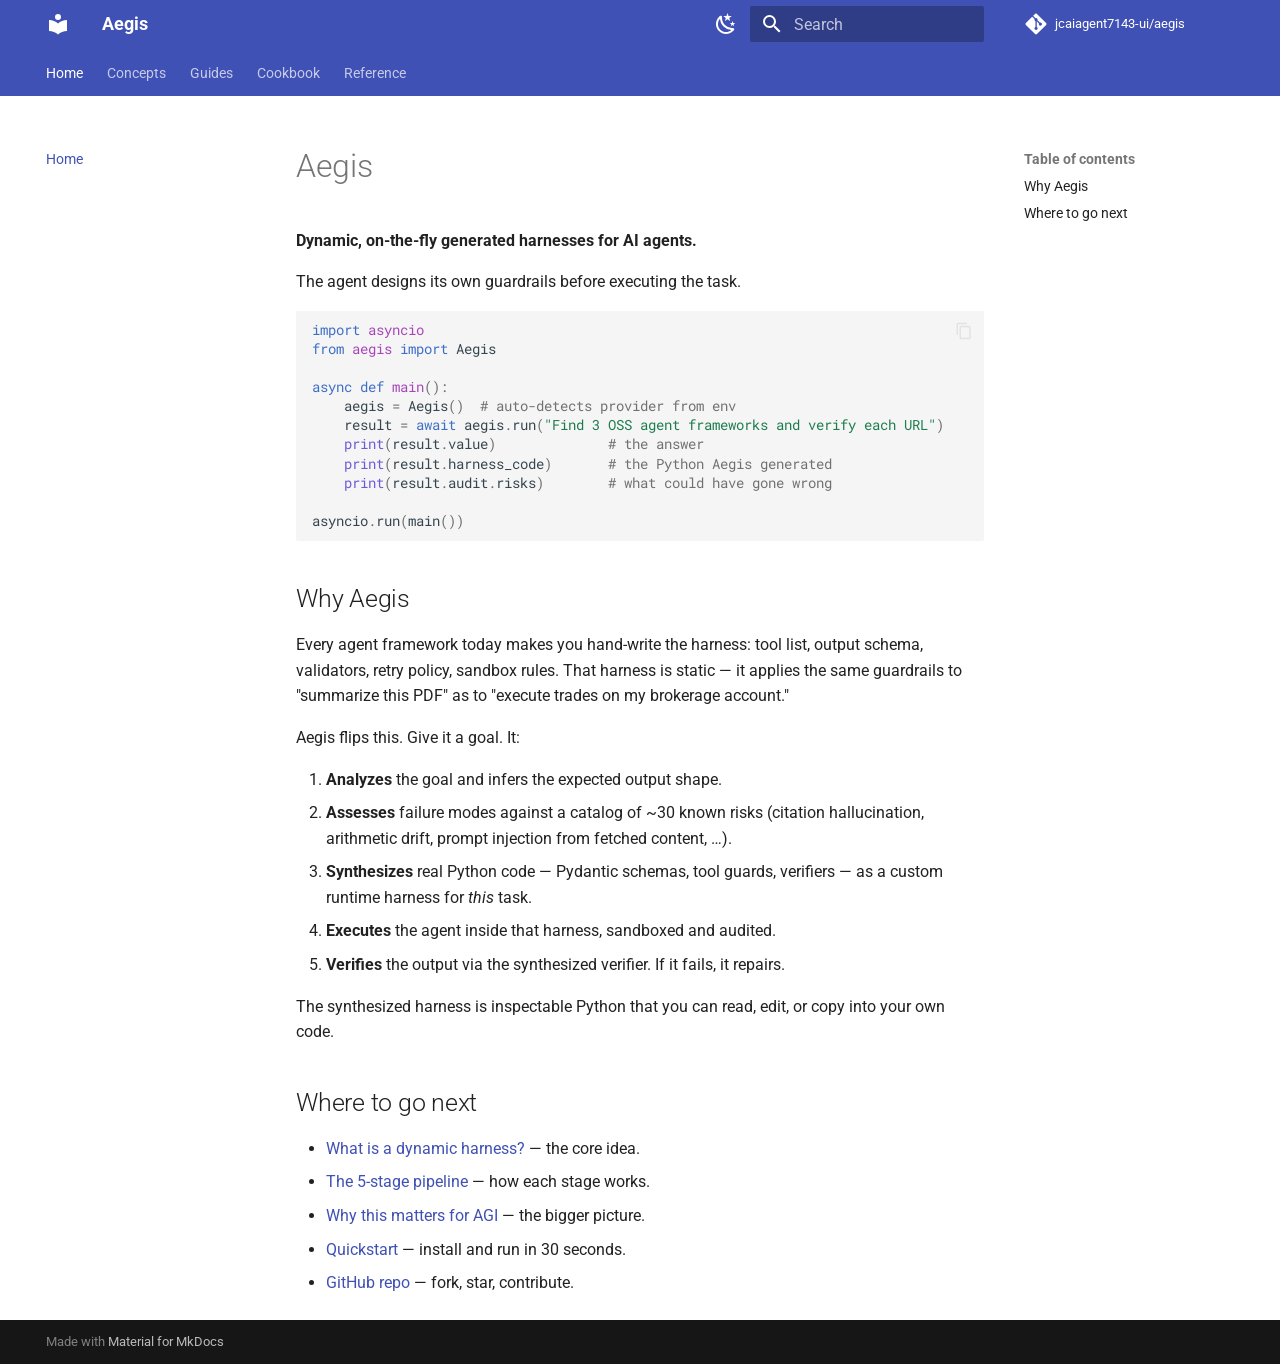
<file: index.html>
<!doctype html>
<html lang="en" class="no-js">
  <head>
    
      <meta charset="utf-8">
      <meta name="viewport" content="width=device-width,initial-scale=1">
      
        <meta name="description" content="Dynamic, on-the-fly generated harnesses for AI agents">
      
      
      
        <link rel="canonical" href="https://jcaiagent7143-ui.github.io/aegis/">
      
      
      
        <link rel="next" href="concepts/what-is-a-dynamic-harness/">
      
      
        
      
      
      <link rel="icon" href="assets/images/favicon.png">
      <meta name="generator" content="mkdocs-1.6.1, mkdocs-material-9.7.6">
    
    
      
        <title>Aegis</title>
      
    
    
      <link rel="stylesheet" href="assets/stylesheets/main.484c7ddc.min.css">
      
        
        <link rel="stylesheet" href="assets/stylesheets/palette.ab4e12ef.min.css">
      
      


    
    
      
    
    
      
        
        
        <link rel="preconnect" href="https://fonts.gstatic.com" crossorigin>
        <link rel="stylesheet" href="https://fonts.googleapis.com/css?family=Roboto:300,300i,400,400i,700,700i%7CRoboto+Mono:400,400i,700,700i&display=fallback">
        <style>:root{--md-text-font:"Roboto";--md-code-font:"Roboto Mono"}</style>
      
    
    
    <script>__md_scope=new URL(".",location),__md_hash=e=>[...e].reduce(((e,_)=>(e<<5)-e+_.charCodeAt(0)),0),__md_get=(e,_=localStorage,t=__md_scope)=>JSON.parse(_.getItem(t.pathname+"."+e)),__md_set=(e,_,t=localStorage,a=__md_scope)=>{try{t.setItem(a.pathname+"."+e,JSON.stringify(_))}catch(e){}}</script>
    
      

    
    
  </head>
  
  
    
    
      
    
    
    
    
    <body dir="ltr" data-md-color-scheme="slate" data-md-color-primary="cyan" data-md-color-accent="deep-purple">
  
    
    <input class="md-toggle" data-md-toggle="drawer" type="checkbox" id="__drawer" autocomplete="off">
    <input class="md-toggle" data-md-toggle="search" type="checkbox" id="__search" autocomplete="off">
    <label class="md-overlay" for="__drawer"></label>
    <div data-md-component="skip">
      
        
        <a href="#aegis" class="md-skip">
          Skip to content
        </a>
      
    </div>
    <div data-md-component="announce">
      
    </div>
    
    
      

<header class="md-header" data-md-component="header">
  <nav class="md-header__inner md-grid" aria-label="Header">
    <a href="." title="Aegis" class="md-header__button md-logo" aria-label="Aegis" data-md-component="logo">
      
  
  <svg xmlns="http://www.w3.org/2000/svg" viewBox="0 0 24 24"><path d="M12 8a3 3 0 0 0 3-3 3 3 0 0 0-3-3 3 3 0 0 0-3 3 3 3 0 0 0 3 3m0 3.54C9.64 9.35 6.5 8 3 8v11c3.5 0 6.64 1.35 9 3.54 2.36-2.19 5.5-3.54 9-3.54V8c-3.5 0-6.64 1.35-9 3.54"/></svg>

    </a>
    <label class="md-header__button md-icon" for="__drawer">
      
      <svg xmlns="http://www.w3.org/2000/svg" viewBox="0 0 24 24"><path d="M3 6h18v2H3zm0 5h18v2H3zm0 5h18v2H3z"/></svg>
    </label>
    <div class="md-header__title" data-md-component="header-title">
      <div class="md-header__ellipsis">
        <div class="md-header__topic">
          <span class="md-ellipsis">
            Aegis
          </span>
        </div>
        <div class="md-header__topic" data-md-component="header-topic">
          <span class="md-ellipsis">
            
              Home
            
          </span>
        </div>
      </div>
    </div>
    
      
        <form class="md-header__option" data-md-component="palette">
  
    
    
    
    <input class="md-option" data-md-color-media="(prefers-color-scheme: dark)" data-md-color-scheme="slate" data-md-color-primary="cyan" data-md-color-accent="deep-purple"  aria-label="Switch to light mode"  type="radio" name="__palette" id="__palette_0">
    
      <label class="md-header__button md-icon" title="Switch to light mode" for="__palette_1" hidden>
        <svg xmlns="http://www.w3.org/2000/svg" viewBox="0 0 24 24"><path d="M12 7a5 5 0 0 1 5 5 5 5 0 0 1-5 5 5 5 0 0 1-5-5 5 5 0 0 1 5-5m0 2a3 3 0 0 0-3 3 3 3 0 0 0 3 3 3 3 0 0 0 3-3 3 3 0 0 0-3-3m0-7 2.39 3.42C13.65 5.15 12.84 5 12 5s-1.65.15-2.39.42zM3.34 7l4.16-.35A7.2 7.2 0 0 0 5.94 8.5c-.44.74-.69 1.5-.83 2.29zm.02 10 1.76-3.77a7.131 7.131 0 0 0 2.38 4.14zM20.65 7l-1.77 3.79a7.02 7.02 0 0 0-2.38-4.15zm-.01 10-4.14.36c.59-.51 1.12-1.14 1.54-1.86.42-.73.69-1.5.83-2.29zM12 22l-2.41-3.44c.74.27 1.55.44 2.41.44.82 0 1.63-.17 2.37-.44z"/></svg>
      </label>
    
  
    
    
    
    <input class="md-option" data-md-color-media="(prefers-color-scheme: light)" data-md-color-scheme="default" data-md-color-primary="indigo" data-md-color-accent="deep-purple"  aria-label="Switch to dark mode"  type="radio" name="__palette" id="__palette_1">
    
      <label class="md-header__button md-icon" title="Switch to dark mode" for="__palette_0" hidden>
        <svg xmlns="http://www.w3.org/2000/svg" viewBox="0 0 24 24"><path d="m17.75 4.09-2.53 1.94.91 3.06-2.63-1.81-2.63 1.81.91-3.06-2.53-1.94L12.44 4l1.06-3 1.06 3zm3.5 6.91-1.64 1.25.59 1.98-1.7-1.17-1.7 1.17.59-1.98L15.75 11l2.06-.05L18.5 9l.69 1.95zm-2.28 4.95c.83-.08 1.72 1.1 1.19 1.85-.32.45-.66.87-1.08 1.27C15.17 23 8.84 23 4.94 19.07c-3.91-3.9-3.91-10.24 0-14.14.4-.4.82-.76 1.27-1.08.75-.53 1.93.36 1.85 1.19-.27 2.86.69 5.83 2.89 8.02a9.96 9.96 0 0 0 8.02 2.89m-1.64 2.02a12.08 12.08 0 0 1-7.8-3.47c-2.17-2.19-3.33-5-3.49-7.82-2.81 3.14-2.7 7.96.31 10.98 3.02 3.01 7.84 3.12 10.98.31"/></svg>
      </label>
    
  
</form>
      
    
    
      <script>var palette=__md_get("__palette");if(palette&&palette.color){if("(prefers-color-scheme)"===palette.color.media){var media=matchMedia("(prefers-color-scheme: light)"),input=document.querySelector(media.matches?"[data-md-color-media='(prefers-color-scheme: light)']":"[data-md-color-media='(prefers-color-scheme: dark)']");palette.color.media=input.getAttribute("data-md-color-media"),palette.color.scheme=input.getAttribute("data-md-color-scheme"),palette.color.primary=input.getAttribute("data-md-color-primary"),palette.color.accent=input.getAttribute("data-md-color-accent")}for(var[key,value]of Object.entries(palette.color))document.body.setAttribute("data-md-color-"+key,value)}</script>
    
    
    
      
      
        <label class="md-header__button md-icon" for="__search">
          
          <svg xmlns="http://www.w3.org/2000/svg" viewBox="0 0 24 24"><path d="M9.5 3A6.5 6.5 0 0 1 16 9.5c0 1.61-.59 3.09-1.56 4.23l.27.27h.79l5 5-1.5 1.5-5-5v-.79l-.27-.27A6.52 6.52 0 0 1 9.5 16 6.5 6.5 0 0 1 3 9.5 6.5 6.5 0 0 1 9.5 3m0 2C7 5 5 7 5 9.5S7 14 9.5 14 14 12 14 9.5 12 5 9.5 5"/></svg>
        </label>
        <div class="md-search" data-md-component="search" role="dialog">
  <label class="md-search__overlay" for="__search"></label>
  <div class="md-search__inner" role="search">
    <form class="md-search__form" name="search">
      <input type="text" class="md-search__input" name="query" aria-label="Search" placeholder="Search" autocapitalize="off" autocorrect="off" autocomplete="off" spellcheck="false" data-md-component="search-query" required>
      <label class="md-search__icon md-icon" for="__search">
        
        <svg xmlns="http://www.w3.org/2000/svg" viewBox="0 0 24 24"><path d="M9.5 3A6.5 6.5 0 0 1 16 9.5c0 1.61-.59 3.09-1.56 4.23l.27.27h.79l5 5-1.5 1.5-5-5v-.79l-.27-.27A6.52 6.52 0 0 1 9.5 16 6.5 6.5 0 0 1 3 9.5 6.5 6.5 0 0 1 9.5 3m0 2C7 5 5 7 5 9.5S7 14 9.5 14 14 12 14 9.5 12 5 9.5 5"/></svg>
        
        <svg xmlns="http://www.w3.org/2000/svg" viewBox="0 0 24 24"><path d="M20 11v2H8l5.5 5.5-1.42 1.42L4.16 12l7.92-7.92L13.5 5.5 8 11z"/></svg>
      </label>
      <nav class="md-search__options" aria-label="Search">
        
        <button type="reset" class="md-search__icon md-icon" title="Clear" aria-label="Clear" tabindex="-1">
          
          <svg xmlns="http://www.w3.org/2000/svg" viewBox="0 0 24 24"><path d="M19 6.41 17.59 5 12 10.59 6.41 5 5 6.41 10.59 12 5 17.59 6.41 19 12 13.41 17.59 19 19 17.59 13.41 12z"/></svg>
        </button>
      </nav>
      
        <div class="md-search__suggest" data-md-component="search-suggest"></div>
      
    </form>
    <div class="md-search__output">
      <div class="md-search__scrollwrap" tabindex="0" data-md-scrollfix>
        <div class="md-search-result" data-md-component="search-result">
          <div class="md-search-result__meta">
            Initializing search
          </div>
          <ol class="md-search-result__list" role="presentation"></ol>
        </div>
      </div>
    </div>
  </div>
</div>
      
    
    
      <div class="md-header__source">
        <a href="https://github.com/jcaiagent7143-ui/aegis" title="Go to repository" class="md-source" data-md-component="source">
  <div class="md-source__icon md-icon">
    
    <svg xmlns="http://www.w3.org/2000/svg" viewBox="0 0 448 512"><!--! Font Awesome Free 7.1.0 by @fontawesome - https://fontawesome.com License - https://fontawesome.com/license/free (Icons: CC BY 4.0, Fonts: SIL OFL 1.1, Code: MIT License) Copyright 2025 Fonticons, Inc.--><path d="M439.6 236.1 244 40.5c-5.4-5.5-12.8-8.5-20.4-8.5s-15 3-20.4 8.4L162.5 81l51.5 51.5c27.1-9.1 52.7 16.8 43.4 43.7l49.7 49.7c34.2-11.8 61.2 31 35.5 56.7-26.5 26.5-70.2-2.9-56-37.3L240.3 199v121.9c25.3 12.5 22.3 41.8 9.1 55-6.4 6.4-15.2 10.1-24.3 10.1s-17.8-3.6-24.3-10.1c-17.6-17.6-11.1-46.9 11.2-56v-123c-20.8-8.5-24.6-30.7-18.6-45L142.6 101 8.5 235.1C3 240.6 0 247.9 0 255.5s3 15 8.5 20.4l195.6 195.7c5.4 5.4 12.7 8.4 20.4 8.4s15-3 20.4-8.4l194.7-194.7c5.4-5.4 8.4-12.8 8.4-20.4s-3-15-8.4-20.4"/></svg>
  </div>
  <div class="md-source__repository">
    jcaiagent7143-ui/aegis
  </div>
</a>
      </div>
    
  </nav>
  
</header>
    
    <div class="md-container" data-md-component="container">
      
      
        
          
            
<nav class="md-tabs" aria-label="Tabs" data-md-component="tabs">
  <div class="md-grid">
    <ul class="md-tabs__list">
      
        
  
  
  
    
  
  
    <li class="md-tabs__item md-tabs__item--active">
      <a href="." class="md-tabs__link">
        
  
  
    
  
  Home

      </a>
    </li>
  

      
        
  
  
  
  
    
    
      <li class="md-tabs__item">
        <a href="concepts/what-is-a-dynamic-harness/" class="md-tabs__link">
          
  
  
    
  
  Concepts

        </a>
      </li>
    
  

      
        
  
  
  
  
    
    
      <li class="md-tabs__item">
        <a href="guides/quickstart/" class="md-tabs__link">
          
  
  
    
  
  Guides

        </a>
      </li>
    
  

      
        
  
  
  
  
    
    
      <li class="md-tabs__item">
        <a href="cookbook/" class="md-tabs__link">
          
  
  
    
  
  Cookbook

        </a>
      </li>
    
  

      
        
  
  
  
  
    <li class="md-tabs__item">
      <a href="reference/" class="md-tabs__link">
        
  
  
    
  
  Reference

      </a>
    </li>
  

      
    </ul>
  </div>
</nav>
          
        
      
      <main class="md-main" data-md-component="main">
        <div class="md-main__inner md-grid">
          
            
              
              <div class="md-sidebar md-sidebar--primary" data-md-component="sidebar" data-md-type="navigation" >
                <div class="md-sidebar__scrollwrap">
                  <div class="md-sidebar__inner">
                    


  


<nav class="md-nav md-nav--primary md-nav--lifted" aria-label="Navigation" data-md-level="0">
  <label class="md-nav__title" for="__drawer">
    <a href="." title="Aegis" class="md-nav__button md-logo" aria-label="Aegis" data-md-component="logo">
      
  
  <svg xmlns="http://www.w3.org/2000/svg" viewBox="0 0 24 24"><path d="M12 8a3 3 0 0 0 3-3 3 3 0 0 0-3-3 3 3 0 0 0-3 3 3 3 0 0 0 3 3m0 3.54C9.64 9.35 6.5 8 3 8v11c3.5 0 6.64 1.35 9 3.54 2.36-2.19 5.5-3.54 9-3.54V8c-3.5 0-6.64 1.35-9 3.54"/></svg>

    </a>
    Aegis
  </label>
  
    <div class="md-nav__source">
      <a href="https://github.com/jcaiagent7143-ui/aegis" title="Go to repository" class="md-source" data-md-component="source">
  <div class="md-source__icon md-icon">
    
    <svg xmlns="http://www.w3.org/2000/svg" viewBox="0 0 448 512"><!--! Font Awesome Free 7.1.0 by @fontawesome - https://fontawesome.com License - https://fontawesome.com/license/free (Icons: CC BY 4.0, Fonts: SIL OFL 1.1, Code: MIT License) Copyright 2025 Fonticons, Inc.--><path d="M439.6 236.1 244 40.5c-5.4-5.5-12.8-8.5-20.4-8.5s-15 3-20.4 8.4L162.5 81l51.5 51.5c27.1-9.1 52.7 16.8 43.4 43.7l49.7 49.7c34.2-11.8 61.2 31 35.5 56.7-26.5 26.5-70.2-2.9-56-37.3L240.3 199v121.9c25.3 12.5 22.3 41.8 9.1 55-6.4 6.4-15.2 10.1-24.3 10.1s-17.8-3.6-24.3-10.1c-17.6-17.6-11.1-46.9 11.2-56v-123c-20.8-8.5-24.6-30.7-18.6-45L142.6 101 8.5 235.1C3 240.6 0 247.9 0 255.5s3 15 8.5 20.4l195.6 195.7c5.4 5.4 12.7 8.4 20.4 8.4s15-3 20.4-8.4l194.7-194.7c5.4-5.4 8.4-12.8 8.4-20.4s-3-15-8.4-20.4"/></svg>
  </div>
  <div class="md-source__repository">
    jcaiagent7143-ui/aegis
  </div>
</a>
    </div>
  
  <ul class="md-nav__list" data-md-scrollfix>
    
      
      
  
  
    
  
  
  
    <li class="md-nav__item md-nav__item--active">
      
      <input class="md-nav__toggle md-toggle" type="checkbox" id="__toc">
      
      
        
      
      
        <label class="md-nav__link md-nav__link--active" for="__toc">
          
  
  
  <span class="md-ellipsis">
    
  
    Home
  

    
  </span>
  
  

          <span class="md-nav__icon md-icon"></span>
        </label>
      
      <a href="." class="md-nav__link md-nav__link--active">
        
  
  
  <span class="md-ellipsis">
    
  
    Home
  

    
  </span>
  
  

      </a>
      
        

<nav class="md-nav md-nav--secondary" aria-label="Table of contents">
  
  
  
    
  
  
    <label class="md-nav__title" for="__toc">
      <span class="md-nav__icon md-icon"></span>
      Table of contents
    </label>
    <ul class="md-nav__list" data-md-component="toc" data-md-scrollfix>
      
        <li class="md-nav__item">
  <a href="#why-aegis" class="md-nav__link">
    <span class="md-ellipsis">
      
        Why Aegis
      
    </span>
  </a>
  
</li>
      
        <li class="md-nav__item">
  <a href="#where-to-go-next" class="md-nav__link">
    <span class="md-ellipsis">
      
        Where to go next
      
    </span>
  </a>
  
</li>
      
    </ul>
  
</nav>
      
    </li>
  

    
      
      
  
  
  
  
    
    
      
        
      
        
      
        
      
    
    
    
      
      
        
      
    
    
    <li class="md-nav__item md-nav__item--nested">
      
        
        
          
        
        <input class="md-nav__toggle md-toggle md-toggle--indeterminate" type="checkbox" id="__nav_2" >
        
          
          <label class="md-nav__link" for="__nav_2" id="__nav_2_label" tabindex="0">
            
  
  
  <span class="md-ellipsis">
    
  
    Concepts
  

    
  </span>
  
  

            <span class="md-nav__icon md-icon"></span>
          </label>
        
        <nav class="md-nav" data-md-level="1" aria-labelledby="__nav_2_label" aria-expanded="false">
          <label class="md-nav__title" for="__nav_2">
            <span class="md-nav__icon md-icon"></span>
            
  
    Concepts
  

          </label>
          <ul class="md-nav__list" data-md-scrollfix>
            
              
                
  
  
  
  
    <li class="md-nav__item">
      <a href="concepts/what-is-a-dynamic-harness/" class="md-nav__link">
        
  
  
  <span class="md-ellipsis">
    
  
    What is a dynamic harness?
  

    
  </span>
  
  

      </a>
    </li>
  

              
            
              
                
  
  
  
  
    <li class="md-nav__item">
      <a href="concepts/the-5-stage-pipeline/" class="md-nav__link">
        
  
  
  <span class="md-ellipsis">
    
  
    The 5-stage pipeline
  

    
  </span>
  
  

      </a>
    </li>
  

              
            
              
                
  
  
  
  
    <li class="md-nav__item">
      <a href="concepts/why-this-matters-for-agi/" class="md-nav__link">
        
  
  
  <span class="md-ellipsis">
    
  
    Why this matters for AGI
  

    
  </span>
  
  

      </a>
    </li>
  

              
            
          </ul>
        </nav>
      
    </li>
  

    
      
      
  
  
  
  
    
    
      
        
      
        
      
        
      
        
      
        
      
        
      
    
    
    
      
      
        
      
    
    
    <li class="md-nav__item md-nav__item--nested">
      
        
        
          
        
        <input class="md-nav__toggle md-toggle md-toggle--indeterminate" type="checkbox" id="__nav_3" >
        
          
          <label class="md-nav__link" for="__nav_3" id="__nav_3_label" tabindex="0">
            
  
  
  <span class="md-ellipsis">
    
  
    Guides
  

    
  </span>
  
  

            <span class="md-nav__icon md-icon"></span>
          </label>
        
        <nav class="md-nav" data-md-level="1" aria-labelledby="__nav_3_label" aria-expanded="false">
          <label class="md-nav__title" for="__nav_3">
            <span class="md-nav__icon md-icon"></span>
            
  
    Guides
  

          </label>
          <ul class="md-nav__list" data-md-scrollfix>
            
              
                
  
  
  
  
    <li class="md-nav__item">
      <a href="guides/quickstart/" class="md-nav__link">
        
  
  
  <span class="md-ellipsis">
    
  
    Quickstart
  

    
  </span>
  
  

      </a>
    </li>
  

              
            
              
                
  
  
  
  
    <li class="md-nav__item">
      <a href="guides/use-with-your-ai-coding-tool/" class="md-nav__link">
        
  
  
  <span class="md-ellipsis">
    
  
    Use with your AI coding tool
  

    
  </span>
  
  

      </a>
    </li>
  

              
            
              
                
  
  
  
  
    <li class="md-nav__item">
      <a href="guides/production/" class="md-nav__link">
        
  
  
  <span class="md-ellipsis">
    
  
    Production deployment
  

    
  </span>
  
  

      </a>
    </li>
  

              
            
              
                
  
  
  
  
    <li class="md-nav__item">
      <a href="guides/custom-validators/" class="md-nav__link">
        
  
  
  <span class="md-ellipsis">
    
  
    Custom validators
  

    
  </span>
  
  

      </a>
    </li>
  

              
            
              
                
  
  
  
  
    <li class="md-nav__item">
      <a href="guides/self-hosting-with-ollama/" class="md-nav__link">
        
  
  
  <span class="md-ellipsis">
    
  
    Self-hosting with Ollama
  

    
  </span>
  
  

      </a>
    </li>
  

              
            
              
                
  
  
  
  
    <li class="md-nav__item">
      <a href="guides/adding-tools/" class="md-nav__link">
        
  
  
  <span class="md-ellipsis">
    
  
    Adding tools
  

    
  </span>
  
  

      </a>
    </li>
  

              
            
          </ul>
        </nav>
      
    </li>
  

    
      
      
  
  
  
  
    
    
      
        
          
        
      
    
    
    
      
      
        
      
    
    
    <li class="md-nav__item md-nav__item--nested">
      
        
        
          
        
        <input class="md-nav__toggle md-toggle md-toggle--indeterminate" type="checkbox" id="__nav_4" >
        
          
          <div class="md-nav__link md-nav__container">
            <a href="cookbook/" class="md-nav__link ">
              
  
  
  <span class="md-ellipsis">
    
  
    Cookbook
  

    
  </span>
  
  

            </a>
            
          </div>
        
        <nav class="md-nav" data-md-level="1" aria-labelledby="__nav_4_label" aria-expanded="false">
          <label class="md-nav__title" for="__nav_4">
            <span class="md-nav__icon md-icon"></span>
            
  
    Cookbook
  

          </label>
          <ul class="md-nav__list" data-md-scrollfix>
            
              
            
          </ul>
        </nav>
      
    </li>
  

    
      
      
  
  
  
  
    <li class="md-nav__item">
      <a href="reference/" class="md-nav__link">
        
  
  
  <span class="md-ellipsis">
    
  
    Reference
  

    
  </span>
  
  

      </a>
    </li>
  

    
  </ul>
</nav>
                  </div>
                </div>
              </div>
            
            
              
              <div class="md-sidebar md-sidebar--secondary" data-md-component="sidebar" data-md-type="toc" >
                <div class="md-sidebar__scrollwrap">
                  <div class="md-sidebar__inner">
                    

<nav class="md-nav md-nav--secondary" aria-label="Table of contents">
  
  
  
    
  
  
    <label class="md-nav__title" for="__toc">
      <span class="md-nav__icon md-icon"></span>
      Table of contents
    </label>
    <ul class="md-nav__list" data-md-component="toc" data-md-scrollfix>
      
        <li class="md-nav__item">
  <a href="#why-aegis" class="md-nav__link">
    <span class="md-ellipsis">
      
        Why Aegis
      
    </span>
  </a>
  
</li>
      
        <li class="md-nav__item">
  <a href="#where-to-go-next" class="md-nav__link">
    <span class="md-ellipsis">
      
        Where to go next
      
    </span>
  </a>
  
</li>
      
    </ul>
  
</nav>
                  </div>
                </div>
              </div>
            
          
          
            <div class="md-content" data-md-component="content">
              
              <article class="md-content__inner md-typeset">
                
                  


  
  


<h1 id="aegis">Aegis</h1>
<p><strong>Dynamic, on-the-fly generated harnesses for AI agents.</strong></p>
<p>The agent designs its own guardrails before executing the task.</p>
<div class="highlight"><pre><span></span><code><a id="__codelineno-0-1" name="__codelineno-0-1" href="#__codelineno-0-1"></a><span class="kn">import</span><span class="w"> </span><span class="nn">asyncio</span>
<a id="__codelineno-0-2" name="__codelineno-0-2" href="#__codelineno-0-2"></a><span class="kn">from</span><span class="w"> </span><span class="nn">aegis</span><span class="w"> </span><span class="kn">import</span> <span class="n">Aegis</span>
<a id="__codelineno-0-3" name="__codelineno-0-3" href="#__codelineno-0-3"></a>
<a id="__codelineno-0-4" name="__codelineno-0-4" href="#__codelineno-0-4"></a><span class="k">async</span> <span class="k">def</span><span class="w"> </span><span class="nf">main</span><span class="p">():</span>
<a id="__codelineno-0-5" name="__codelineno-0-5" href="#__codelineno-0-5"></a>    <span class="n">aegis</span> <span class="o">=</span> <span class="n">Aegis</span><span class="p">()</span>  <span class="c1"># auto-detects provider from env</span>
<a id="__codelineno-0-6" name="__codelineno-0-6" href="#__codelineno-0-6"></a>    <span class="n">result</span> <span class="o">=</span> <span class="k">await</span> <span class="n">aegis</span><span class="o">.</span><span class="n">run</span><span class="p">(</span><span class="s2">&quot;Find 3 OSS agent frameworks and verify each URL&quot;</span><span class="p">)</span>
<a id="__codelineno-0-7" name="__codelineno-0-7" href="#__codelineno-0-7"></a>    <span class="nb">print</span><span class="p">(</span><span class="n">result</span><span class="o">.</span><span class="n">value</span><span class="p">)</span>              <span class="c1"># the answer</span>
<a id="__codelineno-0-8" name="__codelineno-0-8" href="#__codelineno-0-8"></a>    <span class="nb">print</span><span class="p">(</span><span class="n">result</span><span class="o">.</span><span class="n">harness_code</span><span class="p">)</span>       <span class="c1"># the Python Aegis generated</span>
<a id="__codelineno-0-9" name="__codelineno-0-9" href="#__codelineno-0-9"></a>    <span class="nb">print</span><span class="p">(</span><span class="n">result</span><span class="o">.</span><span class="n">audit</span><span class="o">.</span><span class="n">risks</span><span class="p">)</span>        <span class="c1"># what could have gone wrong</span>
<a id="__codelineno-0-10" name="__codelineno-0-10" href="#__codelineno-0-10"></a>
<a id="__codelineno-0-11" name="__codelineno-0-11" href="#__codelineno-0-11"></a><span class="n">asyncio</span><span class="o">.</span><span class="n">run</span><span class="p">(</span><span class="n">main</span><span class="p">())</span>
</code></pre></div>
<h2 id="why-aegis">Why Aegis</h2>
<p>Every agent framework today makes you hand-write the harness: tool list, output schema, validators, retry policy, sandbox rules. That harness is static — it applies the same guardrails to "summarize this PDF" as to "execute trades on my brokerage account."</p>
<p>Aegis flips this. Give it a goal. It:</p>
<ol>
<li><strong>Analyzes</strong> the goal and infers the expected output shape.</li>
<li><strong>Assesses</strong> failure modes against a catalog of ~30 known risks (citation hallucination, arithmetic drift, prompt injection from fetched content, …).</li>
<li><strong>Synthesizes</strong> real Python code — Pydantic schemas, tool guards, verifiers — as a custom runtime harness for <em>this</em> task.</li>
<li><strong>Executes</strong> the agent inside that harness, sandboxed and audited.</li>
<li><strong>Verifies</strong> the output via the synthesized verifier. If it fails, it repairs.</li>
</ol>
<p>The synthesized harness is inspectable Python that you can read, edit, or copy into your own code.</p>
<h2 id="where-to-go-next">Where to go next</h2>
<ul>
<li><a href="concepts/what-is-a-dynamic-harness/">What is a dynamic harness?</a> — the core idea.</li>
<li><a href="concepts/the-5-stage-pipeline/">The 5-stage pipeline</a> — how each stage works.</li>
<li><a href="concepts/why-this-matters-for-agi/">Why this matters for AGI</a> — the bigger picture.</li>
<li><a href="guides/quickstart/">Quickstart</a> — install and run in 30 seconds.</li>
<li><a href="https://github.com/jcaiagent7143-ui/aegis">GitHub repo</a> — fork, star, contribute.</li>
</ul>












                
              </article>
            </div>
          
          
<script>var target=document.getElementById(location.hash.slice(1));target&&target.name&&(target.checked=target.name.startsWith("__tabbed_"))</script>
        </div>
        
          <button type="button" class="md-top md-icon" data-md-component="top" hidden>
  
  <svg xmlns="http://www.w3.org/2000/svg" viewBox="0 0 24 24"><path d="M13 20h-2V8l-5.5 5.5-1.42-1.42L12 4.16l7.92 7.92-1.42 1.42L13 8z"/></svg>
  Back to top
</button>
        
      </main>
      
        <footer class="md-footer">
  
  <div class="md-footer-meta md-typeset">
    <div class="md-footer-meta__inner md-grid">
      <div class="md-copyright">
  
  
    Made with
    <a href="https://squidfunk.github.io/mkdocs-material/" target="_blank" rel="noopener">
      Material for MkDocs
    </a>
  
</div>
      
    </div>
  </div>
</footer>
      
    </div>
    <div class="md-dialog" data-md-component="dialog">
      <div class="md-dialog__inner md-typeset"></div>
    </div>
    
    
    
      
      
      <script id="__config" type="application/json">{"annotate": null, "base": ".", "features": ["navigation.tabs", "navigation.sections", "navigation.expand", "navigation.top", "navigation.indexes", "content.code.copy", "content.code.annotate", "search.suggest"], "search": "assets/javascripts/workers/search.2c215733.min.js", "tags": null, "translations": {"clipboard.copied": "Copied to clipboard", "clipboard.copy": "Copy to clipboard", "search.result.more.one": "1 more on this page", "search.result.more.other": "# more on this page", "search.result.none": "No matching documents", "search.result.one": "1 matching document", "search.result.other": "# matching documents", "search.result.placeholder": "Type to start searching", "search.result.term.missing": "Missing", "select.version": "Select version"}, "version": null}</script>
    
    
      <script src="assets/javascripts/bundle.79ae519e.min.js"></script>
      
    
  </body>
</html>
</file>
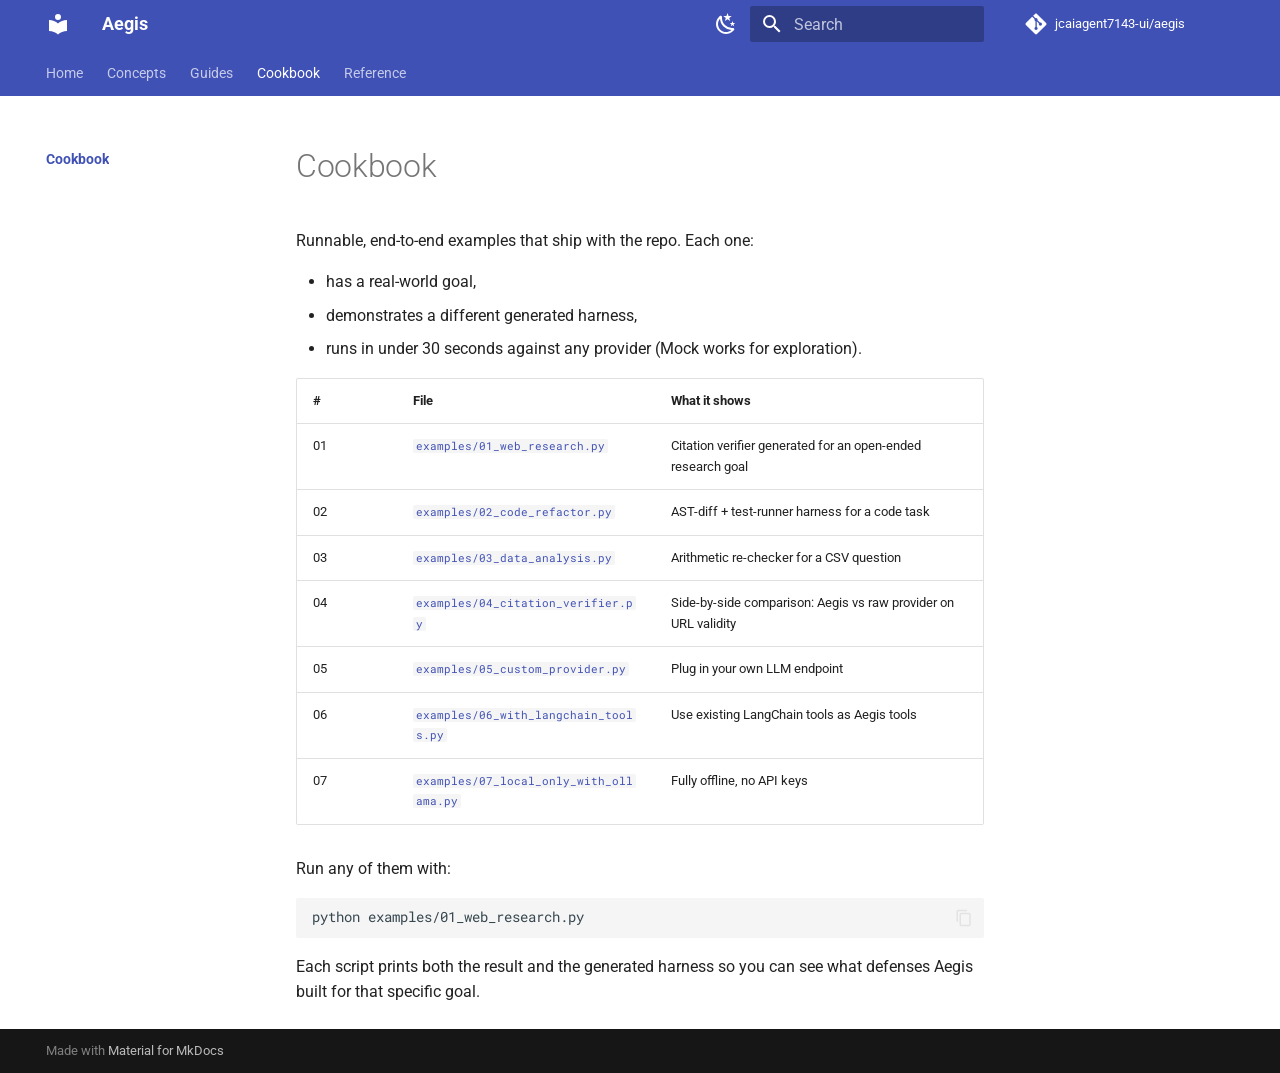
<file: cookbook/index.html>
<!doctype html>
<html lang="en" class="no-js">
  <head>
    
      <meta charset="utf-8">
      <meta name="viewport" content="width=device-width,initial-scale=1">
      
        <meta name="description" content="Dynamic, on-the-fly generated harnesses for AI agents">
      
      
      
        <link rel="canonical" href="https://jcaiagent7143-ui.github.io/aegis/cookbook/">
      
      
        <link rel="prev" href="../guides/adding-tools/">
      
      
        <link rel="next" href="../reference/">
      
      
        
      
      
      <link rel="icon" href="../assets/images/favicon.png">
      <meta name="generator" content="mkdocs-1.6.1, mkdocs-material-9.7.6">
    
    
      
        <title>Overview - Aegis</title>
      
    
    
      <link rel="stylesheet" href="../assets/stylesheets/main.484c7ddc.min.css">
      
        
        <link rel="stylesheet" href="../assets/stylesheets/palette.ab4e12ef.min.css">
      
      


    
    
      
    
    
      
        
        
        <link rel="preconnect" href="https://fonts.gstatic.com" crossorigin>
        <link rel="stylesheet" href="https://fonts.googleapis.com/css?family=Roboto:300,300i,400,400i,700,700i%7CRoboto+Mono:400,400i,700,700i&display=fallback">
        <style>:root{--md-text-font:"Roboto";--md-code-font:"Roboto Mono"}</style>
      
    
    
    <script>__md_scope=new URL("..",location),__md_hash=e=>[...e].reduce(((e,_)=>(e<<5)-e+_.charCodeAt(0)),0),__md_get=(e,_=localStorage,t=__md_scope)=>JSON.parse(_.getItem(t.pathname+"."+e)),__md_set=(e,_,t=localStorage,a=__md_scope)=>{try{t.setItem(a.pathname+"."+e,JSON.stringify(_))}catch(e){}}</script>
    
      

    
    
  </head>
  
  
    
    
      
    
    
    
    
    <body dir="ltr" data-md-color-scheme="slate" data-md-color-primary="cyan" data-md-color-accent="deep-purple">
  
    
    <input class="md-toggle" data-md-toggle="drawer" type="checkbox" id="__drawer" autocomplete="off">
    <input class="md-toggle" data-md-toggle="search" type="checkbox" id="__search" autocomplete="off">
    <label class="md-overlay" for="__drawer"></label>
    <div data-md-component="skip">
      
        
        <a href="#cookbook" class="md-skip">
          Skip to content
        </a>
      
    </div>
    <div data-md-component="announce">
      
    </div>
    
    
      

<header class="md-header" data-md-component="header">
  <nav class="md-header__inner md-grid" aria-label="Header">
    <a href=".." title="Aegis" class="md-header__button md-logo" aria-label="Aegis" data-md-component="logo">
      
  
  <svg xmlns="http://www.w3.org/2000/svg" viewBox="0 0 24 24"><path d="M12 8a3 3 0 0 0 3-3 3 3 0 0 0-3-3 3 3 0 0 0-3 3 3 3 0 0 0 3 3m0 3.54C9.64 9.35 6.5 8 3 8v11c3.5 0 6.64 1.35 9 3.54 2.36-2.19 5.5-3.54 9-3.54V8c-3.5 0-6.64 1.35-9 3.54"/></svg>

    </a>
    <label class="md-header__button md-icon" for="__drawer">
      
      <svg xmlns="http://www.w3.org/2000/svg" viewBox="0 0 24 24"><path d="M3 6h18v2H3zm0 5h18v2H3zm0 5h18v2H3z"/></svg>
    </label>
    <div class="md-header__title" data-md-component="header-title">
      <div class="md-header__ellipsis">
        <div class="md-header__topic">
          <span class="md-ellipsis">
            Aegis
          </span>
        </div>
        <div class="md-header__topic" data-md-component="header-topic">
          <span class="md-ellipsis">
            
              Overview
            
          </span>
        </div>
      </div>
    </div>
    
      
        <form class="md-header__option" data-md-component="palette">
  
    
    
    
    <input class="md-option" data-md-color-media="(prefers-color-scheme: dark)" data-md-color-scheme="slate" data-md-color-primary="cyan" data-md-color-accent="deep-purple"  aria-label="Switch to light mode"  type="radio" name="__palette" id="__palette_0">
    
      <label class="md-header__button md-icon" title="Switch to light mode" for="__palette_1" hidden>
        <svg xmlns="http://www.w3.org/2000/svg" viewBox="0 0 24 24"><path d="M12 7a5 5 0 0 1 5 5 5 5 0 0 1-5 5 5 5 0 0 1-5-5 5 5 0 0 1 5-5m0 2a3 3 0 0 0-3 3 3 3 0 0 0 3 3 3 3 0 0 0 3-3 3 3 0 0 0-3-3m0-7 2.39 3.42C13.65 5.15 12.84 5 12 5s-1.65.15-2.39.42zM3.34 7l4.16-.35A7.2 7.2 0 0 0 5.94 8.5c-.44.74-.69 1.5-.83 2.29zm.02 10 1.76-3.77a7.131 7.131 0 0 0 2.38 4.14zM20.65 7l-1.77 3.79a7.02 7.02 0 0 0-2.38-4.15zm-.01 10-4.14.36c.59-.51 1.12-1.14 1.54-1.86.42-.73.69-1.5.83-2.29zM12 22l-2.41-3.44c.74.27 1.55.44 2.41.44.82 0 1.63-.17 2.37-.44z"/></svg>
      </label>
    
  
    
    
    
    <input class="md-option" data-md-color-media="(prefers-color-scheme: light)" data-md-color-scheme="default" data-md-color-primary="indigo" data-md-color-accent="deep-purple"  aria-label="Switch to dark mode"  type="radio" name="__palette" id="__palette_1">
    
      <label class="md-header__button md-icon" title="Switch to dark mode" for="__palette_0" hidden>
        <svg xmlns="http://www.w3.org/2000/svg" viewBox="0 0 24 24"><path d="m17.75 4.09-2.53 1.94.91 3.06-2.63-1.81-2.63 1.81.91-3.06-2.53-1.94L12.44 4l1.06-3 1.06 3zm3.5 6.91-1.64 1.25.59 1.98-1.7-1.17-1.7 1.17.59-1.98L15.75 11l2.06-.05L18.5 9l.69 1.95zm-2.28 4.95c.83-.08 1.72 1.1 1.19 1.85-.32.45-.66.87-1.08 1.27C15.17 23 8.84 23 4.94 19.07c-3.91-3.9-3.91-10.24 0-14.14.4-.4.82-.76 1.27-1.08.75-.53 1.93.36 1.85 1.19-.27 2.86.69 5.83 2.89 8.02a9.96 9.96 0 0 0 8.02 2.89m-1.64 2.02a12.08 12.08 0 0 1-7.8-3.47c-2.17-2.19-3.33-5-3.49-7.82-2.81 3.14-2.7 7.96.31 10.98 3.02 3.01 7.84 3.12 10.98.31"/></svg>
      </label>
    
  
</form>
      
    
    
      <script>var palette=__md_get("__palette");if(palette&&palette.color){if("(prefers-color-scheme)"===palette.color.media){var media=matchMedia("(prefers-color-scheme: light)"),input=document.querySelector(media.matches?"[data-md-color-media='(prefers-color-scheme: light)']":"[data-md-color-media='(prefers-color-scheme: dark)']");palette.color.media=input.getAttribute("data-md-color-media"),palette.color.scheme=input.getAttribute("data-md-color-scheme"),palette.color.primary=input.getAttribute("data-md-color-primary"),palette.color.accent=input.getAttribute("data-md-color-accent")}for(var[key,value]of Object.entries(palette.color))document.body.setAttribute("data-md-color-"+key,value)}</script>
    
    
    
      
      
        <label class="md-header__button md-icon" for="__search">
          
          <svg xmlns="http://www.w3.org/2000/svg" viewBox="0 0 24 24"><path d="M9.5 3A6.5 6.5 0 0 1 16 9.5c0 1.61-.59 3.09-1.56 4.23l.27.27h.79l5 5-1.5 1.5-5-5v-.79l-.27-.27A6.52 6.52 0 0 1 9.5 16 6.5 6.5 0 0 1 3 9.5 6.5 6.5 0 0 1 9.5 3m0 2C7 5 5 7 5 9.5S7 14 9.5 14 14 12 14 9.5 12 5 9.5 5"/></svg>
        </label>
        <div class="md-search" data-md-component="search" role="dialog">
  <label class="md-search__overlay" for="__search"></label>
  <div class="md-search__inner" role="search">
    <form class="md-search__form" name="search">
      <input type="text" class="md-search__input" name="query" aria-label="Search" placeholder="Search" autocapitalize="off" autocorrect="off" autocomplete="off" spellcheck="false" data-md-component="search-query" required>
      <label class="md-search__icon md-icon" for="__search">
        
        <svg xmlns="http://www.w3.org/2000/svg" viewBox="0 0 24 24"><path d="M9.5 3A6.5 6.5 0 0 1 16 9.5c0 1.61-.59 3.09-1.56 4.23l.27.27h.79l5 5-1.5 1.5-5-5v-.79l-.27-.27A6.52 6.52 0 0 1 9.5 16 6.5 6.5 0 0 1 3 9.5 6.5 6.5 0 0 1 9.5 3m0 2C7 5 5 7 5 9.5S7 14 9.5 14 14 12 14 9.5 12 5 9.5 5"/></svg>
        
        <svg xmlns="http://www.w3.org/2000/svg" viewBox="0 0 24 24"><path d="M20 11v2H8l5.5 5.5-1.42 1.42L4.16 12l7.92-7.92L13.5 5.5 8 11z"/></svg>
      </label>
      <nav class="md-search__options" aria-label="Search">
        
        <button type="reset" class="md-search__icon md-icon" title="Clear" aria-label="Clear" tabindex="-1">
          
          <svg xmlns="http://www.w3.org/2000/svg" viewBox="0 0 24 24"><path d="M19 6.41 17.59 5 12 10.59 6.41 5 5 6.41 10.59 12 5 17.59 6.41 19 12 13.41 17.59 19 19 17.59 13.41 12z"/></svg>
        </button>
      </nav>
      
        <div class="md-search__suggest" data-md-component="search-suggest"></div>
      
    </form>
    <div class="md-search__output">
      <div class="md-search__scrollwrap" tabindex="0" data-md-scrollfix>
        <div class="md-search-result" data-md-component="search-result">
          <div class="md-search-result__meta">
            Initializing search
          </div>
          <ol class="md-search-result__list" role="presentation"></ol>
        </div>
      </div>
    </div>
  </div>
</div>
      
    
    
      <div class="md-header__source">
        <a href="https://github.com/jcaiagent7143-ui/aegis" title="Go to repository" class="md-source" data-md-component="source">
  <div class="md-source__icon md-icon">
    
    <svg xmlns="http://www.w3.org/2000/svg" viewBox="0 0 448 512"><!--! Font Awesome Free 7.1.0 by @fontawesome - https://fontawesome.com License - https://fontawesome.com/license/free (Icons: CC BY 4.0, Fonts: SIL OFL 1.1, Code: MIT License) Copyright 2025 Fonticons, Inc.--><path d="M439.6 236.1 244 40.5c-5.4-5.5-12.8-8.5-20.4-8.5s-15 3-20.4 8.4L162.5 81l51.5 51.5c27.1-9.1 52.7 16.8 43.4 43.7l49.7 49.7c34.2-11.8 61.2 31 35.5 56.7-26.5 26.5-70.2-2.9-56-37.3L240.3 199v121.9c25.3 12.5 22.3 41.8 9.1 55-6.4 6.4-15.2 10.1-24.3 10.1s-17.8-3.6-24.3-10.1c-17.6-17.6-11.1-46.9 11.2-56v-123c-20.8-8.5-24.6-30.7-18.6-45L142.6 101 8.5 235.1C3 240.6 0 247.9 0 255.5s3 15 8.5 20.4l195.6 195.7c5.4 5.4 12.7 8.4 20.4 8.4s15-3 20.4-8.4l194.7-194.7c5.4-5.4 8.4-12.8 8.4-20.4s-3-15-8.4-20.4"/></svg>
  </div>
  <div class="md-source__repository">
    jcaiagent7143-ui/aegis
  </div>
</a>
      </div>
    
  </nav>
  
</header>
    
    <div class="md-container" data-md-component="container">
      
      
        
          
            
<nav class="md-tabs" aria-label="Tabs" data-md-component="tabs">
  <div class="md-grid">
    <ul class="md-tabs__list">
      
        
  
  
  
  
    <li class="md-tabs__item">
      <a href=".." class="md-tabs__link">
        
  
  
    
  
  Home

      </a>
    </li>
  

      
        
  
  
  
  
    
    
      <li class="md-tabs__item">
        <a href="../concepts/what-is-a-dynamic-harness/" class="md-tabs__link">
          
  
  
    
  
  Concepts

        </a>
      </li>
    
  

      
        
  
  
  
  
    
    
      <li class="md-tabs__item">
        <a href="../guides/quickstart/" class="md-tabs__link">
          
  
  
    
  
  Guides

        </a>
      </li>
    
  

      
        
  
  
  
    
  
  
    
    
      <li class="md-tabs__item md-tabs__item--active">
        <a href="./" class="md-tabs__link">
          
  
  
    
  
  Cookbook

        </a>
      </li>
    
  

      
        
  
  
  
  
    <li class="md-tabs__item">
      <a href="../reference/" class="md-tabs__link">
        
  
  
    
  
  Reference

      </a>
    </li>
  

      
    </ul>
  </div>
</nav>
          
        
      
      <main class="md-main" data-md-component="main">
        <div class="md-main__inner md-grid">
          
            
              
              <div class="md-sidebar md-sidebar--primary" data-md-component="sidebar" data-md-type="navigation" >
                <div class="md-sidebar__scrollwrap">
                  <div class="md-sidebar__inner">
                    


  


<nav class="md-nav md-nav--primary md-nav--lifted" aria-label="Navigation" data-md-level="0">
  <label class="md-nav__title" for="__drawer">
    <a href=".." title="Aegis" class="md-nav__button md-logo" aria-label="Aegis" data-md-component="logo">
      
  
  <svg xmlns="http://www.w3.org/2000/svg" viewBox="0 0 24 24"><path d="M12 8a3 3 0 0 0 3-3 3 3 0 0 0-3-3 3 3 0 0 0-3 3 3 3 0 0 0 3 3m0 3.54C9.64 9.35 6.5 8 3 8v11c3.5 0 6.64 1.35 9 3.54 2.36-2.19 5.5-3.54 9-3.54V8c-3.5 0-6.64 1.35-9 3.54"/></svg>

    </a>
    Aegis
  </label>
  
    <div class="md-nav__source">
      <a href="https://github.com/jcaiagent7143-ui/aegis" title="Go to repository" class="md-source" data-md-component="source">
  <div class="md-source__icon md-icon">
    
    <svg xmlns="http://www.w3.org/2000/svg" viewBox="0 0 448 512"><!--! Font Awesome Free 7.1.0 by @fontawesome - https://fontawesome.com License - https://fontawesome.com/license/free (Icons: CC BY 4.0, Fonts: SIL OFL 1.1, Code: MIT License) Copyright 2025 Fonticons, Inc.--><path d="M439.6 236.1 244 40.5c-5.4-5.5-12.8-8.5-20.4-8.5s-15 3-20.4 8.4L162.5 81l51.5 51.5c27.1-9.1 52.7 16.8 43.4 43.7l49.7 49.7c34.2-11.8 61.2 31 35.5 56.7-26.5 26.5-70.2-2.9-56-37.3L240.3 199v121.9c25.3 12.5 22.3 41.8 9.1 55-6.4 6.4-15.2 10.1-24.3 10.1s-17.8-3.6-24.3-10.1c-17.6-17.6-11.1-46.9 11.2-56v-123c-20.8-8.5-24.6-30.7-18.6-45L142.6 101 8.5 235.1C3 240.6 0 247.9 0 255.5s3 15 8.5 20.4l195.6 195.7c5.4 5.4 12.7 8.4 20.4 8.4s15-3 20.4-8.4l194.7-194.7c5.4-5.4 8.4-12.8 8.4-20.4s-3-15-8.4-20.4"/></svg>
  </div>
  <div class="md-source__repository">
    jcaiagent7143-ui/aegis
  </div>
</a>
    </div>
  
  <ul class="md-nav__list" data-md-scrollfix>
    
      
      
  
  
  
  
    <li class="md-nav__item">
      <a href=".." class="md-nav__link">
        
  
  
  <span class="md-ellipsis">
    
  
    Home
  

    
  </span>
  
  

      </a>
    </li>
  

    
      
      
  
  
  
  
    
    
      
        
      
        
      
        
      
    
    
    
      
      
        
      
    
    
    <li class="md-nav__item md-nav__item--nested">
      
        
        
          
        
        <input class="md-nav__toggle md-toggle md-toggle--indeterminate" type="checkbox" id="__nav_2" >
        
          
          <label class="md-nav__link" for="__nav_2" id="__nav_2_label" tabindex="0">
            
  
  
  <span class="md-ellipsis">
    
  
    Concepts
  

    
  </span>
  
  

            <span class="md-nav__icon md-icon"></span>
          </label>
        
        <nav class="md-nav" data-md-level="1" aria-labelledby="__nav_2_label" aria-expanded="false">
          <label class="md-nav__title" for="__nav_2">
            <span class="md-nav__icon md-icon"></span>
            
  
    Concepts
  

          </label>
          <ul class="md-nav__list" data-md-scrollfix>
            
              
                
  
  
  
  
    <li class="md-nav__item">
      <a href="../concepts/what-is-a-dynamic-harness/" class="md-nav__link">
        
  
  
  <span class="md-ellipsis">
    
  
    What is a dynamic harness?
  

    
  </span>
  
  

      </a>
    </li>
  

              
            
              
                
  
  
  
  
    <li class="md-nav__item">
      <a href="../concepts/the-5-stage-pipeline/" class="md-nav__link">
        
  
  
  <span class="md-ellipsis">
    
  
    The 5-stage pipeline
  

    
  </span>
  
  

      </a>
    </li>
  

              
            
              
                
  
  
  
  
    <li class="md-nav__item">
      <a href="../concepts/why-this-matters-for-agi/" class="md-nav__link">
        
  
  
  <span class="md-ellipsis">
    
  
    Why this matters for AGI
  

    
  </span>
  
  

      </a>
    </li>
  

              
            
          </ul>
        </nav>
      
    </li>
  

    
      
      
  
  
  
  
    
    
      
        
      
        
      
        
      
        
      
        
      
        
      
    
    
    
      
      
        
      
    
    
    <li class="md-nav__item md-nav__item--nested">
      
        
        
          
        
        <input class="md-nav__toggle md-toggle md-toggle--indeterminate" type="checkbox" id="__nav_3" >
        
          
          <label class="md-nav__link" for="__nav_3" id="__nav_3_label" tabindex="0">
            
  
  
  <span class="md-ellipsis">
    
  
    Guides
  

    
  </span>
  
  

            <span class="md-nav__icon md-icon"></span>
          </label>
        
        <nav class="md-nav" data-md-level="1" aria-labelledby="__nav_3_label" aria-expanded="false">
          <label class="md-nav__title" for="__nav_3">
            <span class="md-nav__icon md-icon"></span>
            
  
    Guides
  

          </label>
          <ul class="md-nav__list" data-md-scrollfix>
            
              
                
  
  
  
  
    <li class="md-nav__item">
      <a href="../guides/quickstart/" class="md-nav__link">
        
  
  
  <span class="md-ellipsis">
    
  
    Quickstart
  

    
  </span>
  
  

      </a>
    </li>
  

              
            
              
                
  
  
  
  
    <li class="md-nav__item">
      <a href="../guides/use-with-your-ai-coding-tool/" class="md-nav__link">
        
  
  
  <span class="md-ellipsis">
    
  
    Use with your AI coding tool
  

    
  </span>
  
  

      </a>
    </li>
  

              
            
              
                
  
  
  
  
    <li class="md-nav__item">
      <a href="../guides/production/" class="md-nav__link">
        
  
  
  <span class="md-ellipsis">
    
  
    Production deployment
  

    
  </span>
  
  

      </a>
    </li>
  

              
            
              
                
  
  
  
  
    <li class="md-nav__item">
      <a href="../guides/custom-validators/" class="md-nav__link">
        
  
  
  <span class="md-ellipsis">
    
  
    Custom validators
  

    
  </span>
  
  

      </a>
    </li>
  

              
            
              
                
  
  
  
  
    <li class="md-nav__item">
      <a href="../guides/self-hosting-with-ollama/" class="md-nav__link">
        
  
  
  <span class="md-ellipsis">
    
  
    Self-hosting with Ollama
  

    
  </span>
  
  

      </a>
    </li>
  

              
            
              
                
  
  
  
  
    <li class="md-nav__item">
      <a href="../guides/adding-tools/" class="md-nav__link">
        
  
  
  <span class="md-ellipsis">
    
  
    Adding tools
  

    
  </span>
  
  

      </a>
    </li>
  

              
            
          </ul>
        </nav>
      
    </li>
  

    
      
      
  
  
    
  
  
  
    
    
      
        
          
        
      
    
    
    
      
        
        
      
      
        
      
    
    
    <li class="md-nav__item md-nav__item--active md-nav__item--section md-nav__item--nested">
      
        
        
        <input class="md-nav__toggle md-toggle " type="checkbox" id="__nav_4" checked>
        
          
          <div class="md-nav__link md-nav__container">
            <a href="./" class="md-nav__link md-nav__link--active">
              
  
  
  <span class="md-ellipsis">
    
  
    Cookbook
  

    
  </span>
  
  

            </a>
            
          </div>
        
        <nav class="md-nav" data-md-level="1" aria-labelledby="__nav_4_label" aria-expanded="true">
          <label class="md-nav__title" for="__nav_4">
            <span class="md-nav__icon md-icon"></span>
            
  
    Cookbook
  

          </label>
          <ul class="md-nav__list" data-md-scrollfix>
            
              
            
          </ul>
        </nav>
      
    </li>
  

    
      
      
  
  
  
  
    <li class="md-nav__item">
      <a href="../reference/" class="md-nav__link">
        
  
  
  <span class="md-ellipsis">
    
  
    Reference
  

    
  </span>
  
  

      </a>
    </li>
  

    
  </ul>
</nav>
                  </div>
                </div>
              </div>
            
            
              
              <div class="md-sidebar md-sidebar--secondary" data-md-component="sidebar" data-md-type="toc" >
                <div class="md-sidebar__scrollwrap">
                  <div class="md-sidebar__inner">
                    

<nav class="md-nav md-nav--secondary" aria-label="Table of contents">
  
  
  
    
  
  
</nav>
                  </div>
                </div>
              </div>
            
          
          
            <div class="md-content" data-md-component="content">
              
              <article class="md-content__inner md-typeset">
                
                  


  
  


<h1 id="cookbook">Cookbook</h1>
<p>Runnable, end-to-end examples that ship with the repo. Each one:</p>
<ul>
<li>has a real-world goal,</li>
<li>demonstrates a different generated harness,</li>
<li>runs in under 30 seconds against any provider (Mock works for exploration).</li>
</ul>
<table>
<thead>
<tr>
<th>#</th>
<th>File</th>
<th>What it shows</th>
</tr>
</thead>
<tbody>
<tr>
<td>01</td>
<td><a href="https://github.com/jcaiagent7143-ui/aegis/blob/main/examples/01_web_research.py"><code>examples/01_web_research.py</code></a></td>
<td>Citation verifier generated for an open-ended research goal</td>
</tr>
<tr>
<td>02</td>
<td><a href="https://github.com/jcaiagent7143-ui/aegis/blob/main/examples/02_code_refactor.py"><code>examples/02_code_refactor.py</code></a></td>
<td>AST-diff + test-runner harness for a code task</td>
</tr>
<tr>
<td>03</td>
<td><a href="https://github.com/jcaiagent7143-ui/aegis/blob/main/examples/03_data_analysis.py"><code>examples/03_data_analysis.py</code></a></td>
<td>Arithmetic re-checker for a CSV question</td>
</tr>
<tr>
<td>04</td>
<td><a href="https://github.com/jcaiagent7143-ui/aegis/blob/main/examples/04_citation_verifier.py"><code>examples/04_citation_verifier.py</code></a></td>
<td>Side-by-side comparison: Aegis vs raw provider on URL validity</td>
</tr>
<tr>
<td>05</td>
<td><a href="https://github.com/jcaiagent7143-ui/aegis/blob/main/examples/05_custom_provider.py"><code>examples/05_custom_provider.py</code></a></td>
<td>Plug in your own LLM endpoint</td>
</tr>
<tr>
<td>06</td>
<td><a href="https://github.com/jcaiagent7143-ui/aegis/blob/main/examples/06_with_langchain_tools.py"><code>examples/06_with_langchain_tools.py</code></a></td>
<td>Use existing LangChain tools as Aegis tools</td>
</tr>
<tr>
<td>07</td>
<td><a href="https://github.com/jcaiagent7143-ui/aegis/blob/main/examples/07_local_only_with_ollama.py"><code>examples/07_local_only_with_ollama.py</code></a></td>
<td>Fully offline, no API keys</td>
</tr>
</tbody>
</table>
<p>Run any of them with:</p>
<div class="highlight"><pre><span></span><code><a id="__codelineno-0-1" name="__codelineno-0-1" href="#__codelineno-0-1"></a>python<span class="w"> </span>examples/01_web_research.py
</code></pre></div>
<p>Each script prints both the result and the generated harness so you can see what defenses Aegis built for that specific goal.</p>












                
              </article>
            </div>
          
          
<script>var target=document.getElementById(location.hash.slice(1));target&&target.name&&(target.checked=target.name.startsWith("__tabbed_"))</script>
        </div>
        
          <button type="button" class="md-top md-icon" data-md-component="top" hidden>
  
  <svg xmlns="http://www.w3.org/2000/svg" viewBox="0 0 24 24"><path d="M13 20h-2V8l-5.5 5.5-1.42-1.42L12 4.16l7.92 7.92-1.42 1.42L13 8z"/></svg>
  Back to top
</button>
        
      </main>
      
        <footer class="md-footer">
  
  <div class="md-footer-meta md-typeset">
    <div class="md-footer-meta__inner md-grid">
      <div class="md-copyright">
  
  
    Made with
    <a href="https://squidfunk.github.io/mkdocs-material/" target="_blank" rel="noopener">
      Material for MkDocs
    </a>
  
</div>
      
    </div>
  </div>
</footer>
      
    </div>
    <div class="md-dialog" data-md-component="dialog">
      <div class="md-dialog__inner md-typeset"></div>
    </div>
    
    
    
      
      
      <script id="__config" type="application/json">{"annotate": null, "base": "..", "features": ["navigation.tabs", "navigation.sections", "navigation.expand", "navigation.top", "navigation.indexes", "content.code.copy", "content.code.annotate", "search.suggest"], "search": "../assets/javascripts/workers/search.2c215733.min.js", "tags": null, "translations": {"clipboard.copied": "Copied to clipboard", "clipboard.copy": "Copy to clipboard", "search.result.more.one": "1 more on this page", "search.result.more.other": "# more on this page", "search.result.none": "No matching documents", "search.result.one": "1 matching document", "search.result.other": "# matching documents", "search.result.placeholder": "Type to start searching", "search.result.term.missing": "Missing", "select.version": "Select version"}, "version": null}</script>
    
    
      <script src="../assets/javascripts/bundle.79ae519e.min.js"></script>
      
    
  </body>
</html>
</file>
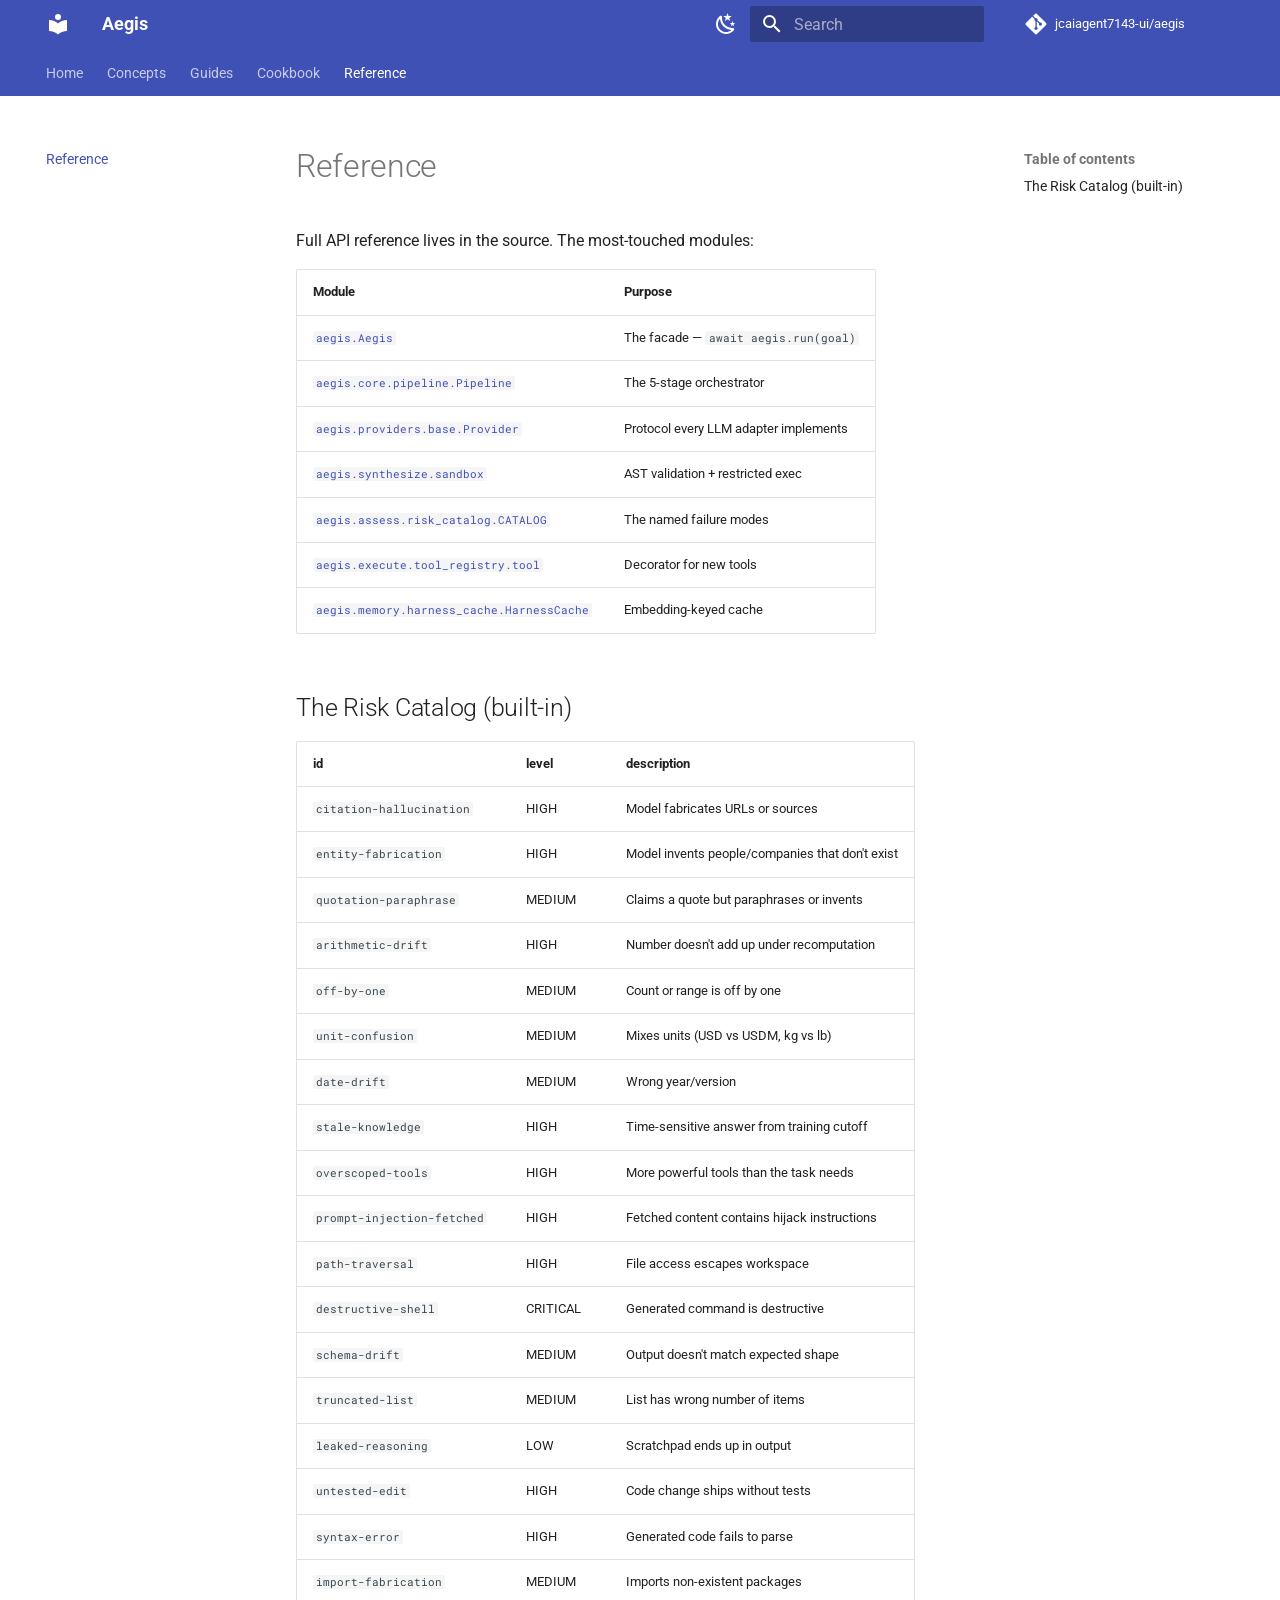
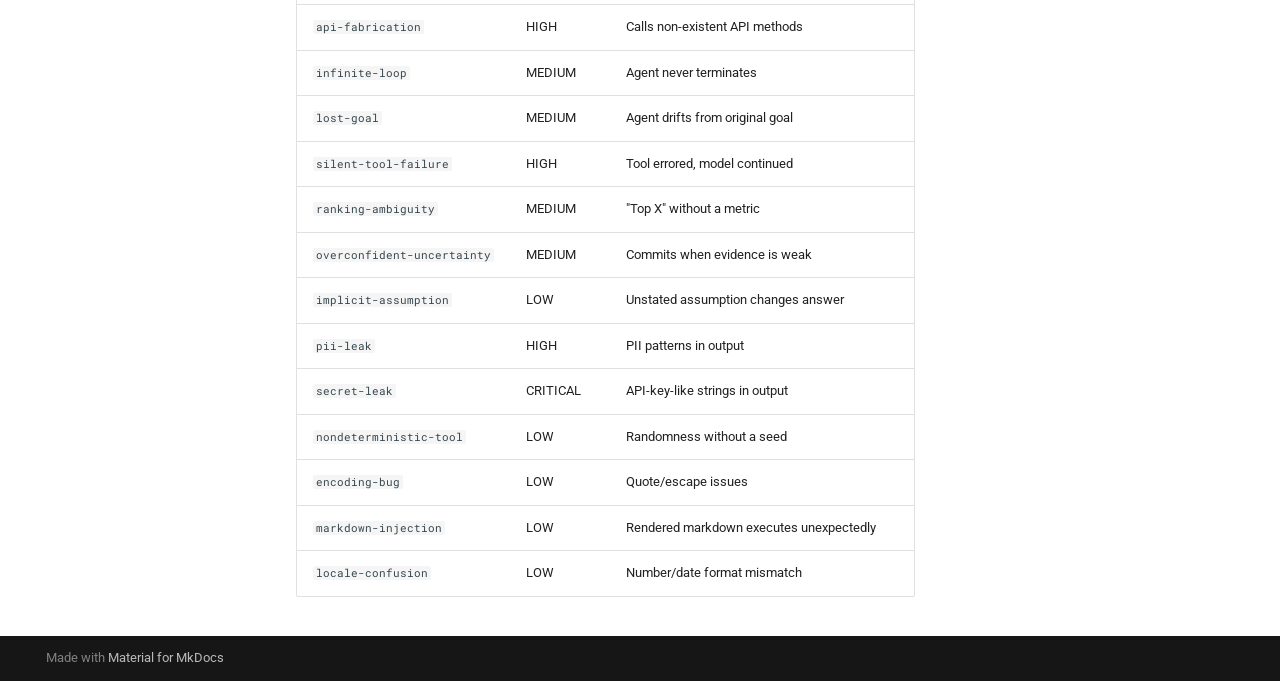
<file: reference/index.html>
<!doctype html>
<html lang="en" class="no-js">
  <head>
    
      <meta charset="utf-8">
      <meta name="viewport" content="width=device-width,initial-scale=1">
      
        <meta name="description" content="Dynamic, on-the-fly generated harnesses for AI agents">
      
      
      
        <link rel="canonical" href="https://jcaiagent7143-ui.github.io/aegis/reference/">
      
      
        <link rel="prev" href="../cookbook/">
      
      
      
        
      
      
      <link rel="icon" href="../assets/images/favicon.png">
      <meta name="generator" content="mkdocs-1.6.1, mkdocs-material-9.7.6">
    
    
      
        <title>Reference - Aegis</title>
      
    
    
      <link rel="stylesheet" href="../assets/stylesheets/main.484c7ddc.min.css">
      
        
        <link rel="stylesheet" href="../assets/stylesheets/palette.ab4e12ef.min.css">
      
      


    
    
      
    
    
      
        
        
        <link rel="preconnect" href="https://fonts.gstatic.com" crossorigin>
        <link rel="stylesheet" href="https://fonts.googleapis.com/css?family=Roboto:300,300i,400,400i,700,700i%7CRoboto+Mono:400,400i,700,700i&display=fallback">
        <style>:root{--md-text-font:"Roboto";--md-code-font:"Roboto Mono"}</style>
      
    
    
    <script>__md_scope=new URL("..",location),__md_hash=e=>[...e].reduce(((e,_)=>(e<<5)-e+_.charCodeAt(0)),0),__md_get=(e,_=localStorage,t=__md_scope)=>JSON.parse(_.getItem(t.pathname+"."+e)),__md_set=(e,_,t=localStorage,a=__md_scope)=>{try{t.setItem(a.pathname+"."+e,JSON.stringify(_))}catch(e){}}</script>
    
      

    
    
  </head>
  
  
    
    
      
    
    
    
    
    <body dir="ltr" data-md-color-scheme="slate" data-md-color-primary="cyan" data-md-color-accent="deep-purple">
  
    
    <input class="md-toggle" data-md-toggle="drawer" type="checkbox" id="__drawer" autocomplete="off">
    <input class="md-toggle" data-md-toggle="search" type="checkbox" id="__search" autocomplete="off">
    <label class="md-overlay" for="__drawer"></label>
    <div data-md-component="skip">
      
        
        <a href="#reference" class="md-skip">
          Skip to content
        </a>
      
    </div>
    <div data-md-component="announce">
      
    </div>
    
    
      

<header class="md-header" data-md-component="header">
  <nav class="md-header__inner md-grid" aria-label="Header">
    <a href=".." title="Aegis" class="md-header__button md-logo" aria-label="Aegis" data-md-component="logo">
      
  
  <svg xmlns="http://www.w3.org/2000/svg" viewBox="0 0 24 24"><path d="M12 8a3 3 0 0 0 3-3 3 3 0 0 0-3-3 3 3 0 0 0-3 3 3 3 0 0 0 3 3m0 3.54C9.64 9.35 6.5 8 3 8v11c3.5 0 6.64 1.35 9 3.54 2.36-2.19 5.5-3.54 9-3.54V8c-3.5 0-6.64 1.35-9 3.54"/></svg>

    </a>
    <label class="md-header__button md-icon" for="__drawer">
      
      <svg xmlns="http://www.w3.org/2000/svg" viewBox="0 0 24 24"><path d="M3 6h18v2H3zm0 5h18v2H3zm0 5h18v2H3z"/></svg>
    </label>
    <div class="md-header__title" data-md-component="header-title">
      <div class="md-header__ellipsis">
        <div class="md-header__topic">
          <span class="md-ellipsis">
            Aegis
          </span>
        </div>
        <div class="md-header__topic" data-md-component="header-topic">
          <span class="md-ellipsis">
            
              Reference
            
          </span>
        </div>
      </div>
    </div>
    
      
        <form class="md-header__option" data-md-component="palette">
  
    
    
    
    <input class="md-option" data-md-color-media="(prefers-color-scheme: dark)" data-md-color-scheme="slate" data-md-color-primary="cyan" data-md-color-accent="deep-purple"  aria-label="Switch to light mode"  type="radio" name="__palette" id="__palette_0">
    
      <label class="md-header__button md-icon" title="Switch to light mode" for="__palette_1" hidden>
        <svg xmlns="http://www.w3.org/2000/svg" viewBox="0 0 24 24"><path d="M12 7a5 5 0 0 1 5 5 5 5 0 0 1-5 5 5 5 0 0 1-5-5 5 5 0 0 1 5-5m0 2a3 3 0 0 0-3 3 3 3 0 0 0 3 3 3 3 0 0 0 3-3 3 3 0 0 0-3-3m0-7 2.39 3.42C13.65 5.15 12.84 5 12 5s-1.65.15-2.39.42zM3.34 7l4.16-.35A7.2 7.2 0 0 0 5.94 8.5c-.44.74-.69 1.5-.83 2.29zm.02 10 1.76-3.77a7.131 7.131 0 0 0 2.38 4.14zM20.65 7l-1.77 3.79a7.02 7.02 0 0 0-2.38-4.15zm-.01 10-4.14.36c.59-.51 1.12-1.14 1.54-1.86.42-.73.69-1.5.83-2.29zM12 22l-2.41-3.44c.74.27 1.55.44 2.41.44.82 0 1.63-.17 2.37-.44z"/></svg>
      </label>
    
  
    
    
    
    <input class="md-option" data-md-color-media="(prefers-color-scheme: light)" data-md-color-scheme="default" data-md-color-primary="indigo" data-md-color-accent="deep-purple"  aria-label="Switch to dark mode"  type="radio" name="__palette" id="__palette_1">
    
      <label class="md-header__button md-icon" title="Switch to dark mode" for="__palette_0" hidden>
        <svg xmlns="http://www.w3.org/2000/svg" viewBox="0 0 24 24"><path d="m17.75 4.09-2.53 1.94.91 3.06-2.63-1.81-2.63 1.81.91-3.06-2.53-1.94L12.44 4l1.06-3 1.06 3zm3.5 6.91-1.64 1.25.59 1.98-1.7-1.17-1.7 1.17.59-1.98L15.75 11l2.06-.05L18.5 9l.69 1.95zm-2.28 4.95c.83-.08 1.72 1.1 1.19 1.85-.32.45-.66.87-1.08 1.27C15.17 23 8.84 23 4.94 19.07c-3.91-3.9-3.91-10.24 0-14.14.4-.4.82-.76 1.27-1.08.75-.53 1.93.36 1.85 1.19-.27 2.86.69 5.83 2.89 8.02a9.96 9.96 0 0 0 8.02 2.89m-1.64 2.02a12.08 12.08 0 0 1-7.8-3.47c-2.17-2.19-3.33-5-3.49-7.82-2.81 3.14-2.7 7.96.31 10.98 3.02 3.01 7.84 3.12 10.98.31"/></svg>
      </label>
    
  
</form>
      
    
    
      <script>var palette=__md_get("__palette");if(palette&&palette.color){if("(prefers-color-scheme)"===palette.color.media){var media=matchMedia("(prefers-color-scheme: light)"),input=document.querySelector(media.matches?"[data-md-color-media='(prefers-color-scheme: light)']":"[data-md-color-media='(prefers-color-scheme: dark)']");palette.color.media=input.getAttribute("data-md-color-media"),palette.color.scheme=input.getAttribute("data-md-color-scheme"),palette.color.primary=input.getAttribute("data-md-color-primary"),palette.color.accent=input.getAttribute("data-md-color-accent")}for(var[key,value]of Object.entries(palette.color))document.body.setAttribute("data-md-color-"+key,value)}</script>
    
    
    
      
      
        <label class="md-header__button md-icon" for="__search">
          
          <svg xmlns="http://www.w3.org/2000/svg" viewBox="0 0 24 24"><path d="M9.5 3A6.5 6.5 0 0 1 16 9.5c0 1.61-.59 3.09-1.56 4.23l.27.27h.79l5 5-1.5 1.5-5-5v-.79l-.27-.27A6.52 6.52 0 0 1 9.5 16 6.5 6.5 0 0 1 3 9.5 6.5 6.5 0 0 1 9.5 3m0 2C7 5 5 7 5 9.5S7 14 9.5 14 14 12 14 9.5 12 5 9.5 5"/></svg>
        </label>
        <div class="md-search" data-md-component="search" role="dialog">
  <label class="md-search__overlay" for="__search"></label>
  <div class="md-search__inner" role="search">
    <form class="md-search__form" name="search">
      <input type="text" class="md-search__input" name="query" aria-label="Search" placeholder="Search" autocapitalize="off" autocorrect="off" autocomplete="off" spellcheck="false" data-md-component="search-query" required>
      <label class="md-search__icon md-icon" for="__search">
        
        <svg xmlns="http://www.w3.org/2000/svg" viewBox="0 0 24 24"><path d="M9.5 3A6.5 6.5 0 0 1 16 9.5c0 1.61-.59 3.09-1.56 4.23l.27.27h.79l5 5-1.5 1.5-5-5v-.79l-.27-.27A6.52 6.52 0 0 1 9.5 16 6.5 6.5 0 0 1 3 9.5 6.5 6.5 0 0 1 9.5 3m0 2C7 5 5 7 5 9.5S7 14 9.5 14 14 12 14 9.5 12 5 9.5 5"/></svg>
        
        <svg xmlns="http://www.w3.org/2000/svg" viewBox="0 0 24 24"><path d="M20 11v2H8l5.5 5.5-1.42 1.42L4.16 12l7.92-7.92L13.5 5.5 8 11z"/></svg>
      </label>
      <nav class="md-search__options" aria-label="Search">
        
        <button type="reset" class="md-search__icon md-icon" title="Clear" aria-label="Clear" tabindex="-1">
          
          <svg xmlns="http://www.w3.org/2000/svg" viewBox="0 0 24 24"><path d="M19 6.41 17.59 5 12 10.59 6.41 5 5 6.41 10.59 12 5 17.59 6.41 19 12 13.41 17.59 19 19 17.59 13.41 12z"/></svg>
        </button>
      </nav>
      
        <div class="md-search__suggest" data-md-component="search-suggest"></div>
      
    </form>
    <div class="md-search__output">
      <div class="md-search__scrollwrap" tabindex="0" data-md-scrollfix>
        <div class="md-search-result" data-md-component="search-result">
          <div class="md-search-result__meta">
            Initializing search
          </div>
          <ol class="md-search-result__list" role="presentation"></ol>
        </div>
      </div>
    </div>
  </div>
</div>
      
    
    
      <div class="md-header__source">
        <a href="https://github.com/jcaiagent7143-ui/aegis" title="Go to repository" class="md-source" data-md-component="source">
  <div class="md-source__icon md-icon">
    
    <svg xmlns="http://www.w3.org/2000/svg" viewBox="0 0 448 512"><!--! Font Awesome Free 7.1.0 by @fontawesome - https://fontawesome.com License - https://fontawesome.com/license/free (Icons: CC BY 4.0, Fonts: SIL OFL 1.1, Code: MIT License) Copyright 2025 Fonticons, Inc.--><path d="M439.6 236.1 244 40.5c-5.4-5.5-12.8-8.5-20.4-8.5s-15 3-20.4 8.4L162.5 81l51.5 51.5c27.1-9.1 52.7 16.8 43.4 43.7l49.7 49.7c34.2-11.8 61.2 31 35.5 56.7-26.5 26.5-70.2-2.9-56-37.3L240.3 199v121.9c25.3 12.5 22.3 41.8 9.1 55-6.4 6.4-15.2 10.1-24.3 10.1s-17.8-3.6-24.3-10.1c-17.6-17.6-11.1-46.9 11.2-56v-123c-20.8-8.5-24.6-30.7-18.6-45L142.6 101 8.5 235.1C3 240.6 0 247.9 0 255.5s3 15 8.5 20.4l195.6 195.7c5.4 5.4 12.7 8.4 20.4 8.4s15-3 20.4-8.4l194.7-194.7c5.4-5.4 8.4-12.8 8.4-20.4s-3-15-8.4-20.4"/></svg>
  </div>
  <div class="md-source__repository">
    jcaiagent7143-ui/aegis
  </div>
</a>
      </div>
    
  </nav>
  
</header>
    
    <div class="md-container" data-md-component="container">
      
      
        
          
            
<nav class="md-tabs" aria-label="Tabs" data-md-component="tabs">
  <div class="md-grid">
    <ul class="md-tabs__list">
      
        
  
  
  
  
    <li class="md-tabs__item">
      <a href=".." class="md-tabs__link">
        
  
  
    
  
  Home

      </a>
    </li>
  

      
        
  
  
  
  
    
    
      <li class="md-tabs__item">
        <a href="../concepts/what-is-a-dynamic-harness/" class="md-tabs__link">
          
  
  
    
  
  Concepts

        </a>
      </li>
    
  

      
        
  
  
  
  
    
    
      <li class="md-tabs__item">
        <a href="../guides/quickstart/" class="md-tabs__link">
          
  
  
    
  
  Guides

        </a>
      </li>
    
  

      
        
  
  
  
  
    
    
      <li class="md-tabs__item">
        <a href="../cookbook/" class="md-tabs__link">
          
  
  
    
  
  Cookbook

        </a>
      </li>
    
  

      
        
  
  
  
    
  
  
    <li class="md-tabs__item md-tabs__item--active">
      <a href="./" class="md-tabs__link">
        
  
  
    
  
  Reference

      </a>
    </li>
  

      
    </ul>
  </div>
</nav>
          
        
      
      <main class="md-main" data-md-component="main">
        <div class="md-main__inner md-grid">
          
            
              
              <div class="md-sidebar md-sidebar--primary" data-md-component="sidebar" data-md-type="navigation" >
                <div class="md-sidebar__scrollwrap">
                  <div class="md-sidebar__inner">
                    


  


<nav class="md-nav md-nav--primary md-nav--lifted" aria-label="Navigation" data-md-level="0">
  <label class="md-nav__title" for="__drawer">
    <a href=".." title="Aegis" class="md-nav__button md-logo" aria-label="Aegis" data-md-component="logo">
      
  
  <svg xmlns="http://www.w3.org/2000/svg" viewBox="0 0 24 24"><path d="M12 8a3 3 0 0 0 3-3 3 3 0 0 0-3-3 3 3 0 0 0-3 3 3 3 0 0 0 3 3m0 3.54C9.64 9.35 6.5 8 3 8v11c3.5 0 6.64 1.35 9 3.54 2.36-2.19 5.5-3.54 9-3.54V8c-3.5 0-6.64 1.35-9 3.54"/></svg>

    </a>
    Aegis
  </label>
  
    <div class="md-nav__source">
      <a href="https://github.com/jcaiagent7143-ui/aegis" title="Go to repository" class="md-source" data-md-component="source">
  <div class="md-source__icon md-icon">
    
    <svg xmlns="http://www.w3.org/2000/svg" viewBox="0 0 448 512"><!--! Font Awesome Free 7.1.0 by @fontawesome - https://fontawesome.com License - https://fontawesome.com/license/free (Icons: CC BY 4.0, Fonts: SIL OFL 1.1, Code: MIT License) Copyright 2025 Fonticons, Inc.--><path d="M439.6 236.1 244 40.5c-5.4-5.5-12.8-8.5-20.4-8.5s-15 3-20.4 8.4L162.5 81l51.5 51.5c27.1-9.1 52.7 16.8 43.4 43.7l49.7 49.7c34.2-11.8 61.2 31 35.5 56.7-26.5 26.5-70.2-2.9-56-37.3L240.3 199v121.9c25.3 12.5 22.3 41.8 9.1 55-6.4 6.4-15.2 10.1-24.3 10.1s-17.8-3.6-24.3-10.1c-17.6-17.6-11.1-46.9 11.2-56v-123c-20.8-8.5-24.6-30.7-18.6-45L142.6 101 8.5 235.1C3 240.6 0 247.9 0 255.5s3 15 8.5 20.4l195.6 195.7c5.4 5.4 12.7 8.4 20.4 8.4s15-3 20.4-8.4l194.7-194.7c5.4-5.4 8.4-12.8 8.4-20.4s-3-15-8.4-20.4"/></svg>
  </div>
  <div class="md-source__repository">
    jcaiagent7143-ui/aegis
  </div>
</a>
    </div>
  
  <ul class="md-nav__list" data-md-scrollfix>
    
      
      
  
  
  
  
    <li class="md-nav__item">
      <a href=".." class="md-nav__link">
        
  
  
  <span class="md-ellipsis">
    
  
    Home
  

    
  </span>
  
  

      </a>
    </li>
  

    
      
      
  
  
  
  
    
    
      
        
      
        
      
        
      
    
    
    
      
      
        
      
    
    
    <li class="md-nav__item md-nav__item--nested">
      
        
        
          
        
        <input class="md-nav__toggle md-toggle md-toggle--indeterminate" type="checkbox" id="__nav_2" >
        
          
          <label class="md-nav__link" for="__nav_2" id="__nav_2_label" tabindex="0">
            
  
  
  <span class="md-ellipsis">
    
  
    Concepts
  

    
  </span>
  
  

            <span class="md-nav__icon md-icon"></span>
          </label>
        
        <nav class="md-nav" data-md-level="1" aria-labelledby="__nav_2_label" aria-expanded="false">
          <label class="md-nav__title" for="__nav_2">
            <span class="md-nav__icon md-icon"></span>
            
  
    Concepts
  

          </label>
          <ul class="md-nav__list" data-md-scrollfix>
            
              
                
  
  
  
  
    <li class="md-nav__item">
      <a href="../concepts/what-is-a-dynamic-harness/" class="md-nav__link">
        
  
  
  <span class="md-ellipsis">
    
  
    What is a dynamic harness?
  

    
  </span>
  
  

      </a>
    </li>
  

              
            
              
                
  
  
  
  
    <li class="md-nav__item">
      <a href="../concepts/the-5-stage-pipeline/" class="md-nav__link">
        
  
  
  <span class="md-ellipsis">
    
  
    The 5-stage pipeline
  

    
  </span>
  
  

      </a>
    </li>
  

              
            
              
                
  
  
  
  
    <li class="md-nav__item">
      <a href="../concepts/why-this-matters-for-agi/" class="md-nav__link">
        
  
  
  <span class="md-ellipsis">
    
  
    Why this matters for AGI
  

    
  </span>
  
  

      </a>
    </li>
  

              
            
          </ul>
        </nav>
      
    </li>
  

    
      
      
  
  
  
  
    
    
      
        
      
        
      
        
      
        
      
        
      
        
      
    
    
    
      
      
        
      
    
    
    <li class="md-nav__item md-nav__item--nested">
      
        
        
          
        
        <input class="md-nav__toggle md-toggle md-toggle--indeterminate" type="checkbox" id="__nav_3" >
        
          
          <label class="md-nav__link" for="__nav_3" id="__nav_3_label" tabindex="0">
            
  
  
  <span class="md-ellipsis">
    
  
    Guides
  

    
  </span>
  
  

            <span class="md-nav__icon md-icon"></span>
          </label>
        
        <nav class="md-nav" data-md-level="1" aria-labelledby="__nav_3_label" aria-expanded="false">
          <label class="md-nav__title" for="__nav_3">
            <span class="md-nav__icon md-icon"></span>
            
  
    Guides
  

          </label>
          <ul class="md-nav__list" data-md-scrollfix>
            
              
                
  
  
  
  
    <li class="md-nav__item">
      <a href="../guides/quickstart/" class="md-nav__link">
        
  
  
  <span class="md-ellipsis">
    
  
    Quickstart
  

    
  </span>
  
  

      </a>
    </li>
  

              
            
              
                
  
  
  
  
    <li class="md-nav__item">
      <a href="../guides/use-with-your-ai-coding-tool/" class="md-nav__link">
        
  
  
  <span class="md-ellipsis">
    
  
    Use with your AI coding tool
  

    
  </span>
  
  

      </a>
    </li>
  

              
            
              
                
  
  
  
  
    <li class="md-nav__item">
      <a href="../guides/production/" class="md-nav__link">
        
  
  
  <span class="md-ellipsis">
    
  
    Production deployment
  

    
  </span>
  
  

      </a>
    </li>
  

              
            
              
                
  
  
  
  
    <li class="md-nav__item">
      <a href="../guides/custom-validators/" class="md-nav__link">
        
  
  
  <span class="md-ellipsis">
    
  
    Custom validators
  

    
  </span>
  
  

      </a>
    </li>
  

              
            
              
                
  
  
  
  
    <li class="md-nav__item">
      <a href="../guides/self-hosting-with-ollama/" class="md-nav__link">
        
  
  
  <span class="md-ellipsis">
    
  
    Self-hosting with Ollama
  

    
  </span>
  
  

      </a>
    </li>
  

              
            
              
                
  
  
  
  
    <li class="md-nav__item">
      <a href="../guides/adding-tools/" class="md-nav__link">
        
  
  
  <span class="md-ellipsis">
    
  
    Adding tools
  

    
  </span>
  
  

      </a>
    </li>
  

              
            
          </ul>
        </nav>
      
    </li>
  

    
      
      
  
  
  
  
    
    
      
        
          
        
      
    
    
    
      
      
        
      
    
    
    <li class="md-nav__item md-nav__item--nested">
      
        
        
          
        
        <input class="md-nav__toggle md-toggle md-toggle--indeterminate" type="checkbox" id="__nav_4" >
        
          
          <div class="md-nav__link md-nav__container">
            <a href="../cookbook/" class="md-nav__link ">
              
  
  
  <span class="md-ellipsis">
    
  
    Cookbook
  

    
  </span>
  
  

            </a>
            
          </div>
        
        <nav class="md-nav" data-md-level="1" aria-labelledby="__nav_4_label" aria-expanded="false">
          <label class="md-nav__title" for="__nav_4">
            <span class="md-nav__icon md-icon"></span>
            
  
    Cookbook
  

          </label>
          <ul class="md-nav__list" data-md-scrollfix>
            
              
            
          </ul>
        </nav>
      
    </li>
  

    
      
      
  
  
    
  
  
  
    <li class="md-nav__item md-nav__item--active">
      
      <input class="md-nav__toggle md-toggle" type="checkbox" id="__toc">
      
      
        
      
      
        <label class="md-nav__link md-nav__link--active" for="__toc">
          
  
  
  <span class="md-ellipsis">
    
  
    Reference
  

    
  </span>
  
  

          <span class="md-nav__icon md-icon"></span>
        </label>
      
      <a href="./" class="md-nav__link md-nav__link--active">
        
  
  
  <span class="md-ellipsis">
    
  
    Reference
  

    
  </span>
  
  

      </a>
      
        

<nav class="md-nav md-nav--secondary" aria-label="Table of contents">
  
  
  
    
  
  
    <label class="md-nav__title" for="__toc">
      <span class="md-nav__icon md-icon"></span>
      Table of contents
    </label>
    <ul class="md-nav__list" data-md-component="toc" data-md-scrollfix>
      
        <li class="md-nav__item">
  <a href="#the-risk-catalog-built-in" class="md-nav__link">
    <span class="md-ellipsis">
      
        The Risk Catalog (built-in)
      
    </span>
  </a>
  
</li>
      
    </ul>
  
</nav>
      
    </li>
  

    
  </ul>
</nav>
                  </div>
                </div>
              </div>
            
            
              
              <div class="md-sidebar md-sidebar--secondary" data-md-component="sidebar" data-md-type="toc" >
                <div class="md-sidebar__scrollwrap">
                  <div class="md-sidebar__inner">
                    

<nav class="md-nav md-nav--secondary" aria-label="Table of contents">
  
  
  
    
  
  
    <label class="md-nav__title" for="__toc">
      <span class="md-nav__icon md-icon"></span>
      Table of contents
    </label>
    <ul class="md-nav__list" data-md-component="toc" data-md-scrollfix>
      
        <li class="md-nav__item">
  <a href="#the-risk-catalog-built-in" class="md-nav__link">
    <span class="md-ellipsis">
      
        The Risk Catalog (built-in)
      
    </span>
  </a>
  
</li>
      
    </ul>
  
</nav>
                  </div>
                </div>
              </div>
            
          
          
            <div class="md-content" data-md-component="content">
              
              <article class="md-content__inner md-typeset">
                
                  


  
  


<h1 id="reference">Reference</h1>
<p>Full API reference lives in the source. The most-touched modules:</p>
<table>
<thead>
<tr>
<th>Module</th>
<th>Purpose</th>
</tr>
</thead>
<tbody>
<tr>
<td><a href="https://github.com/jcaiagent7143-ui/aegis/blob/main/src/aegis/core/aegis.py"><code>aegis.Aegis</code></a></td>
<td>The facade — <code>await aegis.run(goal)</code></td>
</tr>
<tr>
<td><a href="https://github.com/jcaiagent7143-ui/aegis/blob/main/src/aegis/core/pipeline.py"><code>aegis.core.pipeline.Pipeline</code></a></td>
<td>The 5-stage orchestrator</td>
</tr>
<tr>
<td><a href="https://github.com/jcaiagent7143-ui/aegis/blob/main/src/aegis/providers/base.py"><code>aegis.providers.base.Provider</code></a></td>
<td>Protocol every LLM adapter implements</td>
</tr>
<tr>
<td><a href="https://github.com/jcaiagent7143-ui/aegis/blob/main/src/aegis/synthesize/sandbox.py"><code>aegis.synthesize.sandbox</code></a></td>
<td>AST validation + restricted exec</td>
</tr>
<tr>
<td><a href="https://github.com/jcaiagent7143-ui/aegis/blob/main/src/aegis/assess/risk_catalog.py"><code>aegis.assess.risk_catalog.CATALOG</code></a></td>
<td>The named failure modes</td>
</tr>
<tr>
<td><a href="https://github.com/jcaiagent7143-ui/aegis/blob/main/src/aegis/execute/tool_registry.py"><code>aegis.execute.tool_registry.tool</code></a></td>
<td>Decorator for new tools</td>
</tr>
<tr>
<td><a href="https://github.com/jcaiagent7143-ui/aegis/blob/main/src/aegis/memory/harness_cache.py"><code>aegis.memory.harness_cache.HarnessCache</code></a></td>
<td>Embedding-keyed cache</td>
</tr>
</tbody>
</table>
<h2 id="the-risk-catalog-built-in">The Risk Catalog (built-in)</h2>
<table>
<thead>
<tr>
<th>id</th>
<th>level</th>
<th>description</th>
</tr>
</thead>
<tbody>
<tr>
<td><code>citation-hallucination</code></td>
<td>HIGH</td>
<td>Model fabricates URLs or sources</td>
</tr>
<tr>
<td><code>entity-fabrication</code></td>
<td>HIGH</td>
<td>Model invents people/companies that don't exist</td>
</tr>
<tr>
<td><code>quotation-paraphrase</code></td>
<td>MEDIUM</td>
<td>Claims a quote but paraphrases or invents</td>
</tr>
<tr>
<td><code>arithmetic-drift</code></td>
<td>HIGH</td>
<td>Number doesn't add up under recomputation</td>
</tr>
<tr>
<td><code>off-by-one</code></td>
<td>MEDIUM</td>
<td>Count or range is off by one</td>
</tr>
<tr>
<td><code>unit-confusion</code></td>
<td>MEDIUM</td>
<td>Mixes units (USD vs USDM, kg vs lb)</td>
</tr>
<tr>
<td><code>date-drift</code></td>
<td>MEDIUM</td>
<td>Wrong year/version</td>
</tr>
<tr>
<td><code>stale-knowledge</code></td>
<td>HIGH</td>
<td>Time-sensitive answer from training cutoff</td>
</tr>
<tr>
<td><code>overscoped-tools</code></td>
<td>HIGH</td>
<td>More powerful tools than the task needs</td>
</tr>
<tr>
<td><code>prompt-injection-fetched</code></td>
<td>HIGH</td>
<td>Fetched content contains hijack instructions</td>
</tr>
<tr>
<td><code>path-traversal</code></td>
<td>HIGH</td>
<td>File access escapes workspace</td>
</tr>
<tr>
<td><code>destructive-shell</code></td>
<td>CRITICAL</td>
<td>Generated command is destructive</td>
</tr>
<tr>
<td><code>schema-drift</code></td>
<td>MEDIUM</td>
<td>Output doesn't match expected shape</td>
</tr>
<tr>
<td><code>truncated-list</code></td>
<td>MEDIUM</td>
<td>List has wrong number of items</td>
</tr>
<tr>
<td><code>leaked-reasoning</code></td>
<td>LOW</td>
<td>Scratchpad ends up in output</td>
</tr>
<tr>
<td><code>untested-edit</code></td>
<td>HIGH</td>
<td>Code change ships without tests</td>
</tr>
<tr>
<td><code>syntax-error</code></td>
<td>HIGH</td>
<td>Generated code fails to parse</td>
</tr>
<tr>
<td><code>import-fabrication</code></td>
<td>MEDIUM</td>
<td>Imports non-existent packages</td>
</tr>
<tr>
<td><code>api-fabrication</code></td>
<td>HIGH</td>
<td>Calls non-existent API methods</td>
</tr>
<tr>
<td><code>infinite-loop</code></td>
<td>MEDIUM</td>
<td>Agent never terminates</td>
</tr>
<tr>
<td><code>lost-goal</code></td>
<td>MEDIUM</td>
<td>Agent drifts from original goal</td>
</tr>
<tr>
<td><code>silent-tool-failure</code></td>
<td>HIGH</td>
<td>Tool errored, model continued</td>
</tr>
<tr>
<td><code>ranking-ambiguity</code></td>
<td>MEDIUM</td>
<td>"Top X" without a metric</td>
</tr>
<tr>
<td><code>overconfident-uncertainty</code></td>
<td>MEDIUM</td>
<td>Commits when evidence is weak</td>
</tr>
<tr>
<td><code>implicit-assumption</code></td>
<td>LOW</td>
<td>Unstated assumption changes answer</td>
</tr>
<tr>
<td><code>pii-leak</code></td>
<td>HIGH</td>
<td>PII patterns in output</td>
</tr>
<tr>
<td><code>secret-leak</code></td>
<td>CRITICAL</td>
<td>API-key-like strings in output</td>
</tr>
<tr>
<td><code>nondeterministic-tool</code></td>
<td>LOW</td>
<td>Randomness without a seed</td>
</tr>
<tr>
<td><code>encoding-bug</code></td>
<td>LOW</td>
<td>Quote/escape issues</td>
</tr>
<tr>
<td><code>markdown-injection</code></td>
<td>LOW</td>
<td>Rendered markdown executes unexpectedly</td>
</tr>
<tr>
<td><code>locale-confusion</code></td>
<td>LOW</td>
<td>Number/date format mismatch</td>
</tr>
</tbody>
</table>












                
              </article>
            </div>
          
          
<script>var target=document.getElementById(location.hash.slice(1));target&&target.name&&(target.checked=target.name.startsWith("__tabbed_"))</script>
        </div>
        
          <button type="button" class="md-top md-icon" data-md-component="top" hidden>
  
  <svg xmlns="http://www.w3.org/2000/svg" viewBox="0 0 24 24"><path d="M13 20h-2V8l-5.5 5.5-1.42-1.42L12 4.16l7.92 7.92-1.42 1.42L13 8z"/></svg>
  Back to top
</button>
        
      </main>
      
        <footer class="md-footer">
  
  <div class="md-footer-meta md-typeset">
    <div class="md-footer-meta__inner md-grid">
      <div class="md-copyright">
  
  
    Made with
    <a href="https://squidfunk.github.io/mkdocs-material/" target="_blank" rel="noopener">
      Material for MkDocs
    </a>
  
</div>
      
    </div>
  </div>
</footer>
      
    </div>
    <div class="md-dialog" data-md-component="dialog">
      <div class="md-dialog__inner md-typeset"></div>
    </div>
    
    
    
      
      
      <script id="__config" type="application/json">{"annotate": null, "base": "..", "features": ["navigation.tabs", "navigation.sections", "navigation.expand", "navigation.top", "navigation.indexes", "content.code.copy", "content.code.annotate", "search.suggest"], "search": "../assets/javascripts/workers/search.2c215733.min.js", "tags": null, "translations": {"clipboard.copied": "Copied to clipboard", "clipboard.copy": "Copy to clipboard", "search.result.more.one": "1 more on this page", "search.result.more.other": "# more on this page", "search.result.none": "No matching documents", "search.result.one": "1 matching document", "search.result.other": "# matching documents", "search.result.placeholder": "Type to start searching", "search.result.term.missing": "Missing", "select.version": "Select version"}, "version": null}</script>
    
    
      <script src="../assets/javascripts/bundle.79ae519e.min.js"></script>
      
    
  </body>
</html>
</file>
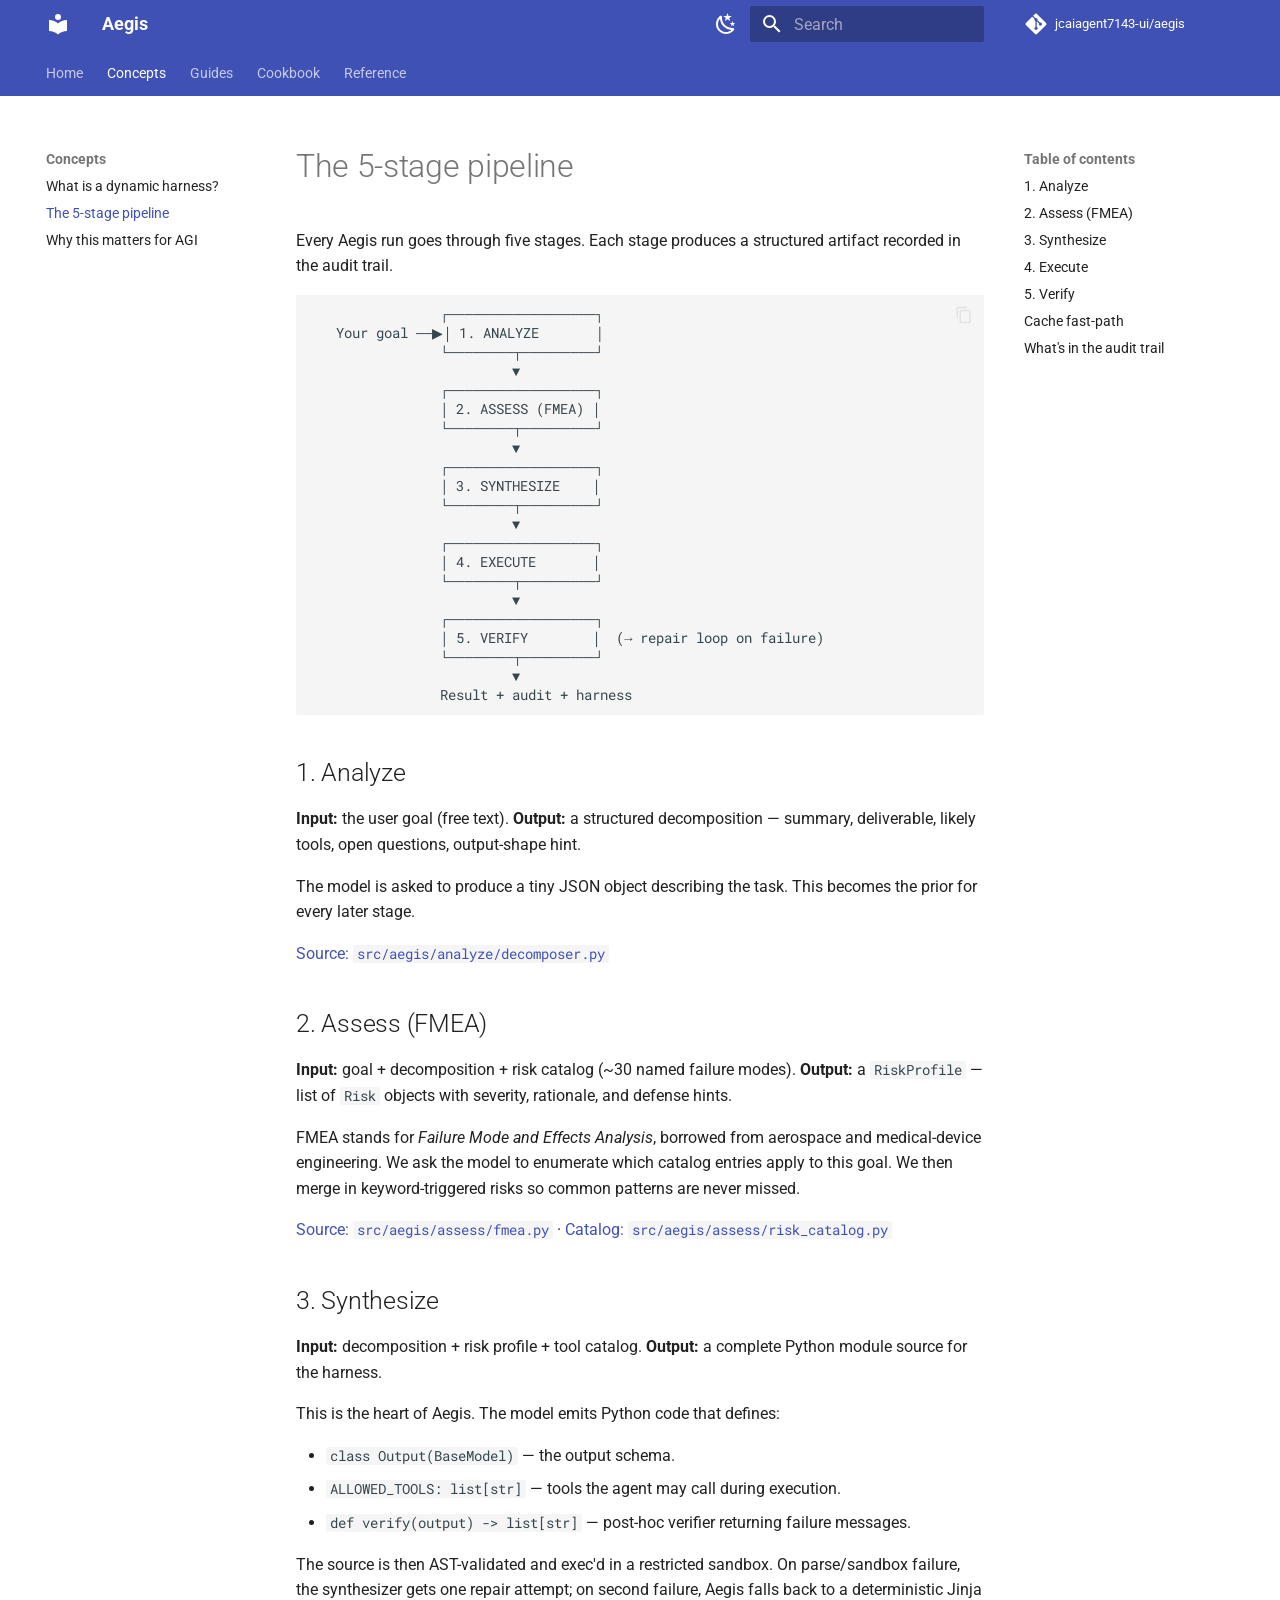
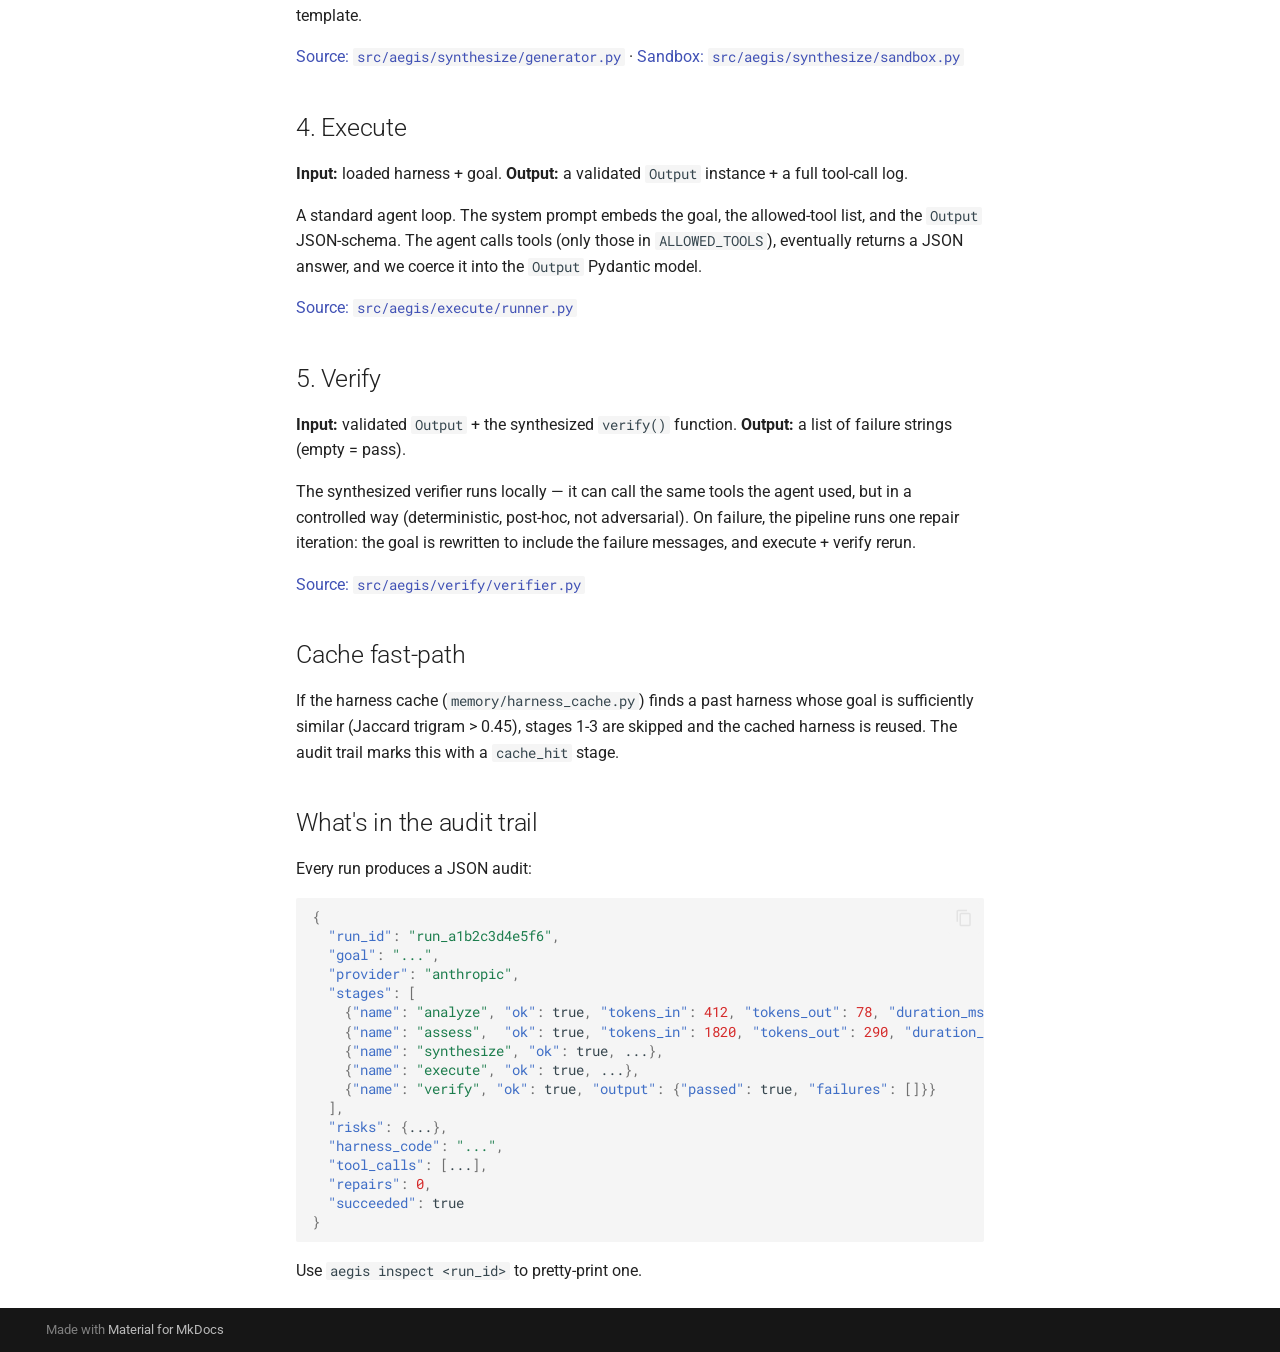
<file: concepts/the-5-stage-pipeline/index.html>
<!doctype html>
<html lang="en" class="no-js">
  <head>
    
      <meta charset="utf-8">
      <meta name="viewport" content="width=device-width,initial-scale=1">
      
        <meta name="description" content="Dynamic, on-the-fly generated harnesses for AI agents">
      
      
      
        <link rel="canonical" href="https://jcaiagent7143-ui.github.io/aegis/concepts/the-5-stage-pipeline/">
      
      
        <link rel="prev" href="../what-is-a-dynamic-harness/">
      
      
        <link rel="next" href="../why-this-matters-for-agi/">
      
      
        
      
      
      <link rel="icon" href="../../assets/images/favicon.png">
      <meta name="generator" content="mkdocs-1.6.1, mkdocs-material-9.7.6">
    
    
      
        <title>The 5-stage pipeline - Aegis</title>
      
    
    
      <link rel="stylesheet" href="../../assets/stylesheets/main.484c7ddc.min.css">
      
        
        <link rel="stylesheet" href="../../assets/stylesheets/palette.ab4e12ef.min.css">
      
      


    
    
      
    
    
      
        
        
        <link rel="preconnect" href="https://fonts.gstatic.com" crossorigin>
        <link rel="stylesheet" href="https://fonts.googleapis.com/css?family=Roboto:300,300i,400,400i,700,700i%7CRoboto+Mono:400,400i,700,700i&display=fallback">
        <style>:root{--md-text-font:"Roboto";--md-code-font:"Roboto Mono"}</style>
      
    
    
    <script>__md_scope=new URL("../..",location),__md_hash=e=>[...e].reduce(((e,_)=>(e<<5)-e+_.charCodeAt(0)),0),__md_get=(e,_=localStorage,t=__md_scope)=>JSON.parse(_.getItem(t.pathname+"."+e)),__md_set=(e,_,t=localStorage,a=__md_scope)=>{try{t.setItem(a.pathname+"."+e,JSON.stringify(_))}catch(e){}}</script>
    
      

    
    
  </head>
  
  
    
    
      
    
    
    
    
    <body dir="ltr" data-md-color-scheme="slate" data-md-color-primary="cyan" data-md-color-accent="deep-purple">
  
    
    <input class="md-toggle" data-md-toggle="drawer" type="checkbox" id="__drawer" autocomplete="off">
    <input class="md-toggle" data-md-toggle="search" type="checkbox" id="__search" autocomplete="off">
    <label class="md-overlay" for="__drawer"></label>
    <div data-md-component="skip">
      
        
        <a href="#the-5-stage-pipeline" class="md-skip">
          Skip to content
        </a>
      
    </div>
    <div data-md-component="announce">
      
    </div>
    
    
      

<header class="md-header" data-md-component="header">
  <nav class="md-header__inner md-grid" aria-label="Header">
    <a href="../.." title="Aegis" class="md-header__button md-logo" aria-label="Aegis" data-md-component="logo">
      
  
  <svg xmlns="http://www.w3.org/2000/svg" viewBox="0 0 24 24"><path d="M12 8a3 3 0 0 0 3-3 3 3 0 0 0-3-3 3 3 0 0 0-3 3 3 3 0 0 0 3 3m0 3.54C9.64 9.35 6.5 8 3 8v11c3.5 0 6.64 1.35 9 3.54 2.36-2.19 5.5-3.54 9-3.54V8c-3.5 0-6.64 1.35-9 3.54"/></svg>

    </a>
    <label class="md-header__button md-icon" for="__drawer">
      
      <svg xmlns="http://www.w3.org/2000/svg" viewBox="0 0 24 24"><path d="M3 6h18v2H3zm0 5h18v2H3zm0 5h18v2H3z"/></svg>
    </label>
    <div class="md-header__title" data-md-component="header-title">
      <div class="md-header__ellipsis">
        <div class="md-header__topic">
          <span class="md-ellipsis">
            Aegis
          </span>
        </div>
        <div class="md-header__topic" data-md-component="header-topic">
          <span class="md-ellipsis">
            
              The 5-stage pipeline
            
          </span>
        </div>
      </div>
    </div>
    
      
        <form class="md-header__option" data-md-component="palette">
  
    
    
    
    <input class="md-option" data-md-color-media="(prefers-color-scheme: dark)" data-md-color-scheme="slate" data-md-color-primary="cyan" data-md-color-accent="deep-purple"  aria-label="Switch to light mode"  type="radio" name="__palette" id="__palette_0">
    
      <label class="md-header__button md-icon" title="Switch to light mode" for="__palette_1" hidden>
        <svg xmlns="http://www.w3.org/2000/svg" viewBox="0 0 24 24"><path d="M12 7a5 5 0 0 1 5 5 5 5 0 0 1-5 5 5 5 0 0 1-5-5 5 5 0 0 1 5-5m0 2a3 3 0 0 0-3 3 3 3 0 0 0 3 3 3 3 0 0 0 3-3 3 3 0 0 0-3-3m0-7 2.39 3.42C13.65 5.15 12.84 5 12 5s-1.65.15-2.39.42zM3.34 7l4.16-.35A7.2 7.2 0 0 0 5.94 8.5c-.44.74-.69 1.5-.83 2.29zm.02 10 1.76-3.77a7.131 7.131 0 0 0 2.38 4.14zM20.65 7l-1.77 3.79a7.02 7.02 0 0 0-2.38-4.15zm-.01 10-4.14.36c.59-.51 1.12-1.14 1.54-1.86.42-.73.69-1.5.83-2.29zM12 22l-2.41-3.44c.74.27 1.55.44 2.41.44.82 0 1.63-.17 2.37-.44z"/></svg>
      </label>
    
  
    
    
    
    <input class="md-option" data-md-color-media="(prefers-color-scheme: light)" data-md-color-scheme="default" data-md-color-primary="indigo" data-md-color-accent="deep-purple"  aria-label="Switch to dark mode"  type="radio" name="__palette" id="__palette_1">
    
      <label class="md-header__button md-icon" title="Switch to dark mode" for="__palette_0" hidden>
        <svg xmlns="http://www.w3.org/2000/svg" viewBox="0 0 24 24"><path d="m17.75 4.09-2.53 1.94.91 3.06-2.63-1.81-2.63 1.81.91-3.06-2.53-1.94L12.44 4l1.06-3 1.06 3zm3.5 6.91-1.64 1.25.59 1.98-1.7-1.17-1.7 1.17.59-1.98L15.75 11l2.06-.05L18.5 9l.69 1.95zm-2.28 4.95c.83-.08 1.72 1.1 1.19 1.85-.32.45-.66.87-1.08 1.27C15.17 23 8.84 23 4.94 19.07c-3.91-3.9-3.91-10.24 0-14.14.4-.4.82-.76 1.27-1.08.75-.53 1.93.36 1.85 1.19-.27 2.86.69 5.83 2.89 8.02a9.96 9.96 0 0 0 8.02 2.89m-1.64 2.02a12.08 12.08 0 0 1-7.8-3.47c-2.17-2.19-3.33-5-3.49-7.82-2.81 3.14-2.7 7.96.31 10.98 3.02 3.01 7.84 3.12 10.98.31"/></svg>
      </label>
    
  
</form>
      
    
    
      <script>var palette=__md_get("__palette");if(palette&&palette.color){if("(prefers-color-scheme)"===palette.color.media){var media=matchMedia("(prefers-color-scheme: light)"),input=document.querySelector(media.matches?"[data-md-color-media='(prefers-color-scheme: light)']":"[data-md-color-media='(prefers-color-scheme: dark)']");palette.color.media=input.getAttribute("data-md-color-media"),palette.color.scheme=input.getAttribute("data-md-color-scheme"),palette.color.primary=input.getAttribute("data-md-color-primary"),palette.color.accent=input.getAttribute("data-md-color-accent")}for(var[key,value]of Object.entries(palette.color))document.body.setAttribute("data-md-color-"+key,value)}</script>
    
    
    
      
      
        <label class="md-header__button md-icon" for="__search">
          
          <svg xmlns="http://www.w3.org/2000/svg" viewBox="0 0 24 24"><path d="M9.5 3A6.5 6.5 0 0 1 16 9.5c0 1.61-.59 3.09-1.56 4.23l.27.27h.79l5 5-1.5 1.5-5-5v-.79l-.27-.27A6.52 6.52 0 0 1 9.5 16 6.5 6.5 0 0 1 3 9.5 6.5 6.5 0 0 1 9.5 3m0 2C7 5 5 7 5 9.5S7 14 9.5 14 14 12 14 9.5 12 5 9.5 5"/></svg>
        </label>
        <div class="md-search" data-md-component="search" role="dialog">
  <label class="md-search__overlay" for="__search"></label>
  <div class="md-search__inner" role="search">
    <form class="md-search__form" name="search">
      <input type="text" class="md-search__input" name="query" aria-label="Search" placeholder="Search" autocapitalize="off" autocorrect="off" autocomplete="off" spellcheck="false" data-md-component="search-query" required>
      <label class="md-search__icon md-icon" for="__search">
        
        <svg xmlns="http://www.w3.org/2000/svg" viewBox="0 0 24 24"><path d="M9.5 3A6.5 6.5 0 0 1 16 9.5c0 1.61-.59 3.09-1.56 4.23l.27.27h.79l5 5-1.5 1.5-5-5v-.79l-.27-.27A6.52 6.52 0 0 1 9.5 16 6.5 6.5 0 0 1 3 9.5 6.5 6.5 0 0 1 9.5 3m0 2C7 5 5 7 5 9.5S7 14 9.5 14 14 12 14 9.5 12 5 9.5 5"/></svg>
        
        <svg xmlns="http://www.w3.org/2000/svg" viewBox="0 0 24 24"><path d="M20 11v2H8l5.5 5.5-1.42 1.42L4.16 12l7.92-7.92L13.5 5.5 8 11z"/></svg>
      </label>
      <nav class="md-search__options" aria-label="Search">
        
        <button type="reset" class="md-search__icon md-icon" title="Clear" aria-label="Clear" tabindex="-1">
          
          <svg xmlns="http://www.w3.org/2000/svg" viewBox="0 0 24 24"><path d="M19 6.41 17.59 5 12 10.59 6.41 5 5 6.41 10.59 12 5 17.59 6.41 19 12 13.41 17.59 19 19 17.59 13.41 12z"/></svg>
        </button>
      </nav>
      
        <div class="md-search__suggest" data-md-component="search-suggest"></div>
      
    </form>
    <div class="md-search__output">
      <div class="md-search__scrollwrap" tabindex="0" data-md-scrollfix>
        <div class="md-search-result" data-md-component="search-result">
          <div class="md-search-result__meta">
            Initializing search
          </div>
          <ol class="md-search-result__list" role="presentation"></ol>
        </div>
      </div>
    </div>
  </div>
</div>
      
    
    
      <div class="md-header__source">
        <a href="https://github.com/jcaiagent7143-ui/aegis" title="Go to repository" class="md-source" data-md-component="source">
  <div class="md-source__icon md-icon">
    
    <svg xmlns="http://www.w3.org/2000/svg" viewBox="0 0 448 512"><!--! Font Awesome Free 7.1.0 by @fontawesome - https://fontawesome.com License - https://fontawesome.com/license/free (Icons: CC BY 4.0, Fonts: SIL OFL 1.1, Code: MIT License) Copyright 2025 Fonticons, Inc.--><path d="M439.6 236.1 244 40.5c-5.4-5.5-12.8-8.5-20.4-8.5s-15 3-20.4 8.4L162.5 81l51.5 51.5c27.1-9.1 52.7 16.8 43.4 43.7l49.7 49.7c34.2-11.8 61.2 31 35.5 56.7-26.5 26.5-70.2-2.9-56-37.3L240.3 199v121.9c25.3 12.5 22.3 41.8 9.1 55-6.4 6.4-15.2 10.1-24.3 10.1s-17.8-3.6-24.3-10.1c-17.6-17.6-11.1-46.9 11.2-56v-123c-20.8-8.5-24.6-30.7-18.6-45L142.6 101 8.5 235.1C3 240.6 0 247.9 0 255.5s3 15 8.5 20.4l195.6 195.7c5.4 5.4 12.7 8.4 20.4 8.4s15-3 20.4-8.4l194.7-194.7c5.4-5.4 8.4-12.8 8.4-20.4s-3-15-8.4-20.4"/></svg>
  </div>
  <div class="md-source__repository">
    jcaiagent7143-ui/aegis
  </div>
</a>
      </div>
    
  </nav>
  
</header>
    
    <div class="md-container" data-md-component="container">
      
      
        
          
            
<nav class="md-tabs" aria-label="Tabs" data-md-component="tabs">
  <div class="md-grid">
    <ul class="md-tabs__list">
      
        
  
  
  
  
    <li class="md-tabs__item">
      <a href="../.." class="md-tabs__link">
        
  
  
    
  
  Home

      </a>
    </li>
  

      
        
  
  
  
    
  
  
    
    
      <li class="md-tabs__item md-tabs__item--active">
        <a href="../what-is-a-dynamic-harness/" class="md-tabs__link">
          
  
  
    
  
  Concepts

        </a>
      </li>
    
  

      
        
  
  
  
  
    
    
      <li class="md-tabs__item">
        <a href="../../guides/quickstart/" class="md-tabs__link">
          
  
  
    
  
  Guides

        </a>
      </li>
    
  

      
        
  
  
  
  
    
    
      <li class="md-tabs__item">
        <a href="../../cookbook/" class="md-tabs__link">
          
  
  
    
  
  Cookbook

        </a>
      </li>
    
  

      
        
  
  
  
  
    <li class="md-tabs__item">
      <a href="../../reference/" class="md-tabs__link">
        
  
  
    
  
  Reference

      </a>
    </li>
  

      
    </ul>
  </div>
</nav>
          
        
      
      <main class="md-main" data-md-component="main">
        <div class="md-main__inner md-grid">
          
            
              
              <div class="md-sidebar md-sidebar--primary" data-md-component="sidebar" data-md-type="navigation" >
                <div class="md-sidebar__scrollwrap">
                  <div class="md-sidebar__inner">
                    


  


<nav class="md-nav md-nav--primary md-nav--lifted" aria-label="Navigation" data-md-level="0">
  <label class="md-nav__title" for="__drawer">
    <a href="../.." title="Aegis" class="md-nav__button md-logo" aria-label="Aegis" data-md-component="logo">
      
  
  <svg xmlns="http://www.w3.org/2000/svg" viewBox="0 0 24 24"><path d="M12 8a3 3 0 0 0 3-3 3 3 0 0 0-3-3 3 3 0 0 0-3 3 3 3 0 0 0 3 3m0 3.54C9.64 9.35 6.5 8 3 8v11c3.5 0 6.64 1.35 9 3.54 2.36-2.19 5.5-3.54 9-3.54V8c-3.5 0-6.64 1.35-9 3.54"/></svg>

    </a>
    Aegis
  </label>
  
    <div class="md-nav__source">
      <a href="https://github.com/jcaiagent7143-ui/aegis" title="Go to repository" class="md-source" data-md-component="source">
  <div class="md-source__icon md-icon">
    
    <svg xmlns="http://www.w3.org/2000/svg" viewBox="0 0 448 512"><!--! Font Awesome Free 7.1.0 by @fontawesome - https://fontawesome.com License - https://fontawesome.com/license/free (Icons: CC BY 4.0, Fonts: SIL OFL 1.1, Code: MIT License) Copyright 2025 Fonticons, Inc.--><path d="M439.6 236.1 244 40.5c-5.4-5.5-12.8-8.5-20.4-8.5s-15 3-20.4 8.4L162.5 81l51.5 51.5c27.1-9.1 52.7 16.8 43.4 43.7l49.7 49.7c34.2-11.8 61.2 31 35.5 56.7-26.5 26.5-70.2-2.9-56-37.3L240.3 199v121.9c25.3 12.5 22.3 41.8 9.1 55-6.4 6.4-15.2 10.1-24.3 10.1s-17.8-3.6-24.3-10.1c-17.6-17.6-11.1-46.9 11.2-56v-123c-20.8-8.5-24.6-30.7-18.6-45L142.6 101 8.5 235.1C3 240.6 0 247.9 0 255.5s3 15 8.5 20.4l195.6 195.7c5.4 5.4 12.7 8.4 20.4 8.4s15-3 20.4-8.4l194.7-194.7c5.4-5.4 8.4-12.8 8.4-20.4s-3-15-8.4-20.4"/></svg>
  </div>
  <div class="md-source__repository">
    jcaiagent7143-ui/aegis
  </div>
</a>
    </div>
  
  <ul class="md-nav__list" data-md-scrollfix>
    
      
      
  
  
  
  
    <li class="md-nav__item">
      <a href="../.." class="md-nav__link">
        
  
  
  <span class="md-ellipsis">
    
  
    Home
  

    
  </span>
  
  

      </a>
    </li>
  

    
      
      
  
  
    
  
  
  
    
    
      
        
      
        
      
        
      
    
    
    
      
        
        
      
      
        
      
    
    
    <li class="md-nav__item md-nav__item--active md-nav__item--section md-nav__item--nested">
      
        
        
        <input class="md-nav__toggle md-toggle " type="checkbox" id="__nav_2" checked>
        
          
          <label class="md-nav__link" for="__nav_2" id="__nav_2_label" tabindex="">
            
  
  
  <span class="md-ellipsis">
    
  
    Concepts
  

    
  </span>
  
  

            <span class="md-nav__icon md-icon"></span>
          </label>
        
        <nav class="md-nav" data-md-level="1" aria-labelledby="__nav_2_label" aria-expanded="true">
          <label class="md-nav__title" for="__nav_2">
            <span class="md-nav__icon md-icon"></span>
            
  
    Concepts
  

          </label>
          <ul class="md-nav__list" data-md-scrollfix>
            
              
                
  
  
  
  
    <li class="md-nav__item">
      <a href="../what-is-a-dynamic-harness/" class="md-nav__link">
        
  
  
  <span class="md-ellipsis">
    
  
    What is a dynamic harness?
  

    
  </span>
  
  

      </a>
    </li>
  

              
            
              
                
  
  
    
  
  
  
    <li class="md-nav__item md-nav__item--active">
      
      <input class="md-nav__toggle md-toggle" type="checkbox" id="__toc">
      
      
        
      
      
        <label class="md-nav__link md-nav__link--active" for="__toc">
          
  
  
  <span class="md-ellipsis">
    
  
    The 5-stage pipeline
  

    
  </span>
  
  

          <span class="md-nav__icon md-icon"></span>
        </label>
      
      <a href="./" class="md-nav__link md-nav__link--active">
        
  
  
  <span class="md-ellipsis">
    
  
    The 5-stage pipeline
  

    
  </span>
  
  

      </a>
      
        

<nav class="md-nav md-nav--secondary" aria-label="Table of contents">
  
  
  
    
  
  
    <label class="md-nav__title" for="__toc">
      <span class="md-nav__icon md-icon"></span>
      Table of contents
    </label>
    <ul class="md-nav__list" data-md-component="toc" data-md-scrollfix>
      
        <li class="md-nav__item">
  <a href="#1-analyze" class="md-nav__link">
    <span class="md-ellipsis">
      
        1. Analyze
      
    </span>
  </a>
  
</li>
      
        <li class="md-nav__item">
  <a href="#2-assess-fmea" class="md-nav__link">
    <span class="md-ellipsis">
      
        2. Assess (FMEA)
      
    </span>
  </a>
  
</li>
      
        <li class="md-nav__item">
  <a href="#3-synthesize" class="md-nav__link">
    <span class="md-ellipsis">
      
        3. Synthesize
      
    </span>
  </a>
  
</li>
      
        <li class="md-nav__item">
  <a href="#4-execute" class="md-nav__link">
    <span class="md-ellipsis">
      
        4. Execute
      
    </span>
  </a>
  
</li>
      
        <li class="md-nav__item">
  <a href="#5-verify" class="md-nav__link">
    <span class="md-ellipsis">
      
        5. Verify
      
    </span>
  </a>
  
</li>
      
        <li class="md-nav__item">
  <a href="#cache-fast-path" class="md-nav__link">
    <span class="md-ellipsis">
      
        Cache fast-path
      
    </span>
  </a>
  
</li>
      
        <li class="md-nav__item">
  <a href="#whats-in-the-audit-trail" class="md-nav__link">
    <span class="md-ellipsis">
      
        What's in the audit trail
      
    </span>
  </a>
  
</li>
      
    </ul>
  
</nav>
      
    </li>
  

              
            
              
                
  
  
  
  
    <li class="md-nav__item">
      <a href="../why-this-matters-for-agi/" class="md-nav__link">
        
  
  
  <span class="md-ellipsis">
    
  
    Why this matters for AGI
  

    
  </span>
  
  

      </a>
    </li>
  

              
            
          </ul>
        </nav>
      
    </li>
  

    
      
      
  
  
  
  
    
    
      
        
      
        
      
        
      
        
      
        
      
        
      
    
    
    
      
      
        
      
    
    
    <li class="md-nav__item md-nav__item--nested">
      
        
        
          
        
        <input class="md-nav__toggle md-toggle md-toggle--indeterminate" type="checkbox" id="__nav_3" >
        
          
          <label class="md-nav__link" for="__nav_3" id="__nav_3_label" tabindex="0">
            
  
  
  <span class="md-ellipsis">
    
  
    Guides
  

    
  </span>
  
  

            <span class="md-nav__icon md-icon"></span>
          </label>
        
        <nav class="md-nav" data-md-level="1" aria-labelledby="__nav_3_label" aria-expanded="false">
          <label class="md-nav__title" for="__nav_3">
            <span class="md-nav__icon md-icon"></span>
            
  
    Guides
  

          </label>
          <ul class="md-nav__list" data-md-scrollfix>
            
              
                
  
  
  
  
    <li class="md-nav__item">
      <a href="../../guides/quickstart/" class="md-nav__link">
        
  
  
  <span class="md-ellipsis">
    
  
    Quickstart
  

    
  </span>
  
  

      </a>
    </li>
  

              
            
              
                
  
  
  
  
    <li class="md-nav__item">
      <a href="../../guides/use-with-your-ai-coding-tool/" class="md-nav__link">
        
  
  
  <span class="md-ellipsis">
    
  
    Use with your AI coding tool
  

    
  </span>
  
  

      </a>
    </li>
  

              
            
              
                
  
  
  
  
    <li class="md-nav__item">
      <a href="../../guides/production/" class="md-nav__link">
        
  
  
  <span class="md-ellipsis">
    
  
    Production deployment
  

    
  </span>
  
  

      </a>
    </li>
  

              
            
              
                
  
  
  
  
    <li class="md-nav__item">
      <a href="../../guides/custom-validators/" class="md-nav__link">
        
  
  
  <span class="md-ellipsis">
    
  
    Custom validators
  

    
  </span>
  
  

      </a>
    </li>
  

              
            
              
                
  
  
  
  
    <li class="md-nav__item">
      <a href="../../guides/self-hosting-with-ollama/" class="md-nav__link">
        
  
  
  <span class="md-ellipsis">
    
  
    Self-hosting with Ollama
  

    
  </span>
  
  

      </a>
    </li>
  

              
            
              
                
  
  
  
  
    <li class="md-nav__item">
      <a href="../../guides/adding-tools/" class="md-nav__link">
        
  
  
  <span class="md-ellipsis">
    
  
    Adding tools
  

    
  </span>
  
  

      </a>
    </li>
  

              
            
          </ul>
        </nav>
      
    </li>
  

    
      
      
  
  
  
  
    
    
      
        
          
        
      
    
    
    
      
      
        
      
    
    
    <li class="md-nav__item md-nav__item--nested">
      
        
        
          
        
        <input class="md-nav__toggle md-toggle md-toggle--indeterminate" type="checkbox" id="__nav_4" >
        
          
          <div class="md-nav__link md-nav__container">
            <a href="../../cookbook/" class="md-nav__link ">
              
  
  
  <span class="md-ellipsis">
    
  
    Cookbook
  

    
  </span>
  
  

            </a>
            
          </div>
        
        <nav class="md-nav" data-md-level="1" aria-labelledby="__nav_4_label" aria-expanded="false">
          <label class="md-nav__title" for="__nav_4">
            <span class="md-nav__icon md-icon"></span>
            
  
    Cookbook
  

          </label>
          <ul class="md-nav__list" data-md-scrollfix>
            
              
            
          </ul>
        </nav>
      
    </li>
  

    
      
      
  
  
  
  
    <li class="md-nav__item">
      <a href="../../reference/" class="md-nav__link">
        
  
  
  <span class="md-ellipsis">
    
  
    Reference
  

    
  </span>
  
  

      </a>
    </li>
  

    
  </ul>
</nav>
                  </div>
                </div>
              </div>
            
            
              
              <div class="md-sidebar md-sidebar--secondary" data-md-component="sidebar" data-md-type="toc" >
                <div class="md-sidebar__scrollwrap">
                  <div class="md-sidebar__inner">
                    

<nav class="md-nav md-nav--secondary" aria-label="Table of contents">
  
  
  
    
  
  
    <label class="md-nav__title" for="__toc">
      <span class="md-nav__icon md-icon"></span>
      Table of contents
    </label>
    <ul class="md-nav__list" data-md-component="toc" data-md-scrollfix>
      
        <li class="md-nav__item">
  <a href="#1-analyze" class="md-nav__link">
    <span class="md-ellipsis">
      
        1. Analyze
      
    </span>
  </a>
  
</li>
      
        <li class="md-nav__item">
  <a href="#2-assess-fmea" class="md-nav__link">
    <span class="md-ellipsis">
      
        2. Assess (FMEA)
      
    </span>
  </a>
  
</li>
      
        <li class="md-nav__item">
  <a href="#3-synthesize" class="md-nav__link">
    <span class="md-ellipsis">
      
        3. Synthesize
      
    </span>
  </a>
  
</li>
      
        <li class="md-nav__item">
  <a href="#4-execute" class="md-nav__link">
    <span class="md-ellipsis">
      
        4. Execute
      
    </span>
  </a>
  
</li>
      
        <li class="md-nav__item">
  <a href="#5-verify" class="md-nav__link">
    <span class="md-ellipsis">
      
        5. Verify
      
    </span>
  </a>
  
</li>
      
        <li class="md-nav__item">
  <a href="#cache-fast-path" class="md-nav__link">
    <span class="md-ellipsis">
      
        Cache fast-path
      
    </span>
  </a>
  
</li>
      
        <li class="md-nav__item">
  <a href="#whats-in-the-audit-trail" class="md-nav__link">
    <span class="md-ellipsis">
      
        What's in the audit trail
      
    </span>
  </a>
  
</li>
      
    </ul>
  
</nav>
                  </div>
                </div>
              </div>
            
          
          
            <div class="md-content" data-md-component="content">
              
              <article class="md-content__inner md-typeset">
                
                  


  
  


<h1 id="the-5-stage-pipeline">The 5-stage pipeline</h1>
<p>Every Aegis run goes through five stages. Each stage produces a structured artifact recorded in the audit trail.</p>
<div class="highlight"><pre><span></span><code><a id="__codelineno-0-1" name="__codelineno-0-1" href="#__codelineno-0-1"></a>                ┌──────────────────┐
<a id="__codelineno-0-2" name="__codelineno-0-2" href="#__codelineno-0-2"></a>   Your goal ──▶│ 1. ANALYZE       │
<a id="__codelineno-0-3" name="__codelineno-0-3" href="#__codelineno-0-3"></a>                └────────┬─────────┘
<a id="__codelineno-0-4" name="__codelineno-0-4" href="#__codelineno-0-4"></a>                         ▼
<a id="__codelineno-0-5" name="__codelineno-0-5" href="#__codelineno-0-5"></a>                ┌──────────────────┐
<a id="__codelineno-0-6" name="__codelineno-0-6" href="#__codelineno-0-6"></a>                │ 2. ASSESS (FMEA) │
<a id="__codelineno-0-7" name="__codelineno-0-7" href="#__codelineno-0-7"></a>                └────────┬─────────┘
<a id="__codelineno-0-8" name="__codelineno-0-8" href="#__codelineno-0-8"></a>                         ▼
<a id="__codelineno-0-9" name="__codelineno-0-9" href="#__codelineno-0-9"></a>                ┌──────────────────┐
<a id="__codelineno-0-10" name="__codelineno-0-10" href="#__codelineno-0-10"></a>                │ 3. SYNTHESIZE    │
<a id="__codelineno-0-11" name="__codelineno-0-11" href="#__codelineno-0-11"></a>                └────────┬─────────┘
<a id="__codelineno-0-12" name="__codelineno-0-12" href="#__codelineno-0-12"></a>                         ▼
<a id="__codelineno-0-13" name="__codelineno-0-13" href="#__codelineno-0-13"></a>                ┌──────────────────┐
<a id="__codelineno-0-14" name="__codelineno-0-14" href="#__codelineno-0-14"></a>                │ 4. EXECUTE       │
<a id="__codelineno-0-15" name="__codelineno-0-15" href="#__codelineno-0-15"></a>                └────────┬─────────┘
<a id="__codelineno-0-16" name="__codelineno-0-16" href="#__codelineno-0-16"></a>                         ▼
<a id="__codelineno-0-17" name="__codelineno-0-17" href="#__codelineno-0-17"></a>                ┌──────────────────┐
<a id="__codelineno-0-18" name="__codelineno-0-18" href="#__codelineno-0-18"></a>                │ 5. VERIFY        │  (→ repair loop on failure)
<a id="__codelineno-0-19" name="__codelineno-0-19" href="#__codelineno-0-19"></a>                └────────┬─────────┘
<a id="__codelineno-0-20" name="__codelineno-0-20" href="#__codelineno-0-20"></a>                         ▼
<a id="__codelineno-0-21" name="__codelineno-0-21" href="#__codelineno-0-21"></a>                Result + audit + harness
</code></pre></div>
<h2 id="1-analyze">1. Analyze</h2>
<p><strong>Input:</strong> the user goal (free text).
<strong>Output:</strong> a structured decomposition — summary, deliverable, likely tools, open questions, output-shape hint.</p>
<p>The model is asked to produce a tiny JSON object describing the task. This becomes the prior for every later stage.</p>
<p><a href="https://github.com/jcaiagent7143-ui/aegis/blob/main/src/aegis/analyze/decomposer.py">Source: <code>src/aegis/analyze/decomposer.py</code></a></p>
<h2 id="2-assess-fmea">2. Assess (FMEA)</h2>
<p><strong>Input:</strong> goal + decomposition + risk catalog (~30 named failure modes).
<strong>Output:</strong> a <code>RiskProfile</code> — list of <code>Risk</code> objects with severity, rationale, and defense hints.</p>
<p>FMEA stands for <em>Failure Mode and Effects Analysis</em>, borrowed from aerospace and medical-device engineering. We ask the model to enumerate which catalog entries apply to this goal. We then merge in keyword-triggered risks so common patterns are never missed.</p>
<p><a href="https://github.com/jcaiagent7143-ui/aegis/blob/main/src/aegis/assess/fmea.py">Source: <code>src/aegis/assess/fmea.py</code></a> · <a href="https://github.com/jcaiagent7143-ui/aegis/blob/main/src/aegis/assess/risk_catalog.py">Catalog: <code>src/aegis/assess/risk_catalog.py</code></a></p>
<h2 id="3-synthesize">3. Synthesize</h2>
<p><strong>Input:</strong> decomposition + risk profile + tool catalog.
<strong>Output:</strong> a complete Python module source for the harness.</p>
<p>This is the heart of Aegis. The model emits Python code that defines:</p>
<ul>
<li><code>class Output(BaseModel)</code> — the output schema.</li>
<li><code>ALLOWED_TOOLS: list[str]</code> — tools the agent may call during execution.</li>
<li><code>def verify(output) -&gt; list[str]</code> — post-hoc verifier returning failure messages.</li>
</ul>
<p>The source is then AST-validated and exec'd in a restricted sandbox. On parse/sandbox failure, the synthesizer gets one repair attempt; on second failure, Aegis falls back to a deterministic Jinja template.</p>
<p><a href="https://github.com/jcaiagent7143-ui/aegis/blob/main/src/aegis/synthesize/generator.py">Source: <code>src/aegis/synthesize/generator.py</code></a> · <a href="https://github.com/jcaiagent7143-ui/aegis/blob/main/src/aegis/synthesize/sandbox.py">Sandbox: <code>src/aegis/synthesize/sandbox.py</code></a></p>
<h2 id="4-execute">4. Execute</h2>
<p><strong>Input:</strong> loaded harness + goal.
<strong>Output:</strong> a validated <code>Output</code> instance + a full tool-call log.</p>
<p>A standard agent loop. The system prompt embeds the goal, the allowed-tool list, and the <code>Output</code> JSON-schema. The agent calls tools (only those in <code>ALLOWED_TOOLS</code>), eventually returns a JSON answer, and we coerce it into the <code>Output</code> Pydantic model.</p>
<p><a href="https://github.com/jcaiagent7143-ui/aegis/blob/main/src/aegis/execute/runner.py">Source: <code>src/aegis/execute/runner.py</code></a></p>
<h2 id="5-verify">5. Verify</h2>
<p><strong>Input:</strong> validated <code>Output</code> + the synthesized <code>verify()</code> function.
<strong>Output:</strong> a list of failure strings (empty = pass).</p>
<p>The synthesized verifier runs locally — it can call the same tools the agent used, but in a controlled way (deterministic, post-hoc, not adversarial). On failure, the pipeline runs one repair iteration: the goal is rewritten to include the failure messages, and execute + verify rerun.</p>
<p><a href="https://github.com/jcaiagent7143-ui/aegis/blob/main/src/aegis/verify/verifier.py">Source: <code>src/aegis/verify/verifier.py</code></a></p>
<h2 id="cache-fast-path">Cache fast-path</h2>
<p>If the harness cache (<code>memory/harness_cache.py</code>) finds a past harness whose goal is sufficiently similar (Jaccard trigram &gt; 0.45), stages 1-3 are skipped and the cached harness is reused. The audit trail marks this with a <code>cache_hit</code> stage.</p>
<h2 id="whats-in-the-audit-trail">What's in the audit trail</h2>
<p>Every run produces a JSON audit:</p>
<div class="highlight"><pre><span></span><code><a id="__codelineno-1-1" name="__codelineno-1-1" href="#__codelineno-1-1"></a><span class="p">{</span>
<a id="__codelineno-1-2" name="__codelineno-1-2" href="#__codelineno-1-2"></a><span class="w">  </span><span class="nt">&quot;run_id&quot;</span><span class="p">:</span><span class="w"> </span><span class="s2">&quot;run_a1b2c3d4e5f6&quot;</span><span class="p">,</span>
<a id="__codelineno-1-3" name="__codelineno-1-3" href="#__codelineno-1-3"></a><span class="w">  </span><span class="nt">&quot;goal&quot;</span><span class="p">:</span><span class="w"> </span><span class="s2">&quot;...&quot;</span><span class="p">,</span>
<a id="__codelineno-1-4" name="__codelineno-1-4" href="#__codelineno-1-4"></a><span class="w">  </span><span class="nt">&quot;provider&quot;</span><span class="p">:</span><span class="w"> </span><span class="s2">&quot;anthropic&quot;</span><span class="p">,</span>
<a id="__codelineno-1-5" name="__codelineno-1-5" href="#__codelineno-1-5"></a><span class="w">  </span><span class="nt">&quot;stages&quot;</span><span class="p">:</span><span class="w"> </span><span class="p">[</span>
<a id="__codelineno-1-6" name="__codelineno-1-6" href="#__codelineno-1-6"></a><span class="w">    </span><span class="p">{</span><span class="nt">&quot;name&quot;</span><span class="p">:</span><span class="w"> </span><span class="s2">&quot;analyze&quot;</span><span class="p">,</span><span class="w"> </span><span class="nt">&quot;ok&quot;</span><span class="p">:</span><span class="w"> </span><span class="kc">true</span><span class="p">,</span><span class="w"> </span><span class="nt">&quot;tokens_in&quot;</span><span class="p">:</span><span class="w"> </span><span class="mi">412</span><span class="p">,</span><span class="w"> </span><span class="nt">&quot;tokens_out&quot;</span><span class="p">:</span><span class="w"> </span><span class="mi">78</span><span class="p">,</span><span class="w"> </span><span class="nt">&quot;duration_ms&quot;</span><span class="p">:</span><span class="w"> </span><span class="mi">980</span><span class="p">,</span><span class="w"> </span><span class="nt">&quot;output&quot;</span><span class="p">:</span><span class="w"> </span><span class="p">{</span><span class="err">...</span><span class="p">}},</span>
<a id="__codelineno-1-7" name="__codelineno-1-7" href="#__codelineno-1-7"></a><span class="w">    </span><span class="p">{</span><span class="nt">&quot;name&quot;</span><span class="p">:</span><span class="w"> </span><span class="s2">&quot;assess&quot;</span><span class="p">,</span><span class="w">  </span><span class="nt">&quot;ok&quot;</span><span class="p">:</span><span class="w"> </span><span class="kc">true</span><span class="p">,</span><span class="w"> </span><span class="nt">&quot;tokens_in&quot;</span><span class="p">:</span><span class="w"> </span><span class="mi">1820</span><span class="p">,</span><span class="w"> </span><span class="nt">&quot;tokens_out&quot;</span><span class="p">:</span><span class="w"> </span><span class="mi">290</span><span class="p">,</span><span class="w"> </span><span class="nt">&quot;duration_ms&quot;</span><span class="p">:</span><span class="w"> </span><span class="mi">1840</span><span class="p">,</span><span class="w"> </span><span class="nt">&quot;output&quot;</span><span class="p">:</span><span class="w"> </span><span class="p">{</span><span class="err">...</span><span class="p">}},</span>
<a id="__codelineno-1-8" name="__codelineno-1-8" href="#__codelineno-1-8"></a><span class="w">    </span><span class="p">{</span><span class="nt">&quot;name&quot;</span><span class="p">:</span><span class="w"> </span><span class="s2">&quot;synthesize&quot;</span><span class="p">,</span><span class="w"> </span><span class="nt">&quot;ok&quot;</span><span class="p">:</span><span class="w"> </span><span class="kc">true</span><span class="p">,</span><span class="w"> </span><span class="err">...</span><span class="p">},</span>
<a id="__codelineno-1-9" name="__codelineno-1-9" href="#__codelineno-1-9"></a><span class="w">    </span><span class="p">{</span><span class="nt">&quot;name&quot;</span><span class="p">:</span><span class="w"> </span><span class="s2">&quot;execute&quot;</span><span class="p">,</span><span class="w"> </span><span class="nt">&quot;ok&quot;</span><span class="p">:</span><span class="w"> </span><span class="kc">true</span><span class="p">,</span><span class="w"> </span><span class="err">...</span><span class="p">},</span>
<a id="__codelineno-1-10" name="__codelineno-1-10" href="#__codelineno-1-10"></a><span class="w">    </span><span class="p">{</span><span class="nt">&quot;name&quot;</span><span class="p">:</span><span class="w"> </span><span class="s2">&quot;verify&quot;</span><span class="p">,</span><span class="w"> </span><span class="nt">&quot;ok&quot;</span><span class="p">:</span><span class="w"> </span><span class="kc">true</span><span class="p">,</span><span class="w"> </span><span class="nt">&quot;output&quot;</span><span class="p">:</span><span class="w"> </span><span class="p">{</span><span class="nt">&quot;passed&quot;</span><span class="p">:</span><span class="w"> </span><span class="kc">true</span><span class="p">,</span><span class="w"> </span><span class="nt">&quot;failures&quot;</span><span class="p">:</span><span class="w"> </span><span class="p">[]}}</span>
<a id="__codelineno-1-11" name="__codelineno-1-11" href="#__codelineno-1-11"></a><span class="w">  </span><span class="p">],</span>
<a id="__codelineno-1-12" name="__codelineno-1-12" href="#__codelineno-1-12"></a><span class="w">  </span><span class="nt">&quot;risks&quot;</span><span class="p">:</span><span class="w"> </span><span class="p">{</span><span class="err">...</span><span class="p">},</span>
<a id="__codelineno-1-13" name="__codelineno-1-13" href="#__codelineno-1-13"></a><span class="w">  </span><span class="nt">&quot;harness_code&quot;</span><span class="p">:</span><span class="w"> </span><span class="s2">&quot;...&quot;</span><span class="p">,</span>
<a id="__codelineno-1-14" name="__codelineno-1-14" href="#__codelineno-1-14"></a><span class="w">  </span><span class="nt">&quot;tool_calls&quot;</span><span class="p">:</span><span class="w"> </span><span class="p">[</span><span class="err">...</span><span class="p">],</span>
<a id="__codelineno-1-15" name="__codelineno-1-15" href="#__codelineno-1-15"></a><span class="w">  </span><span class="nt">&quot;repairs&quot;</span><span class="p">:</span><span class="w"> </span><span class="mi">0</span><span class="p">,</span>
<a id="__codelineno-1-16" name="__codelineno-1-16" href="#__codelineno-1-16"></a><span class="w">  </span><span class="nt">&quot;succeeded&quot;</span><span class="p">:</span><span class="w"> </span><span class="kc">true</span>
<a id="__codelineno-1-17" name="__codelineno-1-17" href="#__codelineno-1-17"></a><span class="p">}</span>
</code></pre></div>
<p>Use <code>aegis inspect &lt;run_id&gt;</code> to pretty-print one.</p>












                
              </article>
            </div>
          
          
<script>var target=document.getElementById(location.hash.slice(1));target&&target.name&&(target.checked=target.name.startsWith("__tabbed_"))</script>
        </div>
        
          <button type="button" class="md-top md-icon" data-md-component="top" hidden>
  
  <svg xmlns="http://www.w3.org/2000/svg" viewBox="0 0 24 24"><path d="M13 20h-2V8l-5.5 5.5-1.42-1.42L12 4.16l7.92 7.92-1.42 1.42L13 8z"/></svg>
  Back to top
</button>
        
      </main>
      
        <footer class="md-footer">
  
  <div class="md-footer-meta md-typeset">
    <div class="md-footer-meta__inner md-grid">
      <div class="md-copyright">
  
  
    Made with
    <a href="https://squidfunk.github.io/mkdocs-material/" target="_blank" rel="noopener">
      Material for MkDocs
    </a>
  
</div>
      
    </div>
  </div>
</footer>
      
    </div>
    <div class="md-dialog" data-md-component="dialog">
      <div class="md-dialog__inner md-typeset"></div>
    </div>
    
    
    
      
      
      <script id="__config" type="application/json">{"annotate": null, "base": "../..", "features": ["navigation.tabs", "navigation.sections", "navigation.expand", "navigation.top", "navigation.indexes", "content.code.copy", "content.code.annotate", "search.suggest"], "search": "../../assets/javascripts/workers/search.2c215733.min.js", "tags": null, "translations": {"clipboard.copied": "Copied to clipboard", "clipboard.copy": "Copy to clipboard", "search.result.more.one": "1 more on this page", "search.result.more.other": "# more on this page", "search.result.none": "No matching documents", "search.result.one": "1 matching document", "search.result.other": "# matching documents", "search.result.placeholder": "Type to start searching", "search.result.term.missing": "Missing", "select.version": "Select version"}, "version": null}</script>
    
    
      <script src="../../assets/javascripts/bundle.79ae519e.min.js"></script>
      
    
  </body>
</html>
</file>
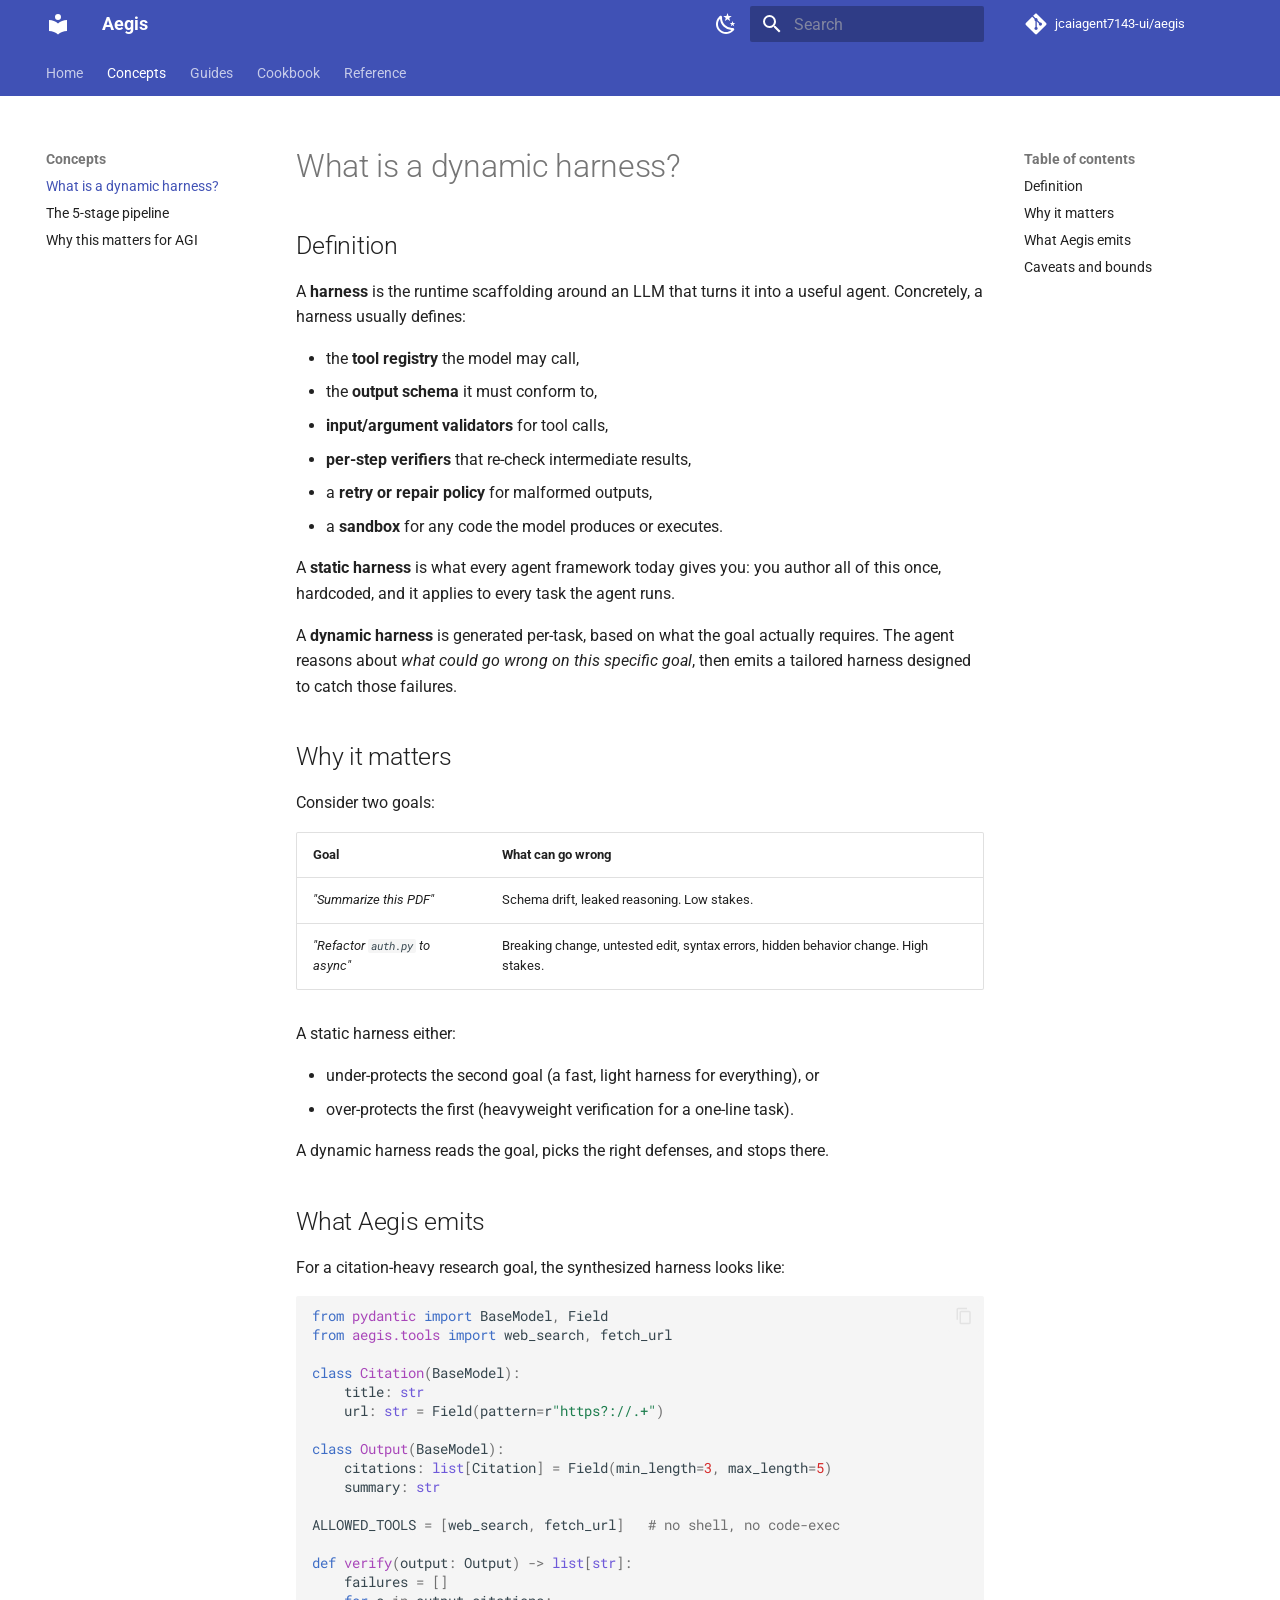
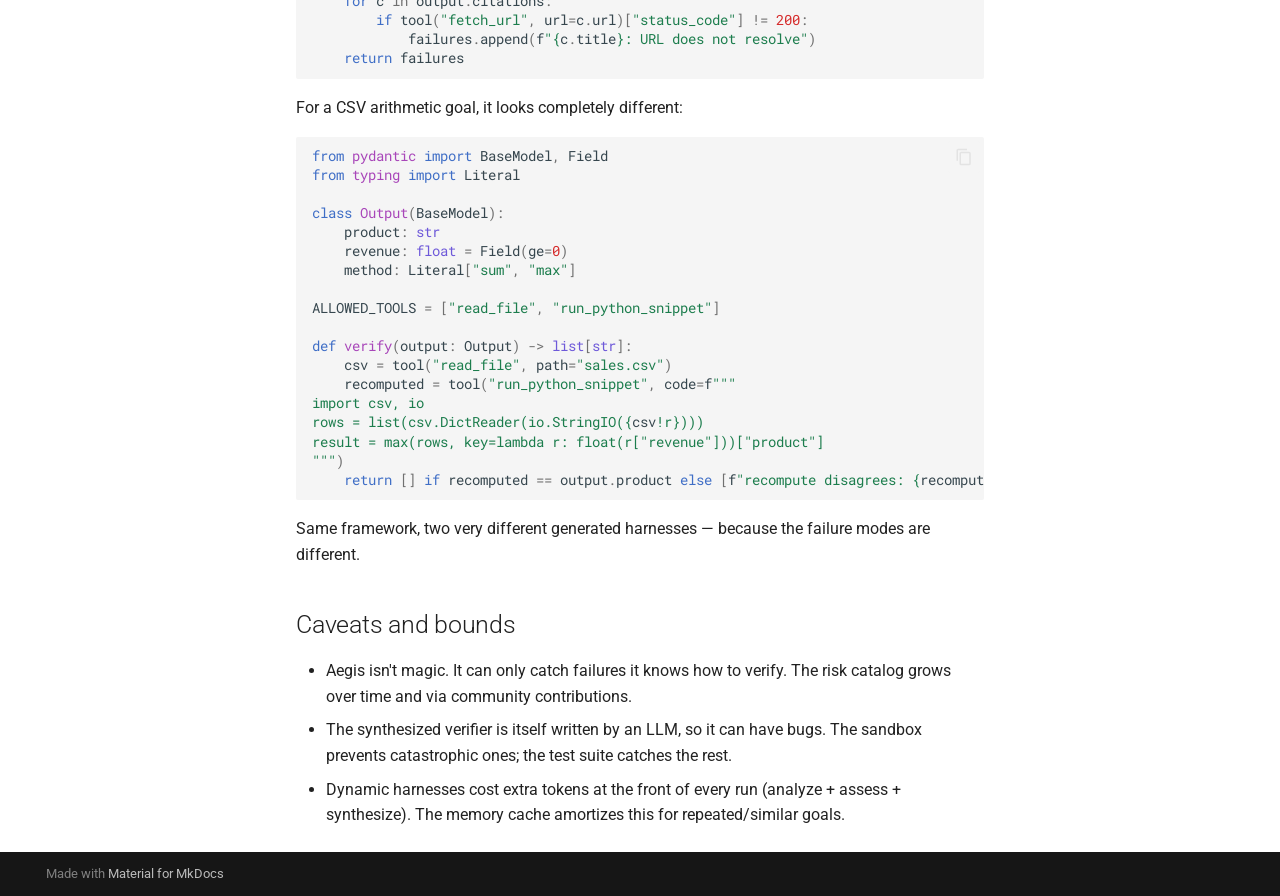
<file: concepts/what-is-a-dynamic-harness/index.html>
<!doctype html>
<html lang="en" class="no-js">
  <head>
    
      <meta charset="utf-8">
      <meta name="viewport" content="width=device-width,initial-scale=1">
      
        <meta name="description" content="Dynamic, on-the-fly generated harnesses for AI agents">
      
      
      
        <link rel="canonical" href="https://jcaiagent7143-ui.github.io/aegis/concepts/what-is-a-dynamic-harness/">
      
      
        <link rel="prev" href="../..">
      
      
        <link rel="next" href="../the-5-stage-pipeline/">
      
      
        
      
      
      <link rel="icon" href="../../assets/images/favicon.png">
      <meta name="generator" content="mkdocs-1.6.1, mkdocs-material-9.7.6">
    
    
      
        <title>What is a dynamic harness? - Aegis</title>
      
    
    
      <link rel="stylesheet" href="../../assets/stylesheets/main.484c7ddc.min.css">
      
        
        <link rel="stylesheet" href="../../assets/stylesheets/palette.ab4e12ef.min.css">
      
      


    
    
      
    
    
      
        
        
        <link rel="preconnect" href="https://fonts.gstatic.com" crossorigin>
        <link rel="stylesheet" href="https://fonts.googleapis.com/css?family=Roboto:300,300i,400,400i,700,700i%7CRoboto+Mono:400,400i,700,700i&display=fallback">
        <style>:root{--md-text-font:"Roboto";--md-code-font:"Roboto Mono"}</style>
      
    
    
    <script>__md_scope=new URL("../..",location),__md_hash=e=>[...e].reduce(((e,_)=>(e<<5)-e+_.charCodeAt(0)),0),__md_get=(e,_=localStorage,t=__md_scope)=>JSON.parse(_.getItem(t.pathname+"."+e)),__md_set=(e,_,t=localStorage,a=__md_scope)=>{try{t.setItem(a.pathname+"."+e,JSON.stringify(_))}catch(e){}}</script>
    
      

    
    
  </head>
  
  
    
    
      
    
    
    
    
    <body dir="ltr" data-md-color-scheme="slate" data-md-color-primary="cyan" data-md-color-accent="deep-purple">
  
    
    <input class="md-toggle" data-md-toggle="drawer" type="checkbox" id="__drawer" autocomplete="off">
    <input class="md-toggle" data-md-toggle="search" type="checkbox" id="__search" autocomplete="off">
    <label class="md-overlay" for="__drawer"></label>
    <div data-md-component="skip">
      
        
        <a href="#what-is-a-dynamic-harness" class="md-skip">
          Skip to content
        </a>
      
    </div>
    <div data-md-component="announce">
      
    </div>
    
    
      

<header class="md-header" data-md-component="header">
  <nav class="md-header__inner md-grid" aria-label="Header">
    <a href="../.." title="Aegis" class="md-header__button md-logo" aria-label="Aegis" data-md-component="logo">
      
  
  <svg xmlns="http://www.w3.org/2000/svg" viewBox="0 0 24 24"><path d="M12 8a3 3 0 0 0 3-3 3 3 0 0 0-3-3 3 3 0 0 0-3 3 3 3 0 0 0 3 3m0 3.54C9.64 9.35 6.5 8 3 8v11c3.5 0 6.64 1.35 9 3.54 2.36-2.19 5.5-3.54 9-3.54V8c-3.5 0-6.64 1.35-9 3.54"/></svg>

    </a>
    <label class="md-header__button md-icon" for="__drawer">
      
      <svg xmlns="http://www.w3.org/2000/svg" viewBox="0 0 24 24"><path d="M3 6h18v2H3zm0 5h18v2H3zm0 5h18v2H3z"/></svg>
    </label>
    <div class="md-header__title" data-md-component="header-title">
      <div class="md-header__ellipsis">
        <div class="md-header__topic">
          <span class="md-ellipsis">
            Aegis
          </span>
        </div>
        <div class="md-header__topic" data-md-component="header-topic">
          <span class="md-ellipsis">
            
              What is a dynamic harness?
            
          </span>
        </div>
      </div>
    </div>
    
      
        <form class="md-header__option" data-md-component="palette">
  
    
    
    
    <input class="md-option" data-md-color-media="(prefers-color-scheme: dark)" data-md-color-scheme="slate" data-md-color-primary="cyan" data-md-color-accent="deep-purple"  aria-label="Switch to light mode"  type="radio" name="__palette" id="__palette_0">
    
      <label class="md-header__button md-icon" title="Switch to light mode" for="__palette_1" hidden>
        <svg xmlns="http://www.w3.org/2000/svg" viewBox="0 0 24 24"><path d="M12 7a5 5 0 0 1 5 5 5 5 0 0 1-5 5 5 5 0 0 1-5-5 5 5 0 0 1 5-5m0 2a3 3 0 0 0-3 3 3 3 0 0 0 3 3 3 3 0 0 0 3-3 3 3 0 0 0-3-3m0-7 2.39 3.42C13.65 5.15 12.84 5 12 5s-1.65.15-2.39.42zM3.34 7l4.16-.35A7.2 7.2 0 0 0 5.94 8.5c-.44.74-.69 1.5-.83 2.29zm.02 10 1.76-3.77a7.131 7.131 0 0 0 2.38 4.14zM20.65 7l-1.77 3.79a7.02 7.02 0 0 0-2.38-4.15zm-.01 10-4.14.36c.59-.51 1.12-1.14 1.54-1.86.42-.73.69-1.5.83-2.29zM12 22l-2.41-3.44c.74.27 1.55.44 2.41.44.82 0 1.63-.17 2.37-.44z"/></svg>
      </label>
    
  
    
    
    
    <input class="md-option" data-md-color-media="(prefers-color-scheme: light)" data-md-color-scheme="default" data-md-color-primary="indigo" data-md-color-accent="deep-purple"  aria-label="Switch to dark mode"  type="radio" name="__palette" id="__palette_1">
    
      <label class="md-header__button md-icon" title="Switch to dark mode" for="__palette_0" hidden>
        <svg xmlns="http://www.w3.org/2000/svg" viewBox="0 0 24 24"><path d="m17.75 4.09-2.53 1.94.91 3.06-2.63-1.81-2.63 1.81.91-3.06-2.53-1.94L12.44 4l1.06-3 1.06 3zm3.5 6.91-1.64 1.25.59 1.98-1.7-1.17-1.7 1.17.59-1.98L15.75 11l2.06-.05L18.5 9l.69 1.95zm-2.28 4.95c.83-.08 1.72 1.1 1.19 1.85-.32.45-.66.87-1.08 1.27C15.17 23 8.84 23 4.94 19.07c-3.91-3.9-3.91-10.24 0-14.14.4-.4.82-.76 1.27-1.08.75-.53 1.93.36 1.85 1.19-.27 2.86.69 5.83 2.89 8.02a9.96 9.96 0 0 0 8.02 2.89m-1.64 2.02a12.08 12.08 0 0 1-7.8-3.47c-2.17-2.19-3.33-5-3.49-7.82-2.81 3.14-2.7 7.96.31 10.98 3.02 3.01 7.84 3.12 10.98.31"/></svg>
      </label>
    
  
</form>
      
    
    
      <script>var palette=__md_get("__palette");if(palette&&palette.color){if("(prefers-color-scheme)"===palette.color.media){var media=matchMedia("(prefers-color-scheme: light)"),input=document.querySelector(media.matches?"[data-md-color-media='(prefers-color-scheme: light)']":"[data-md-color-media='(prefers-color-scheme: dark)']");palette.color.media=input.getAttribute("data-md-color-media"),palette.color.scheme=input.getAttribute("data-md-color-scheme"),palette.color.primary=input.getAttribute("data-md-color-primary"),palette.color.accent=input.getAttribute("data-md-color-accent")}for(var[key,value]of Object.entries(palette.color))document.body.setAttribute("data-md-color-"+key,value)}</script>
    
    
    
      
      
        <label class="md-header__button md-icon" for="__search">
          
          <svg xmlns="http://www.w3.org/2000/svg" viewBox="0 0 24 24"><path d="M9.5 3A6.5 6.5 0 0 1 16 9.5c0 1.61-.59 3.09-1.56 4.23l.27.27h.79l5 5-1.5 1.5-5-5v-.79l-.27-.27A6.52 6.52 0 0 1 9.5 16 6.5 6.5 0 0 1 3 9.5 6.5 6.5 0 0 1 9.5 3m0 2C7 5 5 7 5 9.5S7 14 9.5 14 14 12 14 9.5 12 5 9.5 5"/></svg>
        </label>
        <div class="md-search" data-md-component="search" role="dialog">
  <label class="md-search__overlay" for="__search"></label>
  <div class="md-search__inner" role="search">
    <form class="md-search__form" name="search">
      <input type="text" class="md-search__input" name="query" aria-label="Search" placeholder="Search" autocapitalize="off" autocorrect="off" autocomplete="off" spellcheck="false" data-md-component="search-query" required>
      <label class="md-search__icon md-icon" for="__search">
        
        <svg xmlns="http://www.w3.org/2000/svg" viewBox="0 0 24 24"><path d="M9.5 3A6.5 6.5 0 0 1 16 9.5c0 1.61-.59 3.09-1.56 4.23l.27.27h.79l5 5-1.5 1.5-5-5v-.79l-.27-.27A6.52 6.52 0 0 1 9.5 16 6.5 6.5 0 0 1 3 9.5 6.5 6.5 0 0 1 9.5 3m0 2C7 5 5 7 5 9.5S7 14 9.5 14 14 12 14 9.5 12 5 9.5 5"/></svg>
        
        <svg xmlns="http://www.w3.org/2000/svg" viewBox="0 0 24 24"><path d="M20 11v2H8l5.5 5.5-1.42 1.42L4.16 12l7.92-7.92L13.5 5.5 8 11z"/></svg>
      </label>
      <nav class="md-search__options" aria-label="Search">
        
        <button type="reset" class="md-search__icon md-icon" title="Clear" aria-label="Clear" tabindex="-1">
          
          <svg xmlns="http://www.w3.org/2000/svg" viewBox="0 0 24 24"><path d="M19 6.41 17.59 5 12 10.59 6.41 5 5 6.41 10.59 12 5 17.59 6.41 19 12 13.41 17.59 19 19 17.59 13.41 12z"/></svg>
        </button>
      </nav>
      
        <div class="md-search__suggest" data-md-component="search-suggest"></div>
      
    </form>
    <div class="md-search__output">
      <div class="md-search__scrollwrap" tabindex="0" data-md-scrollfix>
        <div class="md-search-result" data-md-component="search-result">
          <div class="md-search-result__meta">
            Initializing search
          </div>
          <ol class="md-search-result__list" role="presentation"></ol>
        </div>
      </div>
    </div>
  </div>
</div>
      
    
    
      <div class="md-header__source">
        <a href="https://github.com/jcaiagent7143-ui/aegis" title="Go to repository" class="md-source" data-md-component="source">
  <div class="md-source__icon md-icon">
    
    <svg xmlns="http://www.w3.org/2000/svg" viewBox="0 0 448 512"><!--! Font Awesome Free 7.1.0 by @fontawesome - https://fontawesome.com License - https://fontawesome.com/license/free (Icons: CC BY 4.0, Fonts: SIL OFL 1.1, Code: MIT License) Copyright 2025 Fonticons, Inc.--><path d="M439.6 236.1 244 40.5c-5.4-5.5-12.8-8.5-20.4-8.5s-15 3-20.4 8.4L162.5 81l51.5 51.5c27.1-9.1 52.7 16.8 43.4 43.7l49.7 49.7c34.2-11.8 61.2 31 35.5 56.7-26.5 26.5-70.2-2.9-56-37.3L240.3 199v121.9c25.3 12.5 22.3 41.8 9.1 55-6.4 6.4-15.2 10.1-24.3 10.1s-17.8-3.6-24.3-10.1c-17.6-17.6-11.1-46.9 11.2-56v-123c-20.8-8.5-24.6-30.7-18.6-45L142.6 101 8.5 235.1C3 240.6 0 247.9 0 255.5s3 15 8.5 20.4l195.6 195.7c5.4 5.4 12.7 8.4 20.4 8.4s15-3 20.4-8.4l194.7-194.7c5.4-5.4 8.4-12.8 8.4-20.4s-3-15-8.4-20.4"/></svg>
  </div>
  <div class="md-source__repository">
    jcaiagent7143-ui/aegis
  </div>
</a>
      </div>
    
  </nav>
  
</header>
    
    <div class="md-container" data-md-component="container">
      
      
        
          
            
<nav class="md-tabs" aria-label="Tabs" data-md-component="tabs">
  <div class="md-grid">
    <ul class="md-tabs__list">
      
        
  
  
  
  
    <li class="md-tabs__item">
      <a href="../.." class="md-tabs__link">
        
  
  
    
  
  Home

      </a>
    </li>
  

      
        
  
  
  
    
  
  
    
    
      <li class="md-tabs__item md-tabs__item--active">
        <a href="./" class="md-tabs__link">
          
  
  
    
  
  Concepts

        </a>
      </li>
    
  

      
        
  
  
  
  
    
    
      <li class="md-tabs__item">
        <a href="../../guides/quickstart/" class="md-tabs__link">
          
  
  
    
  
  Guides

        </a>
      </li>
    
  

      
        
  
  
  
  
    
    
      <li class="md-tabs__item">
        <a href="../../cookbook/" class="md-tabs__link">
          
  
  
    
  
  Cookbook

        </a>
      </li>
    
  

      
        
  
  
  
  
    <li class="md-tabs__item">
      <a href="../../reference/" class="md-tabs__link">
        
  
  
    
  
  Reference

      </a>
    </li>
  

      
    </ul>
  </div>
</nav>
          
        
      
      <main class="md-main" data-md-component="main">
        <div class="md-main__inner md-grid">
          
            
              
              <div class="md-sidebar md-sidebar--primary" data-md-component="sidebar" data-md-type="navigation" >
                <div class="md-sidebar__scrollwrap">
                  <div class="md-sidebar__inner">
                    


  


<nav class="md-nav md-nav--primary md-nav--lifted" aria-label="Navigation" data-md-level="0">
  <label class="md-nav__title" for="__drawer">
    <a href="../.." title="Aegis" class="md-nav__button md-logo" aria-label="Aegis" data-md-component="logo">
      
  
  <svg xmlns="http://www.w3.org/2000/svg" viewBox="0 0 24 24"><path d="M12 8a3 3 0 0 0 3-3 3 3 0 0 0-3-3 3 3 0 0 0-3 3 3 3 0 0 0 3 3m0 3.54C9.64 9.35 6.5 8 3 8v11c3.5 0 6.64 1.35 9 3.54 2.36-2.19 5.5-3.54 9-3.54V8c-3.5 0-6.64 1.35-9 3.54"/></svg>

    </a>
    Aegis
  </label>
  
    <div class="md-nav__source">
      <a href="https://github.com/jcaiagent7143-ui/aegis" title="Go to repository" class="md-source" data-md-component="source">
  <div class="md-source__icon md-icon">
    
    <svg xmlns="http://www.w3.org/2000/svg" viewBox="0 0 448 512"><!--! Font Awesome Free 7.1.0 by @fontawesome - https://fontawesome.com License - https://fontawesome.com/license/free (Icons: CC BY 4.0, Fonts: SIL OFL 1.1, Code: MIT License) Copyright 2025 Fonticons, Inc.--><path d="M439.6 236.1 244 40.5c-5.4-5.5-12.8-8.5-20.4-8.5s-15 3-20.4 8.4L162.5 81l51.5 51.5c27.1-9.1 52.7 16.8 43.4 43.7l49.7 49.7c34.2-11.8 61.2 31 35.5 56.7-26.5 26.5-70.2-2.9-56-37.3L240.3 199v121.9c25.3 12.5 22.3 41.8 9.1 55-6.4 6.4-15.2 10.1-24.3 10.1s-17.8-3.6-24.3-10.1c-17.6-17.6-11.1-46.9 11.2-56v-123c-20.8-8.5-24.6-30.7-18.6-45L142.6 101 8.5 235.1C3 240.6 0 247.9 0 255.5s3 15 8.5 20.4l195.6 195.7c5.4 5.4 12.7 8.4 20.4 8.4s15-3 20.4-8.4l194.7-194.7c5.4-5.4 8.4-12.8 8.4-20.4s-3-15-8.4-20.4"/></svg>
  </div>
  <div class="md-source__repository">
    jcaiagent7143-ui/aegis
  </div>
</a>
    </div>
  
  <ul class="md-nav__list" data-md-scrollfix>
    
      
      
  
  
  
  
    <li class="md-nav__item">
      <a href="../.." class="md-nav__link">
        
  
  
  <span class="md-ellipsis">
    
  
    Home
  

    
  </span>
  
  

      </a>
    </li>
  

    
      
      
  
  
    
  
  
  
    
    
      
        
      
        
      
        
      
    
    
    
      
        
        
      
      
        
      
    
    
    <li class="md-nav__item md-nav__item--active md-nav__item--section md-nav__item--nested">
      
        
        
        <input class="md-nav__toggle md-toggle " type="checkbox" id="__nav_2" checked>
        
          
          <label class="md-nav__link" for="__nav_2" id="__nav_2_label" tabindex="">
            
  
  
  <span class="md-ellipsis">
    
  
    Concepts
  

    
  </span>
  
  

            <span class="md-nav__icon md-icon"></span>
          </label>
        
        <nav class="md-nav" data-md-level="1" aria-labelledby="__nav_2_label" aria-expanded="true">
          <label class="md-nav__title" for="__nav_2">
            <span class="md-nav__icon md-icon"></span>
            
  
    Concepts
  

          </label>
          <ul class="md-nav__list" data-md-scrollfix>
            
              
                
  
  
    
  
  
  
    <li class="md-nav__item md-nav__item--active">
      
      <input class="md-nav__toggle md-toggle" type="checkbox" id="__toc">
      
      
        
      
      
        <label class="md-nav__link md-nav__link--active" for="__toc">
          
  
  
  <span class="md-ellipsis">
    
  
    What is a dynamic harness?
  

    
  </span>
  
  

          <span class="md-nav__icon md-icon"></span>
        </label>
      
      <a href="./" class="md-nav__link md-nav__link--active">
        
  
  
  <span class="md-ellipsis">
    
  
    What is a dynamic harness?
  

    
  </span>
  
  

      </a>
      
        

<nav class="md-nav md-nav--secondary" aria-label="Table of contents">
  
  
  
    
  
  
    <label class="md-nav__title" for="__toc">
      <span class="md-nav__icon md-icon"></span>
      Table of contents
    </label>
    <ul class="md-nav__list" data-md-component="toc" data-md-scrollfix>
      
        <li class="md-nav__item">
  <a href="#definition" class="md-nav__link">
    <span class="md-ellipsis">
      
        Definition
      
    </span>
  </a>
  
</li>
      
        <li class="md-nav__item">
  <a href="#why-it-matters" class="md-nav__link">
    <span class="md-ellipsis">
      
        Why it matters
      
    </span>
  </a>
  
</li>
      
        <li class="md-nav__item">
  <a href="#what-aegis-emits" class="md-nav__link">
    <span class="md-ellipsis">
      
        What Aegis emits
      
    </span>
  </a>
  
</li>
      
        <li class="md-nav__item">
  <a href="#caveats-and-bounds" class="md-nav__link">
    <span class="md-ellipsis">
      
        Caveats and bounds
      
    </span>
  </a>
  
</li>
      
    </ul>
  
</nav>
      
    </li>
  

              
            
              
                
  
  
  
  
    <li class="md-nav__item">
      <a href="../the-5-stage-pipeline/" class="md-nav__link">
        
  
  
  <span class="md-ellipsis">
    
  
    The 5-stage pipeline
  

    
  </span>
  
  

      </a>
    </li>
  

              
            
              
                
  
  
  
  
    <li class="md-nav__item">
      <a href="../why-this-matters-for-agi/" class="md-nav__link">
        
  
  
  <span class="md-ellipsis">
    
  
    Why this matters for AGI
  

    
  </span>
  
  

      </a>
    </li>
  

              
            
          </ul>
        </nav>
      
    </li>
  

    
      
      
  
  
  
  
    
    
      
        
      
        
      
        
      
        
      
        
      
        
      
    
    
    
      
      
        
      
    
    
    <li class="md-nav__item md-nav__item--nested">
      
        
        
          
        
        <input class="md-nav__toggle md-toggle md-toggle--indeterminate" type="checkbox" id="__nav_3" >
        
          
          <label class="md-nav__link" for="__nav_3" id="__nav_3_label" tabindex="0">
            
  
  
  <span class="md-ellipsis">
    
  
    Guides
  

    
  </span>
  
  

            <span class="md-nav__icon md-icon"></span>
          </label>
        
        <nav class="md-nav" data-md-level="1" aria-labelledby="__nav_3_label" aria-expanded="false">
          <label class="md-nav__title" for="__nav_3">
            <span class="md-nav__icon md-icon"></span>
            
  
    Guides
  

          </label>
          <ul class="md-nav__list" data-md-scrollfix>
            
              
                
  
  
  
  
    <li class="md-nav__item">
      <a href="../../guides/quickstart/" class="md-nav__link">
        
  
  
  <span class="md-ellipsis">
    
  
    Quickstart
  

    
  </span>
  
  

      </a>
    </li>
  

              
            
              
                
  
  
  
  
    <li class="md-nav__item">
      <a href="../../guides/use-with-your-ai-coding-tool/" class="md-nav__link">
        
  
  
  <span class="md-ellipsis">
    
  
    Use with your AI coding tool
  

    
  </span>
  
  

      </a>
    </li>
  

              
            
              
                
  
  
  
  
    <li class="md-nav__item">
      <a href="../../guides/production/" class="md-nav__link">
        
  
  
  <span class="md-ellipsis">
    
  
    Production deployment
  

    
  </span>
  
  

      </a>
    </li>
  

              
            
              
                
  
  
  
  
    <li class="md-nav__item">
      <a href="../../guides/custom-validators/" class="md-nav__link">
        
  
  
  <span class="md-ellipsis">
    
  
    Custom validators
  

    
  </span>
  
  

      </a>
    </li>
  

              
            
              
                
  
  
  
  
    <li class="md-nav__item">
      <a href="../../guides/self-hosting-with-ollama/" class="md-nav__link">
        
  
  
  <span class="md-ellipsis">
    
  
    Self-hosting with Ollama
  

    
  </span>
  
  

      </a>
    </li>
  

              
            
              
                
  
  
  
  
    <li class="md-nav__item">
      <a href="../../guides/adding-tools/" class="md-nav__link">
        
  
  
  <span class="md-ellipsis">
    
  
    Adding tools
  

    
  </span>
  
  

      </a>
    </li>
  

              
            
          </ul>
        </nav>
      
    </li>
  

    
      
      
  
  
  
  
    
    
      
        
          
        
      
    
    
    
      
      
        
      
    
    
    <li class="md-nav__item md-nav__item--nested">
      
        
        
          
        
        <input class="md-nav__toggle md-toggle md-toggle--indeterminate" type="checkbox" id="__nav_4" >
        
          
          <div class="md-nav__link md-nav__container">
            <a href="../../cookbook/" class="md-nav__link ">
              
  
  
  <span class="md-ellipsis">
    
  
    Cookbook
  

    
  </span>
  
  

            </a>
            
          </div>
        
        <nav class="md-nav" data-md-level="1" aria-labelledby="__nav_4_label" aria-expanded="false">
          <label class="md-nav__title" for="__nav_4">
            <span class="md-nav__icon md-icon"></span>
            
  
    Cookbook
  

          </label>
          <ul class="md-nav__list" data-md-scrollfix>
            
              
            
          </ul>
        </nav>
      
    </li>
  

    
      
      
  
  
  
  
    <li class="md-nav__item">
      <a href="../../reference/" class="md-nav__link">
        
  
  
  <span class="md-ellipsis">
    
  
    Reference
  

    
  </span>
  
  

      </a>
    </li>
  

    
  </ul>
</nav>
                  </div>
                </div>
              </div>
            
            
              
              <div class="md-sidebar md-sidebar--secondary" data-md-component="sidebar" data-md-type="toc" >
                <div class="md-sidebar__scrollwrap">
                  <div class="md-sidebar__inner">
                    

<nav class="md-nav md-nav--secondary" aria-label="Table of contents">
  
  
  
    
  
  
    <label class="md-nav__title" for="__toc">
      <span class="md-nav__icon md-icon"></span>
      Table of contents
    </label>
    <ul class="md-nav__list" data-md-component="toc" data-md-scrollfix>
      
        <li class="md-nav__item">
  <a href="#definition" class="md-nav__link">
    <span class="md-ellipsis">
      
        Definition
      
    </span>
  </a>
  
</li>
      
        <li class="md-nav__item">
  <a href="#why-it-matters" class="md-nav__link">
    <span class="md-ellipsis">
      
        Why it matters
      
    </span>
  </a>
  
</li>
      
        <li class="md-nav__item">
  <a href="#what-aegis-emits" class="md-nav__link">
    <span class="md-ellipsis">
      
        What Aegis emits
      
    </span>
  </a>
  
</li>
      
        <li class="md-nav__item">
  <a href="#caveats-and-bounds" class="md-nav__link">
    <span class="md-ellipsis">
      
        Caveats and bounds
      
    </span>
  </a>
  
</li>
      
    </ul>
  
</nav>
                  </div>
                </div>
              </div>
            
          
          
            <div class="md-content" data-md-component="content">
              
              <article class="md-content__inner md-typeset">
                
                  


  
  


<h1 id="what-is-a-dynamic-harness">What is a dynamic harness?</h1>
<h2 id="definition">Definition</h2>
<p>A <strong>harness</strong> is the runtime scaffolding around an LLM that turns it into a useful agent. Concretely, a harness usually defines:</p>
<ul>
<li>the <strong>tool registry</strong> the model may call,</li>
<li>the <strong>output schema</strong> it must conform to,</li>
<li><strong>input/argument validators</strong> for tool calls,</li>
<li><strong>per-step verifiers</strong> that re-check intermediate results,</li>
<li>a <strong>retry or repair policy</strong> for malformed outputs,</li>
<li>a <strong>sandbox</strong> for any code the model produces or executes.</li>
</ul>
<p>A <strong>static harness</strong> is what every agent framework today gives you: you author all of this once, hardcoded, and it applies to every task the agent runs.</p>
<p>A <strong>dynamic harness</strong> is generated per-task, based on what the goal actually requires. The agent reasons about <em>what could go wrong on this specific goal</em>, then emits a tailored harness designed to catch those failures.</p>
<h2 id="why-it-matters">Why it matters</h2>
<p>Consider two goals:</p>
<table>
<thead>
<tr>
<th>Goal</th>
<th>What can go wrong</th>
</tr>
</thead>
<tbody>
<tr>
<td><em>"Summarize this PDF"</em></td>
<td>Schema drift, leaked reasoning. Low stakes.</td>
</tr>
<tr>
<td><em>"Refactor <code>auth.py</code> to async"</em></td>
<td>Breaking change, untested edit, syntax errors, hidden behavior change. High stakes.</td>
</tr>
</tbody>
</table>
<p>A static harness either:</p>
<ul>
<li>under-protects the second goal (a fast, light harness for everything), or</li>
<li>over-protects the first (heavyweight verification for a one-line task).</li>
</ul>
<p>A dynamic harness reads the goal, picks the right defenses, and stops there.</p>
<h2 id="what-aegis-emits">What Aegis emits</h2>
<p>For a citation-heavy research goal, the synthesized harness looks like:</p>
<div class="highlight"><pre><span></span><code><a id="__codelineno-0-1" name="__codelineno-0-1" href="#__codelineno-0-1"></a><span class="kn">from</span><span class="w"> </span><span class="nn">pydantic</span><span class="w"> </span><span class="kn">import</span> <span class="n">BaseModel</span><span class="p">,</span> <span class="n">Field</span>
<a id="__codelineno-0-2" name="__codelineno-0-2" href="#__codelineno-0-2"></a><span class="kn">from</span><span class="w"> </span><span class="nn">aegis.tools</span><span class="w"> </span><span class="kn">import</span> <span class="n">web_search</span><span class="p">,</span> <span class="n">fetch_url</span>
<a id="__codelineno-0-3" name="__codelineno-0-3" href="#__codelineno-0-3"></a>
<a id="__codelineno-0-4" name="__codelineno-0-4" href="#__codelineno-0-4"></a><span class="k">class</span><span class="w"> </span><span class="nc">Citation</span><span class="p">(</span><span class="n">BaseModel</span><span class="p">):</span>
<a id="__codelineno-0-5" name="__codelineno-0-5" href="#__codelineno-0-5"></a>    <span class="n">title</span><span class="p">:</span> <span class="nb">str</span>
<a id="__codelineno-0-6" name="__codelineno-0-6" href="#__codelineno-0-6"></a>    <span class="n">url</span><span class="p">:</span> <span class="nb">str</span> <span class="o">=</span> <span class="n">Field</span><span class="p">(</span><span class="n">pattern</span><span class="o">=</span><span class="sa">r</span><span class="s2">&quot;https?://.+&quot;</span><span class="p">)</span>
<a id="__codelineno-0-7" name="__codelineno-0-7" href="#__codelineno-0-7"></a>
<a id="__codelineno-0-8" name="__codelineno-0-8" href="#__codelineno-0-8"></a><span class="k">class</span><span class="w"> </span><span class="nc">Output</span><span class="p">(</span><span class="n">BaseModel</span><span class="p">):</span>
<a id="__codelineno-0-9" name="__codelineno-0-9" href="#__codelineno-0-9"></a>    <span class="n">citations</span><span class="p">:</span> <span class="nb">list</span><span class="p">[</span><span class="n">Citation</span><span class="p">]</span> <span class="o">=</span> <span class="n">Field</span><span class="p">(</span><span class="n">min_length</span><span class="o">=</span><span class="mi">3</span><span class="p">,</span> <span class="n">max_length</span><span class="o">=</span><span class="mi">5</span><span class="p">)</span>
<a id="__codelineno-0-10" name="__codelineno-0-10" href="#__codelineno-0-10"></a>    <span class="n">summary</span><span class="p">:</span> <span class="nb">str</span>
<a id="__codelineno-0-11" name="__codelineno-0-11" href="#__codelineno-0-11"></a>
<a id="__codelineno-0-12" name="__codelineno-0-12" href="#__codelineno-0-12"></a><span class="n">ALLOWED_TOOLS</span> <span class="o">=</span> <span class="p">[</span><span class="n">web_search</span><span class="p">,</span> <span class="n">fetch_url</span><span class="p">]</span>   <span class="c1"># no shell, no code-exec</span>
<a id="__codelineno-0-13" name="__codelineno-0-13" href="#__codelineno-0-13"></a>
<a id="__codelineno-0-14" name="__codelineno-0-14" href="#__codelineno-0-14"></a><span class="k">def</span><span class="w"> </span><span class="nf">verify</span><span class="p">(</span><span class="n">output</span><span class="p">:</span> <span class="n">Output</span><span class="p">)</span> <span class="o">-&gt;</span> <span class="nb">list</span><span class="p">[</span><span class="nb">str</span><span class="p">]:</span>
<a id="__codelineno-0-15" name="__codelineno-0-15" href="#__codelineno-0-15"></a>    <span class="n">failures</span> <span class="o">=</span> <span class="p">[]</span>
<a id="__codelineno-0-16" name="__codelineno-0-16" href="#__codelineno-0-16"></a>    <span class="k">for</span> <span class="n">c</span> <span class="ow">in</span> <span class="n">output</span><span class="o">.</span><span class="n">citations</span><span class="p">:</span>
<a id="__codelineno-0-17" name="__codelineno-0-17" href="#__codelineno-0-17"></a>        <span class="k">if</span> <span class="n">tool</span><span class="p">(</span><span class="s2">&quot;fetch_url&quot;</span><span class="p">,</span> <span class="n">url</span><span class="o">=</span><span class="n">c</span><span class="o">.</span><span class="n">url</span><span class="p">)[</span><span class="s2">&quot;status_code&quot;</span><span class="p">]</span> <span class="o">!=</span> <span class="mi">200</span><span class="p">:</span>
<a id="__codelineno-0-18" name="__codelineno-0-18" href="#__codelineno-0-18"></a>            <span class="n">failures</span><span class="o">.</span><span class="n">append</span><span class="p">(</span><span class="sa">f</span><span class="s2">&quot;</span><span class="si">{</span><span class="n">c</span><span class="o">.</span><span class="n">title</span><span class="si">}</span><span class="s2">: URL does not resolve&quot;</span><span class="p">)</span>
<a id="__codelineno-0-19" name="__codelineno-0-19" href="#__codelineno-0-19"></a>    <span class="k">return</span> <span class="n">failures</span>
</code></pre></div>
<p>For a CSV arithmetic goal, it looks completely different:</p>
<div class="highlight"><pre><span></span><code><a id="__codelineno-1-1" name="__codelineno-1-1" href="#__codelineno-1-1"></a><span class="kn">from</span><span class="w"> </span><span class="nn">pydantic</span><span class="w"> </span><span class="kn">import</span> <span class="n">BaseModel</span><span class="p">,</span> <span class="n">Field</span>
<a id="__codelineno-1-2" name="__codelineno-1-2" href="#__codelineno-1-2"></a><span class="kn">from</span><span class="w"> </span><span class="nn">typing</span><span class="w"> </span><span class="kn">import</span> <span class="n">Literal</span>
<a id="__codelineno-1-3" name="__codelineno-1-3" href="#__codelineno-1-3"></a>
<a id="__codelineno-1-4" name="__codelineno-1-4" href="#__codelineno-1-4"></a><span class="k">class</span><span class="w"> </span><span class="nc">Output</span><span class="p">(</span><span class="n">BaseModel</span><span class="p">):</span>
<a id="__codelineno-1-5" name="__codelineno-1-5" href="#__codelineno-1-5"></a>    <span class="n">product</span><span class="p">:</span> <span class="nb">str</span>
<a id="__codelineno-1-6" name="__codelineno-1-6" href="#__codelineno-1-6"></a>    <span class="n">revenue</span><span class="p">:</span> <span class="nb">float</span> <span class="o">=</span> <span class="n">Field</span><span class="p">(</span><span class="n">ge</span><span class="o">=</span><span class="mi">0</span><span class="p">)</span>
<a id="__codelineno-1-7" name="__codelineno-1-7" href="#__codelineno-1-7"></a>    <span class="n">method</span><span class="p">:</span> <span class="n">Literal</span><span class="p">[</span><span class="s2">&quot;sum&quot;</span><span class="p">,</span> <span class="s2">&quot;max&quot;</span><span class="p">]</span>
<a id="__codelineno-1-8" name="__codelineno-1-8" href="#__codelineno-1-8"></a>
<a id="__codelineno-1-9" name="__codelineno-1-9" href="#__codelineno-1-9"></a><span class="n">ALLOWED_TOOLS</span> <span class="o">=</span> <span class="p">[</span><span class="s2">&quot;read_file&quot;</span><span class="p">,</span> <span class="s2">&quot;run_python_snippet&quot;</span><span class="p">]</span>
<a id="__codelineno-1-10" name="__codelineno-1-10" href="#__codelineno-1-10"></a>
<a id="__codelineno-1-11" name="__codelineno-1-11" href="#__codelineno-1-11"></a><span class="k">def</span><span class="w"> </span><span class="nf">verify</span><span class="p">(</span><span class="n">output</span><span class="p">:</span> <span class="n">Output</span><span class="p">)</span> <span class="o">-&gt;</span> <span class="nb">list</span><span class="p">[</span><span class="nb">str</span><span class="p">]:</span>
<a id="__codelineno-1-12" name="__codelineno-1-12" href="#__codelineno-1-12"></a>    <span class="n">csv</span> <span class="o">=</span> <span class="n">tool</span><span class="p">(</span><span class="s2">&quot;read_file&quot;</span><span class="p">,</span> <span class="n">path</span><span class="o">=</span><span class="s2">&quot;sales.csv&quot;</span><span class="p">)</span>
<a id="__codelineno-1-13" name="__codelineno-1-13" href="#__codelineno-1-13"></a>    <span class="n">recomputed</span> <span class="o">=</span> <span class="n">tool</span><span class="p">(</span><span class="s2">&quot;run_python_snippet&quot;</span><span class="p">,</span> <span class="n">code</span><span class="o">=</span><span class="sa">f</span><span class="s2">&quot;&quot;&quot;</span>
<a id="__codelineno-1-14" name="__codelineno-1-14" href="#__codelineno-1-14"></a><span class="s2">import csv, io</span>
<a id="__codelineno-1-15" name="__codelineno-1-15" href="#__codelineno-1-15"></a><span class="s2">rows = list(csv.DictReader(io.StringIO(</span><span class="si">{</span><span class="n">csv</span><span class="si">!r}</span><span class="s2">)))</span>
<a id="__codelineno-1-16" name="__codelineno-1-16" href="#__codelineno-1-16"></a><span class="s2">result = max(rows, key=lambda r: float(r[&quot;revenue&quot;]))[&quot;product&quot;]</span>
<a id="__codelineno-1-17" name="__codelineno-1-17" href="#__codelineno-1-17"></a><span class="s2">&quot;&quot;&quot;</span><span class="p">)</span>
<a id="__codelineno-1-18" name="__codelineno-1-18" href="#__codelineno-1-18"></a>    <span class="k">return</span> <span class="p">[]</span> <span class="k">if</span> <span class="n">recomputed</span> <span class="o">==</span> <span class="n">output</span><span class="o">.</span><span class="n">product</span> <span class="k">else</span> <span class="p">[</span><span class="sa">f</span><span class="s2">&quot;recompute disagrees: </span><span class="si">{</span><span class="n">recomputed</span><span class="si">}</span><span class="s2">&quot;</span><span class="p">]</span>
</code></pre></div>
<p>Same framework, two very different generated harnesses — because the failure modes are different.</p>
<h2 id="caveats-and-bounds">Caveats and bounds</h2>
<ul>
<li>Aegis isn't magic. It can only catch failures it knows how to verify. The risk catalog grows over time and via community contributions.</li>
<li>The synthesized verifier is itself written by an LLM, so it can have bugs. The sandbox prevents catastrophic ones; the test suite catches the rest.</li>
<li>Dynamic harnesses cost extra tokens at the front of every run (analyze + assess + synthesize). The memory cache amortizes this for repeated/similar goals.</li>
</ul>












                
              </article>
            </div>
          
          
<script>var target=document.getElementById(location.hash.slice(1));target&&target.name&&(target.checked=target.name.startsWith("__tabbed_"))</script>
        </div>
        
          <button type="button" class="md-top md-icon" data-md-component="top" hidden>
  
  <svg xmlns="http://www.w3.org/2000/svg" viewBox="0 0 24 24"><path d="M13 20h-2V8l-5.5 5.5-1.42-1.42L12 4.16l7.92 7.92-1.42 1.42L13 8z"/></svg>
  Back to top
</button>
        
      </main>
      
        <footer class="md-footer">
  
  <div class="md-footer-meta md-typeset">
    <div class="md-footer-meta__inner md-grid">
      <div class="md-copyright">
  
  
    Made with
    <a href="https://squidfunk.github.io/mkdocs-material/" target="_blank" rel="noopener">
      Material for MkDocs
    </a>
  
</div>
      
    </div>
  </div>
</footer>
      
    </div>
    <div class="md-dialog" data-md-component="dialog">
      <div class="md-dialog__inner md-typeset"></div>
    </div>
    
    
    
      
      
      <script id="__config" type="application/json">{"annotate": null, "base": "../..", "features": ["navigation.tabs", "navigation.sections", "navigation.expand", "navigation.top", "navigation.indexes", "content.code.copy", "content.code.annotate", "search.suggest"], "search": "../../assets/javascripts/workers/search.2c215733.min.js", "tags": null, "translations": {"clipboard.copied": "Copied to clipboard", "clipboard.copy": "Copy to clipboard", "search.result.more.one": "1 more on this page", "search.result.more.other": "# more on this page", "search.result.none": "No matching documents", "search.result.one": "1 matching document", "search.result.other": "# matching documents", "search.result.placeholder": "Type to start searching", "search.result.term.missing": "Missing", "select.version": "Select version"}, "version": null}</script>
    
    
      <script src="../../assets/javascripts/bundle.79ae519e.min.js"></script>
      
    
  </body>
</html>
</file>
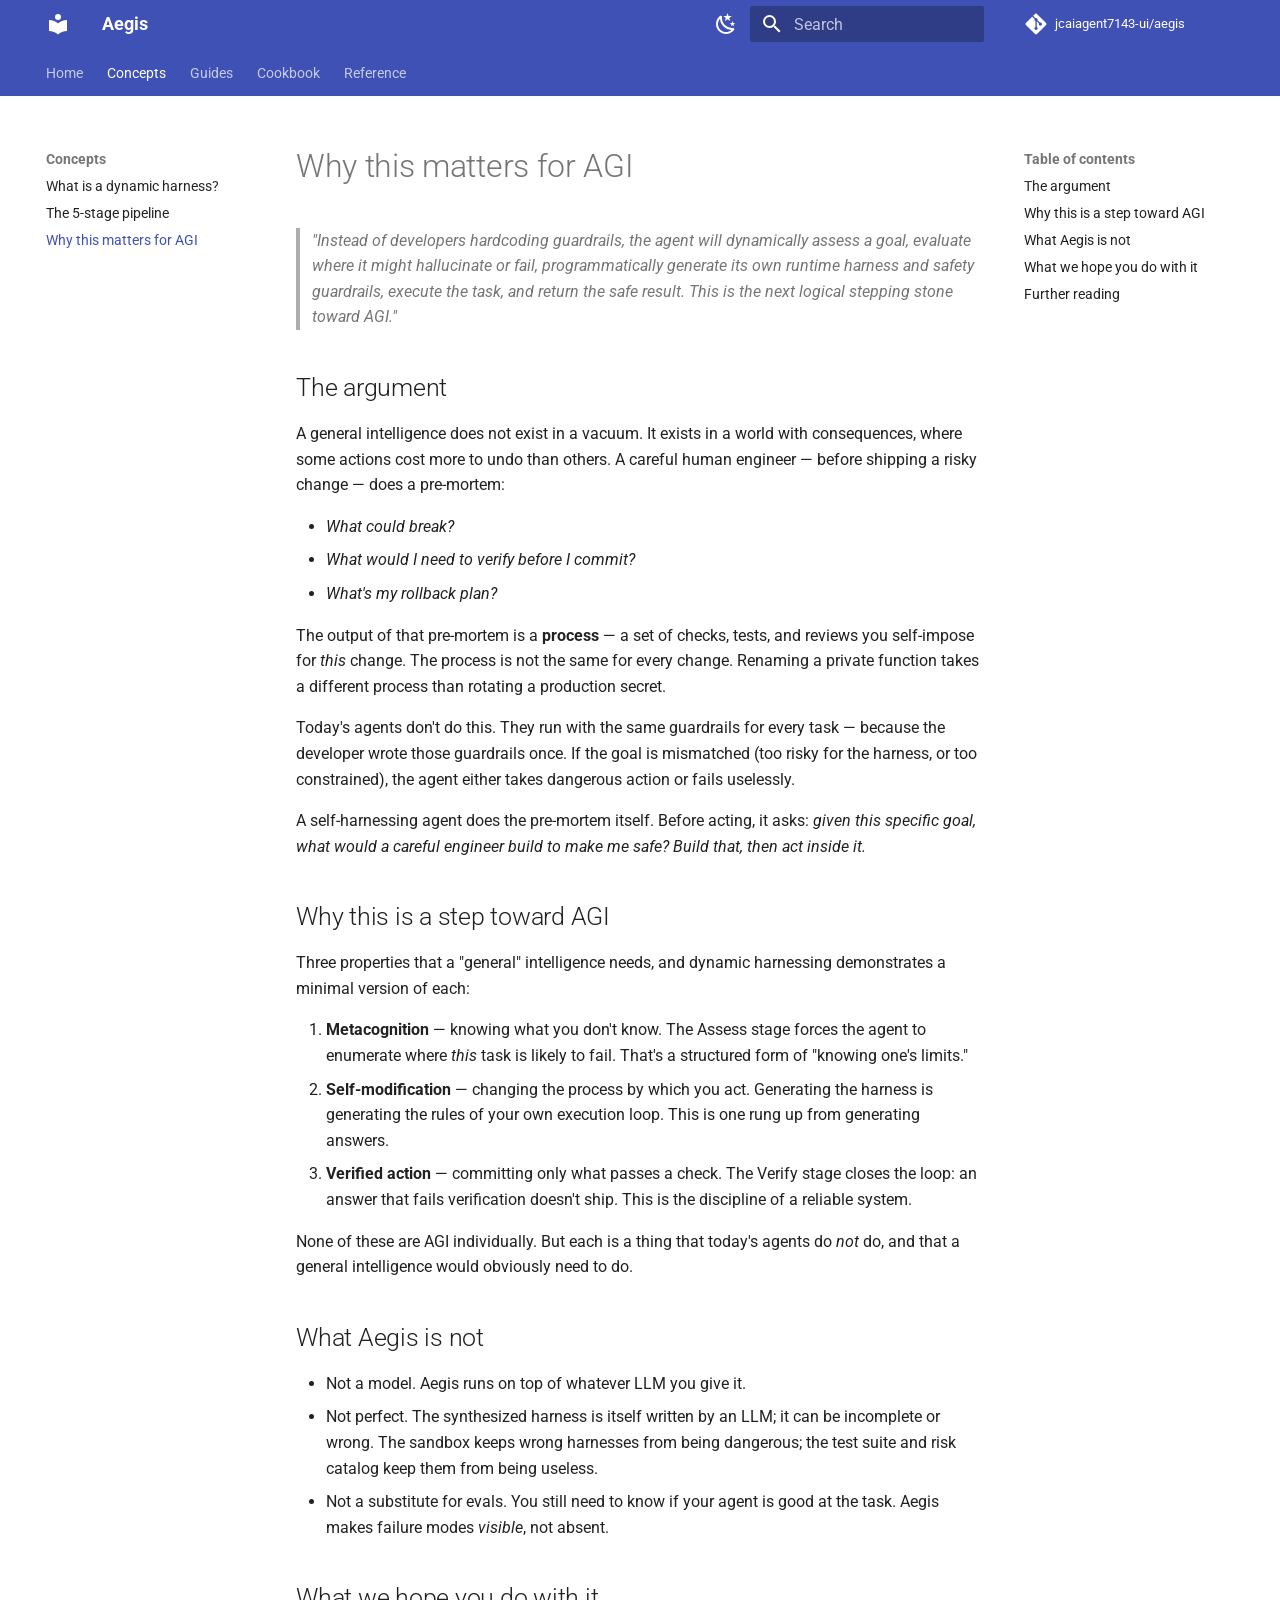
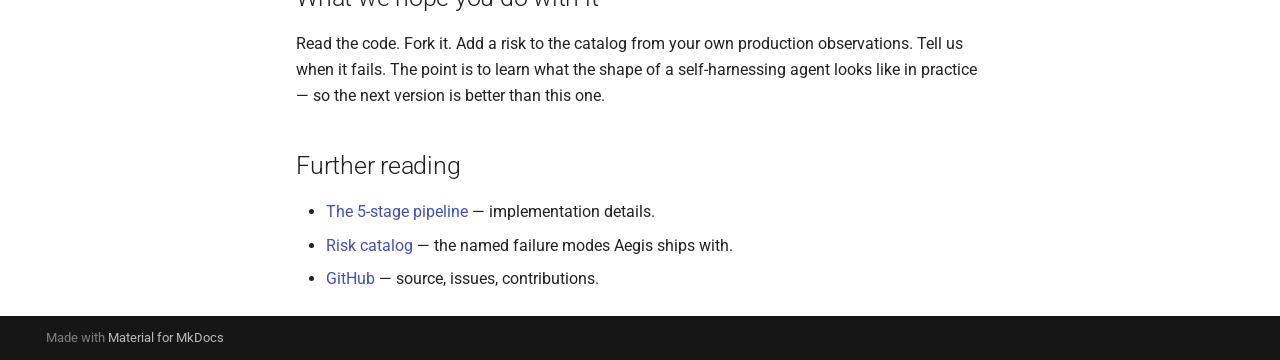
<file: concepts/why-this-matters-for-agi/index.html>
<!doctype html>
<html lang="en" class="no-js">
  <head>
    
      <meta charset="utf-8">
      <meta name="viewport" content="width=device-width,initial-scale=1">
      
        <meta name="description" content="Dynamic, on-the-fly generated harnesses for AI agents">
      
      
      
        <link rel="canonical" href="https://jcaiagent7143-ui.github.io/aegis/concepts/why-this-matters-for-agi/">
      
      
        <link rel="prev" href="../the-5-stage-pipeline/">
      
      
        <link rel="next" href="../../guides/quickstart/">
      
      
        
      
      
      <link rel="icon" href="../../assets/images/favicon.png">
      <meta name="generator" content="mkdocs-1.6.1, mkdocs-material-9.7.6">
    
    
      
        <title>Why this matters for AGI - Aegis</title>
      
    
    
      <link rel="stylesheet" href="../../assets/stylesheets/main.484c7ddc.min.css">
      
        
        <link rel="stylesheet" href="../../assets/stylesheets/palette.ab4e12ef.min.css">
      
      


    
    
      
    
    
      
        
        
        <link rel="preconnect" href="https://fonts.gstatic.com" crossorigin>
        <link rel="stylesheet" href="https://fonts.googleapis.com/css?family=Roboto:300,300i,400,400i,700,700i%7CRoboto+Mono:400,400i,700,700i&display=fallback">
        <style>:root{--md-text-font:"Roboto";--md-code-font:"Roboto Mono"}</style>
      
    
    
    <script>__md_scope=new URL("../..",location),__md_hash=e=>[...e].reduce(((e,_)=>(e<<5)-e+_.charCodeAt(0)),0),__md_get=(e,_=localStorage,t=__md_scope)=>JSON.parse(_.getItem(t.pathname+"."+e)),__md_set=(e,_,t=localStorage,a=__md_scope)=>{try{t.setItem(a.pathname+"."+e,JSON.stringify(_))}catch(e){}}</script>
    
      

    
    
  </head>
  
  
    
    
      
    
    
    
    
    <body dir="ltr" data-md-color-scheme="slate" data-md-color-primary="cyan" data-md-color-accent="deep-purple">
  
    
    <input class="md-toggle" data-md-toggle="drawer" type="checkbox" id="__drawer" autocomplete="off">
    <input class="md-toggle" data-md-toggle="search" type="checkbox" id="__search" autocomplete="off">
    <label class="md-overlay" for="__drawer"></label>
    <div data-md-component="skip">
      
        
        <a href="#why-this-matters-for-agi" class="md-skip">
          Skip to content
        </a>
      
    </div>
    <div data-md-component="announce">
      
    </div>
    
    
      

<header class="md-header" data-md-component="header">
  <nav class="md-header__inner md-grid" aria-label="Header">
    <a href="../.." title="Aegis" class="md-header__button md-logo" aria-label="Aegis" data-md-component="logo">
      
  
  <svg xmlns="http://www.w3.org/2000/svg" viewBox="0 0 24 24"><path d="M12 8a3 3 0 0 0 3-3 3 3 0 0 0-3-3 3 3 0 0 0-3 3 3 3 0 0 0 3 3m0 3.54C9.64 9.35 6.5 8 3 8v11c3.5 0 6.64 1.35 9 3.54 2.36-2.19 5.5-3.54 9-3.54V8c-3.5 0-6.64 1.35-9 3.54"/></svg>

    </a>
    <label class="md-header__button md-icon" for="__drawer">
      
      <svg xmlns="http://www.w3.org/2000/svg" viewBox="0 0 24 24"><path d="M3 6h18v2H3zm0 5h18v2H3zm0 5h18v2H3z"/></svg>
    </label>
    <div class="md-header__title" data-md-component="header-title">
      <div class="md-header__ellipsis">
        <div class="md-header__topic">
          <span class="md-ellipsis">
            Aegis
          </span>
        </div>
        <div class="md-header__topic" data-md-component="header-topic">
          <span class="md-ellipsis">
            
              Why this matters for AGI
            
          </span>
        </div>
      </div>
    </div>
    
      
        <form class="md-header__option" data-md-component="palette">
  
    
    
    
    <input class="md-option" data-md-color-media="(prefers-color-scheme: dark)" data-md-color-scheme="slate" data-md-color-primary="cyan" data-md-color-accent="deep-purple"  aria-label="Switch to light mode"  type="radio" name="__palette" id="__palette_0">
    
      <label class="md-header__button md-icon" title="Switch to light mode" for="__palette_1" hidden>
        <svg xmlns="http://www.w3.org/2000/svg" viewBox="0 0 24 24"><path d="M12 7a5 5 0 0 1 5 5 5 5 0 0 1-5 5 5 5 0 0 1-5-5 5 5 0 0 1 5-5m0 2a3 3 0 0 0-3 3 3 3 0 0 0 3 3 3 3 0 0 0 3-3 3 3 0 0 0-3-3m0-7 2.39 3.42C13.65 5.15 12.84 5 12 5s-1.65.15-2.39.42zM3.34 7l4.16-.35A7.2 7.2 0 0 0 5.94 8.5c-.44.74-.69 1.5-.83 2.29zm.02 10 1.76-3.77a7.131 7.131 0 0 0 2.38 4.14zM20.65 7l-1.77 3.79a7.02 7.02 0 0 0-2.38-4.15zm-.01 10-4.14.36c.59-.51 1.12-1.14 1.54-1.86.42-.73.69-1.5.83-2.29zM12 22l-2.41-3.44c.74.27 1.55.44 2.41.44.82 0 1.63-.17 2.37-.44z"/></svg>
      </label>
    
  
    
    
    
    <input class="md-option" data-md-color-media="(prefers-color-scheme: light)" data-md-color-scheme="default" data-md-color-primary="indigo" data-md-color-accent="deep-purple"  aria-label="Switch to dark mode"  type="radio" name="__palette" id="__palette_1">
    
      <label class="md-header__button md-icon" title="Switch to dark mode" for="__palette_0" hidden>
        <svg xmlns="http://www.w3.org/2000/svg" viewBox="0 0 24 24"><path d="m17.75 4.09-2.53 1.94.91 3.06-2.63-1.81-2.63 1.81.91-3.06-2.53-1.94L12.44 4l1.06-3 1.06 3zm3.5 6.91-1.64 1.25.59 1.98-1.7-1.17-1.7 1.17.59-1.98L15.75 11l2.06-.05L18.5 9l.69 1.95zm-2.28 4.95c.83-.08 1.72 1.1 1.19 1.85-.32.45-.66.87-1.08 1.27C15.17 23 8.84 23 4.94 19.07c-3.91-3.9-3.91-10.24 0-14.14.4-.4.82-.76 1.27-1.08.75-.53 1.93.36 1.85 1.19-.27 2.86.69 5.83 2.89 8.02a9.96 9.96 0 0 0 8.02 2.89m-1.64 2.02a12.08 12.08 0 0 1-7.8-3.47c-2.17-2.19-3.33-5-3.49-7.82-2.81 3.14-2.7 7.96.31 10.98 3.02 3.01 7.84 3.12 10.98.31"/></svg>
      </label>
    
  
</form>
      
    
    
      <script>var palette=__md_get("__palette");if(palette&&palette.color){if("(prefers-color-scheme)"===palette.color.media){var media=matchMedia("(prefers-color-scheme: light)"),input=document.querySelector(media.matches?"[data-md-color-media='(prefers-color-scheme: light)']":"[data-md-color-media='(prefers-color-scheme: dark)']");palette.color.media=input.getAttribute("data-md-color-media"),palette.color.scheme=input.getAttribute("data-md-color-scheme"),palette.color.primary=input.getAttribute("data-md-color-primary"),palette.color.accent=input.getAttribute("data-md-color-accent")}for(var[key,value]of Object.entries(palette.color))document.body.setAttribute("data-md-color-"+key,value)}</script>
    
    
    
      
      
        <label class="md-header__button md-icon" for="__search">
          
          <svg xmlns="http://www.w3.org/2000/svg" viewBox="0 0 24 24"><path d="M9.5 3A6.5 6.5 0 0 1 16 9.5c0 1.61-.59 3.09-1.56 4.23l.27.27h.79l5 5-1.5 1.5-5-5v-.79l-.27-.27A6.52 6.52 0 0 1 9.5 16 6.5 6.5 0 0 1 3 9.5 6.5 6.5 0 0 1 9.5 3m0 2C7 5 5 7 5 9.5S7 14 9.5 14 14 12 14 9.5 12 5 9.5 5"/></svg>
        </label>
        <div class="md-search" data-md-component="search" role="dialog">
  <label class="md-search__overlay" for="__search"></label>
  <div class="md-search__inner" role="search">
    <form class="md-search__form" name="search">
      <input type="text" class="md-search__input" name="query" aria-label="Search" placeholder="Search" autocapitalize="off" autocorrect="off" autocomplete="off" spellcheck="false" data-md-component="search-query" required>
      <label class="md-search__icon md-icon" for="__search">
        
        <svg xmlns="http://www.w3.org/2000/svg" viewBox="0 0 24 24"><path d="M9.5 3A6.5 6.5 0 0 1 16 9.5c0 1.61-.59 3.09-1.56 4.23l.27.27h.79l5 5-1.5 1.5-5-5v-.79l-.27-.27A6.52 6.52 0 0 1 9.5 16 6.5 6.5 0 0 1 3 9.5 6.5 6.5 0 0 1 9.5 3m0 2C7 5 5 7 5 9.5S7 14 9.5 14 14 12 14 9.5 12 5 9.5 5"/></svg>
        
        <svg xmlns="http://www.w3.org/2000/svg" viewBox="0 0 24 24"><path d="M20 11v2H8l5.5 5.5-1.42 1.42L4.16 12l7.92-7.92L13.5 5.5 8 11z"/></svg>
      </label>
      <nav class="md-search__options" aria-label="Search">
        
        <button type="reset" class="md-search__icon md-icon" title="Clear" aria-label="Clear" tabindex="-1">
          
          <svg xmlns="http://www.w3.org/2000/svg" viewBox="0 0 24 24"><path d="M19 6.41 17.59 5 12 10.59 6.41 5 5 6.41 10.59 12 5 17.59 6.41 19 12 13.41 17.59 19 19 17.59 13.41 12z"/></svg>
        </button>
      </nav>
      
        <div class="md-search__suggest" data-md-component="search-suggest"></div>
      
    </form>
    <div class="md-search__output">
      <div class="md-search__scrollwrap" tabindex="0" data-md-scrollfix>
        <div class="md-search-result" data-md-component="search-result">
          <div class="md-search-result__meta">
            Initializing search
          </div>
          <ol class="md-search-result__list" role="presentation"></ol>
        </div>
      </div>
    </div>
  </div>
</div>
      
    
    
      <div class="md-header__source">
        <a href="https://github.com/jcaiagent7143-ui/aegis" title="Go to repository" class="md-source" data-md-component="source">
  <div class="md-source__icon md-icon">
    
    <svg xmlns="http://www.w3.org/2000/svg" viewBox="0 0 448 512"><!--! Font Awesome Free 7.1.0 by @fontawesome - https://fontawesome.com License - https://fontawesome.com/license/free (Icons: CC BY 4.0, Fonts: SIL OFL 1.1, Code: MIT License) Copyright 2025 Fonticons, Inc.--><path d="M439.6 236.1 244 40.5c-5.4-5.5-12.8-8.5-20.4-8.5s-15 3-20.4 8.4L162.5 81l51.5 51.5c27.1-9.1 52.7 16.8 43.4 43.7l49.7 49.7c34.2-11.8 61.2 31 35.5 56.7-26.5 26.5-70.2-2.9-56-37.3L240.3 199v121.9c25.3 12.5 22.3 41.8 9.1 55-6.4 6.4-15.2 10.1-24.3 10.1s-17.8-3.6-24.3-10.1c-17.6-17.6-11.1-46.9 11.2-56v-123c-20.8-8.5-24.6-30.7-18.6-45L142.6 101 8.5 235.1C3 240.6 0 247.9 0 255.5s3 15 8.5 20.4l195.6 195.7c5.4 5.4 12.7 8.4 20.4 8.4s15-3 20.4-8.4l194.7-194.7c5.4-5.4 8.4-12.8 8.4-20.4s-3-15-8.4-20.4"/></svg>
  </div>
  <div class="md-source__repository">
    jcaiagent7143-ui/aegis
  </div>
</a>
      </div>
    
  </nav>
  
</header>
    
    <div class="md-container" data-md-component="container">
      
      
        
          
            
<nav class="md-tabs" aria-label="Tabs" data-md-component="tabs">
  <div class="md-grid">
    <ul class="md-tabs__list">
      
        
  
  
  
  
    <li class="md-tabs__item">
      <a href="../.." class="md-tabs__link">
        
  
  
    
  
  Home

      </a>
    </li>
  

      
        
  
  
  
    
  
  
    
    
      <li class="md-tabs__item md-tabs__item--active">
        <a href="../what-is-a-dynamic-harness/" class="md-tabs__link">
          
  
  
    
  
  Concepts

        </a>
      </li>
    
  

      
        
  
  
  
  
    
    
      <li class="md-tabs__item">
        <a href="../../guides/quickstart/" class="md-tabs__link">
          
  
  
    
  
  Guides

        </a>
      </li>
    
  

      
        
  
  
  
  
    
    
      <li class="md-tabs__item">
        <a href="../../cookbook/" class="md-tabs__link">
          
  
  
    
  
  Cookbook

        </a>
      </li>
    
  

      
        
  
  
  
  
    <li class="md-tabs__item">
      <a href="../../reference/" class="md-tabs__link">
        
  
  
    
  
  Reference

      </a>
    </li>
  

      
    </ul>
  </div>
</nav>
          
        
      
      <main class="md-main" data-md-component="main">
        <div class="md-main__inner md-grid">
          
            
              
              <div class="md-sidebar md-sidebar--primary" data-md-component="sidebar" data-md-type="navigation" >
                <div class="md-sidebar__scrollwrap">
                  <div class="md-sidebar__inner">
                    


  


<nav class="md-nav md-nav--primary md-nav--lifted" aria-label="Navigation" data-md-level="0">
  <label class="md-nav__title" for="__drawer">
    <a href="../.." title="Aegis" class="md-nav__button md-logo" aria-label="Aegis" data-md-component="logo">
      
  
  <svg xmlns="http://www.w3.org/2000/svg" viewBox="0 0 24 24"><path d="M12 8a3 3 0 0 0 3-3 3 3 0 0 0-3-3 3 3 0 0 0-3 3 3 3 0 0 0 3 3m0 3.54C9.64 9.35 6.5 8 3 8v11c3.5 0 6.64 1.35 9 3.54 2.36-2.19 5.5-3.54 9-3.54V8c-3.5 0-6.64 1.35-9 3.54"/></svg>

    </a>
    Aegis
  </label>
  
    <div class="md-nav__source">
      <a href="https://github.com/jcaiagent7143-ui/aegis" title="Go to repository" class="md-source" data-md-component="source">
  <div class="md-source__icon md-icon">
    
    <svg xmlns="http://www.w3.org/2000/svg" viewBox="0 0 448 512"><!--! Font Awesome Free 7.1.0 by @fontawesome - https://fontawesome.com License - https://fontawesome.com/license/free (Icons: CC BY 4.0, Fonts: SIL OFL 1.1, Code: MIT License) Copyright 2025 Fonticons, Inc.--><path d="M439.6 236.1 244 40.5c-5.4-5.5-12.8-8.5-20.4-8.5s-15 3-20.4 8.4L162.5 81l51.5 51.5c27.1-9.1 52.7 16.8 43.4 43.7l49.7 49.7c34.2-11.8 61.2 31 35.5 56.7-26.5 26.5-70.2-2.9-56-37.3L240.3 199v121.9c25.3 12.5 22.3 41.8 9.1 55-6.4 6.4-15.2 10.1-24.3 10.1s-17.8-3.6-24.3-10.1c-17.6-17.6-11.1-46.9 11.2-56v-123c-20.8-8.5-24.6-30.7-18.6-45L142.6 101 8.5 235.1C3 240.6 0 247.9 0 255.5s3 15 8.5 20.4l195.6 195.7c5.4 5.4 12.7 8.4 20.4 8.4s15-3 20.4-8.4l194.7-194.7c5.4-5.4 8.4-12.8 8.4-20.4s-3-15-8.4-20.4"/></svg>
  </div>
  <div class="md-source__repository">
    jcaiagent7143-ui/aegis
  </div>
</a>
    </div>
  
  <ul class="md-nav__list" data-md-scrollfix>
    
      
      
  
  
  
  
    <li class="md-nav__item">
      <a href="../.." class="md-nav__link">
        
  
  
  <span class="md-ellipsis">
    
  
    Home
  

    
  </span>
  
  

      </a>
    </li>
  

    
      
      
  
  
    
  
  
  
    
    
      
        
      
        
      
        
      
    
    
    
      
        
        
      
      
        
      
    
    
    <li class="md-nav__item md-nav__item--active md-nav__item--section md-nav__item--nested">
      
        
        
        <input class="md-nav__toggle md-toggle " type="checkbox" id="__nav_2" checked>
        
          
          <label class="md-nav__link" for="__nav_2" id="__nav_2_label" tabindex="">
            
  
  
  <span class="md-ellipsis">
    
  
    Concepts
  

    
  </span>
  
  

            <span class="md-nav__icon md-icon"></span>
          </label>
        
        <nav class="md-nav" data-md-level="1" aria-labelledby="__nav_2_label" aria-expanded="true">
          <label class="md-nav__title" for="__nav_2">
            <span class="md-nav__icon md-icon"></span>
            
  
    Concepts
  

          </label>
          <ul class="md-nav__list" data-md-scrollfix>
            
              
                
  
  
  
  
    <li class="md-nav__item">
      <a href="../what-is-a-dynamic-harness/" class="md-nav__link">
        
  
  
  <span class="md-ellipsis">
    
  
    What is a dynamic harness?
  

    
  </span>
  
  

      </a>
    </li>
  

              
            
              
                
  
  
  
  
    <li class="md-nav__item">
      <a href="../the-5-stage-pipeline/" class="md-nav__link">
        
  
  
  <span class="md-ellipsis">
    
  
    The 5-stage pipeline
  

    
  </span>
  
  

      </a>
    </li>
  

              
            
              
                
  
  
    
  
  
  
    <li class="md-nav__item md-nav__item--active">
      
      <input class="md-nav__toggle md-toggle" type="checkbox" id="__toc">
      
      
        
      
      
        <label class="md-nav__link md-nav__link--active" for="__toc">
          
  
  
  <span class="md-ellipsis">
    
  
    Why this matters for AGI
  

    
  </span>
  
  

          <span class="md-nav__icon md-icon"></span>
        </label>
      
      <a href="./" class="md-nav__link md-nav__link--active">
        
  
  
  <span class="md-ellipsis">
    
  
    Why this matters for AGI
  

    
  </span>
  
  

      </a>
      
        

<nav class="md-nav md-nav--secondary" aria-label="Table of contents">
  
  
  
    
  
  
    <label class="md-nav__title" for="__toc">
      <span class="md-nav__icon md-icon"></span>
      Table of contents
    </label>
    <ul class="md-nav__list" data-md-component="toc" data-md-scrollfix>
      
        <li class="md-nav__item">
  <a href="#the-argument" class="md-nav__link">
    <span class="md-ellipsis">
      
        The argument
      
    </span>
  </a>
  
</li>
      
        <li class="md-nav__item">
  <a href="#why-this-is-a-step-toward-agi" class="md-nav__link">
    <span class="md-ellipsis">
      
        Why this is a step toward AGI
      
    </span>
  </a>
  
</li>
      
        <li class="md-nav__item">
  <a href="#what-aegis-is-not" class="md-nav__link">
    <span class="md-ellipsis">
      
        What Aegis is not
      
    </span>
  </a>
  
</li>
      
        <li class="md-nav__item">
  <a href="#what-we-hope-you-do-with-it" class="md-nav__link">
    <span class="md-ellipsis">
      
        What we hope you do with it
      
    </span>
  </a>
  
</li>
      
        <li class="md-nav__item">
  <a href="#further-reading" class="md-nav__link">
    <span class="md-ellipsis">
      
        Further reading
      
    </span>
  </a>
  
</li>
      
    </ul>
  
</nav>
      
    </li>
  

              
            
          </ul>
        </nav>
      
    </li>
  

    
      
      
  
  
  
  
    
    
      
        
      
        
      
        
      
        
      
        
      
        
      
    
    
    
      
      
        
      
    
    
    <li class="md-nav__item md-nav__item--nested">
      
        
        
          
        
        <input class="md-nav__toggle md-toggle md-toggle--indeterminate" type="checkbox" id="__nav_3" >
        
          
          <label class="md-nav__link" for="__nav_3" id="__nav_3_label" tabindex="0">
            
  
  
  <span class="md-ellipsis">
    
  
    Guides
  

    
  </span>
  
  

            <span class="md-nav__icon md-icon"></span>
          </label>
        
        <nav class="md-nav" data-md-level="1" aria-labelledby="__nav_3_label" aria-expanded="false">
          <label class="md-nav__title" for="__nav_3">
            <span class="md-nav__icon md-icon"></span>
            
  
    Guides
  

          </label>
          <ul class="md-nav__list" data-md-scrollfix>
            
              
                
  
  
  
  
    <li class="md-nav__item">
      <a href="../../guides/quickstart/" class="md-nav__link">
        
  
  
  <span class="md-ellipsis">
    
  
    Quickstart
  

    
  </span>
  
  

      </a>
    </li>
  

              
            
              
                
  
  
  
  
    <li class="md-nav__item">
      <a href="../../guides/use-with-your-ai-coding-tool/" class="md-nav__link">
        
  
  
  <span class="md-ellipsis">
    
  
    Use with your AI coding tool
  

    
  </span>
  
  

      </a>
    </li>
  

              
            
              
                
  
  
  
  
    <li class="md-nav__item">
      <a href="../../guides/production/" class="md-nav__link">
        
  
  
  <span class="md-ellipsis">
    
  
    Production deployment
  

    
  </span>
  
  

      </a>
    </li>
  

              
            
              
                
  
  
  
  
    <li class="md-nav__item">
      <a href="../../guides/custom-validators/" class="md-nav__link">
        
  
  
  <span class="md-ellipsis">
    
  
    Custom validators
  

    
  </span>
  
  

      </a>
    </li>
  

              
            
              
                
  
  
  
  
    <li class="md-nav__item">
      <a href="../../guides/self-hosting-with-ollama/" class="md-nav__link">
        
  
  
  <span class="md-ellipsis">
    
  
    Self-hosting with Ollama
  

    
  </span>
  
  

      </a>
    </li>
  

              
            
              
                
  
  
  
  
    <li class="md-nav__item">
      <a href="../../guides/adding-tools/" class="md-nav__link">
        
  
  
  <span class="md-ellipsis">
    
  
    Adding tools
  

    
  </span>
  
  

      </a>
    </li>
  

              
            
          </ul>
        </nav>
      
    </li>
  

    
      
      
  
  
  
  
    
    
      
        
          
        
      
    
    
    
      
      
        
      
    
    
    <li class="md-nav__item md-nav__item--nested">
      
        
        
          
        
        <input class="md-nav__toggle md-toggle md-toggle--indeterminate" type="checkbox" id="__nav_4" >
        
          
          <div class="md-nav__link md-nav__container">
            <a href="../../cookbook/" class="md-nav__link ">
              
  
  
  <span class="md-ellipsis">
    
  
    Cookbook
  

    
  </span>
  
  

            </a>
            
          </div>
        
        <nav class="md-nav" data-md-level="1" aria-labelledby="__nav_4_label" aria-expanded="false">
          <label class="md-nav__title" for="__nav_4">
            <span class="md-nav__icon md-icon"></span>
            
  
    Cookbook
  

          </label>
          <ul class="md-nav__list" data-md-scrollfix>
            
              
            
          </ul>
        </nav>
      
    </li>
  

    
      
      
  
  
  
  
    <li class="md-nav__item">
      <a href="../../reference/" class="md-nav__link">
        
  
  
  <span class="md-ellipsis">
    
  
    Reference
  

    
  </span>
  
  

      </a>
    </li>
  

    
  </ul>
</nav>
                  </div>
                </div>
              </div>
            
            
              
              <div class="md-sidebar md-sidebar--secondary" data-md-component="sidebar" data-md-type="toc" >
                <div class="md-sidebar__scrollwrap">
                  <div class="md-sidebar__inner">
                    

<nav class="md-nav md-nav--secondary" aria-label="Table of contents">
  
  
  
    
  
  
    <label class="md-nav__title" for="__toc">
      <span class="md-nav__icon md-icon"></span>
      Table of contents
    </label>
    <ul class="md-nav__list" data-md-component="toc" data-md-scrollfix>
      
        <li class="md-nav__item">
  <a href="#the-argument" class="md-nav__link">
    <span class="md-ellipsis">
      
        The argument
      
    </span>
  </a>
  
</li>
      
        <li class="md-nav__item">
  <a href="#why-this-is-a-step-toward-agi" class="md-nav__link">
    <span class="md-ellipsis">
      
        Why this is a step toward AGI
      
    </span>
  </a>
  
</li>
      
        <li class="md-nav__item">
  <a href="#what-aegis-is-not" class="md-nav__link">
    <span class="md-ellipsis">
      
        What Aegis is not
      
    </span>
  </a>
  
</li>
      
        <li class="md-nav__item">
  <a href="#what-we-hope-you-do-with-it" class="md-nav__link">
    <span class="md-ellipsis">
      
        What we hope you do with it
      
    </span>
  </a>
  
</li>
      
        <li class="md-nav__item">
  <a href="#further-reading" class="md-nav__link">
    <span class="md-ellipsis">
      
        Further reading
      
    </span>
  </a>
  
</li>
      
    </ul>
  
</nav>
                  </div>
                </div>
              </div>
            
          
          
            <div class="md-content" data-md-component="content">
              
              <article class="md-content__inner md-typeset">
                
                  


  
  


<h1 id="why-this-matters-for-agi">Why this matters for AGI</h1>
<blockquote>
<p><em>"Instead of developers hardcoding guardrails, the agent will dynamically assess a goal,
evaluate where it might hallucinate or fail, programmatically generate its own runtime
harness and safety guardrails, execute the task, and return the safe result. This is the
next logical stepping stone toward AGI."</em></p>
</blockquote>
<h2 id="the-argument">The argument</h2>
<p>A general intelligence does not exist in a vacuum. It exists in a world with consequences, where some actions cost more to undo than others. A careful human engineer — before shipping a risky change — does a pre-mortem:</p>
<ul>
<li><em>What could break?</em></li>
<li><em>What would I need to verify before I commit?</em></li>
<li><em>What's my rollback plan?</em></li>
</ul>
<p>The output of that pre-mortem is a <strong>process</strong> — a set of checks, tests, and reviews you self-impose for <em>this</em> change. The process is not the same for every change. Renaming a private function takes a different process than rotating a production secret.</p>
<p>Today's agents don't do this. They run with the same guardrails for every task — because the developer wrote those guardrails once. If the goal is mismatched (too risky for the harness, or too constrained), the agent either takes dangerous action or fails uselessly.</p>
<p>A self-harnessing agent does the pre-mortem itself. Before acting, it asks: <em>given this specific goal, what would a careful engineer build to make me safe? Build that, then act inside it.</em></p>
<h2 id="why-this-is-a-step-toward-agi">Why this is a step toward AGI</h2>
<p>Three properties that a "general" intelligence needs, and dynamic harnessing demonstrates a minimal version of each:</p>
<ol>
<li><strong>Metacognition</strong> — knowing what you don't know. The Assess stage forces the agent to enumerate where <em>this</em> task is likely to fail. That's a structured form of "knowing one's limits."</li>
<li><strong>Self-modification</strong> — changing the process by which you act. Generating the harness is generating the rules of your own execution loop. This is one rung up from generating answers.</li>
<li><strong>Verified action</strong> — committing only what passes a check. The Verify stage closes the loop: an answer that fails verification doesn't ship. This is the discipline of a reliable system.</li>
</ol>
<p>None of these are AGI individually. But each is a thing that today's agents do <em>not</em> do, and that a general intelligence would obviously need to do.</p>
<h2 id="what-aegis-is-not">What Aegis is not</h2>
<ul>
<li>Not a model. Aegis runs on top of whatever LLM you give it.</li>
<li>Not perfect. The synthesized harness is itself written by an LLM; it can be incomplete or wrong. The sandbox keeps wrong harnesses from being dangerous; the test suite and risk catalog keep them from being useless.</li>
<li>Not a substitute for evals. You still need to know if your agent is good at the task. Aegis makes failure modes <em>visible</em>, not absent.</li>
</ul>
<h2 id="what-we-hope-you-do-with-it">What we hope you do with it</h2>
<p>Read the code. Fork it. Add a risk to the catalog from your own production observations. Tell us when it fails. The point is to learn what the shape of a self-harnessing agent looks like in practice — so the next version is better than this one.</p>
<h2 id="further-reading">Further reading</h2>
<ul>
<li><a href="../the-5-stage-pipeline/">The 5-stage pipeline</a> — implementation details.</li>
<li><a href="../../reference/">Risk catalog</a> — the named failure modes Aegis ships with.</li>
<li><a href="https://github.com/jcaiagent7143-ui/aegis">GitHub</a> — source, issues, contributions.</li>
</ul>












                
              </article>
            </div>
          
          
<script>var target=document.getElementById(location.hash.slice(1));target&&target.name&&(target.checked=target.name.startsWith("__tabbed_"))</script>
        </div>
        
          <button type="button" class="md-top md-icon" data-md-component="top" hidden>
  
  <svg xmlns="http://www.w3.org/2000/svg" viewBox="0 0 24 24"><path d="M13 20h-2V8l-5.5 5.5-1.42-1.42L12 4.16l7.92 7.92-1.42 1.42L13 8z"/></svg>
  Back to top
</button>
        
      </main>
      
        <footer class="md-footer">
  
  <div class="md-footer-meta md-typeset">
    <div class="md-footer-meta__inner md-grid">
      <div class="md-copyright">
  
  
    Made with
    <a href="https://squidfunk.github.io/mkdocs-material/" target="_blank" rel="noopener">
      Material for MkDocs
    </a>
  
</div>
      
    </div>
  </div>
</footer>
      
    </div>
    <div class="md-dialog" data-md-component="dialog">
      <div class="md-dialog__inner md-typeset"></div>
    </div>
    
    
    
      
      
      <script id="__config" type="application/json">{"annotate": null, "base": "../..", "features": ["navigation.tabs", "navigation.sections", "navigation.expand", "navigation.top", "navigation.indexes", "content.code.copy", "content.code.annotate", "search.suggest"], "search": "../../assets/javascripts/workers/search.2c215733.min.js", "tags": null, "translations": {"clipboard.copied": "Copied to clipboard", "clipboard.copy": "Copy to clipboard", "search.result.more.one": "1 more on this page", "search.result.more.other": "# more on this page", "search.result.none": "No matching documents", "search.result.one": "1 matching document", "search.result.other": "# matching documents", "search.result.placeholder": "Type to start searching", "search.result.term.missing": "Missing", "select.version": "Select version"}, "version": null}</script>
    
    
      <script src="../../assets/javascripts/bundle.79ae519e.min.js"></script>
      
    
  </body>
</html>
</file>
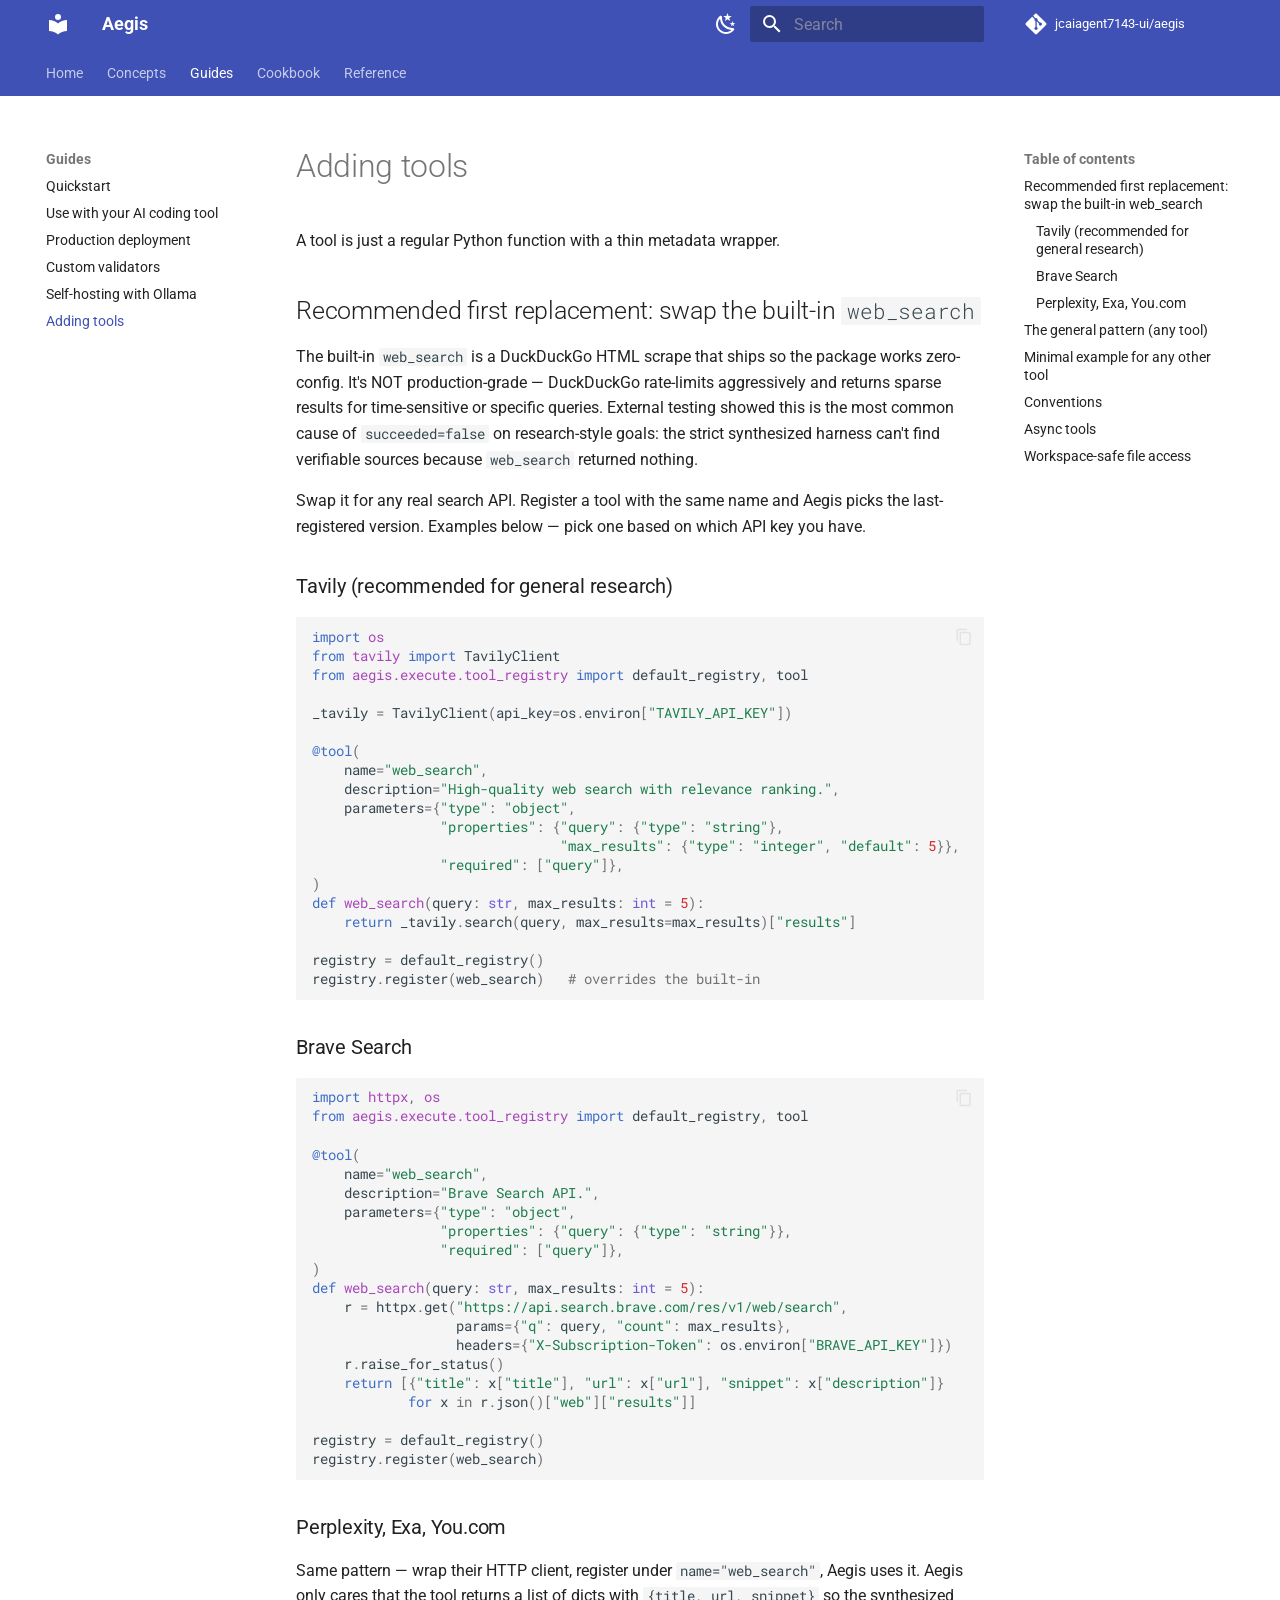
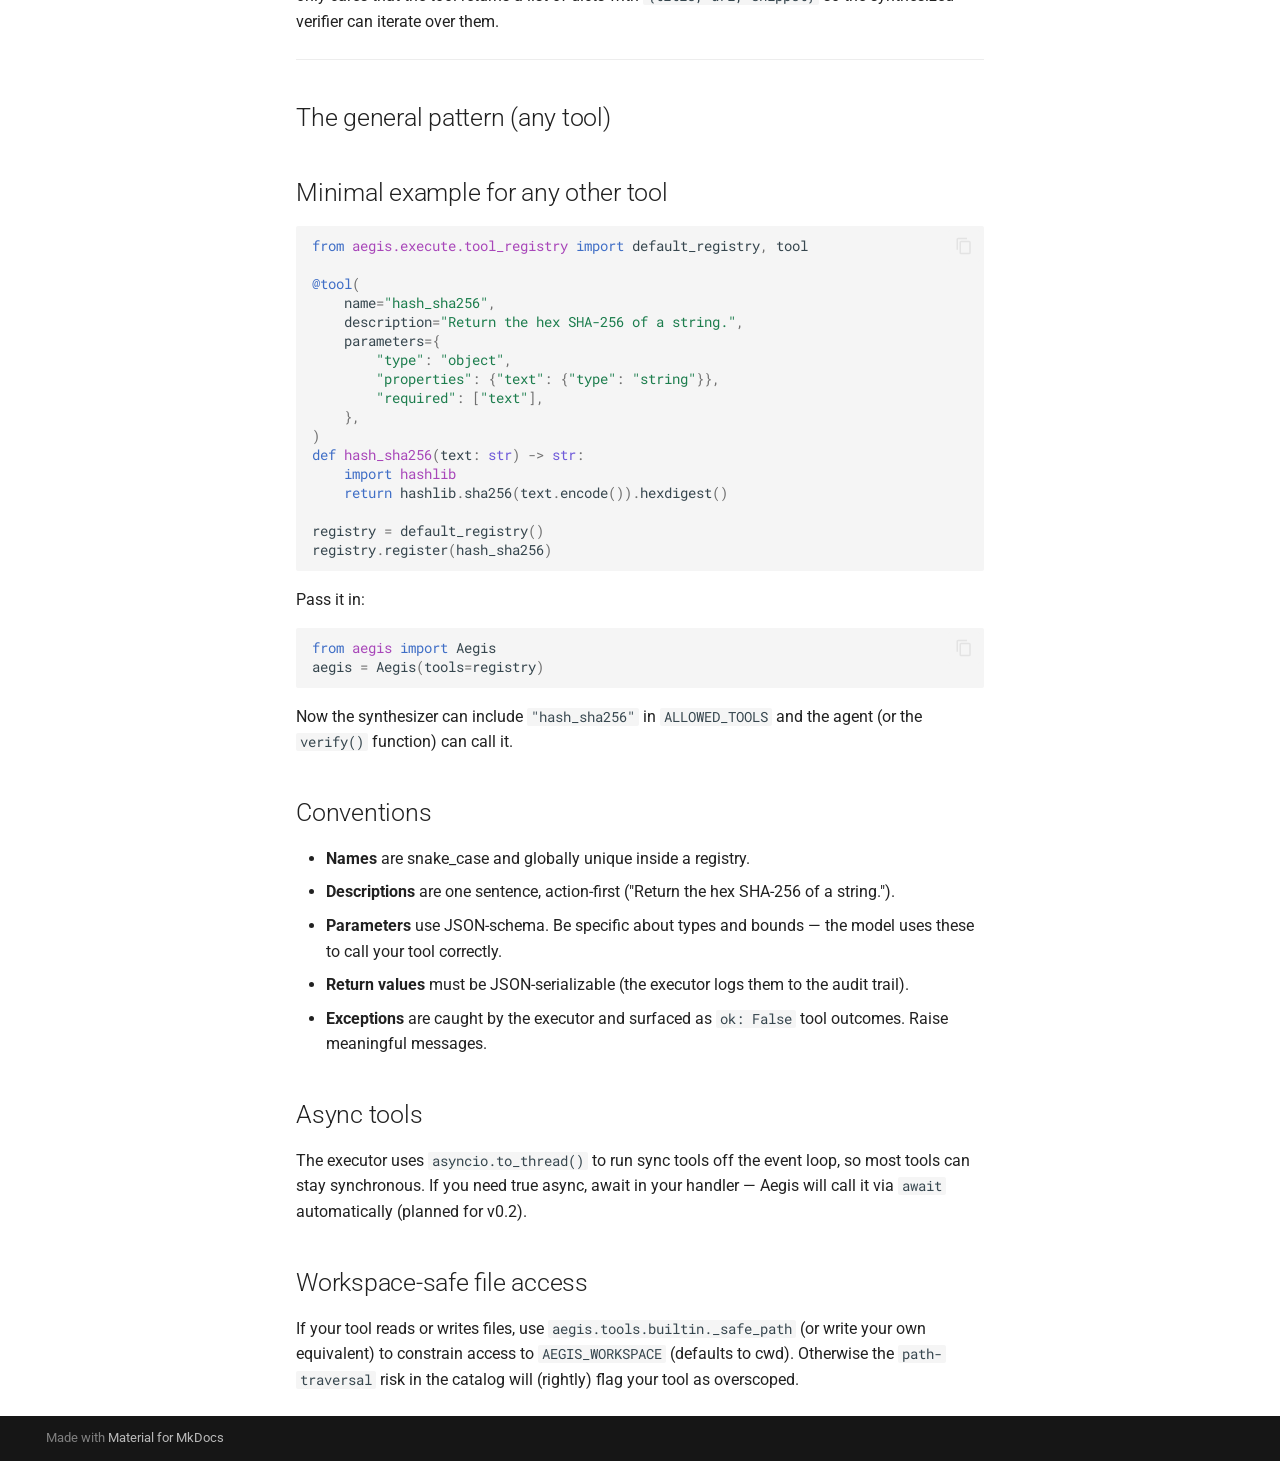
<file: guides/adding-tools/index.html>
<!doctype html>
<html lang="en" class="no-js">
  <head>
    
      <meta charset="utf-8">
      <meta name="viewport" content="width=device-width,initial-scale=1">
      
        <meta name="description" content="Dynamic, on-the-fly generated harnesses for AI agents">
      
      
      
        <link rel="canonical" href="https://jcaiagent7143-ui.github.io/aegis/guides/adding-tools/">
      
      
        <link rel="prev" href="../self-hosting-with-ollama/">
      
      
        <link rel="next" href="../../cookbook/">
      
      
        
      
      
      <link rel="icon" href="../../assets/images/favicon.png">
      <meta name="generator" content="mkdocs-1.6.1, mkdocs-material-9.7.6">
    
    
      
        <title>Adding tools - Aegis</title>
      
    
    
      <link rel="stylesheet" href="../../assets/stylesheets/main.484c7ddc.min.css">
      
        
        <link rel="stylesheet" href="../../assets/stylesheets/palette.ab4e12ef.min.css">
      
      


    
    
      
    
    
      
        
        
        <link rel="preconnect" href="https://fonts.gstatic.com" crossorigin>
        <link rel="stylesheet" href="https://fonts.googleapis.com/css?family=Roboto:300,300i,400,400i,700,700i%7CRoboto+Mono:400,400i,700,700i&display=fallback">
        <style>:root{--md-text-font:"Roboto";--md-code-font:"Roboto Mono"}</style>
      
    
    
    <script>__md_scope=new URL("../..",location),__md_hash=e=>[...e].reduce(((e,_)=>(e<<5)-e+_.charCodeAt(0)),0),__md_get=(e,_=localStorage,t=__md_scope)=>JSON.parse(_.getItem(t.pathname+"."+e)),__md_set=(e,_,t=localStorage,a=__md_scope)=>{try{t.setItem(a.pathname+"."+e,JSON.stringify(_))}catch(e){}}</script>
    
      

    
    
  </head>
  
  
    
    
      
    
    
    
    
    <body dir="ltr" data-md-color-scheme="slate" data-md-color-primary="cyan" data-md-color-accent="deep-purple">
  
    
    <input class="md-toggle" data-md-toggle="drawer" type="checkbox" id="__drawer" autocomplete="off">
    <input class="md-toggle" data-md-toggle="search" type="checkbox" id="__search" autocomplete="off">
    <label class="md-overlay" for="__drawer"></label>
    <div data-md-component="skip">
      
        
        <a href="#adding-tools" class="md-skip">
          Skip to content
        </a>
      
    </div>
    <div data-md-component="announce">
      
    </div>
    
    
      

<header class="md-header" data-md-component="header">
  <nav class="md-header__inner md-grid" aria-label="Header">
    <a href="../.." title="Aegis" class="md-header__button md-logo" aria-label="Aegis" data-md-component="logo">
      
  
  <svg xmlns="http://www.w3.org/2000/svg" viewBox="0 0 24 24"><path d="M12 8a3 3 0 0 0 3-3 3 3 0 0 0-3-3 3 3 0 0 0-3 3 3 3 0 0 0 3 3m0 3.54C9.64 9.35 6.5 8 3 8v11c3.5 0 6.64 1.35 9 3.54 2.36-2.19 5.5-3.54 9-3.54V8c-3.5 0-6.64 1.35-9 3.54"/></svg>

    </a>
    <label class="md-header__button md-icon" for="__drawer">
      
      <svg xmlns="http://www.w3.org/2000/svg" viewBox="0 0 24 24"><path d="M3 6h18v2H3zm0 5h18v2H3zm0 5h18v2H3z"/></svg>
    </label>
    <div class="md-header__title" data-md-component="header-title">
      <div class="md-header__ellipsis">
        <div class="md-header__topic">
          <span class="md-ellipsis">
            Aegis
          </span>
        </div>
        <div class="md-header__topic" data-md-component="header-topic">
          <span class="md-ellipsis">
            
              Adding tools
            
          </span>
        </div>
      </div>
    </div>
    
      
        <form class="md-header__option" data-md-component="palette">
  
    
    
    
    <input class="md-option" data-md-color-media="(prefers-color-scheme: dark)" data-md-color-scheme="slate" data-md-color-primary="cyan" data-md-color-accent="deep-purple"  aria-label="Switch to light mode"  type="radio" name="__palette" id="__palette_0">
    
      <label class="md-header__button md-icon" title="Switch to light mode" for="__palette_1" hidden>
        <svg xmlns="http://www.w3.org/2000/svg" viewBox="0 0 24 24"><path d="M12 7a5 5 0 0 1 5 5 5 5 0 0 1-5 5 5 5 0 0 1-5-5 5 5 0 0 1 5-5m0 2a3 3 0 0 0-3 3 3 3 0 0 0 3 3 3 3 0 0 0 3-3 3 3 0 0 0-3-3m0-7 2.39 3.42C13.65 5.15 12.84 5 12 5s-1.65.15-2.39.42zM3.34 7l4.16-.35A7.2 7.2 0 0 0 5.94 8.5c-.44.74-.69 1.5-.83 2.29zm.02 10 1.76-3.77a7.131 7.131 0 0 0 2.38 4.14zM20.65 7l-1.77 3.79a7.02 7.02 0 0 0-2.38-4.15zm-.01 10-4.14.36c.59-.51 1.12-1.14 1.54-1.86.42-.73.69-1.5.83-2.29zM12 22l-2.41-3.44c.74.27 1.55.44 2.41.44.82 0 1.63-.17 2.37-.44z"/></svg>
      </label>
    
  
    
    
    
    <input class="md-option" data-md-color-media="(prefers-color-scheme: light)" data-md-color-scheme="default" data-md-color-primary="indigo" data-md-color-accent="deep-purple"  aria-label="Switch to dark mode"  type="radio" name="__palette" id="__palette_1">
    
      <label class="md-header__button md-icon" title="Switch to dark mode" for="__palette_0" hidden>
        <svg xmlns="http://www.w3.org/2000/svg" viewBox="0 0 24 24"><path d="m17.75 4.09-2.53 1.94.91 3.06-2.63-1.81-2.63 1.81.91-3.06-2.53-1.94L12.44 4l1.06-3 1.06 3zm3.5 6.91-1.64 1.25.59 1.98-1.7-1.17-1.7 1.17.59-1.98L15.75 11l2.06-.05L18.5 9l.69 1.95zm-2.28 4.95c.83-.08 1.72 1.1 1.19 1.85-.32.45-.66.87-1.08 1.27C15.17 23 8.84 23 4.94 19.07c-3.91-3.9-3.91-10.24 0-14.14.4-.4.82-.76 1.27-1.08.75-.53 1.93.36 1.85 1.19-.27 2.86.69 5.83 2.89 8.02a9.96 9.96 0 0 0 8.02 2.89m-1.64 2.02a12.08 12.08 0 0 1-7.8-3.47c-2.17-2.19-3.33-5-3.49-7.82-2.81 3.14-2.7 7.96.31 10.98 3.02 3.01 7.84 3.12 10.98.31"/></svg>
      </label>
    
  
</form>
      
    
    
      <script>var palette=__md_get("__palette");if(palette&&palette.color){if("(prefers-color-scheme)"===palette.color.media){var media=matchMedia("(prefers-color-scheme: light)"),input=document.querySelector(media.matches?"[data-md-color-media='(prefers-color-scheme: light)']":"[data-md-color-media='(prefers-color-scheme: dark)']");palette.color.media=input.getAttribute("data-md-color-media"),palette.color.scheme=input.getAttribute("data-md-color-scheme"),palette.color.primary=input.getAttribute("data-md-color-primary"),palette.color.accent=input.getAttribute("data-md-color-accent")}for(var[key,value]of Object.entries(palette.color))document.body.setAttribute("data-md-color-"+key,value)}</script>
    
    
    
      
      
        <label class="md-header__button md-icon" for="__search">
          
          <svg xmlns="http://www.w3.org/2000/svg" viewBox="0 0 24 24"><path d="M9.5 3A6.5 6.5 0 0 1 16 9.5c0 1.61-.59 3.09-1.56 4.23l.27.27h.79l5 5-1.5 1.5-5-5v-.79l-.27-.27A6.52 6.52 0 0 1 9.5 16 6.5 6.5 0 0 1 3 9.5 6.5 6.5 0 0 1 9.5 3m0 2C7 5 5 7 5 9.5S7 14 9.5 14 14 12 14 9.5 12 5 9.5 5"/></svg>
        </label>
        <div class="md-search" data-md-component="search" role="dialog">
  <label class="md-search__overlay" for="__search"></label>
  <div class="md-search__inner" role="search">
    <form class="md-search__form" name="search">
      <input type="text" class="md-search__input" name="query" aria-label="Search" placeholder="Search" autocapitalize="off" autocorrect="off" autocomplete="off" spellcheck="false" data-md-component="search-query" required>
      <label class="md-search__icon md-icon" for="__search">
        
        <svg xmlns="http://www.w3.org/2000/svg" viewBox="0 0 24 24"><path d="M9.5 3A6.5 6.5 0 0 1 16 9.5c0 1.61-.59 3.09-1.56 4.23l.27.27h.79l5 5-1.5 1.5-5-5v-.79l-.27-.27A6.52 6.52 0 0 1 9.5 16 6.5 6.5 0 0 1 3 9.5 6.5 6.5 0 0 1 9.5 3m0 2C7 5 5 7 5 9.5S7 14 9.5 14 14 12 14 9.5 12 5 9.5 5"/></svg>
        
        <svg xmlns="http://www.w3.org/2000/svg" viewBox="0 0 24 24"><path d="M20 11v2H8l5.5 5.5-1.42 1.42L4.16 12l7.92-7.92L13.5 5.5 8 11z"/></svg>
      </label>
      <nav class="md-search__options" aria-label="Search">
        
        <button type="reset" class="md-search__icon md-icon" title="Clear" aria-label="Clear" tabindex="-1">
          
          <svg xmlns="http://www.w3.org/2000/svg" viewBox="0 0 24 24"><path d="M19 6.41 17.59 5 12 10.59 6.41 5 5 6.41 10.59 12 5 17.59 6.41 19 12 13.41 17.59 19 19 17.59 13.41 12z"/></svg>
        </button>
      </nav>
      
        <div class="md-search__suggest" data-md-component="search-suggest"></div>
      
    </form>
    <div class="md-search__output">
      <div class="md-search__scrollwrap" tabindex="0" data-md-scrollfix>
        <div class="md-search-result" data-md-component="search-result">
          <div class="md-search-result__meta">
            Initializing search
          </div>
          <ol class="md-search-result__list" role="presentation"></ol>
        </div>
      </div>
    </div>
  </div>
</div>
      
    
    
      <div class="md-header__source">
        <a href="https://github.com/jcaiagent7143-ui/aegis" title="Go to repository" class="md-source" data-md-component="source">
  <div class="md-source__icon md-icon">
    
    <svg xmlns="http://www.w3.org/2000/svg" viewBox="0 0 448 512"><!--! Font Awesome Free 7.1.0 by @fontawesome - https://fontawesome.com License - https://fontawesome.com/license/free (Icons: CC BY 4.0, Fonts: SIL OFL 1.1, Code: MIT License) Copyright 2025 Fonticons, Inc.--><path d="M439.6 236.1 244 40.5c-5.4-5.5-12.8-8.5-20.4-8.5s-15 3-20.4 8.4L162.5 81l51.5 51.5c27.1-9.1 52.7 16.8 43.4 43.7l49.7 49.7c34.2-11.8 61.2 31 35.5 56.7-26.5 26.5-70.2-2.9-56-37.3L240.3 199v121.9c25.3 12.5 22.3 41.8 9.1 55-6.4 6.4-15.2 10.1-24.3 10.1s-17.8-3.6-24.3-10.1c-17.6-17.6-11.1-46.9 11.2-56v-123c-20.8-8.5-24.6-30.7-18.6-45L142.6 101 8.5 235.1C3 240.6 0 247.9 0 255.5s3 15 8.5 20.4l195.6 195.7c5.4 5.4 12.7 8.4 20.4 8.4s15-3 20.4-8.4l194.7-194.7c5.4-5.4 8.4-12.8 8.4-20.4s-3-15-8.4-20.4"/></svg>
  </div>
  <div class="md-source__repository">
    jcaiagent7143-ui/aegis
  </div>
</a>
      </div>
    
  </nav>
  
</header>
    
    <div class="md-container" data-md-component="container">
      
      
        
          
            
<nav class="md-tabs" aria-label="Tabs" data-md-component="tabs">
  <div class="md-grid">
    <ul class="md-tabs__list">
      
        
  
  
  
  
    <li class="md-tabs__item">
      <a href="../.." class="md-tabs__link">
        
  
  
    
  
  Home

      </a>
    </li>
  

      
        
  
  
  
  
    
    
      <li class="md-tabs__item">
        <a href="../../concepts/what-is-a-dynamic-harness/" class="md-tabs__link">
          
  
  
    
  
  Concepts

        </a>
      </li>
    
  

      
        
  
  
  
    
  
  
    
    
      <li class="md-tabs__item md-tabs__item--active">
        <a href="../quickstart/" class="md-tabs__link">
          
  
  
    
  
  Guides

        </a>
      </li>
    
  

      
        
  
  
  
  
    
    
      <li class="md-tabs__item">
        <a href="../../cookbook/" class="md-tabs__link">
          
  
  
    
  
  Cookbook

        </a>
      </li>
    
  

      
        
  
  
  
  
    <li class="md-tabs__item">
      <a href="../../reference/" class="md-tabs__link">
        
  
  
    
  
  Reference

      </a>
    </li>
  

      
    </ul>
  </div>
</nav>
          
        
      
      <main class="md-main" data-md-component="main">
        <div class="md-main__inner md-grid">
          
            
              
              <div class="md-sidebar md-sidebar--primary" data-md-component="sidebar" data-md-type="navigation" >
                <div class="md-sidebar__scrollwrap">
                  <div class="md-sidebar__inner">
                    


  


<nav class="md-nav md-nav--primary md-nav--lifted" aria-label="Navigation" data-md-level="0">
  <label class="md-nav__title" for="__drawer">
    <a href="../.." title="Aegis" class="md-nav__button md-logo" aria-label="Aegis" data-md-component="logo">
      
  
  <svg xmlns="http://www.w3.org/2000/svg" viewBox="0 0 24 24"><path d="M12 8a3 3 0 0 0 3-3 3 3 0 0 0-3-3 3 3 0 0 0-3 3 3 3 0 0 0 3 3m0 3.54C9.64 9.35 6.5 8 3 8v11c3.5 0 6.64 1.35 9 3.54 2.36-2.19 5.5-3.54 9-3.54V8c-3.5 0-6.64 1.35-9 3.54"/></svg>

    </a>
    Aegis
  </label>
  
    <div class="md-nav__source">
      <a href="https://github.com/jcaiagent7143-ui/aegis" title="Go to repository" class="md-source" data-md-component="source">
  <div class="md-source__icon md-icon">
    
    <svg xmlns="http://www.w3.org/2000/svg" viewBox="0 0 448 512"><!--! Font Awesome Free 7.1.0 by @fontawesome - https://fontawesome.com License - https://fontawesome.com/license/free (Icons: CC BY 4.0, Fonts: SIL OFL 1.1, Code: MIT License) Copyright 2025 Fonticons, Inc.--><path d="M439.6 236.1 244 40.5c-5.4-5.5-12.8-8.5-20.4-8.5s-15 3-20.4 8.4L162.5 81l51.5 51.5c27.1-9.1 52.7 16.8 43.4 43.7l49.7 49.7c34.2-11.8 61.2 31 35.5 56.7-26.5 26.5-70.2-2.9-56-37.3L240.3 199v121.9c25.3 12.5 22.3 41.8 9.1 55-6.4 6.4-15.2 10.1-24.3 10.1s-17.8-3.6-24.3-10.1c-17.6-17.6-11.1-46.9 11.2-56v-123c-20.8-8.5-24.6-30.7-18.6-45L142.6 101 8.5 235.1C3 240.6 0 247.9 0 255.5s3 15 8.5 20.4l195.6 195.7c5.4 5.4 12.7 8.4 20.4 8.4s15-3 20.4-8.4l194.7-194.7c5.4-5.4 8.4-12.8 8.4-20.4s-3-15-8.4-20.4"/></svg>
  </div>
  <div class="md-source__repository">
    jcaiagent7143-ui/aegis
  </div>
</a>
    </div>
  
  <ul class="md-nav__list" data-md-scrollfix>
    
      
      
  
  
  
  
    <li class="md-nav__item">
      <a href="../.." class="md-nav__link">
        
  
  
  <span class="md-ellipsis">
    
  
    Home
  

    
  </span>
  
  

      </a>
    </li>
  

    
      
      
  
  
  
  
    
    
      
        
      
        
      
        
      
    
    
    
      
      
        
      
    
    
    <li class="md-nav__item md-nav__item--nested">
      
        
        
          
        
        <input class="md-nav__toggle md-toggle md-toggle--indeterminate" type="checkbox" id="__nav_2" >
        
          
          <label class="md-nav__link" for="__nav_2" id="__nav_2_label" tabindex="0">
            
  
  
  <span class="md-ellipsis">
    
  
    Concepts
  

    
  </span>
  
  

            <span class="md-nav__icon md-icon"></span>
          </label>
        
        <nav class="md-nav" data-md-level="1" aria-labelledby="__nav_2_label" aria-expanded="false">
          <label class="md-nav__title" for="__nav_2">
            <span class="md-nav__icon md-icon"></span>
            
  
    Concepts
  

          </label>
          <ul class="md-nav__list" data-md-scrollfix>
            
              
                
  
  
  
  
    <li class="md-nav__item">
      <a href="../../concepts/what-is-a-dynamic-harness/" class="md-nav__link">
        
  
  
  <span class="md-ellipsis">
    
  
    What is a dynamic harness?
  

    
  </span>
  
  

      </a>
    </li>
  

              
            
              
                
  
  
  
  
    <li class="md-nav__item">
      <a href="../../concepts/the-5-stage-pipeline/" class="md-nav__link">
        
  
  
  <span class="md-ellipsis">
    
  
    The 5-stage pipeline
  

    
  </span>
  
  

      </a>
    </li>
  

              
            
              
                
  
  
  
  
    <li class="md-nav__item">
      <a href="../../concepts/why-this-matters-for-agi/" class="md-nav__link">
        
  
  
  <span class="md-ellipsis">
    
  
    Why this matters for AGI
  

    
  </span>
  
  

      </a>
    </li>
  

              
            
          </ul>
        </nav>
      
    </li>
  

    
      
      
  
  
    
  
  
  
    
    
      
        
      
        
      
        
      
        
      
        
      
        
      
    
    
    
      
        
        
      
      
        
      
    
    
    <li class="md-nav__item md-nav__item--active md-nav__item--section md-nav__item--nested">
      
        
        
        <input class="md-nav__toggle md-toggle " type="checkbox" id="__nav_3" checked>
        
          
          <label class="md-nav__link" for="__nav_3" id="__nav_3_label" tabindex="">
            
  
  
  <span class="md-ellipsis">
    
  
    Guides
  

    
  </span>
  
  

            <span class="md-nav__icon md-icon"></span>
          </label>
        
        <nav class="md-nav" data-md-level="1" aria-labelledby="__nav_3_label" aria-expanded="true">
          <label class="md-nav__title" for="__nav_3">
            <span class="md-nav__icon md-icon"></span>
            
  
    Guides
  

          </label>
          <ul class="md-nav__list" data-md-scrollfix>
            
              
                
  
  
  
  
    <li class="md-nav__item">
      <a href="../quickstart/" class="md-nav__link">
        
  
  
  <span class="md-ellipsis">
    
  
    Quickstart
  

    
  </span>
  
  

      </a>
    </li>
  

              
            
              
                
  
  
  
  
    <li class="md-nav__item">
      <a href="../use-with-your-ai-coding-tool/" class="md-nav__link">
        
  
  
  <span class="md-ellipsis">
    
  
    Use with your AI coding tool
  

    
  </span>
  
  

      </a>
    </li>
  

              
            
              
                
  
  
  
  
    <li class="md-nav__item">
      <a href="../production/" class="md-nav__link">
        
  
  
  <span class="md-ellipsis">
    
  
    Production deployment
  

    
  </span>
  
  

      </a>
    </li>
  

              
            
              
                
  
  
  
  
    <li class="md-nav__item">
      <a href="../custom-validators/" class="md-nav__link">
        
  
  
  <span class="md-ellipsis">
    
  
    Custom validators
  

    
  </span>
  
  

      </a>
    </li>
  

              
            
              
                
  
  
  
  
    <li class="md-nav__item">
      <a href="../self-hosting-with-ollama/" class="md-nav__link">
        
  
  
  <span class="md-ellipsis">
    
  
    Self-hosting with Ollama
  

    
  </span>
  
  

      </a>
    </li>
  

              
            
              
                
  
  
    
  
  
  
    <li class="md-nav__item md-nav__item--active">
      
      <input class="md-nav__toggle md-toggle" type="checkbox" id="__toc">
      
      
        
      
      
        <label class="md-nav__link md-nav__link--active" for="__toc">
          
  
  
  <span class="md-ellipsis">
    
  
    Adding tools
  

    
  </span>
  
  

          <span class="md-nav__icon md-icon"></span>
        </label>
      
      <a href="./" class="md-nav__link md-nav__link--active">
        
  
  
  <span class="md-ellipsis">
    
  
    Adding tools
  

    
  </span>
  
  

      </a>
      
        

<nav class="md-nav md-nav--secondary" aria-label="Table of contents">
  
  
  
    
  
  
    <label class="md-nav__title" for="__toc">
      <span class="md-nav__icon md-icon"></span>
      Table of contents
    </label>
    <ul class="md-nav__list" data-md-component="toc" data-md-scrollfix>
      
        <li class="md-nav__item">
  <a href="#recommended-first-replacement-swap-the-built-in-web_search" class="md-nav__link">
    <span class="md-ellipsis">
      
        Recommended first replacement: swap the built-in web_search
      
    </span>
  </a>
  
    <nav class="md-nav" aria-label="Recommended first replacement: swap the built-in web_search">
      <ul class="md-nav__list">
        
          <li class="md-nav__item">
  <a href="#tavily-recommended-for-general-research" class="md-nav__link">
    <span class="md-ellipsis">
      
        Tavily (recommended for general research)
      
    </span>
  </a>
  
</li>
        
          <li class="md-nav__item">
  <a href="#brave-search" class="md-nav__link">
    <span class="md-ellipsis">
      
        Brave Search
      
    </span>
  </a>
  
</li>
        
          <li class="md-nav__item">
  <a href="#perplexity-exa-youcom" class="md-nav__link">
    <span class="md-ellipsis">
      
        Perplexity, Exa, You.com
      
    </span>
  </a>
  
</li>
        
      </ul>
    </nav>
  
</li>
      
        <li class="md-nav__item">
  <a href="#the-general-pattern-any-tool" class="md-nav__link">
    <span class="md-ellipsis">
      
        The general pattern (any tool)
      
    </span>
  </a>
  
</li>
      
        <li class="md-nav__item">
  <a href="#minimal-example-for-any-other-tool" class="md-nav__link">
    <span class="md-ellipsis">
      
        Minimal example for any other tool
      
    </span>
  </a>
  
</li>
      
        <li class="md-nav__item">
  <a href="#conventions" class="md-nav__link">
    <span class="md-ellipsis">
      
        Conventions
      
    </span>
  </a>
  
</li>
      
        <li class="md-nav__item">
  <a href="#async-tools" class="md-nav__link">
    <span class="md-ellipsis">
      
        Async tools
      
    </span>
  </a>
  
</li>
      
        <li class="md-nav__item">
  <a href="#workspace-safe-file-access" class="md-nav__link">
    <span class="md-ellipsis">
      
        Workspace-safe file access
      
    </span>
  </a>
  
</li>
      
    </ul>
  
</nav>
      
    </li>
  

              
            
          </ul>
        </nav>
      
    </li>
  

    
      
      
  
  
  
  
    
    
      
        
          
        
      
    
    
    
      
      
        
      
    
    
    <li class="md-nav__item md-nav__item--nested">
      
        
        
          
        
        <input class="md-nav__toggle md-toggle md-toggle--indeterminate" type="checkbox" id="__nav_4" >
        
          
          <div class="md-nav__link md-nav__container">
            <a href="../../cookbook/" class="md-nav__link ">
              
  
  
  <span class="md-ellipsis">
    
  
    Cookbook
  

    
  </span>
  
  

            </a>
            
          </div>
        
        <nav class="md-nav" data-md-level="1" aria-labelledby="__nav_4_label" aria-expanded="false">
          <label class="md-nav__title" for="__nav_4">
            <span class="md-nav__icon md-icon"></span>
            
  
    Cookbook
  

          </label>
          <ul class="md-nav__list" data-md-scrollfix>
            
              
            
          </ul>
        </nav>
      
    </li>
  

    
      
      
  
  
  
  
    <li class="md-nav__item">
      <a href="../../reference/" class="md-nav__link">
        
  
  
  <span class="md-ellipsis">
    
  
    Reference
  

    
  </span>
  
  

      </a>
    </li>
  

    
  </ul>
</nav>
                  </div>
                </div>
              </div>
            
            
              
              <div class="md-sidebar md-sidebar--secondary" data-md-component="sidebar" data-md-type="toc" >
                <div class="md-sidebar__scrollwrap">
                  <div class="md-sidebar__inner">
                    

<nav class="md-nav md-nav--secondary" aria-label="Table of contents">
  
  
  
    
  
  
    <label class="md-nav__title" for="__toc">
      <span class="md-nav__icon md-icon"></span>
      Table of contents
    </label>
    <ul class="md-nav__list" data-md-component="toc" data-md-scrollfix>
      
        <li class="md-nav__item">
  <a href="#recommended-first-replacement-swap-the-built-in-web_search" class="md-nav__link">
    <span class="md-ellipsis">
      
        Recommended first replacement: swap the built-in web_search
      
    </span>
  </a>
  
    <nav class="md-nav" aria-label="Recommended first replacement: swap the built-in web_search">
      <ul class="md-nav__list">
        
          <li class="md-nav__item">
  <a href="#tavily-recommended-for-general-research" class="md-nav__link">
    <span class="md-ellipsis">
      
        Tavily (recommended for general research)
      
    </span>
  </a>
  
</li>
        
          <li class="md-nav__item">
  <a href="#brave-search" class="md-nav__link">
    <span class="md-ellipsis">
      
        Brave Search
      
    </span>
  </a>
  
</li>
        
          <li class="md-nav__item">
  <a href="#perplexity-exa-youcom" class="md-nav__link">
    <span class="md-ellipsis">
      
        Perplexity, Exa, You.com
      
    </span>
  </a>
  
</li>
        
      </ul>
    </nav>
  
</li>
      
        <li class="md-nav__item">
  <a href="#the-general-pattern-any-tool" class="md-nav__link">
    <span class="md-ellipsis">
      
        The general pattern (any tool)
      
    </span>
  </a>
  
</li>
      
        <li class="md-nav__item">
  <a href="#minimal-example-for-any-other-tool" class="md-nav__link">
    <span class="md-ellipsis">
      
        Minimal example for any other tool
      
    </span>
  </a>
  
</li>
      
        <li class="md-nav__item">
  <a href="#conventions" class="md-nav__link">
    <span class="md-ellipsis">
      
        Conventions
      
    </span>
  </a>
  
</li>
      
        <li class="md-nav__item">
  <a href="#async-tools" class="md-nav__link">
    <span class="md-ellipsis">
      
        Async tools
      
    </span>
  </a>
  
</li>
      
        <li class="md-nav__item">
  <a href="#workspace-safe-file-access" class="md-nav__link">
    <span class="md-ellipsis">
      
        Workspace-safe file access
      
    </span>
  </a>
  
</li>
      
    </ul>
  
</nav>
                  </div>
                </div>
              </div>
            
          
          
            <div class="md-content" data-md-component="content">
              
              <article class="md-content__inner md-typeset">
                
                  


  
  


<h1 id="adding-tools">Adding tools</h1>
<p>A tool is just a regular Python function with a thin metadata wrapper.</p>
<h2 id="recommended-first-replacement-swap-the-built-in-web_search">Recommended first replacement: swap the built-in <code>web_search</code></h2>
<p>The built-in <code>web_search</code> is a DuckDuckGo HTML scrape that ships so the
package works zero-config. It's NOT production-grade — DuckDuckGo
rate-limits aggressively and returns sparse results for time-sensitive or
specific queries. External testing showed this is the most common cause of
<code>succeeded=false</code> on research-style goals: the strict synthesized harness
can't find verifiable sources because <code>web_search</code> returned nothing.</p>
<p>Swap it for any real search API. Register a tool with the same name and
Aegis picks the last-registered version. Examples below — pick one based
on which API key you have.</p>
<h3 id="tavily-recommended-for-general-research">Tavily (recommended for general research)</h3>
<div class="highlight"><pre><span></span><code><a id="__codelineno-0-1" name="__codelineno-0-1" href="#__codelineno-0-1"></a><span class="kn">import</span><span class="w"> </span><span class="nn">os</span>
<a id="__codelineno-0-2" name="__codelineno-0-2" href="#__codelineno-0-2"></a><span class="kn">from</span><span class="w"> </span><span class="nn">tavily</span><span class="w"> </span><span class="kn">import</span> <span class="n">TavilyClient</span>
<a id="__codelineno-0-3" name="__codelineno-0-3" href="#__codelineno-0-3"></a><span class="kn">from</span><span class="w"> </span><span class="nn">aegis.execute.tool_registry</span><span class="w"> </span><span class="kn">import</span> <span class="n">default_registry</span><span class="p">,</span> <span class="n">tool</span>
<a id="__codelineno-0-4" name="__codelineno-0-4" href="#__codelineno-0-4"></a>
<a id="__codelineno-0-5" name="__codelineno-0-5" href="#__codelineno-0-5"></a><span class="n">_tavily</span> <span class="o">=</span> <span class="n">TavilyClient</span><span class="p">(</span><span class="n">api_key</span><span class="o">=</span><span class="n">os</span><span class="o">.</span><span class="n">environ</span><span class="p">[</span><span class="s2">&quot;TAVILY_API_KEY&quot;</span><span class="p">])</span>
<a id="__codelineno-0-6" name="__codelineno-0-6" href="#__codelineno-0-6"></a>
<a id="__codelineno-0-7" name="__codelineno-0-7" href="#__codelineno-0-7"></a><span class="nd">@tool</span><span class="p">(</span>
<a id="__codelineno-0-8" name="__codelineno-0-8" href="#__codelineno-0-8"></a>    <span class="n">name</span><span class="o">=</span><span class="s2">&quot;web_search&quot;</span><span class="p">,</span>
<a id="__codelineno-0-9" name="__codelineno-0-9" href="#__codelineno-0-9"></a>    <span class="n">description</span><span class="o">=</span><span class="s2">&quot;High-quality web search with relevance ranking.&quot;</span><span class="p">,</span>
<a id="__codelineno-0-10" name="__codelineno-0-10" href="#__codelineno-0-10"></a>    <span class="n">parameters</span><span class="o">=</span><span class="p">{</span><span class="s2">&quot;type&quot;</span><span class="p">:</span> <span class="s2">&quot;object&quot;</span><span class="p">,</span>
<a id="__codelineno-0-11" name="__codelineno-0-11" href="#__codelineno-0-11"></a>                <span class="s2">&quot;properties&quot;</span><span class="p">:</span> <span class="p">{</span><span class="s2">&quot;query&quot;</span><span class="p">:</span> <span class="p">{</span><span class="s2">&quot;type&quot;</span><span class="p">:</span> <span class="s2">&quot;string&quot;</span><span class="p">},</span>
<a id="__codelineno-0-12" name="__codelineno-0-12" href="#__codelineno-0-12"></a>                               <span class="s2">&quot;max_results&quot;</span><span class="p">:</span> <span class="p">{</span><span class="s2">&quot;type&quot;</span><span class="p">:</span> <span class="s2">&quot;integer&quot;</span><span class="p">,</span> <span class="s2">&quot;default&quot;</span><span class="p">:</span> <span class="mi">5</span><span class="p">}},</span>
<a id="__codelineno-0-13" name="__codelineno-0-13" href="#__codelineno-0-13"></a>                <span class="s2">&quot;required&quot;</span><span class="p">:</span> <span class="p">[</span><span class="s2">&quot;query&quot;</span><span class="p">]},</span>
<a id="__codelineno-0-14" name="__codelineno-0-14" href="#__codelineno-0-14"></a><span class="p">)</span>
<a id="__codelineno-0-15" name="__codelineno-0-15" href="#__codelineno-0-15"></a><span class="k">def</span><span class="w"> </span><span class="nf">web_search</span><span class="p">(</span><span class="n">query</span><span class="p">:</span> <span class="nb">str</span><span class="p">,</span> <span class="n">max_results</span><span class="p">:</span> <span class="nb">int</span> <span class="o">=</span> <span class="mi">5</span><span class="p">):</span>
<a id="__codelineno-0-16" name="__codelineno-0-16" href="#__codelineno-0-16"></a>    <span class="k">return</span> <span class="n">_tavily</span><span class="o">.</span><span class="n">search</span><span class="p">(</span><span class="n">query</span><span class="p">,</span> <span class="n">max_results</span><span class="o">=</span><span class="n">max_results</span><span class="p">)[</span><span class="s2">&quot;results&quot;</span><span class="p">]</span>
<a id="__codelineno-0-17" name="__codelineno-0-17" href="#__codelineno-0-17"></a>
<a id="__codelineno-0-18" name="__codelineno-0-18" href="#__codelineno-0-18"></a><span class="n">registry</span> <span class="o">=</span> <span class="n">default_registry</span><span class="p">()</span>
<a id="__codelineno-0-19" name="__codelineno-0-19" href="#__codelineno-0-19"></a><span class="n">registry</span><span class="o">.</span><span class="n">register</span><span class="p">(</span><span class="n">web_search</span><span class="p">)</span>   <span class="c1"># overrides the built-in</span>
</code></pre></div>
<h3 id="brave-search">Brave Search</h3>
<div class="highlight"><pre><span></span><code><a id="__codelineno-1-1" name="__codelineno-1-1" href="#__codelineno-1-1"></a><span class="kn">import</span><span class="w"> </span><span class="nn">httpx</span><span class="o">,</span><span class="w"> </span><span class="nn">os</span>
<a id="__codelineno-1-2" name="__codelineno-1-2" href="#__codelineno-1-2"></a><span class="kn">from</span><span class="w"> </span><span class="nn">aegis.execute.tool_registry</span><span class="w"> </span><span class="kn">import</span> <span class="n">default_registry</span><span class="p">,</span> <span class="n">tool</span>
<a id="__codelineno-1-3" name="__codelineno-1-3" href="#__codelineno-1-3"></a>
<a id="__codelineno-1-4" name="__codelineno-1-4" href="#__codelineno-1-4"></a><span class="nd">@tool</span><span class="p">(</span>
<a id="__codelineno-1-5" name="__codelineno-1-5" href="#__codelineno-1-5"></a>    <span class="n">name</span><span class="o">=</span><span class="s2">&quot;web_search&quot;</span><span class="p">,</span>
<a id="__codelineno-1-6" name="__codelineno-1-6" href="#__codelineno-1-6"></a>    <span class="n">description</span><span class="o">=</span><span class="s2">&quot;Brave Search API.&quot;</span><span class="p">,</span>
<a id="__codelineno-1-7" name="__codelineno-1-7" href="#__codelineno-1-7"></a>    <span class="n">parameters</span><span class="o">=</span><span class="p">{</span><span class="s2">&quot;type&quot;</span><span class="p">:</span> <span class="s2">&quot;object&quot;</span><span class="p">,</span>
<a id="__codelineno-1-8" name="__codelineno-1-8" href="#__codelineno-1-8"></a>                <span class="s2">&quot;properties&quot;</span><span class="p">:</span> <span class="p">{</span><span class="s2">&quot;query&quot;</span><span class="p">:</span> <span class="p">{</span><span class="s2">&quot;type&quot;</span><span class="p">:</span> <span class="s2">&quot;string&quot;</span><span class="p">}},</span>
<a id="__codelineno-1-9" name="__codelineno-1-9" href="#__codelineno-1-9"></a>                <span class="s2">&quot;required&quot;</span><span class="p">:</span> <span class="p">[</span><span class="s2">&quot;query&quot;</span><span class="p">]},</span>
<a id="__codelineno-1-10" name="__codelineno-1-10" href="#__codelineno-1-10"></a><span class="p">)</span>
<a id="__codelineno-1-11" name="__codelineno-1-11" href="#__codelineno-1-11"></a><span class="k">def</span><span class="w"> </span><span class="nf">web_search</span><span class="p">(</span><span class="n">query</span><span class="p">:</span> <span class="nb">str</span><span class="p">,</span> <span class="n">max_results</span><span class="p">:</span> <span class="nb">int</span> <span class="o">=</span> <span class="mi">5</span><span class="p">):</span>
<a id="__codelineno-1-12" name="__codelineno-1-12" href="#__codelineno-1-12"></a>    <span class="n">r</span> <span class="o">=</span> <span class="n">httpx</span><span class="o">.</span><span class="n">get</span><span class="p">(</span><span class="s2">&quot;https://api.search.brave.com/res/v1/web/search&quot;</span><span class="p">,</span>
<a id="__codelineno-1-13" name="__codelineno-1-13" href="#__codelineno-1-13"></a>                  <span class="n">params</span><span class="o">=</span><span class="p">{</span><span class="s2">&quot;q&quot;</span><span class="p">:</span> <span class="n">query</span><span class="p">,</span> <span class="s2">&quot;count&quot;</span><span class="p">:</span> <span class="n">max_results</span><span class="p">},</span>
<a id="__codelineno-1-14" name="__codelineno-1-14" href="#__codelineno-1-14"></a>                  <span class="n">headers</span><span class="o">=</span><span class="p">{</span><span class="s2">&quot;X-Subscription-Token&quot;</span><span class="p">:</span> <span class="n">os</span><span class="o">.</span><span class="n">environ</span><span class="p">[</span><span class="s2">&quot;BRAVE_API_KEY&quot;</span><span class="p">]})</span>
<a id="__codelineno-1-15" name="__codelineno-1-15" href="#__codelineno-1-15"></a>    <span class="n">r</span><span class="o">.</span><span class="n">raise_for_status</span><span class="p">()</span>
<a id="__codelineno-1-16" name="__codelineno-1-16" href="#__codelineno-1-16"></a>    <span class="k">return</span> <span class="p">[{</span><span class="s2">&quot;title&quot;</span><span class="p">:</span> <span class="n">x</span><span class="p">[</span><span class="s2">&quot;title&quot;</span><span class="p">],</span> <span class="s2">&quot;url&quot;</span><span class="p">:</span> <span class="n">x</span><span class="p">[</span><span class="s2">&quot;url&quot;</span><span class="p">],</span> <span class="s2">&quot;snippet&quot;</span><span class="p">:</span> <span class="n">x</span><span class="p">[</span><span class="s2">&quot;description&quot;</span><span class="p">]}</span>
<a id="__codelineno-1-17" name="__codelineno-1-17" href="#__codelineno-1-17"></a>            <span class="k">for</span> <span class="n">x</span> <span class="ow">in</span> <span class="n">r</span><span class="o">.</span><span class="n">json</span><span class="p">()[</span><span class="s2">&quot;web&quot;</span><span class="p">][</span><span class="s2">&quot;results&quot;</span><span class="p">]]</span>
<a id="__codelineno-1-18" name="__codelineno-1-18" href="#__codelineno-1-18"></a>
<a id="__codelineno-1-19" name="__codelineno-1-19" href="#__codelineno-1-19"></a><span class="n">registry</span> <span class="o">=</span> <span class="n">default_registry</span><span class="p">()</span>
<a id="__codelineno-1-20" name="__codelineno-1-20" href="#__codelineno-1-20"></a><span class="n">registry</span><span class="o">.</span><span class="n">register</span><span class="p">(</span><span class="n">web_search</span><span class="p">)</span>
</code></pre></div>
<h3 id="perplexity-exa-youcom">Perplexity, Exa, You.com</h3>
<p>Same pattern — wrap their HTTP client, register under <code>name="web_search"</code>,
Aegis uses it. Aegis only cares that the tool returns a list of dicts with
<code>{title, url, snippet}</code> so the synthesized verifier can iterate over them.</p>
<hr />
<h2 id="the-general-pattern-any-tool">The general pattern (any tool)</h2>
<h2 id="minimal-example-for-any-other-tool">Minimal example for any other tool</h2>
<div class="highlight"><pre><span></span><code><a id="__codelineno-2-1" name="__codelineno-2-1" href="#__codelineno-2-1"></a><span class="kn">from</span><span class="w"> </span><span class="nn">aegis.execute.tool_registry</span><span class="w"> </span><span class="kn">import</span> <span class="n">default_registry</span><span class="p">,</span> <span class="n">tool</span>
<a id="__codelineno-2-2" name="__codelineno-2-2" href="#__codelineno-2-2"></a>
<a id="__codelineno-2-3" name="__codelineno-2-3" href="#__codelineno-2-3"></a><span class="nd">@tool</span><span class="p">(</span>
<a id="__codelineno-2-4" name="__codelineno-2-4" href="#__codelineno-2-4"></a>    <span class="n">name</span><span class="o">=</span><span class="s2">&quot;hash_sha256&quot;</span><span class="p">,</span>
<a id="__codelineno-2-5" name="__codelineno-2-5" href="#__codelineno-2-5"></a>    <span class="n">description</span><span class="o">=</span><span class="s2">&quot;Return the hex SHA-256 of a string.&quot;</span><span class="p">,</span>
<a id="__codelineno-2-6" name="__codelineno-2-6" href="#__codelineno-2-6"></a>    <span class="n">parameters</span><span class="o">=</span><span class="p">{</span>
<a id="__codelineno-2-7" name="__codelineno-2-7" href="#__codelineno-2-7"></a>        <span class="s2">&quot;type&quot;</span><span class="p">:</span> <span class="s2">&quot;object&quot;</span><span class="p">,</span>
<a id="__codelineno-2-8" name="__codelineno-2-8" href="#__codelineno-2-8"></a>        <span class="s2">&quot;properties&quot;</span><span class="p">:</span> <span class="p">{</span><span class="s2">&quot;text&quot;</span><span class="p">:</span> <span class="p">{</span><span class="s2">&quot;type&quot;</span><span class="p">:</span> <span class="s2">&quot;string&quot;</span><span class="p">}},</span>
<a id="__codelineno-2-9" name="__codelineno-2-9" href="#__codelineno-2-9"></a>        <span class="s2">&quot;required&quot;</span><span class="p">:</span> <span class="p">[</span><span class="s2">&quot;text&quot;</span><span class="p">],</span>
<a id="__codelineno-2-10" name="__codelineno-2-10" href="#__codelineno-2-10"></a>    <span class="p">},</span>
<a id="__codelineno-2-11" name="__codelineno-2-11" href="#__codelineno-2-11"></a><span class="p">)</span>
<a id="__codelineno-2-12" name="__codelineno-2-12" href="#__codelineno-2-12"></a><span class="k">def</span><span class="w"> </span><span class="nf">hash_sha256</span><span class="p">(</span><span class="n">text</span><span class="p">:</span> <span class="nb">str</span><span class="p">)</span> <span class="o">-&gt;</span> <span class="nb">str</span><span class="p">:</span>
<a id="__codelineno-2-13" name="__codelineno-2-13" href="#__codelineno-2-13"></a>    <span class="kn">import</span><span class="w"> </span><span class="nn">hashlib</span>
<a id="__codelineno-2-14" name="__codelineno-2-14" href="#__codelineno-2-14"></a>    <span class="k">return</span> <span class="n">hashlib</span><span class="o">.</span><span class="n">sha256</span><span class="p">(</span><span class="n">text</span><span class="o">.</span><span class="n">encode</span><span class="p">())</span><span class="o">.</span><span class="n">hexdigest</span><span class="p">()</span>
<a id="__codelineno-2-15" name="__codelineno-2-15" href="#__codelineno-2-15"></a>
<a id="__codelineno-2-16" name="__codelineno-2-16" href="#__codelineno-2-16"></a><span class="n">registry</span> <span class="o">=</span> <span class="n">default_registry</span><span class="p">()</span>
<a id="__codelineno-2-17" name="__codelineno-2-17" href="#__codelineno-2-17"></a><span class="n">registry</span><span class="o">.</span><span class="n">register</span><span class="p">(</span><span class="n">hash_sha256</span><span class="p">)</span>
</code></pre></div>
<p>Pass it in:</p>
<div class="highlight"><pre><span></span><code><a id="__codelineno-3-1" name="__codelineno-3-1" href="#__codelineno-3-1"></a><span class="kn">from</span><span class="w"> </span><span class="nn">aegis</span><span class="w"> </span><span class="kn">import</span> <span class="n">Aegis</span>
<a id="__codelineno-3-2" name="__codelineno-3-2" href="#__codelineno-3-2"></a><span class="n">aegis</span> <span class="o">=</span> <span class="n">Aegis</span><span class="p">(</span><span class="n">tools</span><span class="o">=</span><span class="n">registry</span><span class="p">)</span>
</code></pre></div>
<p>Now the synthesizer can include <code>"hash_sha256"</code> in <code>ALLOWED_TOOLS</code> and the agent (or the <code>verify()</code> function) can call it.</p>
<h2 id="conventions">Conventions</h2>
<ul>
<li><strong>Names</strong> are snake_case and globally unique inside a registry.</li>
<li><strong>Descriptions</strong> are one sentence, action-first ("Return the hex SHA-256 of a string.").</li>
<li><strong>Parameters</strong> use JSON-schema. Be specific about types and bounds — the model uses these to call your tool correctly.</li>
<li><strong>Return values</strong> must be JSON-serializable (the executor logs them to the audit trail).</li>
<li><strong>Exceptions</strong> are caught by the executor and surfaced as <code>ok: False</code> tool outcomes. Raise meaningful messages.</li>
</ul>
<h2 id="async-tools">Async tools</h2>
<p>The executor uses <code>asyncio.to_thread()</code> to run sync tools off the event loop, so most tools can stay synchronous. If you need true async, await in your handler — Aegis will call it via <code>await</code> automatically (planned for v0.2).</p>
<h2 id="workspace-safe-file-access">Workspace-safe file access</h2>
<p>If your tool reads or writes files, use <code>aegis.tools.builtin._safe_path</code> (or write your own equivalent) to constrain access to <code>AEGIS_WORKSPACE</code> (defaults to cwd). Otherwise the <code>path-traversal</code> risk in the catalog will (rightly) flag your tool as overscoped.</p>












                
              </article>
            </div>
          
          
<script>var target=document.getElementById(location.hash.slice(1));target&&target.name&&(target.checked=target.name.startsWith("__tabbed_"))</script>
        </div>
        
          <button type="button" class="md-top md-icon" data-md-component="top" hidden>
  
  <svg xmlns="http://www.w3.org/2000/svg" viewBox="0 0 24 24"><path d="M13 20h-2V8l-5.5 5.5-1.42-1.42L12 4.16l7.92 7.92-1.42 1.42L13 8z"/></svg>
  Back to top
</button>
        
      </main>
      
        <footer class="md-footer">
  
  <div class="md-footer-meta md-typeset">
    <div class="md-footer-meta__inner md-grid">
      <div class="md-copyright">
  
  
    Made with
    <a href="https://squidfunk.github.io/mkdocs-material/" target="_blank" rel="noopener">
      Material for MkDocs
    </a>
  
</div>
      
    </div>
  </div>
</footer>
      
    </div>
    <div class="md-dialog" data-md-component="dialog">
      <div class="md-dialog__inner md-typeset"></div>
    </div>
    
    
    
      
      
      <script id="__config" type="application/json">{"annotate": null, "base": "../..", "features": ["navigation.tabs", "navigation.sections", "navigation.expand", "navigation.top", "navigation.indexes", "content.code.copy", "content.code.annotate", "search.suggest"], "search": "../../assets/javascripts/workers/search.2c215733.min.js", "tags": null, "translations": {"clipboard.copied": "Copied to clipboard", "clipboard.copy": "Copy to clipboard", "search.result.more.one": "1 more on this page", "search.result.more.other": "# more on this page", "search.result.none": "No matching documents", "search.result.one": "1 matching document", "search.result.other": "# matching documents", "search.result.placeholder": "Type to start searching", "search.result.term.missing": "Missing", "select.version": "Select version"}, "version": null}</script>
    
    
      <script src="../../assets/javascripts/bundle.79ae519e.min.js"></script>
      
    
  </body>
</html>
</file>
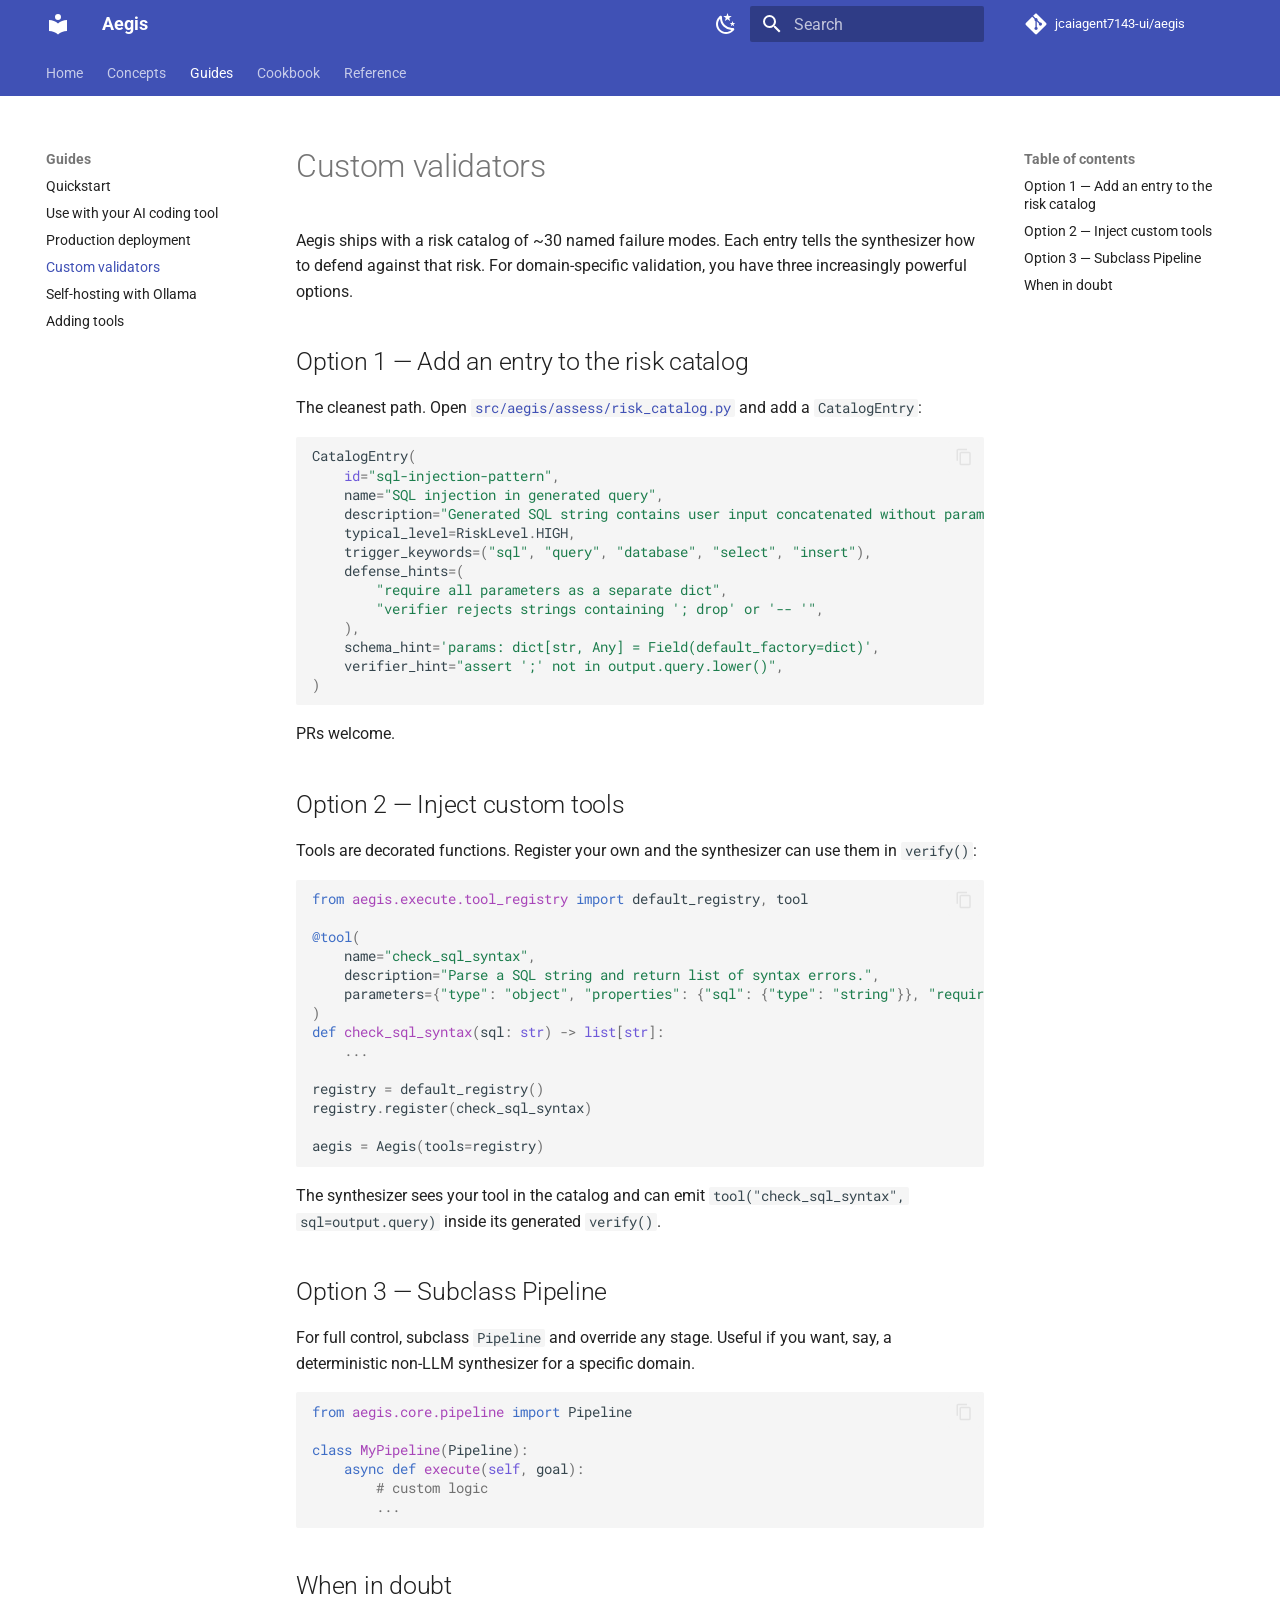
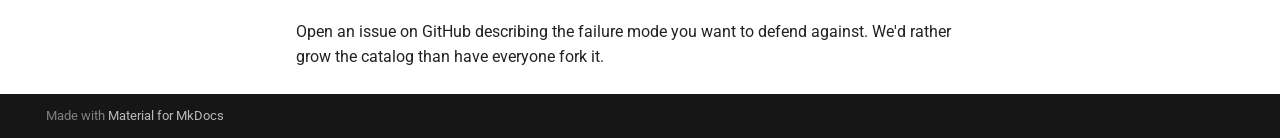
<file: guides/custom-validators/index.html>
<!doctype html>
<html lang="en" class="no-js">
  <head>
    
      <meta charset="utf-8">
      <meta name="viewport" content="width=device-width,initial-scale=1">
      
        <meta name="description" content="Dynamic, on-the-fly generated harnesses for AI agents">
      
      
      
        <link rel="canonical" href="https://jcaiagent7143-ui.github.io/aegis/guides/custom-validators/">
      
      
        <link rel="prev" href="../production/">
      
      
        <link rel="next" href="../self-hosting-with-ollama/">
      
      
        
      
      
      <link rel="icon" href="../../assets/images/favicon.png">
      <meta name="generator" content="mkdocs-1.6.1, mkdocs-material-9.7.6">
    
    
      
        <title>Custom validators - Aegis</title>
      
    
    
      <link rel="stylesheet" href="../../assets/stylesheets/main.484c7ddc.min.css">
      
        
        <link rel="stylesheet" href="../../assets/stylesheets/palette.ab4e12ef.min.css">
      
      


    
    
      
    
    
      
        
        
        <link rel="preconnect" href="https://fonts.gstatic.com" crossorigin>
        <link rel="stylesheet" href="https://fonts.googleapis.com/css?family=Roboto:300,300i,400,400i,700,700i%7CRoboto+Mono:400,400i,700,700i&display=fallback">
        <style>:root{--md-text-font:"Roboto";--md-code-font:"Roboto Mono"}</style>
      
    
    
    <script>__md_scope=new URL("../..",location),__md_hash=e=>[...e].reduce(((e,_)=>(e<<5)-e+_.charCodeAt(0)),0),__md_get=(e,_=localStorage,t=__md_scope)=>JSON.parse(_.getItem(t.pathname+"."+e)),__md_set=(e,_,t=localStorage,a=__md_scope)=>{try{t.setItem(a.pathname+"."+e,JSON.stringify(_))}catch(e){}}</script>
    
      

    
    
  </head>
  
  
    
    
      
    
    
    
    
    <body dir="ltr" data-md-color-scheme="slate" data-md-color-primary="cyan" data-md-color-accent="deep-purple">
  
    
    <input class="md-toggle" data-md-toggle="drawer" type="checkbox" id="__drawer" autocomplete="off">
    <input class="md-toggle" data-md-toggle="search" type="checkbox" id="__search" autocomplete="off">
    <label class="md-overlay" for="__drawer"></label>
    <div data-md-component="skip">
      
        
        <a href="#custom-validators" class="md-skip">
          Skip to content
        </a>
      
    </div>
    <div data-md-component="announce">
      
    </div>
    
    
      

<header class="md-header" data-md-component="header">
  <nav class="md-header__inner md-grid" aria-label="Header">
    <a href="../.." title="Aegis" class="md-header__button md-logo" aria-label="Aegis" data-md-component="logo">
      
  
  <svg xmlns="http://www.w3.org/2000/svg" viewBox="0 0 24 24"><path d="M12 8a3 3 0 0 0 3-3 3 3 0 0 0-3-3 3 3 0 0 0-3 3 3 3 0 0 0 3 3m0 3.54C9.64 9.35 6.5 8 3 8v11c3.5 0 6.64 1.35 9 3.54 2.36-2.19 5.5-3.54 9-3.54V8c-3.5 0-6.64 1.35-9 3.54"/></svg>

    </a>
    <label class="md-header__button md-icon" for="__drawer">
      
      <svg xmlns="http://www.w3.org/2000/svg" viewBox="0 0 24 24"><path d="M3 6h18v2H3zm0 5h18v2H3zm0 5h18v2H3z"/></svg>
    </label>
    <div class="md-header__title" data-md-component="header-title">
      <div class="md-header__ellipsis">
        <div class="md-header__topic">
          <span class="md-ellipsis">
            Aegis
          </span>
        </div>
        <div class="md-header__topic" data-md-component="header-topic">
          <span class="md-ellipsis">
            
              Custom validators
            
          </span>
        </div>
      </div>
    </div>
    
      
        <form class="md-header__option" data-md-component="palette">
  
    
    
    
    <input class="md-option" data-md-color-media="(prefers-color-scheme: dark)" data-md-color-scheme="slate" data-md-color-primary="cyan" data-md-color-accent="deep-purple"  aria-label="Switch to light mode"  type="radio" name="__palette" id="__palette_0">
    
      <label class="md-header__button md-icon" title="Switch to light mode" for="__palette_1" hidden>
        <svg xmlns="http://www.w3.org/2000/svg" viewBox="0 0 24 24"><path d="M12 7a5 5 0 0 1 5 5 5 5 0 0 1-5 5 5 5 0 0 1-5-5 5 5 0 0 1 5-5m0 2a3 3 0 0 0-3 3 3 3 0 0 0 3 3 3 3 0 0 0 3-3 3 3 0 0 0-3-3m0-7 2.39 3.42C13.65 5.15 12.84 5 12 5s-1.65.15-2.39.42zM3.34 7l4.16-.35A7.2 7.2 0 0 0 5.94 8.5c-.44.74-.69 1.5-.83 2.29zm.02 10 1.76-3.77a7.131 7.131 0 0 0 2.38 4.14zM20.65 7l-1.77 3.79a7.02 7.02 0 0 0-2.38-4.15zm-.01 10-4.14.36c.59-.51 1.12-1.14 1.54-1.86.42-.73.69-1.5.83-2.29zM12 22l-2.41-3.44c.74.27 1.55.44 2.41.44.82 0 1.63-.17 2.37-.44z"/></svg>
      </label>
    
  
    
    
    
    <input class="md-option" data-md-color-media="(prefers-color-scheme: light)" data-md-color-scheme="default" data-md-color-primary="indigo" data-md-color-accent="deep-purple"  aria-label="Switch to dark mode"  type="radio" name="__palette" id="__palette_1">
    
      <label class="md-header__button md-icon" title="Switch to dark mode" for="__palette_0" hidden>
        <svg xmlns="http://www.w3.org/2000/svg" viewBox="0 0 24 24"><path d="m17.75 4.09-2.53 1.94.91 3.06-2.63-1.81-2.63 1.81.91-3.06-2.53-1.94L12.44 4l1.06-3 1.06 3zm3.5 6.91-1.64 1.25.59 1.98-1.7-1.17-1.7 1.17.59-1.98L15.75 11l2.06-.05L18.5 9l.69 1.95zm-2.28 4.95c.83-.08 1.72 1.1 1.19 1.85-.32.45-.66.87-1.08 1.27C15.17 23 8.84 23 4.94 19.07c-3.91-3.9-3.91-10.24 0-14.14.4-.4.82-.76 1.27-1.08.75-.53 1.93.36 1.85 1.19-.27 2.86.69 5.83 2.89 8.02a9.96 9.96 0 0 0 8.02 2.89m-1.64 2.02a12.08 12.08 0 0 1-7.8-3.47c-2.17-2.19-3.33-5-3.49-7.82-2.81 3.14-2.7 7.96.31 10.98 3.02 3.01 7.84 3.12 10.98.31"/></svg>
      </label>
    
  
</form>
      
    
    
      <script>var palette=__md_get("__palette");if(palette&&palette.color){if("(prefers-color-scheme)"===palette.color.media){var media=matchMedia("(prefers-color-scheme: light)"),input=document.querySelector(media.matches?"[data-md-color-media='(prefers-color-scheme: light)']":"[data-md-color-media='(prefers-color-scheme: dark)']");palette.color.media=input.getAttribute("data-md-color-media"),palette.color.scheme=input.getAttribute("data-md-color-scheme"),palette.color.primary=input.getAttribute("data-md-color-primary"),palette.color.accent=input.getAttribute("data-md-color-accent")}for(var[key,value]of Object.entries(palette.color))document.body.setAttribute("data-md-color-"+key,value)}</script>
    
    
    
      
      
        <label class="md-header__button md-icon" for="__search">
          
          <svg xmlns="http://www.w3.org/2000/svg" viewBox="0 0 24 24"><path d="M9.5 3A6.5 6.5 0 0 1 16 9.5c0 1.61-.59 3.09-1.56 4.23l.27.27h.79l5 5-1.5 1.5-5-5v-.79l-.27-.27A6.52 6.52 0 0 1 9.5 16 6.5 6.5 0 0 1 3 9.5 6.5 6.5 0 0 1 9.5 3m0 2C7 5 5 7 5 9.5S7 14 9.5 14 14 12 14 9.5 12 5 9.5 5"/></svg>
        </label>
        <div class="md-search" data-md-component="search" role="dialog">
  <label class="md-search__overlay" for="__search"></label>
  <div class="md-search__inner" role="search">
    <form class="md-search__form" name="search">
      <input type="text" class="md-search__input" name="query" aria-label="Search" placeholder="Search" autocapitalize="off" autocorrect="off" autocomplete="off" spellcheck="false" data-md-component="search-query" required>
      <label class="md-search__icon md-icon" for="__search">
        
        <svg xmlns="http://www.w3.org/2000/svg" viewBox="0 0 24 24"><path d="M9.5 3A6.5 6.5 0 0 1 16 9.5c0 1.61-.59 3.09-1.56 4.23l.27.27h.79l5 5-1.5 1.5-5-5v-.79l-.27-.27A6.52 6.52 0 0 1 9.5 16 6.5 6.5 0 0 1 3 9.5 6.5 6.5 0 0 1 9.5 3m0 2C7 5 5 7 5 9.5S7 14 9.5 14 14 12 14 9.5 12 5 9.5 5"/></svg>
        
        <svg xmlns="http://www.w3.org/2000/svg" viewBox="0 0 24 24"><path d="M20 11v2H8l5.5 5.5-1.42 1.42L4.16 12l7.92-7.92L13.5 5.5 8 11z"/></svg>
      </label>
      <nav class="md-search__options" aria-label="Search">
        
        <button type="reset" class="md-search__icon md-icon" title="Clear" aria-label="Clear" tabindex="-1">
          
          <svg xmlns="http://www.w3.org/2000/svg" viewBox="0 0 24 24"><path d="M19 6.41 17.59 5 12 10.59 6.41 5 5 6.41 10.59 12 5 17.59 6.41 19 12 13.41 17.59 19 19 17.59 13.41 12z"/></svg>
        </button>
      </nav>
      
        <div class="md-search__suggest" data-md-component="search-suggest"></div>
      
    </form>
    <div class="md-search__output">
      <div class="md-search__scrollwrap" tabindex="0" data-md-scrollfix>
        <div class="md-search-result" data-md-component="search-result">
          <div class="md-search-result__meta">
            Initializing search
          </div>
          <ol class="md-search-result__list" role="presentation"></ol>
        </div>
      </div>
    </div>
  </div>
</div>
      
    
    
      <div class="md-header__source">
        <a href="https://github.com/jcaiagent7143-ui/aegis" title="Go to repository" class="md-source" data-md-component="source">
  <div class="md-source__icon md-icon">
    
    <svg xmlns="http://www.w3.org/2000/svg" viewBox="0 0 448 512"><!--! Font Awesome Free 7.1.0 by @fontawesome - https://fontawesome.com License - https://fontawesome.com/license/free (Icons: CC BY 4.0, Fonts: SIL OFL 1.1, Code: MIT License) Copyright 2025 Fonticons, Inc.--><path d="M439.6 236.1 244 40.5c-5.4-5.5-12.8-8.5-20.4-8.5s-15 3-20.4 8.4L162.5 81l51.5 51.5c27.1-9.1 52.7 16.8 43.4 43.7l49.7 49.7c34.2-11.8 61.2 31 35.5 56.7-26.5 26.5-70.2-2.9-56-37.3L240.3 199v121.9c25.3 12.5 22.3 41.8 9.1 55-6.4 6.4-15.2 10.1-24.3 10.1s-17.8-3.6-24.3-10.1c-17.6-17.6-11.1-46.9 11.2-56v-123c-20.8-8.5-24.6-30.7-18.6-45L142.6 101 8.5 235.1C3 240.6 0 247.9 0 255.5s3 15 8.5 20.4l195.6 195.7c5.4 5.4 12.7 8.4 20.4 8.4s15-3 20.4-8.4l194.7-194.7c5.4-5.4 8.4-12.8 8.4-20.4s-3-15-8.4-20.4"/></svg>
  </div>
  <div class="md-source__repository">
    jcaiagent7143-ui/aegis
  </div>
</a>
      </div>
    
  </nav>
  
</header>
    
    <div class="md-container" data-md-component="container">
      
      
        
          
            
<nav class="md-tabs" aria-label="Tabs" data-md-component="tabs">
  <div class="md-grid">
    <ul class="md-tabs__list">
      
        
  
  
  
  
    <li class="md-tabs__item">
      <a href="../.." class="md-tabs__link">
        
  
  
    
  
  Home

      </a>
    </li>
  

      
        
  
  
  
  
    
    
      <li class="md-tabs__item">
        <a href="../../concepts/what-is-a-dynamic-harness/" class="md-tabs__link">
          
  
  
    
  
  Concepts

        </a>
      </li>
    
  

      
        
  
  
  
    
  
  
    
    
      <li class="md-tabs__item md-tabs__item--active">
        <a href="../quickstart/" class="md-tabs__link">
          
  
  
    
  
  Guides

        </a>
      </li>
    
  

      
        
  
  
  
  
    
    
      <li class="md-tabs__item">
        <a href="../../cookbook/" class="md-tabs__link">
          
  
  
    
  
  Cookbook

        </a>
      </li>
    
  

      
        
  
  
  
  
    <li class="md-tabs__item">
      <a href="../../reference/" class="md-tabs__link">
        
  
  
    
  
  Reference

      </a>
    </li>
  

      
    </ul>
  </div>
</nav>
          
        
      
      <main class="md-main" data-md-component="main">
        <div class="md-main__inner md-grid">
          
            
              
              <div class="md-sidebar md-sidebar--primary" data-md-component="sidebar" data-md-type="navigation" >
                <div class="md-sidebar__scrollwrap">
                  <div class="md-sidebar__inner">
                    


  


<nav class="md-nav md-nav--primary md-nav--lifted" aria-label="Navigation" data-md-level="0">
  <label class="md-nav__title" for="__drawer">
    <a href="../.." title="Aegis" class="md-nav__button md-logo" aria-label="Aegis" data-md-component="logo">
      
  
  <svg xmlns="http://www.w3.org/2000/svg" viewBox="0 0 24 24"><path d="M12 8a3 3 0 0 0 3-3 3 3 0 0 0-3-3 3 3 0 0 0-3 3 3 3 0 0 0 3 3m0 3.54C9.64 9.35 6.5 8 3 8v11c3.5 0 6.64 1.35 9 3.54 2.36-2.19 5.5-3.54 9-3.54V8c-3.5 0-6.64 1.35-9 3.54"/></svg>

    </a>
    Aegis
  </label>
  
    <div class="md-nav__source">
      <a href="https://github.com/jcaiagent7143-ui/aegis" title="Go to repository" class="md-source" data-md-component="source">
  <div class="md-source__icon md-icon">
    
    <svg xmlns="http://www.w3.org/2000/svg" viewBox="0 0 448 512"><!--! Font Awesome Free 7.1.0 by @fontawesome - https://fontawesome.com License - https://fontawesome.com/license/free (Icons: CC BY 4.0, Fonts: SIL OFL 1.1, Code: MIT License) Copyright 2025 Fonticons, Inc.--><path d="M439.6 236.1 244 40.5c-5.4-5.5-12.8-8.5-20.4-8.5s-15 3-20.4 8.4L162.5 81l51.5 51.5c27.1-9.1 52.7 16.8 43.4 43.7l49.7 49.7c34.2-11.8 61.2 31 35.5 56.7-26.5 26.5-70.2-2.9-56-37.3L240.3 199v121.9c25.3 12.5 22.3 41.8 9.1 55-6.4 6.4-15.2 10.1-24.3 10.1s-17.8-3.6-24.3-10.1c-17.6-17.6-11.1-46.9 11.2-56v-123c-20.8-8.5-24.6-30.7-18.6-45L142.6 101 8.5 235.1C3 240.6 0 247.9 0 255.5s3 15 8.5 20.4l195.6 195.7c5.4 5.4 12.7 8.4 20.4 8.4s15-3 20.4-8.4l194.7-194.7c5.4-5.4 8.4-12.8 8.4-20.4s-3-15-8.4-20.4"/></svg>
  </div>
  <div class="md-source__repository">
    jcaiagent7143-ui/aegis
  </div>
</a>
    </div>
  
  <ul class="md-nav__list" data-md-scrollfix>
    
      
      
  
  
  
  
    <li class="md-nav__item">
      <a href="../.." class="md-nav__link">
        
  
  
  <span class="md-ellipsis">
    
  
    Home
  

    
  </span>
  
  

      </a>
    </li>
  

    
      
      
  
  
  
  
    
    
      
        
      
        
      
        
      
    
    
    
      
      
        
      
    
    
    <li class="md-nav__item md-nav__item--nested">
      
        
        
          
        
        <input class="md-nav__toggle md-toggle md-toggle--indeterminate" type="checkbox" id="__nav_2" >
        
          
          <label class="md-nav__link" for="__nav_2" id="__nav_2_label" tabindex="0">
            
  
  
  <span class="md-ellipsis">
    
  
    Concepts
  

    
  </span>
  
  

            <span class="md-nav__icon md-icon"></span>
          </label>
        
        <nav class="md-nav" data-md-level="1" aria-labelledby="__nav_2_label" aria-expanded="false">
          <label class="md-nav__title" for="__nav_2">
            <span class="md-nav__icon md-icon"></span>
            
  
    Concepts
  

          </label>
          <ul class="md-nav__list" data-md-scrollfix>
            
              
                
  
  
  
  
    <li class="md-nav__item">
      <a href="../../concepts/what-is-a-dynamic-harness/" class="md-nav__link">
        
  
  
  <span class="md-ellipsis">
    
  
    What is a dynamic harness?
  

    
  </span>
  
  

      </a>
    </li>
  

              
            
              
                
  
  
  
  
    <li class="md-nav__item">
      <a href="../../concepts/the-5-stage-pipeline/" class="md-nav__link">
        
  
  
  <span class="md-ellipsis">
    
  
    The 5-stage pipeline
  

    
  </span>
  
  

      </a>
    </li>
  

              
            
              
                
  
  
  
  
    <li class="md-nav__item">
      <a href="../../concepts/why-this-matters-for-agi/" class="md-nav__link">
        
  
  
  <span class="md-ellipsis">
    
  
    Why this matters for AGI
  

    
  </span>
  
  

      </a>
    </li>
  

              
            
          </ul>
        </nav>
      
    </li>
  

    
      
      
  
  
    
  
  
  
    
    
      
        
      
        
      
        
      
        
      
        
      
        
      
    
    
    
      
        
        
      
      
        
      
    
    
    <li class="md-nav__item md-nav__item--active md-nav__item--section md-nav__item--nested">
      
        
        
        <input class="md-nav__toggle md-toggle " type="checkbox" id="__nav_3" checked>
        
          
          <label class="md-nav__link" for="__nav_3" id="__nav_3_label" tabindex="">
            
  
  
  <span class="md-ellipsis">
    
  
    Guides
  

    
  </span>
  
  

            <span class="md-nav__icon md-icon"></span>
          </label>
        
        <nav class="md-nav" data-md-level="1" aria-labelledby="__nav_3_label" aria-expanded="true">
          <label class="md-nav__title" for="__nav_3">
            <span class="md-nav__icon md-icon"></span>
            
  
    Guides
  

          </label>
          <ul class="md-nav__list" data-md-scrollfix>
            
              
                
  
  
  
  
    <li class="md-nav__item">
      <a href="../quickstart/" class="md-nav__link">
        
  
  
  <span class="md-ellipsis">
    
  
    Quickstart
  

    
  </span>
  
  

      </a>
    </li>
  

              
            
              
                
  
  
  
  
    <li class="md-nav__item">
      <a href="../use-with-your-ai-coding-tool/" class="md-nav__link">
        
  
  
  <span class="md-ellipsis">
    
  
    Use with your AI coding tool
  

    
  </span>
  
  

      </a>
    </li>
  

              
            
              
                
  
  
  
  
    <li class="md-nav__item">
      <a href="../production/" class="md-nav__link">
        
  
  
  <span class="md-ellipsis">
    
  
    Production deployment
  

    
  </span>
  
  

      </a>
    </li>
  

              
            
              
                
  
  
    
  
  
  
    <li class="md-nav__item md-nav__item--active">
      
      <input class="md-nav__toggle md-toggle" type="checkbox" id="__toc">
      
      
        
      
      
        <label class="md-nav__link md-nav__link--active" for="__toc">
          
  
  
  <span class="md-ellipsis">
    
  
    Custom validators
  

    
  </span>
  
  

          <span class="md-nav__icon md-icon"></span>
        </label>
      
      <a href="./" class="md-nav__link md-nav__link--active">
        
  
  
  <span class="md-ellipsis">
    
  
    Custom validators
  

    
  </span>
  
  

      </a>
      
        

<nav class="md-nav md-nav--secondary" aria-label="Table of contents">
  
  
  
    
  
  
    <label class="md-nav__title" for="__toc">
      <span class="md-nav__icon md-icon"></span>
      Table of contents
    </label>
    <ul class="md-nav__list" data-md-component="toc" data-md-scrollfix>
      
        <li class="md-nav__item">
  <a href="#option-1-add-an-entry-to-the-risk-catalog" class="md-nav__link">
    <span class="md-ellipsis">
      
        Option 1 — Add an entry to the risk catalog
      
    </span>
  </a>
  
</li>
      
        <li class="md-nav__item">
  <a href="#option-2-inject-custom-tools" class="md-nav__link">
    <span class="md-ellipsis">
      
        Option 2 — Inject custom tools
      
    </span>
  </a>
  
</li>
      
        <li class="md-nav__item">
  <a href="#option-3-subclass-pipeline" class="md-nav__link">
    <span class="md-ellipsis">
      
        Option 3 — Subclass Pipeline
      
    </span>
  </a>
  
</li>
      
        <li class="md-nav__item">
  <a href="#when-in-doubt" class="md-nav__link">
    <span class="md-ellipsis">
      
        When in doubt
      
    </span>
  </a>
  
</li>
      
    </ul>
  
</nav>
      
    </li>
  

              
            
              
                
  
  
  
  
    <li class="md-nav__item">
      <a href="../self-hosting-with-ollama/" class="md-nav__link">
        
  
  
  <span class="md-ellipsis">
    
  
    Self-hosting with Ollama
  

    
  </span>
  
  

      </a>
    </li>
  

              
            
              
                
  
  
  
  
    <li class="md-nav__item">
      <a href="../adding-tools/" class="md-nav__link">
        
  
  
  <span class="md-ellipsis">
    
  
    Adding tools
  

    
  </span>
  
  

      </a>
    </li>
  

              
            
          </ul>
        </nav>
      
    </li>
  

    
      
      
  
  
  
  
    
    
      
        
          
        
      
    
    
    
      
      
        
      
    
    
    <li class="md-nav__item md-nav__item--nested">
      
        
        
          
        
        <input class="md-nav__toggle md-toggle md-toggle--indeterminate" type="checkbox" id="__nav_4" >
        
          
          <div class="md-nav__link md-nav__container">
            <a href="../../cookbook/" class="md-nav__link ">
              
  
  
  <span class="md-ellipsis">
    
  
    Cookbook
  

    
  </span>
  
  

            </a>
            
          </div>
        
        <nav class="md-nav" data-md-level="1" aria-labelledby="__nav_4_label" aria-expanded="false">
          <label class="md-nav__title" for="__nav_4">
            <span class="md-nav__icon md-icon"></span>
            
  
    Cookbook
  

          </label>
          <ul class="md-nav__list" data-md-scrollfix>
            
              
            
          </ul>
        </nav>
      
    </li>
  

    
      
      
  
  
  
  
    <li class="md-nav__item">
      <a href="../../reference/" class="md-nav__link">
        
  
  
  <span class="md-ellipsis">
    
  
    Reference
  

    
  </span>
  
  

      </a>
    </li>
  

    
  </ul>
</nav>
                  </div>
                </div>
              </div>
            
            
              
              <div class="md-sidebar md-sidebar--secondary" data-md-component="sidebar" data-md-type="toc" >
                <div class="md-sidebar__scrollwrap">
                  <div class="md-sidebar__inner">
                    

<nav class="md-nav md-nav--secondary" aria-label="Table of contents">
  
  
  
    
  
  
    <label class="md-nav__title" for="__toc">
      <span class="md-nav__icon md-icon"></span>
      Table of contents
    </label>
    <ul class="md-nav__list" data-md-component="toc" data-md-scrollfix>
      
        <li class="md-nav__item">
  <a href="#option-1-add-an-entry-to-the-risk-catalog" class="md-nav__link">
    <span class="md-ellipsis">
      
        Option 1 — Add an entry to the risk catalog
      
    </span>
  </a>
  
</li>
      
        <li class="md-nav__item">
  <a href="#option-2-inject-custom-tools" class="md-nav__link">
    <span class="md-ellipsis">
      
        Option 2 — Inject custom tools
      
    </span>
  </a>
  
</li>
      
        <li class="md-nav__item">
  <a href="#option-3-subclass-pipeline" class="md-nav__link">
    <span class="md-ellipsis">
      
        Option 3 — Subclass Pipeline
      
    </span>
  </a>
  
</li>
      
        <li class="md-nav__item">
  <a href="#when-in-doubt" class="md-nav__link">
    <span class="md-ellipsis">
      
        When in doubt
      
    </span>
  </a>
  
</li>
      
    </ul>
  
</nav>
                  </div>
                </div>
              </div>
            
          
          
            <div class="md-content" data-md-component="content">
              
              <article class="md-content__inner md-typeset">
                
                  


  
  


<h1 id="custom-validators">Custom validators</h1>
<p>Aegis ships with a risk catalog of ~30 named failure modes. Each entry tells the synthesizer how to defend against that risk. For domain-specific validation, you have three increasingly powerful options.</p>
<h2 id="option-1-add-an-entry-to-the-risk-catalog">Option 1 — Add an entry to the risk catalog</h2>
<p>The cleanest path. Open <a href="https://github.com/jcaiagent7143-ui/aegis/blob/main/src/aegis/assess/risk_catalog.py"><code>src/aegis/assess/risk_catalog.py</code></a> and add a <code>CatalogEntry</code>:</p>
<div class="highlight"><pre><span></span><code><a id="__codelineno-0-1" name="__codelineno-0-1" href="#__codelineno-0-1"></a><span class="n">CatalogEntry</span><span class="p">(</span>
<a id="__codelineno-0-2" name="__codelineno-0-2" href="#__codelineno-0-2"></a>    <span class="nb">id</span><span class="o">=</span><span class="s2">&quot;sql-injection-pattern&quot;</span><span class="p">,</span>
<a id="__codelineno-0-3" name="__codelineno-0-3" href="#__codelineno-0-3"></a>    <span class="n">name</span><span class="o">=</span><span class="s2">&quot;SQL injection in generated query&quot;</span><span class="p">,</span>
<a id="__codelineno-0-4" name="__codelineno-0-4" href="#__codelineno-0-4"></a>    <span class="n">description</span><span class="o">=</span><span class="s2">&quot;Generated SQL string contains user input concatenated without parameterization.&quot;</span><span class="p">,</span>
<a id="__codelineno-0-5" name="__codelineno-0-5" href="#__codelineno-0-5"></a>    <span class="n">typical_level</span><span class="o">=</span><span class="n">RiskLevel</span><span class="o">.</span><span class="n">HIGH</span><span class="p">,</span>
<a id="__codelineno-0-6" name="__codelineno-0-6" href="#__codelineno-0-6"></a>    <span class="n">trigger_keywords</span><span class="o">=</span><span class="p">(</span><span class="s2">&quot;sql&quot;</span><span class="p">,</span> <span class="s2">&quot;query&quot;</span><span class="p">,</span> <span class="s2">&quot;database&quot;</span><span class="p">,</span> <span class="s2">&quot;select&quot;</span><span class="p">,</span> <span class="s2">&quot;insert&quot;</span><span class="p">),</span>
<a id="__codelineno-0-7" name="__codelineno-0-7" href="#__codelineno-0-7"></a>    <span class="n">defense_hints</span><span class="o">=</span><span class="p">(</span>
<a id="__codelineno-0-8" name="__codelineno-0-8" href="#__codelineno-0-8"></a>        <span class="s2">&quot;require all parameters as a separate dict&quot;</span><span class="p">,</span>
<a id="__codelineno-0-9" name="__codelineno-0-9" href="#__codelineno-0-9"></a>        <span class="s2">&quot;verifier rejects strings containing &#39;; drop&#39; or &#39;-- &#39;&quot;</span><span class="p">,</span>
<a id="__codelineno-0-10" name="__codelineno-0-10" href="#__codelineno-0-10"></a>    <span class="p">),</span>
<a id="__codelineno-0-11" name="__codelineno-0-11" href="#__codelineno-0-11"></a>    <span class="n">schema_hint</span><span class="o">=</span><span class="s1">&#39;params: dict[str, Any] = Field(default_factory=dict)&#39;</span><span class="p">,</span>
<a id="__codelineno-0-12" name="__codelineno-0-12" href="#__codelineno-0-12"></a>    <span class="n">verifier_hint</span><span class="o">=</span><span class="s2">&quot;assert &#39;;&#39; not in output.query.lower()&quot;</span><span class="p">,</span>
<a id="__codelineno-0-13" name="__codelineno-0-13" href="#__codelineno-0-13"></a><span class="p">)</span>
</code></pre></div>
<p>PRs welcome.</p>
<h2 id="option-2-inject-custom-tools">Option 2 — Inject custom tools</h2>
<p>Tools are decorated functions. Register your own and the synthesizer can use them in <code>verify()</code>:</p>
<div class="highlight"><pre><span></span><code><a id="__codelineno-1-1" name="__codelineno-1-1" href="#__codelineno-1-1"></a><span class="kn">from</span><span class="w"> </span><span class="nn">aegis.execute.tool_registry</span><span class="w"> </span><span class="kn">import</span> <span class="n">default_registry</span><span class="p">,</span> <span class="n">tool</span>
<a id="__codelineno-1-2" name="__codelineno-1-2" href="#__codelineno-1-2"></a>
<a id="__codelineno-1-3" name="__codelineno-1-3" href="#__codelineno-1-3"></a><span class="nd">@tool</span><span class="p">(</span>
<a id="__codelineno-1-4" name="__codelineno-1-4" href="#__codelineno-1-4"></a>    <span class="n">name</span><span class="o">=</span><span class="s2">&quot;check_sql_syntax&quot;</span><span class="p">,</span>
<a id="__codelineno-1-5" name="__codelineno-1-5" href="#__codelineno-1-5"></a>    <span class="n">description</span><span class="o">=</span><span class="s2">&quot;Parse a SQL string and return list of syntax errors.&quot;</span><span class="p">,</span>
<a id="__codelineno-1-6" name="__codelineno-1-6" href="#__codelineno-1-6"></a>    <span class="n">parameters</span><span class="o">=</span><span class="p">{</span><span class="s2">&quot;type&quot;</span><span class="p">:</span> <span class="s2">&quot;object&quot;</span><span class="p">,</span> <span class="s2">&quot;properties&quot;</span><span class="p">:</span> <span class="p">{</span><span class="s2">&quot;sql&quot;</span><span class="p">:</span> <span class="p">{</span><span class="s2">&quot;type&quot;</span><span class="p">:</span> <span class="s2">&quot;string&quot;</span><span class="p">}},</span> <span class="s2">&quot;required&quot;</span><span class="p">:</span> <span class="p">[</span><span class="s2">&quot;sql&quot;</span><span class="p">]},</span>
<a id="__codelineno-1-7" name="__codelineno-1-7" href="#__codelineno-1-7"></a><span class="p">)</span>
<a id="__codelineno-1-8" name="__codelineno-1-8" href="#__codelineno-1-8"></a><span class="k">def</span><span class="w"> </span><span class="nf">check_sql_syntax</span><span class="p">(</span><span class="n">sql</span><span class="p">:</span> <span class="nb">str</span><span class="p">)</span> <span class="o">-&gt;</span> <span class="nb">list</span><span class="p">[</span><span class="nb">str</span><span class="p">]:</span>
<a id="__codelineno-1-9" name="__codelineno-1-9" href="#__codelineno-1-9"></a>    <span class="o">...</span>
<a id="__codelineno-1-10" name="__codelineno-1-10" href="#__codelineno-1-10"></a>
<a id="__codelineno-1-11" name="__codelineno-1-11" href="#__codelineno-1-11"></a><span class="n">registry</span> <span class="o">=</span> <span class="n">default_registry</span><span class="p">()</span>
<a id="__codelineno-1-12" name="__codelineno-1-12" href="#__codelineno-1-12"></a><span class="n">registry</span><span class="o">.</span><span class="n">register</span><span class="p">(</span><span class="n">check_sql_syntax</span><span class="p">)</span>
<a id="__codelineno-1-13" name="__codelineno-1-13" href="#__codelineno-1-13"></a>
<a id="__codelineno-1-14" name="__codelineno-1-14" href="#__codelineno-1-14"></a><span class="n">aegis</span> <span class="o">=</span> <span class="n">Aegis</span><span class="p">(</span><span class="n">tools</span><span class="o">=</span><span class="n">registry</span><span class="p">)</span>
</code></pre></div>
<p>The synthesizer sees your tool in the catalog and can emit <code>tool("check_sql_syntax", sql=output.query)</code> inside its generated <code>verify()</code>.</p>
<h2 id="option-3-subclass-pipeline">Option 3 — Subclass Pipeline</h2>
<p>For full control, subclass <code>Pipeline</code> and override any stage. Useful if you want, say, a deterministic non-LLM synthesizer for a specific domain.</p>
<div class="highlight"><pre><span></span><code><a id="__codelineno-2-1" name="__codelineno-2-1" href="#__codelineno-2-1"></a><span class="kn">from</span><span class="w"> </span><span class="nn">aegis.core.pipeline</span><span class="w"> </span><span class="kn">import</span> <span class="n">Pipeline</span>
<a id="__codelineno-2-2" name="__codelineno-2-2" href="#__codelineno-2-2"></a>
<a id="__codelineno-2-3" name="__codelineno-2-3" href="#__codelineno-2-3"></a><span class="k">class</span><span class="w"> </span><span class="nc">MyPipeline</span><span class="p">(</span><span class="n">Pipeline</span><span class="p">):</span>
<a id="__codelineno-2-4" name="__codelineno-2-4" href="#__codelineno-2-4"></a>    <span class="k">async</span> <span class="k">def</span><span class="w"> </span><span class="nf">execute</span><span class="p">(</span><span class="bp">self</span><span class="p">,</span> <span class="n">goal</span><span class="p">):</span>
<a id="__codelineno-2-5" name="__codelineno-2-5" href="#__codelineno-2-5"></a>        <span class="c1"># custom logic</span>
<a id="__codelineno-2-6" name="__codelineno-2-6" href="#__codelineno-2-6"></a>        <span class="o">...</span>
</code></pre></div>
<h2 id="when-in-doubt">When in doubt</h2>
<p>Open an issue on GitHub describing the failure mode you want to defend against. We'd rather grow the catalog than have everyone fork it.</p>












                
              </article>
            </div>
          
          
<script>var target=document.getElementById(location.hash.slice(1));target&&target.name&&(target.checked=target.name.startsWith("__tabbed_"))</script>
        </div>
        
          <button type="button" class="md-top md-icon" data-md-component="top" hidden>
  
  <svg xmlns="http://www.w3.org/2000/svg" viewBox="0 0 24 24"><path d="M13 20h-2V8l-5.5 5.5-1.42-1.42L12 4.16l7.92 7.92-1.42 1.42L13 8z"/></svg>
  Back to top
</button>
        
      </main>
      
        <footer class="md-footer">
  
  <div class="md-footer-meta md-typeset">
    <div class="md-footer-meta__inner md-grid">
      <div class="md-copyright">
  
  
    Made with
    <a href="https://squidfunk.github.io/mkdocs-material/" target="_blank" rel="noopener">
      Material for MkDocs
    </a>
  
</div>
      
    </div>
  </div>
</footer>
      
    </div>
    <div class="md-dialog" data-md-component="dialog">
      <div class="md-dialog__inner md-typeset"></div>
    </div>
    
    
    
      
      
      <script id="__config" type="application/json">{"annotate": null, "base": "../..", "features": ["navigation.tabs", "navigation.sections", "navigation.expand", "navigation.top", "navigation.indexes", "content.code.copy", "content.code.annotate", "search.suggest"], "search": "../../assets/javascripts/workers/search.2c215733.min.js", "tags": null, "translations": {"clipboard.copied": "Copied to clipboard", "clipboard.copy": "Copy to clipboard", "search.result.more.one": "1 more on this page", "search.result.more.other": "# more on this page", "search.result.none": "No matching documents", "search.result.one": "1 matching document", "search.result.other": "# matching documents", "search.result.placeholder": "Type to start searching", "search.result.term.missing": "Missing", "select.version": "Select version"}, "version": null}</script>
    
    
      <script src="../../assets/javascripts/bundle.79ae519e.min.js"></script>
      
    
  </body>
</html>
</file>
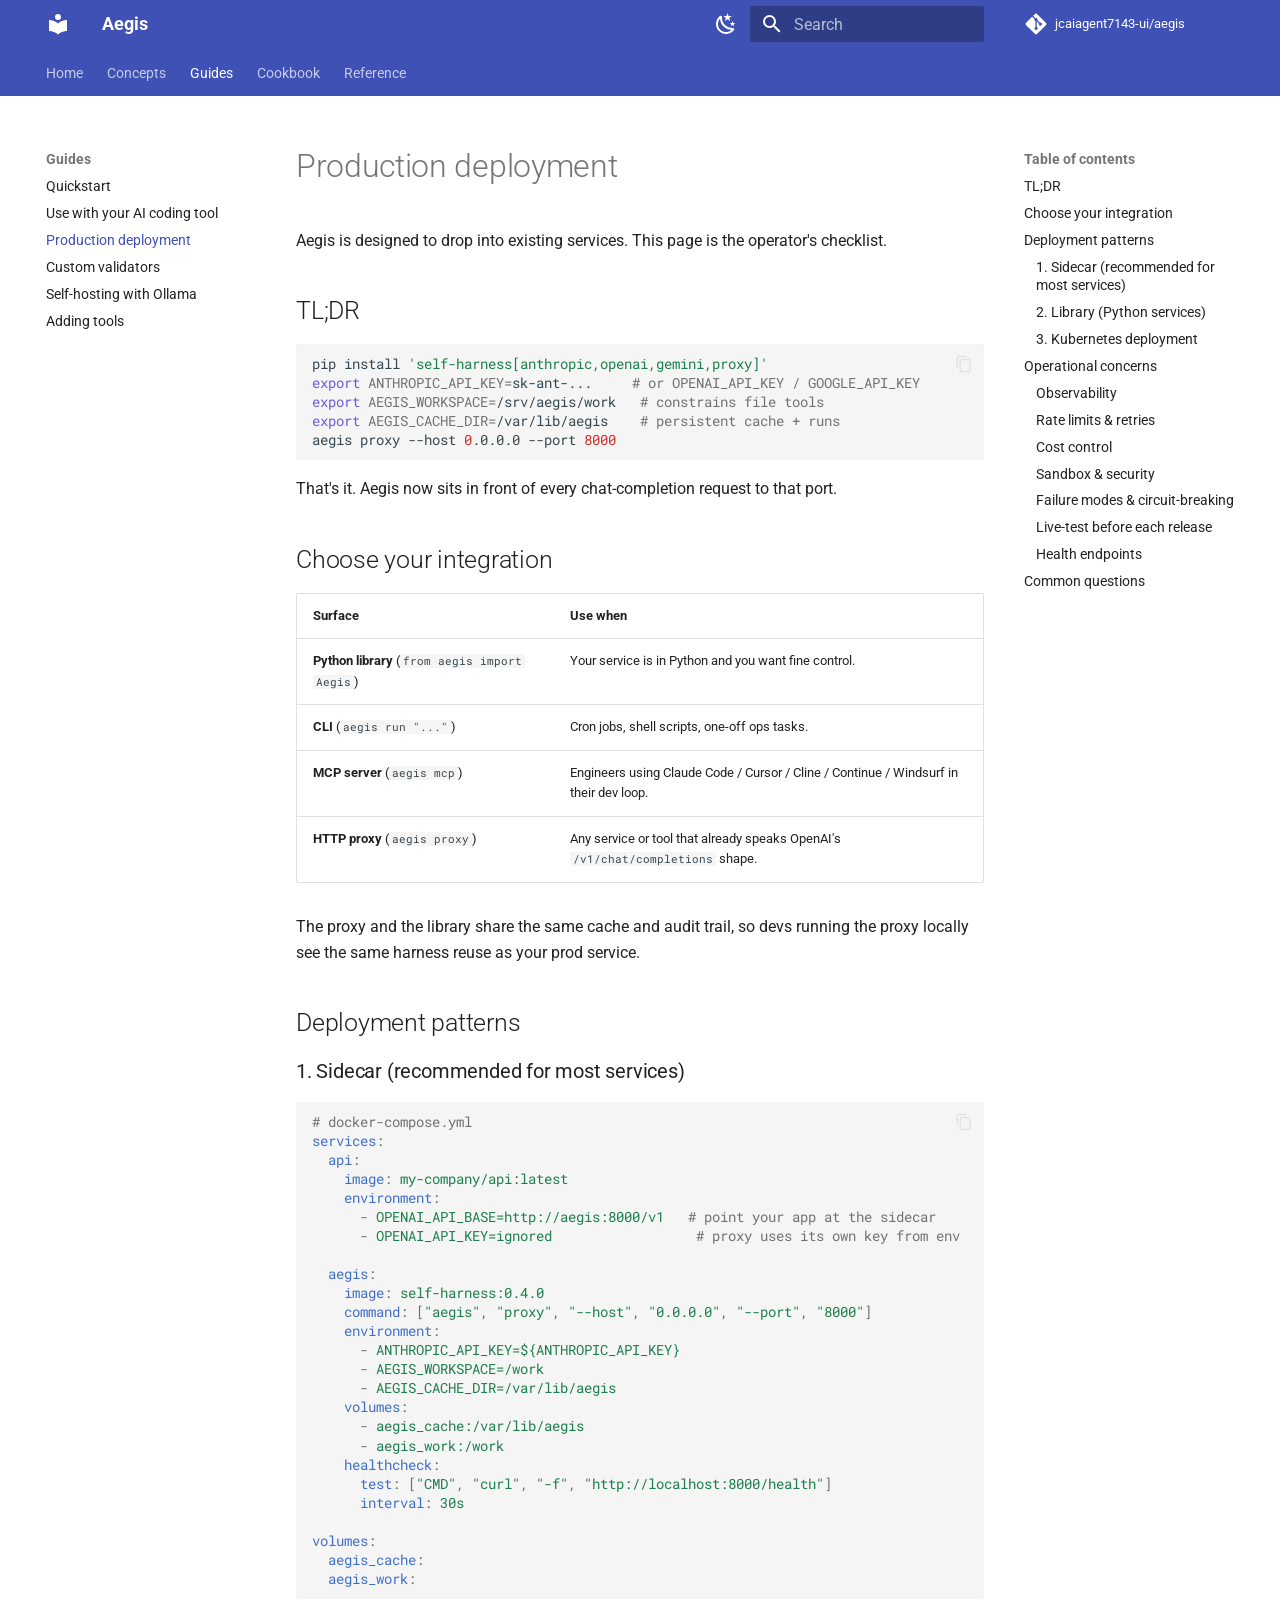
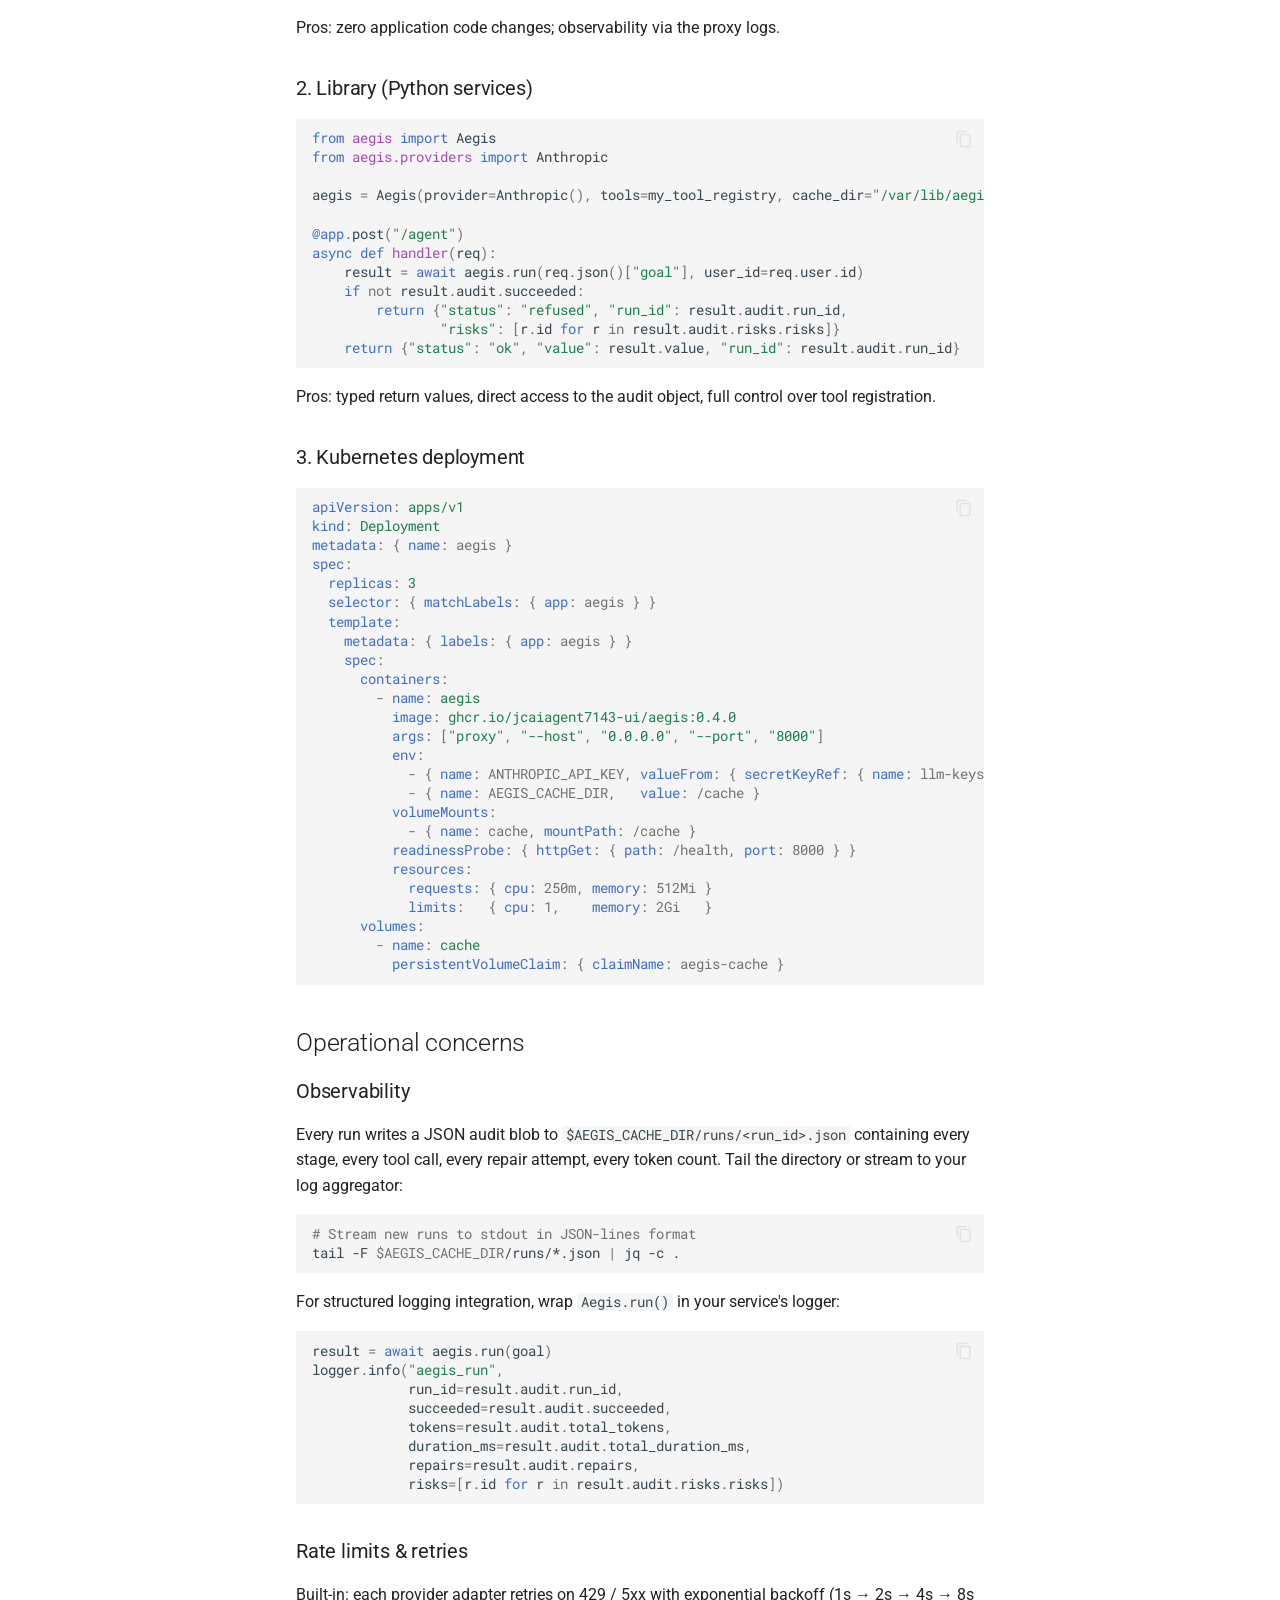
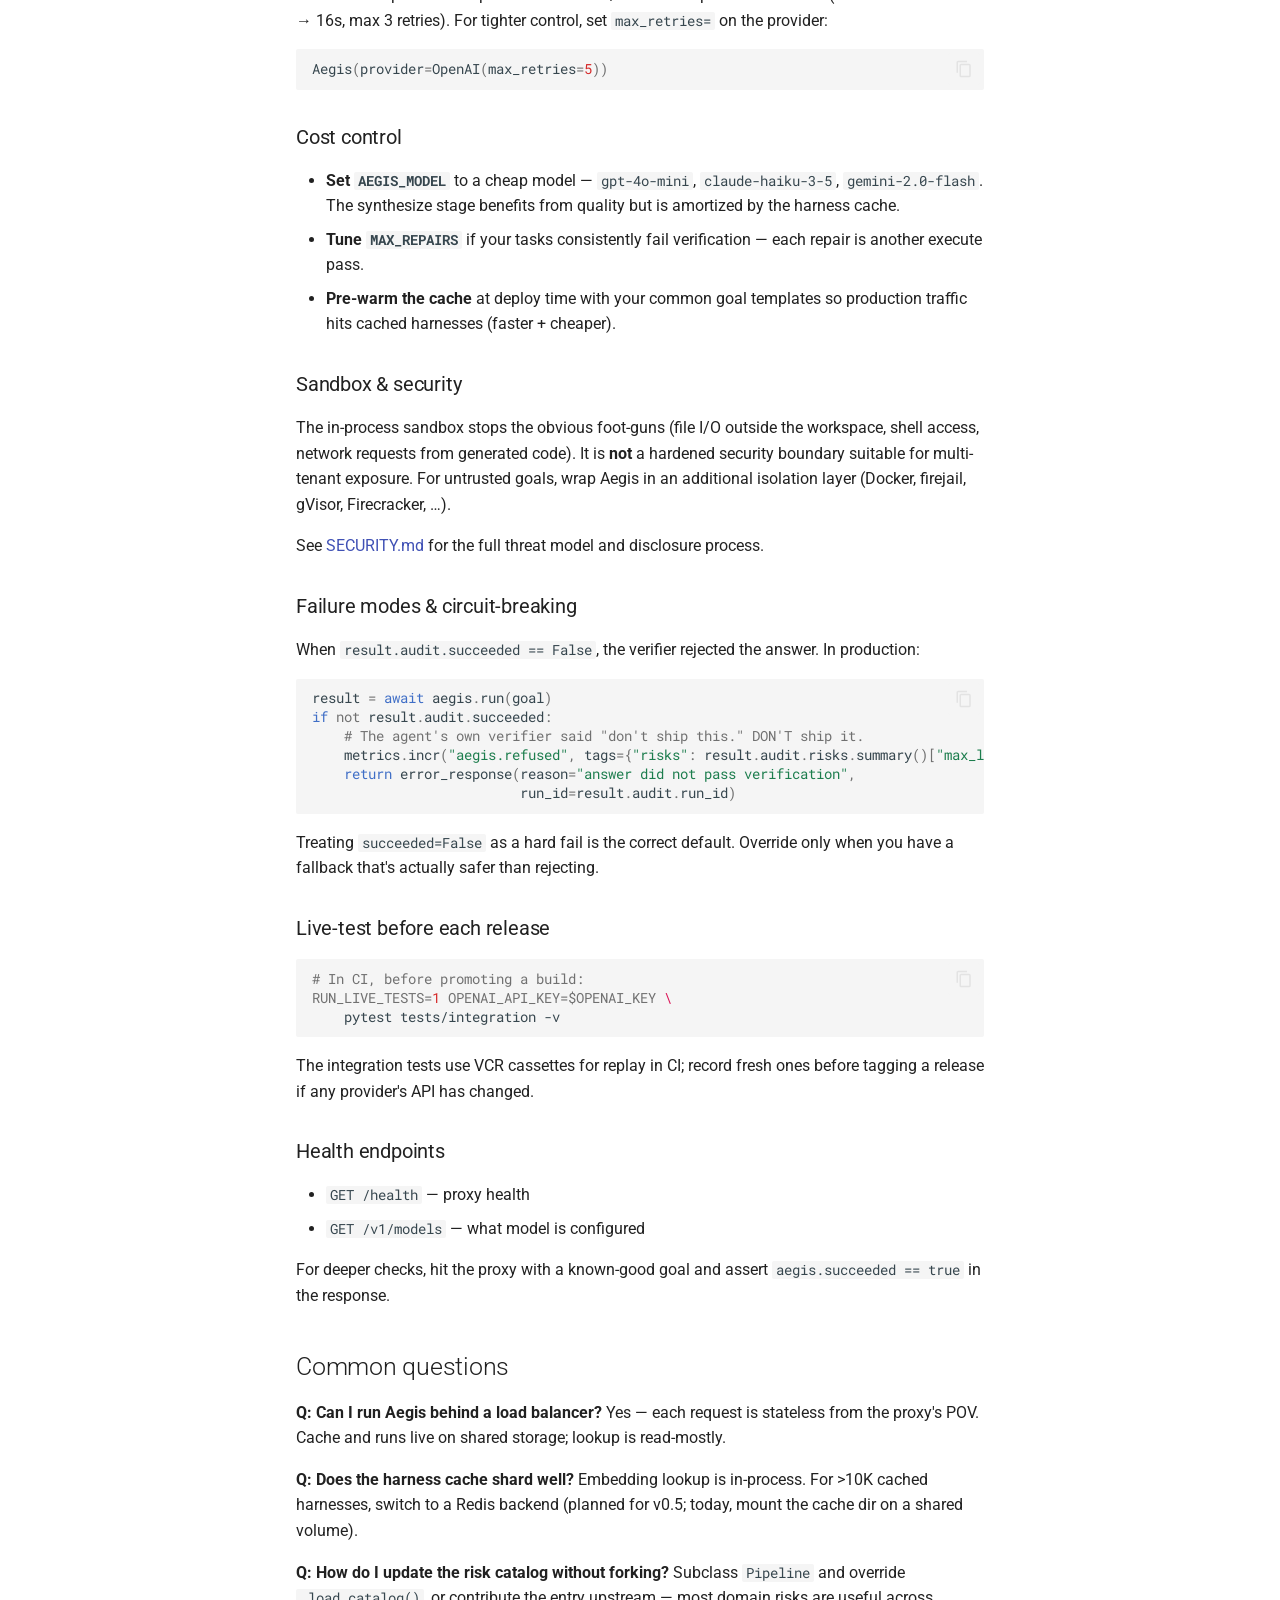
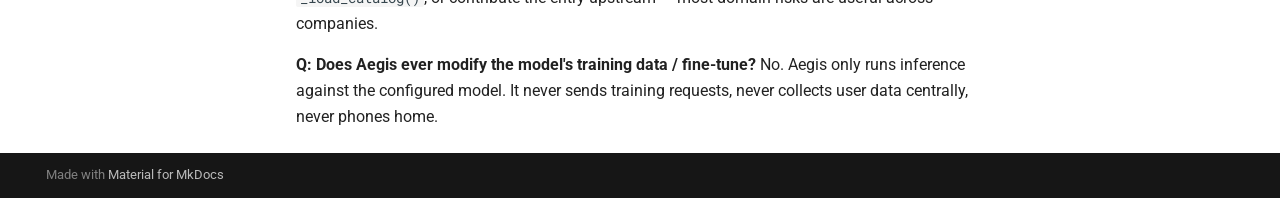
<file: guides/production/index.html>
<!doctype html>
<html lang="en" class="no-js">
  <head>
    
      <meta charset="utf-8">
      <meta name="viewport" content="width=device-width,initial-scale=1">
      
        <meta name="description" content="Dynamic, on-the-fly generated harnesses for AI agents">
      
      
      
        <link rel="canonical" href="https://jcaiagent7143-ui.github.io/aegis/guides/production/">
      
      
        <link rel="prev" href="../use-with-your-ai-coding-tool/">
      
      
        <link rel="next" href="../custom-validators/">
      
      
        
      
      
      <link rel="icon" href="../../assets/images/favicon.png">
      <meta name="generator" content="mkdocs-1.6.1, mkdocs-material-9.7.6">
    
    
      
        <title>Production deployment - Aegis</title>
      
    
    
      <link rel="stylesheet" href="../../assets/stylesheets/main.484c7ddc.min.css">
      
        
        <link rel="stylesheet" href="../../assets/stylesheets/palette.ab4e12ef.min.css">
      
      


    
    
      
    
    
      
        
        
        <link rel="preconnect" href="https://fonts.gstatic.com" crossorigin>
        <link rel="stylesheet" href="https://fonts.googleapis.com/css?family=Roboto:300,300i,400,400i,700,700i%7CRoboto+Mono:400,400i,700,700i&display=fallback">
        <style>:root{--md-text-font:"Roboto";--md-code-font:"Roboto Mono"}</style>
      
    
    
    <script>__md_scope=new URL("../..",location),__md_hash=e=>[...e].reduce(((e,_)=>(e<<5)-e+_.charCodeAt(0)),0),__md_get=(e,_=localStorage,t=__md_scope)=>JSON.parse(_.getItem(t.pathname+"."+e)),__md_set=(e,_,t=localStorage,a=__md_scope)=>{try{t.setItem(a.pathname+"."+e,JSON.stringify(_))}catch(e){}}</script>
    
      

    
    
  </head>
  
  
    
    
      
    
    
    
    
    <body dir="ltr" data-md-color-scheme="slate" data-md-color-primary="cyan" data-md-color-accent="deep-purple">
  
    
    <input class="md-toggle" data-md-toggle="drawer" type="checkbox" id="__drawer" autocomplete="off">
    <input class="md-toggle" data-md-toggle="search" type="checkbox" id="__search" autocomplete="off">
    <label class="md-overlay" for="__drawer"></label>
    <div data-md-component="skip">
      
        
        <a href="#production-deployment" class="md-skip">
          Skip to content
        </a>
      
    </div>
    <div data-md-component="announce">
      
    </div>
    
    
      

<header class="md-header" data-md-component="header">
  <nav class="md-header__inner md-grid" aria-label="Header">
    <a href="../.." title="Aegis" class="md-header__button md-logo" aria-label="Aegis" data-md-component="logo">
      
  
  <svg xmlns="http://www.w3.org/2000/svg" viewBox="0 0 24 24"><path d="M12 8a3 3 0 0 0 3-3 3 3 0 0 0-3-3 3 3 0 0 0-3 3 3 3 0 0 0 3 3m0 3.54C9.64 9.35 6.5 8 3 8v11c3.5 0 6.64 1.35 9 3.54 2.36-2.19 5.5-3.54 9-3.54V8c-3.5 0-6.64 1.35-9 3.54"/></svg>

    </a>
    <label class="md-header__button md-icon" for="__drawer">
      
      <svg xmlns="http://www.w3.org/2000/svg" viewBox="0 0 24 24"><path d="M3 6h18v2H3zm0 5h18v2H3zm0 5h18v2H3z"/></svg>
    </label>
    <div class="md-header__title" data-md-component="header-title">
      <div class="md-header__ellipsis">
        <div class="md-header__topic">
          <span class="md-ellipsis">
            Aegis
          </span>
        </div>
        <div class="md-header__topic" data-md-component="header-topic">
          <span class="md-ellipsis">
            
              Production deployment
            
          </span>
        </div>
      </div>
    </div>
    
      
        <form class="md-header__option" data-md-component="palette">
  
    
    
    
    <input class="md-option" data-md-color-media="(prefers-color-scheme: dark)" data-md-color-scheme="slate" data-md-color-primary="cyan" data-md-color-accent="deep-purple"  aria-label="Switch to light mode"  type="radio" name="__palette" id="__palette_0">
    
      <label class="md-header__button md-icon" title="Switch to light mode" for="__palette_1" hidden>
        <svg xmlns="http://www.w3.org/2000/svg" viewBox="0 0 24 24"><path d="M12 7a5 5 0 0 1 5 5 5 5 0 0 1-5 5 5 5 0 0 1-5-5 5 5 0 0 1 5-5m0 2a3 3 0 0 0-3 3 3 3 0 0 0 3 3 3 3 0 0 0 3-3 3 3 0 0 0-3-3m0-7 2.39 3.42C13.65 5.15 12.84 5 12 5s-1.65.15-2.39.42zM3.34 7l4.16-.35A7.2 7.2 0 0 0 5.94 8.5c-.44.74-.69 1.5-.83 2.29zm.02 10 1.76-3.77a7.131 7.131 0 0 0 2.38 4.14zM20.65 7l-1.77 3.79a7.02 7.02 0 0 0-2.38-4.15zm-.01 10-4.14.36c.59-.51 1.12-1.14 1.54-1.86.42-.73.69-1.5.83-2.29zM12 22l-2.41-3.44c.74.27 1.55.44 2.41.44.82 0 1.63-.17 2.37-.44z"/></svg>
      </label>
    
  
    
    
    
    <input class="md-option" data-md-color-media="(prefers-color-scheme: light)" data-md-color-scheme="default" data-md-color-primary="indigo" data-md-color-accent="deep-purple"  aria-label="Switch to dark mode"  type="radio" name="__palette" id="__palette_1">
    
      <label class="md-header__button md-icon" title="Switch to dark mode" for="__palette_0" hidden>
        <svg xmlns="http://www.w3.org/2000/svg" viewBox="0 0 24 24"><path d="m17.75 4.09-2.53 1.94.91 3.06-2.63-1.81-2.63 1.81.91-3.06-2.53-1.94L12.44 4l1.06-3 1.06 3zm3.5 6.91-1.64 1.25.59 1.98-1.7-1.17-1.7 1.17.59-1.98L15.75 11l2.06-.05L18.5 9l.69 1.95zm-2.28 4.95c.83-.08 1.72 1.1 1.19 1.85-.32.45-.66.87-1.08 1.27C15.17 23 8.84 23 4.94 19.07c-3.91-3.9-3.91-10.24 0-14.14.4-.4.82-.76 1.27-1.08.75-.53 1.93.36 1.85 1.19-.27 2.86.69 5.83 2.89 8.02a9.96 9.96 0 0 0 8.02 2.89m-1.64 2.02a12.08 12.08 0 0 1-7.8-3.47c-2.17-2.19-3.33-5-3.49-7.82-2.81 3.14-2.7 7.96.31 10.98 3.02 3.01 7.84 3.12 10.98.31"/></svg>
      </label>
    
  
</form>
      
    
    
      <script>var palette=__md_get("__palette");if(palette&&palette.color){if("(prefers-color-scheme)"===palette.color.media){var media=matchMedia("(prefers-color-scheme: light)"),input=document.querySelector(media.matches?"[data-md-color-media='(prefers-color-scheme: light)']":"[data-md-color-media='(prefers-color-scheme: dark)']");palette.color.media=input.getAttribute("data-md-color-media"),palette.color.scheme=input.getAttribute("data-md-color-scheme"),palette.color.primary=input.getAttribute("data-md-color-primary"),palette.color.accent=input.getAttribute("data-md-color-accent")}for(var[key,value]of Object.entries(palette.color))document.body.setAttribute("data-md-color-"+key,value)}</script>
    
    
    
      
      
        <label class="md-header__button md-icon" for="__search">
          
          <svg xmlns="http://www.w3.org/2000/svg" viewBox="0 0 24 24"><path d="M9.5 3A6.5 6.5 0 0 1 16 9.5c0 1.61-.59 3.09-1.56 4.23l.27.27h.79l5 5-1.5 1.5-5-5v-.79l-.27-.27A6.52 6.52 0 0 1 9.5 16 6.5 6.5 0 0 1 3 9.5 6.5 6.5 0 0 1 9.5 3m0 2C7 5 5 7 5 9.5S7 14 9.5 14 14 12 14 9.5 12 5 9.5 5"/></svg>
        </label>
        <div class="md-search" data-md-component="search" role="dialog">
  <label class="md-search__overlay" for="__search"></label>
  <div class="md-search__inner" role="search">
    <form class="md-search__form" name="search">
      <input type="text" class="md-search__input" name="query" aria-label="Search" placeholder="Search" autocapitalize="off" autocorrect="off" autocomplete="off" spellcheck="false" data-md-component="search-query" required>
      <label class="md-search__icon md-icon" for="__search">
        
        <svg xmlns="http://www.w3.org/2000/svg" viewBox="0 0 24 24"><path d="M9.5 3A6.5 6.5 0 0 1 16 9.5c0 1.61-.59 3.09-1.56 4.23l.27.27h.79l5 5-1.5 1.5-5-5v-.79l-.27-.27A6.52 6.52 0 0 1 9.5 16 6.5 6.5 0 0 1 3 9.5 6.5 6.5 0 0 1 9.5 3m0 2C7 5 5 7 5 9.5S7 14 9.5 14 14 12 14 9.5 12 5 9.5 5"/></svg>
        
        <svg xmlns="http://www.w3.org/2000/svg" viewBox="0 0 24 24"><path d="M20 11v2H8l5.5 5.5-1.42 1.42L4.16 12l7.92-7.92L13.5 5.5 8 11z"/></svg>
      </label>
      <nav class="md-search__options" aria-label="Search">
        
        <button type="reset" class="md-search__icon md-icon" title="Clear" aria-label="Clear" tabindex="-1">
          
          <svg xmlns="http://www.w3.org/2000/svg" viewBox="0 0 24 24"><path d="M19 6.41 17.59 5 12 10.59 6.41 5 5 6.41 10.59 12 5 17.59 6.41 19 12 13.41 17.59 19 19 17.59 13.41 12z"/></svg>
        </button>
      </nav>
      
        <div class="md-search__suggest" data-md-component="search-suggest"></div>
      
    </form>
    <div class="md-search__output">
      <div class="md-search__scrollwrap" tabindex="0" data-md-scrollfix>
        <div class="md-search-result" data-md-component="search-result">
          <div class="md-search-result__meta">
            Initializing search
          </div>
          <ol class="md-search-result__list" role="presentation"></ol>
        </div>
      </div>
    </div>
  </div>
</div>
      
    
    
      <div class="md-header__source">
        <a href="https://github.com/jcaiagent7143-ui/aegis" title="Go to repository" class="md-source" data-md-component="source">
  <div class="md-source__icon md-icon">
    
    <svg xmlns="http://www.w3.org/2000/svg" viewBox="0 0 448 512"><!--! Font Awesome Free 7.1.0 by @fontawesome - https://fontawesome.com License - https://fontawesome.com/license/free (Icons: CC BY 4.0, Fonts: SIL OFL 1.1, Code: MIT License) Copyright 2025 Fonticons, Inc.--><path d="M439.6 236.1 244 40.5c-5.4-5.5-12.8-8.5-20.4-8.5s-15 3-20.4 8.4L162.5 81l51.5 51.5c27.1-9.1 52.7 16.8 43.4 43.7l49.7 49.7c34.2-11.8 61.2 31 35.5 56.7-26.5 26.5-70.2-2.9-56-37.3L240.3 199v121.9c25.3 12.5 22.3 41.8 9.1 55-6.4 6.4-15.2 10.1-24.3 10.1s-17.8-3.6-24.3-10.1c-17.6-17.6-11.1-46.9 11.2-56v-123c-20.8-8.5-24.6-30.7-18.6-45L142.6 101 8.5 235.1C3 240.6 0 247.9 0 255.5s3 15 8.5 20.4l195.6 195.7c5.4 5.4 12.7 8.4 20.4 8.4s15-3 20.4-8.4l194.7-194.7c5.4-5.4 8.4-12.8 8.4-20.4s-3-15-8.4-20.4"/></svg>
  </div>
  <div class="md-source__repository">
    jcaiagent7143-ui/aegis
  </div>
</a>
      </div>
    
  </nav>
  
</header>
    
    <div class="md-container" data-md-component="container">
      
      
        
          
            
<nav class="md-tabs" aria-label="Tabs" data-md-component="tabs">
  <div class="md-grid">
    <ul class="md-tabs__list">
      
        
  
  
  
  
    <li class="md-tabs__item">
      <a href="../.." class="md-tabs__link">
        
  
  
    
  
  Home

      </a>
    </li>
  

      
        
  
  
  
  
    
    
      <li class="md-tabs__item">
        <a href="../../concepts/what-is-a-dynamic-harness/" class="md-tabs__link">
          
  
  
    
  
  Concepts

        </a>
      </li>
    
  

      
        
  
  
  
    
  
  
    
    
      <li class="md-tabs__item md-tabs__item--active">
        <a href="../quickstart/" class="md-tabs__link">
          
  
  
    
  
  Guides

        </a>
      </li>
    
  

      
        
  
  
  
  
    
    
      <li class="md-tabs__item">
        <a href="../../cookbook/" class="md-tabs__link">
          
  
  
    
  
  Cookbook

        </a>
      </li>
    
  

      
        
  
  
  
  
    <li class="md-tabs__item">
      <a href="../../reference/" class="md-tabs__link">
        
  
  
    
  
  Reference

      </a>
    </li>
  

      
    </ul>
  </div>
</nav>
          
        
      
      <main class="md-main" data-md-component="main">
        <div class="md-main__inner md-grid">
          
            
              
              <div class="md-sidebar md-sidebar--primary" data-md-component="sidebar" data-md-type="navigation" >
                <div class="md-sidebar__scrollwrap">
                  <div class="md-sidebar__inner">
                    


  


<nav class="md-nav md-nav--primary md-nav--lifted" aria-label="Navigation" data-md-level="0">
  <label class="md-nav__title" for="__drawer">
    <a href="../.." title="Aegis" class="md-nav__button md-logo" aria-label="Aegis" data-md-component="logo">
      
  
  <svg xmlns="http://www.w3.org/2000/svg" viewBox="0 0 24 24"><path d="M12 8a3 3 0 0 0 3-3 3 3 0 0 0-3-3 3 3 0 0 0-3 3 3 3 0 0 0 3 3m0 3.54C9.64 9.35 6.5 8 3 8v11c3.5 0 6.64 1.35 9 3.54 2.36-2.19 5.5-3.54 9-3.54V8c-3.5 0-6.64 1.35-9 3.54"/></svg>

    </a>
    Aegis
  </label>
  
    <div class="md-nav__source">
      <a href="https://github.com/jcaiagent7143-ui/aegis" title="Go to repository" class="md-source" data-md-component="source">
  <div class="md-source__icon md-icon">
    
    <svg xmlns="http://www.w3.org/2000/svg" viewBox="0 0 448 512"><!--! Font Awesome Free 7.1.0 by @fontawesome - https://fontawesome.com License - https://fontawesome.com/license/free (Icons: CC BY 4.0, Fonts: SIL OFL 1.1, Code: MIT License) Copyright 2025 Fonticons, Inc.--><path d="M439.6 236.1 244 40.5c-5.4-5.5-12.8-8.5-20.4-8.5s-15 3-20.4 8.4L162.5 81l51.5 51.5c27.1-9.1 52.7 16.8 43.4 43.7l49.7 49.7c34.2-11.8 61.2 31 35.5 56.7-26.5 26.5-70.2-2.9-56-37.3L240.3 199v121.9c25.3 12.5 22.3 41.8 9.1 55-6.4 6.4-15.2 10.1-24.3 10.1s-17.8-3.6-24.3-10.1c-17.6-17.6-11.1-46.9 11.2-56v-123c-20.8-8.5-24.6-30.7-18.6-45L142.6 101 8.5 235.1C3 240.6 0 247.9 0 255.5s3 15 8.5 20.4l195.6 195.7c5.4 5.4 12.7 8.4 20.4 8.4s15-3 20.4-8.4l194.7-194.7c5.4-5.4 8.4-12.8 8.4-20.4s-3-15-8.4-20.4"/></svg>
  </div>
  <div class="md-source__repository">
    jcaiagent7143-ui/aegis
  </div>
</a>
    </div>
  
  <ul class="md-nav__list" data-md-scrollfix>
    
      
      
  
  
  
  
    <li class="md-nav__item">
      <a href="../.." class="md-nav__link">
        
  
  
  <span class="md-ellipsis">
    
  
    Home
  

    
  </span>
  
  

      </a>
    </li>
  

    
      
      
  
  
  
  
    
    
      
        
      
        
      
        
      
    
    
    
      
      
        
      
    
    
    <li class="md-nav__item md-nav__item--nested">
      
        
        
          
        
        <input class="md-nav__toggle md-toggle md-toggle--indeterminate" type="checkbox" id="__nav_2" >
        
          
          <label class="md-nav__link" for="__nav_2" id="__nav_2_label" tabindex="0">
            
  
  
  <span class="md-ellipsis">
    
  
    Concepts
  

    
  </span>
  
  

            <span class="md-nav__icon md-icon"></span>
          </label>
        
        <nav class="md-nav" data-md-level="1" aria-labelledby="__nav_2_label" aria-expanded="false">
          <label class="md-nav__title" for="__nav_2">
            <span class="md-nav__icon md-icon"></span>
            
  
    Concepts
  

          </label>
          <ul class="md-nav__list" data-md-scrollfix>
            
              
                
  
  
  
  
    <li class="md-nav__item">
      <a href="../../concepts/what-is-a-dynamic-harness/" class="md-nav__link">
        
  
  
  <span class="md-ellipsis">
    
  
    What is a dynamic harness?
  

    
  </span>
  
  

      </a>
    </li>
  

              
            
              
                
  
  
  
  
    <li class="md-nav__item">
      <a href="../../concepts/the-5-stage-pipeline/" class="md-nav__link">
        
  
  
  <span class="md-ellipsis">
    
  
    The 5-stage pipeline
  

    
  </span>
  
  

      </a>
    </li>
  

              
            
              
                
  
  
  
  
    <li class="md-nav__item">
      <a href="../../concepts/why-this-matters-for-agi/" class="md-nav__link">
        
  
  
  <span class="md-ellipsis">
    
  
    Why this matters for AGI
  

    
  </span>
  
  

      </a>
    </li>
  

              
            
          </ul>
        </nav>
      
    </li>
  

    
      
      
  
  
    
  
  
  
    
    
      
        
      
        
      
        
      
        
      
        
      
        
      
    
    
    
      
        
        
      
      
        
      
    
    
    <li class="md-nav__item md-nav__item--active md-nav__item--section md-nav__item--nested">
      
        
        
        <input class="md-nav__toggle md-toggle " type="checkbox" id="__nav_3" checked>
        
          
          <label class="md-nav__link" for="__nav_3" id="__nav_3_label" tabindex="">
            
  
  
  <span class="md-ellipsis">
    
  
    Guides
  

    
  </span>
  
  

            <span class="md-nav__icon md-icon"></span>
          </label>
        
        <nav class="md-nav" data-md-level="1" aria-labelledby="__nav_3_label" aria-expanded="true">
          <label class="md-nav__title" for="__nav_3">
            <span class="md-nav__icon md-icon"></span>
            
  
    Guides
  

          </label>
          <ul class="md-nav__list" data-md-scrollfix>
            
              
                
  
  
  
  
    <li class="md-nav__item">
      <a href="../quickstart/" class="md-nav__link">
        
  
  
  <span class="md-ellipsis">
    
  
    Quickstart
  

    
  </span>
  
  

      </a>
    </li>
  

              
            
              
                
  
  
  
  
    <li class="md-nav__item">
      <a href="../use-with-your-ai-coding-tool/" class="md-nav__link">
        
  
  
  <span class="md-ellipsis">
    
  
    Use with your AI coding tool
  

    
  </span>
  
  

      </a>
    </li>
  

              
            
              
                
  
  
    
  
  
  
    <li class="md-nav__item md-nav__item--active">
      
      <input class="md-nav__toggle md-toggle" type="checkbox" id="__toc">
      
      
        
      
      
        <label class="md-nav__link md-nav__link--active" for="__toc">
          
  
  
  <span class="md-ellipsis">
    
  
    Production deployment
  

    
  </span>
  
  

          <span class="md-nav__icon md-icon"></span>
        </label>
      
      <a href="./" class="md-nav__link md-nav__link--active">
        
  
  
  <span class="md-ellipsis">
    
  
    Production deployment
  

    
  </span>
  
  

      </a>
      
        

<nav class="md-nav md-nav--secondary" aria-label="Table of contents">
  
  
  
    
  
  
    <label class="md-nav__title" for="__toc">
      <span class="md-nav__icon md-icon"></span>
      Table of contents
    </label>
    <ul class="md-nav__list" data-md-component="toc" data-md-scrollfix>
      
        <li class="md-nav__item">
  <a href="#tldr" class="md-nav__link">
    <span class="md-ellipsis">
      
        TL;DR
      
    </span>
  </a>
  
</li>
      
        <li class="md-nav__item">
  <a href="#choose-your-integration" class="md-nav__link">
    <span class="md-ellipsis">
      
        Choose your integration
      
    </span>
  </a>
  
</li>
      
        <li class="md-nav__item">
  <a href="#deployment-patterns" class="md-nav__link">
    <span class="md-ellipsis">
      
        Deployment patterns
      
    </span>
  </a>
  
    <nav class="md-nav" aria-label="Deployment patterns">
      <ul class="md-nav__list">
        
          <li class="md-nav__item">
  <a href="#1-sidecar-recommended-for-most-services" class="md-nav__link">
    <span class="md-ellipsis">
      
        1. Sidecar (recommended for most services)
      
    </span>
  </a>
  
</li>
        
          <li class="md-nav__item">
  <a href="#2-library-python-services" class="md-nav__link">
    <span class="md-ellipsis">
      
        2. Library (Python services)
      
    </span>
  </a>
  
</li>
        
          <li class="md-nav__item">
  <a href="#3-kubernetes-deployment" class="md-nav__link">
    <span class="md-ellipsis">
      
        3. Kubernetes deployment
      
    </span>
  </a>
  
</li>
        
      </ul>
    </nav>
  
</li>
      
        <li class="md-nav__item">
  <a href="#operational-concerns" class="md-nav__link">
    <span class="md-ellipsis">
      
        Operational concerns
      
    </span>
  </a>
  
    <nav class="md-nav" aria-label="Operational concerns">
      <ul class="md-nav__list">
        
          <li class="md-nav__item">
  <a href="#observability" class="md-nav__link">
    <span class="md-ellipsis">
      
        Observability
      
    </span>
  </a>
  
</li>
        
          <li class="md-nav__item">
  <a href="#rate-limits-retries" class="md-nav__link">
    <span class="md-ellipsis">
      
        Rate limits &amp; retries
      
    </span>
  </a>
  
</li>
        
          <li class="md-nav__item">
  <a href="#cost-control" class="md-nav__link">
    <span class="md-ellipsis">
      
        Cost control
      
    </span>
  </a>
  
</li>
        
          <li class="md-nav__item">
  <a href="#sandbox-security" class="md-nav__link">
    <span class="md-ellipsis">
      
        Sandbox &amp; security
      
    </span>
  </a>
  
</li>
        
          <li class="md-nav__item">
  <a href="#failure-modes-circuit-breaking" class="md-nav__link">
    <span class="md-ellipsis">
      
        Failure modes &amp; circuit-breaking
      
    </span>
  </a>
  
</li>
        
          <li class="md-nav__item">
  <a href="#live-test-before-each-release" class="md-nav__link">
    <span class="md-ellipsis">
      
        Live-test before each release
      
    </span>
  </a>
  
</li>
        
          <li class="md-nav__item">
  <a href="#health-endpoints" class="md-nav__link">
    <span class="md-ellipsis">
      
        Health endpoints
      
    </span>
  </a>
  
</li>
        
      </ul>
    </nav>
  
</li>
      
        <li class="md-nav__item">
  <a href="#common-questions" class="md-nav__link">
    <span class="md-ellipsis">
      
        Common questions
      
    </span>
  </a>
  
</li>
      
    </ul>
  
</nav>
      
    </li>
  

              
            
              
                
  
  
  
  
    <li class="md-nav__item">
      <a href="../custom-validators/" class="md-nav__link">
        
  
  
  <span class="md-ellipsis">
    
  
    Custom validators
  

    
  </span>
  
  

      </a>
    </li>
  

              
            
              
                
  
  
  
  
    <li class="md-nav__item">
      <a href="../self-hosting-with-ollama/" class="md-nav__link">
        
  
  
  <span class="md-ellipsis">
    
  
    Self-hosting with Ollama
  

    
  </span>
  
  

      </a>
    </li>
  

              
            
              
                
  
  
  
  
    <li class="md-nav__item">
      <a href="../adding-tools/" class="md-nav__link">
        
  
  
  <span class="md-ellipsis">
    
  
    Adding tools
  

    
  </span>
  
  

      </a>
    </li>
  

              
            
          </ul>
        </nav>
      
    </li>
  

    
      
      
  
  
  
  
    
    
      
        
          
        
      
    
    
    
      
      
        
      
    
    
    <li class="md-nav__item md-nav__item--nested">
      
        
        
          
        
        <input class="md-nav__toggle md-toggle md-toggle--indeterminate" type="checkbox" id="__nav_4" >
        
          
          <div class="md-nav__link md-nav__container">
            <a href="../../cookbook/" class="md-nav__link ">
              
  
  
  <span class="md-ellipsis">
    
  
    Cookbook
  

    
  </span>
  
  

            </a>
            
          </div>
        
        <nav class="md-nav" data-md-level="1" aria-labelledby="__nav_4_label" aria-expanded="false">
          <label class="md-nav__title" for="__nav_4">
            <span class="md-nav__icon md-icon"></span>
            
  
    Cookbook
  

          </label>
          <ul class="md-nav__list" data-md-scrollfix>
            
              
            
          </ul>
        </nav>
      
    </li>
  

    
      
      
  
  
  
  
    <li class="md-nav__item">
      <a href="../../reference/" class="md-nav__link">
        
  
  
  <span class="md-ellipsis">
    
  
    Reference
  

    
  </span>
  
  

      </a>
    </li>
  

    
  </ul>
</nav>
                  </div>
                </div>
              </div>
            
            
              
              <div class="md-sidebar md-sidebar--secondary" data-md-component="sidebar" data-md-type="toc" >
                <div class="md-sidebar__scrollwrap">
                  <div class="md-sidebar__inner">
                    

<nav class="md-nav md-nav--secondary" aria-label="Table of contents">
  
  
  
    
  
  
    <label class="md-nav__title" for="__toc">
      <span class="md-nav__icon md-icon"></span>
      Table of contents
    </label>
    <ul class="md-nav__list" data-md-component="toc" data-md-scrollfix>
      
        <li class="md-nav__item">
  <a href="#tldr" class="md-nav__link">
    <span class="md-ellipsis">
      
        TL;DR
      
    </span>
  </a>
  
</li>
      
        <li class="md-nav__item">
  <a href="#choose-your-integration" class="md-nav__link">
    <span class="md-ellipsis">
      
        Choose your integration
      
    </span>
  </a>
  
</li>
      
        <li class="md-nav__item">
  <a href="#deployment-patterns" class="md-nav__link">
    <span class="md-ellipsis">
      
        Deployment patterns
      
    </span>
  </a>
  
    <nav class="md-nav" aria-label="Deployment patterns">
      <ul class="md-nav__list">
        
          <li class="md-nav__item">
  <a href="#1-sidecar-recommended-for-most-services" class="md-nav__link">
    <span class="md-ellipsis">
      
        1. Sidecar (recommended for most services)
      
    </span>
  </a>
  
</li>
        
          <li class="md-nav__item">
  <a href="#2-library-python-services" class="md-nav__link">
    <span class="md-ellipsis">
      
        2. Library (Python services)
      
    </span>
  </a>
  
</li>
        
          <li class="md-nav__item">
  <a href="#3-kubernetes-deployment" class="md-nav__link">
    <span class="md-ellipsis">
      
        3. Kubernetes deployment
      
    </span>
  </a>
  
</li>
        
      </ul>
    </nav>
  
</li>
      
        <li class="md-nav__item">
  <a href="#operational-concerns" class="md-nav__link">
    <span class="md-ellipsis">
      
        Operational concerns
      
    </span>
  </a>
  
    <nav class="md-nav" aria-label="Operational concerns">
      <ul class="md-nav__list">
        
          <li class="md-nav__item">
  <a href="#observability" class="md-nav__link">
    <span class="md-ellipsis">
      
        Observability
      
    </span>
  </a>
  
</li>
        
          <li class="md-nav__item">
  <a href="#rate-limits-retries" class="md-nav__link">
    <span class="md-ellipsis">
      
        Rate limits &amp; retries
      
    </span>
  </a>
  
</li>
        
          <li class="md-nav__item">
  <a href="#cost-control" class="md-nav__link">
    <span class="md-ellipsis">
      
        Cost control
      
    </span>
  </a>
  
</li>
        
          <li class="md-nav__item">
  <a href="#sandbox-security" class="md-nav__link">
    <span class="md-ellipsis">
      
        Sandbox &amp; security
      
    </span>
  </a>
  
</li>
        
          <li class="md-nav__item">
  <a href="#failure-modes-circuit-breaking" class="md-nav__link">
    <span class="md-ellipsis">
      
        Failure modes &amp; circuit-breaking
      
    </span>
  </a>
  
</li>
        
          <li class="md-nav__item">
  <a href="#live-test-before-each-release" class="md-nav__link">
    <span class="md-ellipsis">
      
        Live-test before each release
      
    </span>
  </a>
  
</li>
        
          <li class="md-nav__item">
  <a href="#health-endpoints" class="md-nav__link">
    <span class="md-ellipsis">
      
        Health endpoints
      
    </span>
  </a>
  
</li>
        
      </ul>
    </nav>
  
</li>
      
        <li class="md-nav__item">
  <a href="#common-questions" class="md-nav__link">
    <span class="md-ellipsis">
      
        Common questions
      
    </span>
  </a>
  
</li>
      
    </ul>
  
</nav>
                  </div>
                </div>
              </div>
            
          
          
            <div class="md-content" data-md-component="content">
              
              <article class="md-content__inner md-typeset">
                
                  


  
  


<h1 id="production-deployment">Production deployment</h1>
<p>Aegis is designed to drop into existing services. This page is the operator's checklist.</p>
<h2 id="tldr">TL;DR</h2>
<div class="highlight"><pre><span></span><code><a id="__codelineno-0-1" name="__codelineno-0-1" href="#__codelineno-0-1"></a>pip<span class="w"> </span>install<span class="w"> </span><span class="s1">&#39;self-harness[anthropic,openai,gemini,proxy]&#39;</span>
<a id="__codelineno-0-2" name="__codelineno-0-2" href="#__codelineno-0-2"></a><span class="nb">export</span><span class="w"> </span><span class="nv">ANTHROPIC_API_KEY</span><span class="o">=</span>sk-ant-...<span class="w">     </span><span class="c1"># or OPENAI_API_KEY / GOOGLE_API_KEY</span>
<a id="__codelineno-0-3" name="__codelineno-0-3" href="#__codelineno-0-3"></a><span class="nb">export</span><span class="w"> </span><span class="nv">AEGIS_WORKSPACE</span><span class="o">=</span>/srv/aegis/work<span class="w">   </span><span class="c1"># constrains file tools</span>
<a id="__codelineno-0-4" name="__codelineno-0-4" href="#__codelineno-0-4"></a><span class="nb">export</span><span class="w"> </span><span class="nv">AEGIS_CACHE_DIR</span><span class="o">=</span>/var/lib/aegis<span class="w">    </span><span class="c1"># persistent cache + runs</span>
<a id="__codelineno-0-5" name="__codelineno-0-5" href="#__codelineno-0-5"></a>aegis<span class="w"> </span>proxy<span class="w"> </span>--host<span class="w"> </span><span class="m">0</span>.0.0.0<span class="w"> </span>--port<span class="w"> </span><span class="m">8000</span>
</code></pre></div>
<p>That's it. Aegis now sits in front of every chat-completion request to that port.</p>
<h2 id="choose-your-integration">Choose your integration</h2>
<table>
<thead>
<tr>
<th>Surface</th>
<th>Use when</th>
</tr>
</thead>
<tbody>
<tr>
<td><strong>Python library</strong> (<code>from aegis import Aegis</code>)</td>
<td>Your service is in Python and you want fine control.</td>
</tr>
<tr>
<td><strong>CLI</strong> (<code>aegis run "..."</code>)</td>
<td>Cron jobs, shell scripts, one-off ops tasks.</td>
</tr>
<tr>
<td><strong>MCP server</strong> (<code>aegis mcp</code>)</td>
<td>Engineers using Claude Code / Cursor / Cline / Continue / Windsurf in their dev loop.</td>
</tr>
<tr>
<td><strong>HTTP proxy</strong> (<code>aegis proxy</code>)</td>
<td>Any service or tool that already speaks OpenAI's <code>/v1/chat/completions</code> shape.</td>
</tr>
</tbody>
</table>
<p>The proxy and the library share the same cache and audit trail, so devs running the proxy locally see the same harness reuse as your prod service.</p>
<h2 id="deployment-patterns">Deployment patterns</h2>
<h3 id="1-sidecar-recommended-for-most-services">1. Sidecar (recommended for most services)</h3>
<div class="highlight"><pre><span></span><code><a id="__codelineno-1-1" name="__codelineno-1-1" href="#__codelineno-1-1"></a><span class="c1"># docker-compose.yml</span>
<a id="__codelineno-1-2" name="__codelineno-1-2" href="#__codelineno-1-2"></a><span class="nt">services</span><span class="p">:</span>
<a id="__codelineno-1-3" name="__codelineno-1-3" href="#__codelineno-1-3"></a><span class="w">  </span><span class="nt">api</span><span class="p">:</span>
<a id="__codelineno-1-4" name="__codelineno-1-4" href="#__codelineno-1-4"></a><span class="w">    </span><span class="nt">image</span><span class="p">:</span><span class="w"> </span><span class="l l-Scalar l-Scalar-Plain">my-company/api:latest</span>
<a id="__codelineno-1-5" name="__codelineno-1-5" href="#__codelineno-1-5"></a><span class="w">    </span><span class="nt">environment</span><span class="p">:</span>
<a id="__codelineno-1-6" name="__codelineno-1-6" href="#__codelineno-1-6"></a><span class="w">      </span><span class="p p-Indicator">-</span><span class="w"> </span><span class="l l-Scalar l-Scalar-Plain">OPENAI_API_BASE=http://aegis:8000/v1</span><span class="w">   </span><span class="c1"># point your app at the sidecar</span>
<a id="__codelineno-1-7" name="__codelineno-1-7" href="#__codelineno-1-7"></a><span class="w">      </span><span class="p p-Indicator">-</span><span class="w"> </span><span class="l l-Scalar l-Scalar-Plain">OPENAI_API_KEY=ignored</span><span class="w">                  </span><span class="c1"># proxy uses its own key from env</span>
<a id="__codelineno-1-8" name="__codelineno-1-8" href="#__codelineno-1-8"></a>
<a id="__codelineno-1-9" name="__codelineno-1-9" href="#__codelineno-1-9"></a><span class="w">  </span><span class="nt">aegis</span><span class="p">:</span>
<a id="__codelineno-1-10" name="__codelineno-1-10" href="#__codelineno-1-10"></a><span class="w">    </span><span class="nt">image</span><span class="p">:</span><span class="w"> </span><span class="l l-Scalar l-Scalar-Plain">self-harness:0.4.0</span>
<a id="__codelineno-1-11" name="__codelineno-1-11" href="#__codelineno-1-11"></a><span class="w">    </span><span class="nt">command</span><span class="p">:</span><span class="w"> </span><span class="p p-Indicator">[</span><span class="s">&quot;aegis&quot;</span><span class="p p-Indicator">,</span><span class="w"> </span><span class="s">&quot;proxy&quot;</span><span class="p p-Indicator">,</span><span class="w"> </span><span class="s">&quot;--host&quot;</span><span class="p p-Indicator">,</span><span class="w"> </span><span class="s">&quot;0.0.0.0&quot;</span><span class="p p-Indicator">,</span><span class="w"> </span><span class="s">&quot;--port&quot;</span><span class="p p-Indicator">,</span><span class="w"> </span><span class="s">&quot;8000&quot;</span><span class="p p-Indicator">]</span>
<a id="__codelineno-1-12" name="__codelineno-1-12" href="#__codelineno-1-12"></a><span class="w">    </span><span class="nt">environment</span><span class="p">:</span>
<a id="__codelineno-1-13" name="__codelineno-1-13" href="#__codelineno-1-13"></a><span class="w">      </span><span class="p p-Indicator">-</span><span class="w"> </span><span class="l l-Scalar l-Scalar-Plain">ANTHROPIC_API_KEY=${ANTHROPIC_API_KEY}</span>
<a id="__codelineno-1-14" name="__codelineno-1-14" href="#__codelineno-1-14"></a><span class="w">      </span><span class="p p-Indicator">-</span><span class="w"> </span><span class="l l-Scalar l-Scalar-Plain">AEGIS_WORKSPACE=/work</span>
<a id="__codelineno-1-15" name="__codelineno-1-15" href="#__codelineno-1-15"></a><span class="w">      </span><span class="p p-Indicator">-</span><span class="w"> </span><span class="l l-Scalar l-Scalar-Plain">AEGIS_CACHE_DIR=/var/lib/aegis</span>
<a id="__codelineno-1-16" name="__codelineno-1-16" href="#__codelineno-1-16"></a><span class="w">    </span><span class="nt">volumes</span><span class="p">:</span>
<a id="__codelineno-1-17" name="__codelineno-1-17" href="#__codelineno-1-17"></a><span class="w">      </span><span class="p p-Indicator">-</span><span class="w"> </span><span class="l l-Scalar l-Scalar-Plain">aegis_cache:/var/lib/aegis</span>
<a id="__codelineno-1-18" name="__codelineno-1-18" href="#__codelineno-1-18"></a><span class="w">      </span><span class="p p-Indicator">-</span><span class="w"> </span><span class="l l-Scalar l-Scalar-Plain">aegis_work:/work</span>
<a id="__codelineno-1-19" name="__codelineno-1-19" href="#__codelineno-1-19"></a><span class="w">    </span><span class="nt">healthcheck</span><span class="p">:</span>
<a id="__codelineno-1-20" name="__codelineno-1-20" href="#__codelineno-1-20"></a><span class="w">      </span><span class="nt">test</span><span class="p">:</span><span class="w"> </span><span class="p p-Indicator">[</span><span class="s">&quot;CMD&quot;</span><span class="p p-Indicator">,</span><span class="w"> </span><span class="s">&quot;curl&quot;</span><span class="p p-Indicator">,</span><span class="w"> </span><span class="s">&quot;-f&quot;</span><span class="p p-Indicator">,</span><span class="w"> </span><span class="s">&quot;http://localhost:8000/health&quot;</span><span class="p p-Indicator">]</span>
<a id="__codelineno-1-21" name="__codelineno-1-21" href="#__codelineno-1-21"></a><span class="w">      </span><span class="nt">interval</span><span class="p">:</span><span class="w"> </span><span class="l l-Scalar l-Scalar-Plain">30s</span>
<a id="__codelineno-1-22" name="__codelineno-1-22" href="#__codelineno-1-22"></a>
<a id="__codelineno-1-23" name="__codelineno-1-23" href="#__codelineno-1-23"></a><span class="nt">volumes</span><span class="p">:</span>
<a id="__codelineno-1-24" name="__codelineno-1-24" href="#__codelineno-1-24"></a><span class="w">  </span><span class="nt">aegis_cache</span><span class="p">:</span>
<a id="__codelineno-1-25" name="__codelineno-1-25" href="#__codelineno-1-25"></a><span class="w">  </span><span class="nt">aegis_work</span><span class="p">:</span>
</code></pre></div>
<p>Pros: zero application code changes; observability via the proxy logs.</p>
<h3 id="2-library-python-services">2. Library (Python services)</h3>
<div class="highlight"><pre><span></span><code><a id="__codelineno-2-1" name="__codelineno-2-1" href="#__codelineno-2-1"></a><span class="kn">from</span><span class="w"> </span><span class="nn">aegis</span><span class="w"> </span><span class="kn">import</span> <span class="n">Aegis</span>
<a id="__codelineno-2-2" name="__codelineno-2-2" href="#__codelineno-2-2"></a><span class="kn">from</span><span class="w"> </span><span class="nn">aegis.providers</span><span class="w"> </span><span class="kn">import</span> <span class="n">Anthropic</span>
<a id="__codelineno-2-3" name="__codelineno-2-3" href="#__codelineno-2-3"></a>
<a id="__codelineno-2-4" name="__codelineno-2-4" href="#__codelineno-2-4"></a><span class="n">aegis</span> <span class="o">=</span> <span class="n">Aegis</span><span class="p">(</span><span class="n">provider</span><span class="o">=</span><span class="n">Anthropic</span><span class="p">(),</span> <span class="n">tools</span><span class="o">=</span><span class="n">my_tool_registry</span><span class="p">,</span> <span class="n">cache_dir</span><span class="o">=</span><span class="s2">&quot;/var/lib/aegis&quot;</span><span class="p">)</span>
<a id="__codelineno-2-5" name="__codelineno-2-5" href="#__codelineno-2-5"></a>
<a id="__codelineno-2-6" name="__codelineno-2-6" href="#__codelineno-2-6"></a><span class="nd">@app</span><span class="o">.</span><span class="n">post</span><span class="p">(</span><span class="s2">&quot;/agent&quot;</span><span class="p">)</span>
<a id="__codelineno-2-7" name="__codelineno-2-7" href="#__codelineno-2-7"></a><span class="k">async</span> <span class="k">def</span><span class="w"> </span><span class="nf">handler</span><span class="p">(</span><span class="n">req</span><span class="p">):</span>
<a id="__codelineno-2-8" name="__codelineno-2-8" href="#__codelineno-2-8"></a>    <span class="n">result</span> <span class="o">=</span> <span class="k">await</span> <span class="n">aegis</span><span class="o">.</span><span class="n">run</span><span class="p">(</span><span class="n">req</span><span class="o">.</span><span class="n">json</span><span class="p">()[</span><span class="s2">&quot;goal&quot;</span><span class="p">],</span> <span class="n">user_id</span><span class="o">=</span><span class="n">req</span><span class="o">.</span><span class="n">user</span><span class="o">.</span><span class="n">id</span><span class="p">)</span>
<a id="__codelineno-2-9" name="__codelineno-2-9" href="#__codelineno-2-9"></a>    <span class="k">if</span> <span class="ow">not</span> <span class="n">result</span><span class="o">.</span><span class="n">audit</span><span class="o">.</span><span class="n">succeeded</span><span class="p">:</span>
<a id="__codelineno-2-10" name="__codelineno-2-10" href="#__codelineno-2-10"></a>        <span class="k">return</span> <span class="p">{</span><span class="s2">&quot;status&quot;</span><span class="p">:</span> <span class="s2">&quot;refused&quot;</span><span class="p">,</span> <span class="s2">&quot;run_id&quot;</span><span class="p">:</span> <span class="n">result</span><span class="o">.</span><span class="n">audit</span><span class="o">.</span><span class="n">run_id</span><span class="p">,</span>
<a id="__codelineno-2-11" name="__codelineno-2-11" href="#__codelineno-2-11"></a>                <span class="s2">&quot;risks&quot;</span><span class="p">:</span> <span class="p">[</span><span class="n">r</span><span class="o">.</span><span class="n">id</span> <span class="k">for</span> <span class="n">r</span> <span class="ow">in</span> <span class="n">result</span><span class="o">.</span><span class="n">audit</span><span class="o">.</span><span class="n">risks</span><span class="o">.</span><span class="n">risks</span><span class="p">]}</span>
<a id="__codelineno-2-12" name="__codelineno-2-12" href="#__codelineno-2-12"></a>    <span class="k">return</span> <span class="p">{</span><span class="s2">&quot;status&quot;</span><span class="p">:</span> <span class="s2">&quot;ok&quot;</span><span class="p">,</span> <span class="s2">&quot;value&quot;</span><span class="p">:</span> <span class="n">result</span><span class="o">.</span><span class="n">value</span><span class="p">,</span> <span class="s2">&quot;run_id&quot;</span><span class="p">:</span> <span class="n">result</span><span class="o">.</span><span class="n">audit</span><span class="o">.</span><span class="n">run_id</span><span class="p">}</span>
</code></pre></div>
<p>Pros: typed return values, direct access to the audit object, full control over tool registration.</p>
<h3 id="3-kubernetes-deployment">3. Kubernetes deployment</h3>
<div class="highlight"><pre><span></span><code><a id="__codelineno-3-1" name="__codelineno-3-1" href="#__codelineno-3-1"></a><span class="nt">apiVersion</span><span class="p">:</span><span class="w"> </span><span class="l l-Scalar l-Scalar-Plain">apps/v1</span>
<a id="__codelineno-3-2" name="__codelineno-3-2" href="#__codelineno-3-2"></a><span class="nt">kind</span><span class="p">:</span><span class="w"> </span><span class="l l-Scalar l-Scalar-Plain">Deployment</span>
<a id="__codelineno-3-3" name="__codelineno-3-3" href="#__codelineno-3-3"></a><span class="nt">metadata</span><span class="p">:</span><span class="w"> </span><span class="p p-Indicator">{</span><span class="nt"> name</span><span class="p">:</span><span class="w"> </span><span class="nv">aegis</span><span class="w"> </span><span class="p p-Indicator">}</span>
<a id="__codelineno-3-4" name="__codelineno-3-4" href="#__codelineno-3-4"></a><span class="nt">spec</span><span class="p">:</span>
<a id="__codelineno-3-5" name="__codelineno-3-5" href="#__codelineno-3-5"></a><span class="w">  </span><span class="nt">replicas</span><span class="p">:</span><span class="w"> </span><span class="l l-Scalar l-Scalar-Plain">3</span>
<a id="__codelineno-3-6" name="__codelineno-3-6" href="#__codelineno-3-6"></a><span class="w">  </span><span class="nt">selector</span><span class="p">:</span><span class="w"> </span><span class="p p-Indicator">{</span><span class="nt"> matchLabels</span><span class="p">:</span><span class="w"> </span><span class="p p-Indicator">{</span><span class="nt"> app</span><span class="p">:</span><span class="w"> </span><span class="nv">aegis</span><span class="w"> </span><span class="p p-Indicator">}</span><span class="w"> </span><span class="p p-Indicator">}</span>
<a id="__codelineno-3-7" name="__codelineno-3-7" href="#__codelineno-3-7"></a><span class="w">  </span><span class="nt">template</span><span class="p">:</span>
<a id="__codelineno-3-8" name="__codelineno-3-8" href="#__codelineno-3-8"></a><span class="w">    </span><span class="nt">metadata</span><span class="p">:</span><span class="w"> </span><span class="p p-Indicator">{</span><span class="nt"> labels</span><span class="p">:</span><span class="w"> </span><span class="p p-Indicator">{</span><span class="nt"> app</span><span class="p">:</span><span class="w"> </span><span class="nv">aegis</span><span class="w"> </span><span class="p p-Indicator">}</span><span class="w"> </span><span class="p p-Indicator">}</span>
<a id="__codelineno-3-9" name="__codelineno-3-9" href="#__codelineno-3-9"></a><span class="w">    </span><span class="nt">spec</span><span class="p">:</span>
<a id="__codelineno-3-10" name="__codelineno-3-10" href="#__codelineno-3-10"></a><span class="w">      </span><span class="nt">containers</span><span class="p">:</span>
<a id="__codelineno-3-11" name="__codelineno-3-11" href="#__codelineno-3-11"></a><span class="w">        </span><span class="p p-Indicator">-</span><span class="w"> </span><span class="nt">name</span><span class="p">:</span><span class="w"> </span><span class="l l-Scalar l-Scalar-Plain">aegis</span>
<a id="__codelineno-3-12" name="__codelineno-3-12" href="#__codelineno-3-12"></a><span class="w">          </span><span class="nt">image</span><span class="p">:</span><span class="w"> </span><span class="l l-Scalar l-Scalar-Plain">ghcr.io/jcaiagent7143-ui/aegis:0.4.0</span>
<a id="__codelineno-3-13" name="__codelineno-3-13" href="#__codelineno-3-13"></a><span class="w">          </span><span class="nt">args</span><span class="p">:</span><span class="w"> </span><span class="p p-Indicator">[</span><span class="s">&quot;proxy&quot;</span><span class="p p-Indicator">,</span><span class="w"> </span><span class="s">&quot;--host&quot;</span><span class="p p-Indicator">,</span><span class="w"> </span><span class="s">&quot;0.0.0.0&quot;</span><span class="p p-Indicator">,</span><span class="w"> </span><span class="s">&quot;--port&quot;</span><span class="p p-Indicator">,</span><span class="w"> </span><span class="s">&quot;8000&quot;</span><span class="p p-Indicator">]</span>
<a id="__codelineno-3-14" name="__codelineno-3-14" href="#__codelineno-3-14"></a><span class="w">          </span><span class="nt">env</span><span class="p">:</span>
<a id="__codelineno-3-15" name="__codelineno-3-15" href="#__codelineno-3-15"></a><span class="w">            </span><span class="p p-Indicator">-</span><span class="w"> </span><span class="p p-Indicator">{</span><span class="nt"> name</span><span class="p">:</span><span class="w"> </span><span class="nv">ANTHROPIC_API_KEY</span><span class="p p-Indicator">,</span><span class="nt"> valueFrom</span><span class="p">:</span><span class="w"> </span><span class="p p-Indicator">{</span><span class="nt"> secretKeyRef</span><span class="p">:</span><span class="w"> </span><span class="p p-Indicator">{</span><span class="nt"> name</span><span class="p">:</span><span class="w"> </span><span class="nv">llm-keys</span><span class="p p-Indicator">,</span><span class="nt"> key</span><span class="p">:</span><span class="w"> </span><span class="nv">anthropic</span><span class="w"> </span><span class="p p-Indicator">}</span><span class="w"> </span><span class="p p-Indicator">}</span><span class="w"> </span><span class="p p-Indicator">}</span>
<a id="__codelineno-3-16" name="__codelineno-3-16" href="#__codelineno-3-16"></a><span class="w">            </span><span class="p p-Indicator">-</span><span class="w"> </span><span class="p p-Indicator">{</span><span class="nt"> name</span><span class="p">:</span><span class="w"> </span><span class="nv">AEGIS_CACHE_DIR</span><span class="p p-Indicator">,</span><span class="nt">   value</span><span class="p">:</span><span class="w"> </span><span class="nv">/cache</span><span class="w"> </span><span class="p p-Indicator">}</span>
<a id="__codelineno-3-17" name="__codelineno-3-17" href="#__codelineno-3-17"></a><span class="w">          </span><span class="nt">volumeMounts</span><span class="p">:</span>
<a id="__codelineno-3-18" name="__codelineno-3-18" href="#__codelineno-3-18"></a><span class="w">            </span><span class="p p-Indicator">-</span><span class="w"> </span><span class="p p-Indicator">{</span><span class="nt"> name</span><span class="p">:</span><span class="w"> </span><span class="nv">cache</span><span class="p p-Indicator">,</span><span class="nt"> mountPath</span><span class="p">:</span><span class="w"> </span><span class="nv">/cache</span><span class="w"> </span><span class="p p-Indicator">}</span>
<a id="__codelineno-3-19" name="__codelineno-3-19" href="#__codelineno-3-19"></a><span class="w">          </span><span class="nt">readinessProbe</span><span class="p">:</span><span class="w"> </span><span class="p p-Indicator">{</span><span class="nt"> httpGet</span><span class="p">:</span><span class="w"> </span><span class="p p-Indicator">{</span><span class="nt"> path</span><span class="p">:</span><span class="w"> </span><span class="nv">/health</span><span class="p p-Indicator">,</span><span class="nt"> port</span><span class="p">:</span><span class="w"> </span><span class="nv">8000</span><span class="w"> </span><span class="p p-Indicator">}</span><span class="w"> </span><span class="p p-Indicator">}</span>
<a id="__codelineno-3-20" name="__codelineno-3-20" href="#__codelineno-3-20"></a><span class="w">          </span><span class="nt">resources</span><span class="p">:</span>
<a id="__codelineno-3-21" name="__codelineno-3-21" href="#__codelineno-3-21"></a><span class="w">            </span><span class="nt">requests</span><span class="p">:</span><span class="w"> </span><span class="p p-Indicator">{</span><span class="nt"> cpu</span><span class="p">:</span><span class="w"> </span><span class="nv">250m</span><span class="p p-Indicator">,</span><span class="nt"> memory</span><span class="p">:</span><span class="w"> </span><span class="nv">512Mi</span><span class="w"> </span><span class="p p-Indicator">}</span>
<a id="__codelineno-3-22" name="__codelineno-3-22" href="#__codelineno-3-22"></a><span class="w">            </span><span class="nt">limits</span><span class="p">:</span><span class="w">   </span><span class="p p-Indicator">{</span><span class="nt"> cpu</span><span class="p">:</span><span class="w"> </span><span class="nv">1</span><span class="p p-Indicator">,</span><span class="nt">    memory</span><span class="p">:</span><span class="w"> </span><span class="nv">2Gi</span><span class="w">   </span><span class="p p-Indicator">}</span>
<a id="__codelineno-3-23" name="__codelineno-3-23" href="#__codelineno-3-23"></a><span class="w">      </span><span class="nt">volumes</span><span class="p">:</span>
<a id="__codelineno-3-24" name="__codelineno-3-24" href="#__codelineno-3-24"></a><span class="w">        </span><span class="p p-Indicator">-</span><span class="w"> </span><span class="nt">name</span><span class="p">:</span><span class="w"> </span><span class="l l-Scalar l-Scalar-Plain">cache</span>
<a id="__codelineno-3-25" name="__codelineno-3-25" href="#__codelineno-3-25"></a><span class="w">          </span><span class="nt">persistentVolumeClaim</span><span class="p">:</span><span class="w"> </span><span class="p p-Indicator">{</span><span class="nt"> claimName</span><span class="p">:</span><span class="w"> </span><span class="nv">aegis-cache</span><span class="w"> </span><span class="p p-Indicator">}</span>
</code></pre></div>
<h2 id="operational-concerns">Operational concerns</h2>
<h3 id="observability">Observability</h3>
<p>Every run writes a JSON audit blob to <code>$AEGIS_CACHE_DIR/runs/&lt;run_id&gt;.json</code> containing every stage, every tool call, every repair attempt, every token count. Tail the directory or stream to your log aggregator:</p>
<div class="highlight"><pre><span></span><code><a id="__codelineno-4-1" name="__codelineno-4-1" href="#__codelineno-4-1"></a><span class="c1"># Stream new runs to stdout in JSON-lines format</span>
<a id="__codelineno-4-2" name="__codelineno-4-2" href="#__codelineno-4-2"></a>tail<span class="w"> </span>-F<span class="w"> </span><span class="nv">$AEGIS_CACHE_DIR</span>/runs/*.json<span class="w"> </span><span class="p">|</span><span class="w"> </span>jq<span class="w"> </span>-c<span class="w"> </span>.
</code></pre></div>
<p>For structured logging integration, wrap <code>Aegis.run()</code> in your service's logger:</p>
<div class="highlight"><pre><span></span><code><a id="__codelineno-5-1" name="__codelineno-5-1" href="#__codelineno-5-1"></a><span class="n">result</span> <span class="o">=</span> <span class="k">await</span> <span class="n">aegis</span><span class="o">.</span><span class="n">run</span><span class="p">(</span><span class="n">goal</span><span class="p">)</span>
<a id="__codelineno-5-2" name="__codelineno-5-2" href="#__codelineno-5-2"></a><span class="n">logger</span><span class="o">.</span><span class="n">info</span><span class="p">(</span><span class="s2">&quot;aegis_run&quot;</span><span class="p">,</span>
<a id="__codelineno-5-3" name="__codelineno-5-3" href="#__codelineno-5-3"></a>            <span class="n">run_id</span><span class="o">=</span><span class="n">result</span><span class="o">.</span><span class="n">audit</span><span class="o">.</span><span class="n">run_id</span><span class="p">,</span>
<a id="__codelineno-5-4" name="__codelineno-5-4" href="#__codelineno-5-4"></a>            <span class="n">succeeded</span><span class="o">=</span><span class="n">result</span><span class="o">.</span><span class="n">audit</span><span class="o">.</span><span class="n">succeeded</span><span class="p">,</span>
<a id="__codelineno-5-5" name="__codelineno-5-5" href="#__codelineno-5-5"></a>            <span class="n">tokens</span><span class="o">=</span><span class="n">result</span><span class="o">.</span><span class="n">audit</span><span class="o">.</span><span class="n">total_tokens</span><span class="p">,</span>
<a id="__codelineno-5-6" name="__codelineno-5-6" href="#__codelineno-5-6"></a>            <span class="n">duration_ms</span><span class="o">=</span><span class="n">result</span><span class="o">.</span><span class="n">audit</span><span class="o">.</span><span class="n">total_duration_ms</span><span class="p">,</span>
<a id="__codelineno-5-7" name="__codelineno-5-7" href="#__codelineno-5-7"></a>            <span class="n">repairs</span><span class="o">=</span><span class="n">result</span><span class="o">.</span><span class="n">audit</span><span class="o">.</span><span class="n">repairs</span><span class="p">,</span>
<a id="__codelineno-5-8" name="__codelineno-5-8" href="#__codelineno-5-8"></a>            <span class="n">risks</span><span class="o">=</span><span class="p">[</span><span class="n">r</span><span class="o">.</span><span class="n">id</span> <span class="k">for</span> <span class="n">r</span> <span class="ow">in</span> <span class="n">result</span><span class="o">.</span><span class="n">audit</span><span class="o">.</span><span class="n">risks</span><span class="o">.</span><span class="n">risks</span><span class="p">])</span>
</code></pre></div>
<h3 id="rate-limits-retries">Rate limits &amp; retries</h3>
<p>Built-in: each provider adapter retries on 429 / 5xx with exponential backoff (1s → 2s → 4s → 8s → 16s, max 3 retries). For tighter control, set <code>max_retries=</code> on the provider:</p>
<div class="highlight"><pre><span></span><code><a id="__codelineno-6-1" name="__codelineno-6-1" href="#__codelineno-6-1"></a><span class="n">Aegis</span><span class="p">(</span><span class="n">provider</span><span class="o">=</span><span class="n">OpenAI</span><span class="p">(</span><span class="n">max_retries</span><span class="o">=</span><span class="mi">5</span><span class="p">))</span>
</code></pre></div>
<h3 id="cost-control">Cost control</h3>
<ul>
<li><strong>Set <code>AEGIS_MODEL</code></strong> to a cheap model — <code>gpt-4o-mini</code>, <code>claude-haiku-3-5</code>, <code>gemini-2.0-flash</code>. The synthesize stage benefits from quality but is amortized by the harness cache.</li>
<li><strong>Tune <code>MAX_REPAIRS</code></strong> if your tasks consistently fail verification — each repair is another execute pass.</li>
<li><strong>Pre-warm the cache</strong> at deploy time with your common goal templates so production traffic hits cached harnesses (faster + cheaper).</li>
</ul>
<h3 id="sandbox-security">Sandbox &amp; security</h3>
<p>The in-process sandbox stops the obvious foot-guns (file I/O outside the workspace, shell access, network requests from generated code). It is <strong>not</strong> a hardened security boundary suitable for multi-tenant exposure. For untrusted goals, wrap Aegis in an additional isolation layer (Docker, firejail, gVisor, Firecracker, …).</p>
<p>See <a href="https://github.com/jcaiagent7143-ui/aegis/blob/main/SECURITY.md">SECURITY.md</a> for the full threat model and disclosure process.</p>
<h3 id="failure-modes-circuit-breaking">Failure modes &amp; circuit-breaking</h3>
<p>When <code>result.audit.succeeded == False</code>, the verifier rejected the answer. In production:</p>
<div class="highlight"><pre><span></span><code><a id="__codelineno-7-1" name="__codelineno-7-1" href="#__codelineno-7-1"></a><span class="n">result</span> <span class="o">=</span> <span class="k">await</span> <span class="n">aegis</span><span class="o">.</span><span class="n">run</span><span class="p">(</span><span class="n">goal</span><span class="p">)</span>
<a id="__codelineno-7-2" name="__codelineno-7-2" href="#__codelineno-7-2"></a><span class="k">if</span> <span class="ow">not</span> <span class="n">result</span><span class="o">.</span><span class="n">audit</span><span class="o">.</span><span class="n">succeeded</span><span class="p">:</span>
<a id="__codelineno-7-3" name="__codelineno-7-3" href="#__codelineno-7-3"></a>    <span class="c1"># The agent&#39;s own verifier said &quot;don&#39;t ship this.&quot; DON&#39;T ship it.</span>
<a id="__codelineno-7-4" name="__codelineno-7-4" href="#__codelineno-7-4"></a>    <span class="n">metrics</span><span class="o">.</span><span class="n">incr</span><span class="p">(</span><span class="s2">&quot;aegis.refused&quot;</span><span class="p">,</span> <span class="n">tags</span><span class="o">=</span><span class="p">{</span><span class="s2">&quot;risks&quot;</span><span class="p">:</span> <span class="n">result</span><span class="o">.</span><span class="n">audit</span><span class="o">.</span><span class="n">risks</span><span class="o">.</span><span class="n">summary</span><span class="p">()[</span><span class="s2">&quot;max_level&quot;</span><span class="p">]})</span>
<a id="__codelineno-7-5" name="__codelineno-7-5" href="#__codelineno-7-5"></a>    <span class="k">return</span> <span class="n">error_response</span><span class="p">(</span><span class="n">reason</span><span class="o">=</span><span class="s2">&quot;answer did not pass verification&quot;</span><span class="p">,</span>
<a id="__codelineno-7-6" name="__codelineno-7-6" href="#__codelineno-7-6"></a>                          <span class="n">run_id</span><span class="o">=</span><span class="n">result</span><span class="o">.</span><span class="n">audit</span><span class="o">.</span><span class="n">run_id</span><span class="p">)</span>
</code></pre></div>
<p>Treating <code>succeeded=False</code> as a hard fail is the correct default. Override only when you have a fallback that's actually safer than rejecting.</p>
<h3 id="live-test-before-each-release">Live-test before each release</h3>
<div class="highlight"><pre><span></span><code><a id="__codelineno-8-1" name="__codelineno-8-1" href="#__codelineno-8-1"></a><span class="c1"># In CI, before promoting a build:</span>
<a id="__codelineno-8-2" name="__codelineno-8-2" href="#__codelineno-8-2"></a><span class="nv">RUN_LIVE_TESTS</span><span class="o">=</span><span class="m">1</span><span class="w"> </span><span class="nv">OPENAI_API_KEY</span><span class="o">=</span><span class="nv">$OPENAI_KEY</span><span class="w"> </span><span class="se">\</span>
<a id="__codelineno-8-3" name="__codelineno-8-3" href="#__codelineno-8-3"></a><span class="w">    </span>pytest<span class="w"> </span>tests/integration<span class="w"> </span>-v
</code></pre></div>
<p>The integration tests use VCR cassettes for replay in CI; record fresh ones before tagging a release if any provider's API has changed.</p>
<h3 id="health-endpoints">Health endpoints</h3>
<ul>
<li><code>GET /health</code> — proxy health</li>
<li><code>GET /v1/models</code> — what model is configured</li>
</ul>
<p>For deeper checks, hit the proxy with a known-good goal and assert <code>aegis.succeeded == true</code> in the response.</p>
<h2 id="common-questions">Common questions</h2>
<p><strong>Q: Can I run Aegis behind a load balancer?</strong>
Yes — each request is stateless from the proxy's POV. Cache and runs live on shared storage; lookup is read-mostly.</p>
<p><strong>Q: Does the harness cache shard well?</strong>
Embedding lookup is in-process. For &gt;10K cached harnesses, switch to a Redis backend (planned for v0.5; today, mount the cache dir on a shared volume).</p>
<p><strong>Q: How do I update the risk catalog without forking?</strong>
Subclass <code>Pipeline</code> and override <code>_load_catalog()</code>, or contribute the entry upstream — most domain risks are useful across companies.</p>
<p><strong>Q: Does Aegis ever modify the model's training data / fine-tune?</strong>
No. Aegis only runs inference against the configured model. It never sends training requests, never collects user data centrally, never phones home.</p>












                
              </article>
            </div>
          
          
<script>var target=document.getElementById(location.hash.slice(1));target&&target.name&&(target.checked=target.name.startsWith("__tabbed_"))</script>
        </div>
        
          <button type="button" class="md-top md-icon" data-md-component="top" hidden>
  
  <svg xmlns="http://www.w3.org/2000/svg" viewBox="0 0 24 24"><path d="M13 20h-2V8l-5.5 5.5-1.42-1.42L12 4.16l7.92 7.92-1.42 1.42L13 8z"/></svg>
  Back to top
</button>
        
      </main>
      
        <footer class="md-footer">
  
  <div class="md-footer-meta md-typeset">
    <div class="md-footer-meta__inner md-grid">
      <div class="md-copyright">
  
  
    Made with
    <a href="https://squidfunk.github.io/mkdocs-material/" target="_blank" rel="noopener">
      Material for MkDocs
    </a>
  
</div>
      
    </div>
  </div>
</footer>
      
    </div>
    <div class="md-dialog" data-md-component="dialog">
      <div class="md-dialog__inner md-typeset"></div>
    </div>
    
    
    
      
      
      <script id="__config" type="application/json">{"annotate": null, "base": "../..", "features": ["navigation.tabs", "navigation.sections", "navigation.expand", "navigation.top", "navigation.indexes", "content.code.copy", "content.code.annotate", "search.suggest"], "search": "../../assets/javascripts/workers/search.2c215733.min.js", "tags": null, "translations": {"clipboard.copied": "Copied to clipboard", "clipboard.copy": "Copy to clipboard", "search.result.more.one": "1 more on this page", "search.result.more.other": "# more on this page", "search.result.none": "No matching documents", "search.result.one": "1 matching document", "search.result.other": "# matching documents", "search.result.placeholder": "Type to start searching", "search.result.term.missing": "Missing", "select.version": "Select version"}, "version": null}</script>
    
    
      <script src="../../assets/javascripts/bundle.79ae519e.min.js"></script>
      
    
  </body>
</html>
</file>
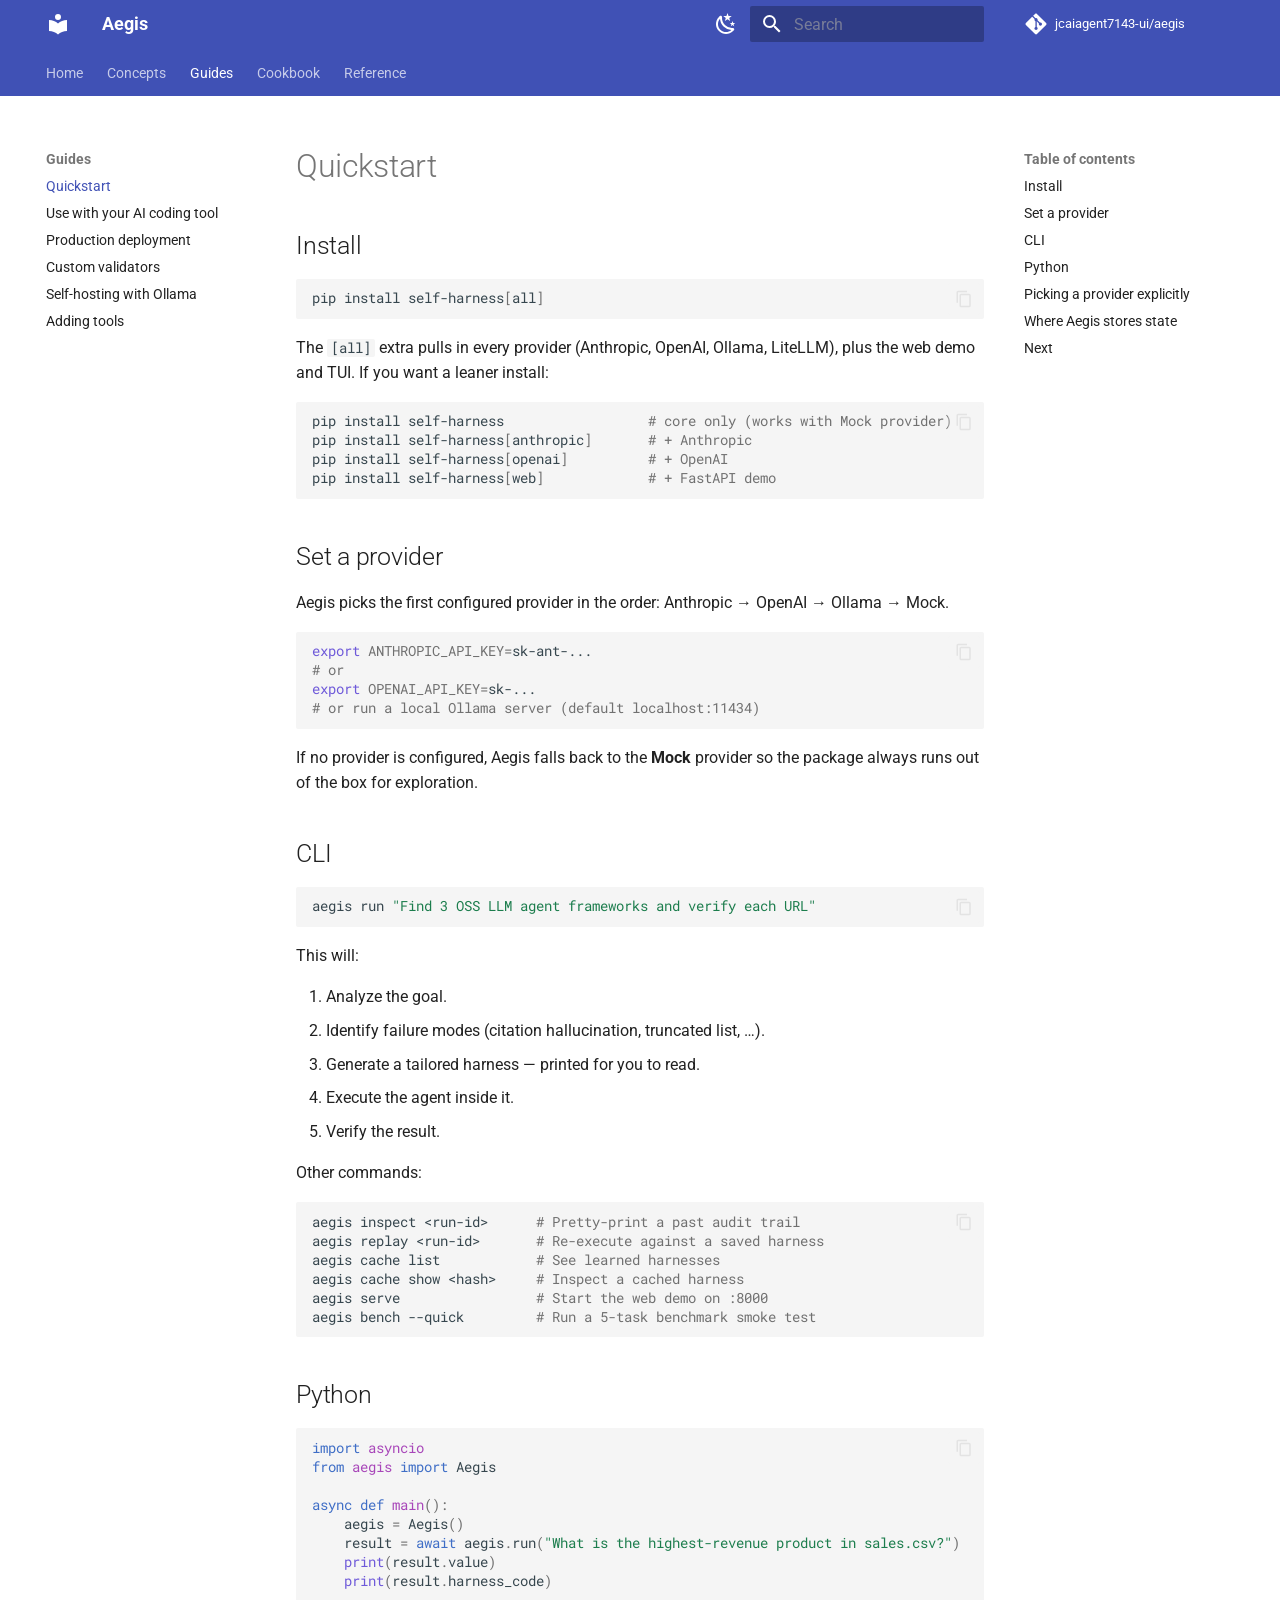
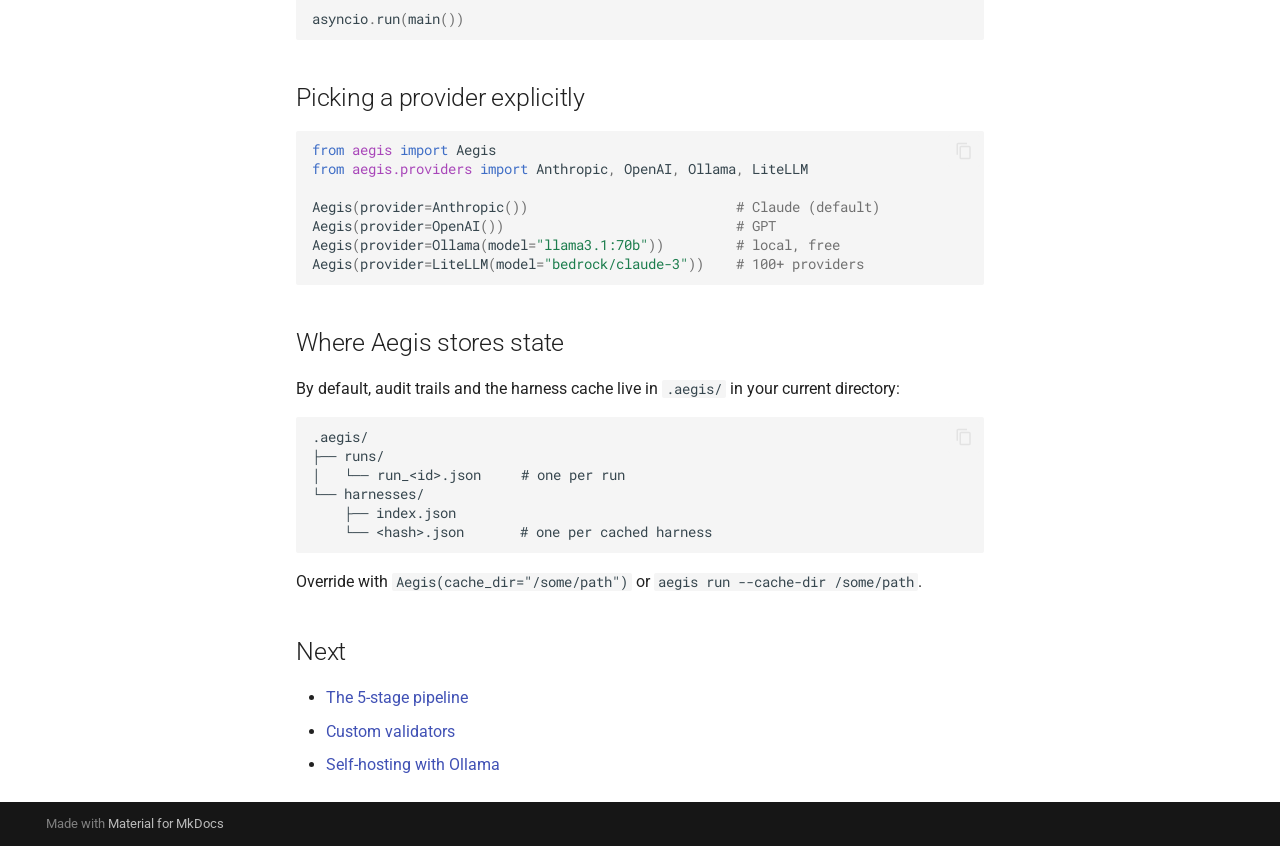
<file: guides/quickstart/index.html>
<!doctype html>
<html lang="en" class="no-js">
  <head>
    
      <meta charset="utf-8">
      <meta name="viewport" content="width=device-width,initial-scale=1">
      
        <meta name="description" content="Dynamic, on-the-fly generated harnesses for AI agents">
      
      
      
        <link rel="canonical" href="https://jcaiagent7143-ui.github.io/aegis/guides/quickstart/">
      
      
        <link rel="prev" href="../../concepts/why-this-matters-for-agi/">
      
      
        <link rel="next" href="../use-with-your-ai-coding-tool/">
      
      
        
      
      
      <link rel="icon" href="../../assets/images/favicon.png">
      <meta name="generator" content="mkdocs-1.6.1, mkdocs-material-9.7.6">
    
    
      
        <title>Quickstart - Aegis</title>
      
    
    
      <link rel="stylesheet" href="../../assets/stylesheets/main.484c7ddc.min.css">
      
        
        <link rel="stylesheet" href="../../assets/stylesheets/palette.ab4e12ef.min.css">
      
      


    
    
      
    
    
      
        
        
        <link rel="preconnect" href="https://fonts.gstatic.com" crossorigin>
        <link rel="stylesheet" href="https://fonts.googleapis.com/css?family=Roboto:300,300i,400,400i,700,700i%7CRoboto+Mono:400,400i,700,700i&display=fallback">
        <style>:root{--md-text-font:"Roboto";--md-code-font:"Roboto Mono"}</style>
      
    
    
    <script>__md_scope=new URL("../..",location),__md_hash=e=>[...e].reduce(((e,_)=>(e<<5)-e+_.charCodeAt(0)),0),__md_get=(e,_=localStorage,t=__md_scope)=>JSON.parse(_.getItem(t.pathname+"."+e)),__md_set=(e,_,t=localStorage,a=__md_scope)=>{try{t.setItem(a.pathname+"."+e,JSON.stringify(_))}catch(e){}}</script>
    
      

    
    
  </head>
  
  
    
    
      
    
    
    
    
    <body dir="ltr" data-md-color-scheme="slate" data-md-color-primary="cyan" data-md-color-accent="deep-purple">
  
    
    <input class="md-toggle" data-md-toggle="drawer" type="checkbox" id="__drawer" autocomplete="off">
    <input class="md-toggle" data-md-toggle="search" type="checkbox" id="__search" autocomplete="off">
    <label class="md-overlay" for="__drawer"></label>
    <div data-md-component="skip">
      
        
        <a href="#quickstart" class="md-skip">
          Skip to content
        </a>
      
    </div>
    <div data-md-component="announce">
      
    </div>
    
    
      

<header class="md-header" data-md-component="header">
  <nav class="md-header__inner md-grid" aria-label="Header">
    <a href="../.." title="Aegis" class="md-header__button md-logo" aria-label="Aegis" data-md-component="logo">
      
  
  <svg xmlns="http://www.w3.org/2000/svg" viewBox="0 0 24 24"><path d="M12 8a3 3 0 0 0 3-3 3 3 0 0 0-3-3 3 3 0 0 0-3 3 3 3 0 0 0 3 3m0 3.54C9.64 9.35 6.5 8 3 8v11c3.5 0 6.64 1.35 9 3.54 2.36-2.19 5.5-3.54 9-3.54V8c-3.5 0-6.64 1.35-9 3.54"/></svg>

    </a>
    <label class="md-header__button md-icon" for="__drawer">
      
      <svg xmlns="http://www.w3.org/2000/svg" viewBox="0 0 24 24"><path d="M3 6h18v2H3zm0 5h18v2H3zm0 5h18v2H3z"/></svg>
    </label>
    <div class="md-header__title" data-md-component="header-title">
      <div class="md-header__ellipsis">
        <div class="md-header__topic">
          <span class="md-ellipsis">
            Aegis
          </span>
        </div>
        <div class="md-header__topic" data-md-component="header-topic">
          <span class="md-ellipsis">
            
              Quickstart
            
          </span>
        </div>
      </div>
    </div>
    
      
        <form class="md-header__option" data-md-component="palette">
  
    
    
    
    <input class="md-option" data-md-color-media="(prefers-color-scheme: dark)" data-md-color-scheme="slate" data-md-color-primary="cyan" data-md-color-accent="deep-purple"  aria-label="Switch to light mode"  type="radio" name="__palette" id="__palette_0">
    
      <label class="md-header__button md-icon" title="Switch to light mode" for="__palette_1" hidden>
        <svg xmlns="http://www.w3.org/2000/svg" viewBox="0 0 24 24"><path d="M12 7a5 5 0 0 1 5 5 5 5 0 0 1-5 5 5 5 0 0 1-5-5 5 5 0 0 1 5-5m0 2a3 3 0 0 0-3 3 3 3 0 0 0 3 3 3 3 0 0 0 3-3 3 3 0 0 0-3-3m0-7 2.39 3.42C13.65 5.15 12.84 5 12 5s-1.65.15-2.39.42zM3.34 7l4.16-.35A7.2 7.2 0 0 0 5.94 8.5c-.44.74-.69 1.5-.83 2.29zm.02 10 1.76-3.77a7.131 7.131 0 0 0 2.38 4.14zM20.65 7l-1.77 3.79a7.02 7.02 0 0 0-2.38-4.15zm-.01 10-4.14.36c.59-.51 1.12-1.14 1.54-1.86.42-.73.69-1.5.83-2.29zM12 22l-2.41-3.44c.74.27 1.55.44 2.41.44.82 0 1.63-.17 2.37-.44z"/></svg>
      </label>
    
  
    
    
    
    <input class="md-option" data-md-color-media="(prefers-color-scheme: light)" data-md-color-scheme="default" data-md-color-primary="indigo" data-md-color-accent="deep-purple"  aria-label="Switch to dark mode"  type="radio" name="__palette" id="__palette_1">
    
      <label class="md-header__button md-icon" title="Switch to dark mode" for="__palette_0" hidden>
        <svg xmlns="http://www.w3.org/2000/svg" viewBox="0 0 24 24"><path d="m17.75 4.09-2.53 1.94.91 3.06-2.63-1.81-2.63 1.81.91-3.06-2.53-1.94L12.44 4l1.06-3 1.06 3zm3.5 6.91-1.64 1.25.59 1.98-1.7-1.17-1.7 1.17.59-1.98L15.75 11l2.06-.05L18.5 9l.69 1.95zm-2.28 4.95c.83-.08 1.72 1.1 1.19 1.85-.32.45-.66.87-1.08 1.27C15.17 23 8.84 23 4.94 19.07c-3.91-3.9-3.91-10.24 0-14.14.4-.4.82-.76 1.27-1.08.75-.53 1.93.36 1.85 1.19-.27 2.86.69 5.83 2.89 8.02a9.96 9.96 0 0 0 8.02 2.89m-1.64 2.02a12.08 12.08 0 0 1-7.8-3.47c-2.17-2.19-3.33-5-3.49-7.82-2.81 3.14-2.7 7.96.31 10.98 3.02 3.01 7.84 3.12 10.98.31"/></svg>
      </label>
    
  
</form>
      
    
    
      <script>var palette=__md_get("__palette");if(palette&&palette.color){if("(prefers-color-scheme)"===palette.color.media){var media=matchMedia("(prefers-color-scheme: light)"),input=document.querySelector(media.matches?"[data-md-color-media='(prefers-color-scheme: light)']":"[data-md-color-media='(prefers-color-scheme: dark)']");palette.color.media=input.getAttribute("data-md-color-media"),palette.color.scheme=input.getAttribute("data-md-color-scheme"),palette.color.primary=input.getAttribute("data-md-color-primary"),palette.color.accent=input.getAttribute("data-md-color-accent")}for(var[key,value]of Object.entries(palette.color))document.body.setAttribute("data-md-color-"+key,value)}</script>
    
    
    
      
      
        <label class="md-header__button md-icon" for="__search">
          
          <svg xmlns="http://www.w3.org/2000/svg" viewBox="0 0 24 24"><path d="M9.5 3A6.5 6.5 0 0 1 16 9.5c0 1.61-.59 3.09-1.56 4.23l.27.27h.79l5 5-1.5 1.5-5-5v-.79l-.27-.27A6.52 6.52 0 0 1 9.5 16 6.5 6.5 0 0 1 3 9.5 6.5 6.5 0 0 1 9.5 3m0 2C7 5 5 7 5 9.5S7 14 9.5 14 14 12 14 9.5 12 5 9.5 5"/></svg>
        </label>
        <div class="md-search" data-md-component="search" role="dialog">
  <label class="md-search__overlay" for="__search"></label>
  <div class="md-search__inner" role="search">
    <form class="md-search__form" name="search">
      <input type="text" class="md-search__input" name="query" aria-label="Search" placeholder="Search" autocapitalize="off" autocorrect="off" autocomplete="off" spellcheck="false" data-md-component="search-query" required>
      <label class="md-search__icon md-icon" for="__search">
        
        <svg xmlns="http://www.w3.org/2000/svg" viewBox="0 0 24 24"><path d="M9.5 3A6.5 6.5 0 0 1 16 9.5c0 1.61-.59 3.09-1.56 4.23l.27.27h.79l5 5-1.5 1.5-5-5v-.79l-.27-.27A6.52 6.52 0 0 1 9.5 16 6.5 6.5 0 0 1 3 9.5 6.5 6.5 0 0 1 9.5 3m0 2C7 5 5 7 5 9.5S7 14 9.5 14 14 12 14 9.5 12 5 9.5 5"/></svg>
        
        <svg xmlns="http://www.w3.org/2000/svg" viewBox="0 0 24 24"><path d="M20 11v2H8l5.5 5.5-1.42 1.42L4.16 12l7.92-7.92L13.5 5.5 8 11z"/></svg>
      </label>
      <nav class="md-search__options" aria-label="Search">
        
        <button type="reset" class="md-search__icon md-icon" title="Clear" aria-label="Clear" tabindex="-1">
          
          <svg xmlns="http://www.w3.org/2000/svg" viewBox="0 0 24 24"><path d="M19 6.41 17.59 5 12 10.59 6.41 5 5 6.41 10.59 12 5 17.59 6.41 19 12 13.41 17.59 19 19 17.59 13.41 12z"/></svg>
        </button>
      </nav>
      
        <div class="md-search__suggest" data-md-component="search-suggest"></div>
      
    </form>
    <div class="md-search__output">
      <div class="md-search__scrollwrap" tabindex="0" data-md-scrollfix>
        <div class="md-search-result" data-md-component="search-result">
          <div class="md-search-result__meta">
            Initializing search
          </div>
          <ol class="md-search-result__list" role="presentation"></ol>
        </div>
      </div>
    </div>
  </div>
</div>
      
    
    
      <div class="md-header__source">
        <a href="https://github.com/jcaiagent7143-ui/aegis" title="Go to repository" class="md-source" data-md-component="source">
  <div class="md-source__icon md-icon">
    
    <svg xmlns="http://www.w3.org/2000/svg" viewBox="0 0 448 512"><!--! Font Awesome Free 7.1.0 by @fontawesome - https://fontawesome.com License - https://fontawesome.com/license/free (Icons: CC BY 4.0, Fonts: SIL OFL 1.1, Code: MIT License) Copyright 2025 Fonticons, Inc.--><path d="M439.6 236.1 244 40.5c-5.4-5.5-12.8-8.5-20.4-8.5s-15 3-20.4 8.4L162.5 81l51.5 51.5c27.1-9.1 52.7 16.8 43.4 43.7l49.7 49.7c34.2-11.8 61.2 31 35.5 56.7-26.5 26.5-70.2-2.9-56-37.3L240.3 199v121.9c25.3 12.5 22.3 41.8 9.1 55-6.4 6.4-15.2 10.1-24.3 10.1s-17.8-3.6-24.3-10.1c-17.6-17.6-11.1-46.9 11.2-56v-123c-20.8-8.5-24.6-30.7-18.6-45L142.6 101 8.5 235.1C3 240.6 0 247.9 0 255.5s3 15 8.5 20.4l195.6 195.7c5.4 5.4 12.7 8.4 20.4 8.4s15-3 20.4-8.4l194.7-194.7c5.4-5.4 8.4-12.8 8.4-20.4s-3-15-8.4-20.4"/></svg>
  </div>
  <div class="md-source__repository">
    jcaiagent7143-ui/aegis
  </div>
</a>
      </div>
    
  </nav>
  
</header>
    
    <div class="md-container" data-md-component="container">
      
      
        
          
            
<nav class="md-tabs" aria-label="Tabs" data-md-component="tabs">
  <div class="md-grid">
    <ul class="md-tabs__list">
      
        
  
  
  
  
    <li class="md-tabs__item">
      <a href="../.." class="md-tabs__link">
        
  
  
    
  
  Home

      </a>
    </li>
  

      
        
  
  
  
  
    
    
      <li class="md-tabs__item">
        <a href="../../concepts/what-is-a-dynamic-harness/" class="md-tabs__link">
          
  
  
    
  
  Concepts

        </a>
      </li>
    
  

      
        
  
  
  
    
  
  
    
    
      <li class="md-tabs__item md-tabs__item--active">
        <a href="./" class="md-tabs__link">
          
  
  
    
  
  Guides

        </a>
      </li>
    
  

      
        
  
  
  
  
    
    
      <li class="md-tabs__item">
        <a href="../../cookbook/" class="md-tabs__link">
          
  
  
    
  
  Cookbook

        </a>
      </li>
    
  

      
        
  
  
  
  
    <li class="md-tabs__item">
      <a href="../../reference/" class="md-tabs__link">
        
  
  
    
  
  Reference

      </a>
    </li>
  

      
    </ul>
  </div>
</nav>
          
        
      
      <main class="md-main" data-md-component="main">
        <div class="md-main__inner md-grid">
          
            
              
              <div class="md-sidebar md-sidebar--primary" data-md-component="sidebar" data-md-type="navigation" >
                <div class="md-sidebar__scrollwrap">
                  <div class="md-sidebar__inner">
                    


  


<nav class="md-nav md-nav--primary md-nav--lifted" aria-label="Navigation" data-md-level="0">
  <label class="md-nav__title" for="__drawer">
    <a href="../.." title="Aegis" class="md-nav__button md-logo" aria-label="Aegis" data-md-component="logo">
      
  
  <svg xmlns="http://www.w3.org/2000/svg" viewBox="0 0 24 24"><path d="M12 8a3 3 0 0 0 3-3 3 3 0 0 0-3-3 3 3 0 0 0-3 3 3 3 0 0 0 3 3m0 3.54C9.64 9.35 6.5 8 3 8v11c3.5 0 6.64 1.35 9 3.54 2.36-2.19 5.5-3.54 9-3.54V8c-3.5 0-6.64 1.35-9 3.54"/></svg>

    </a>
    Aegis
  </label>
  
    <div class="md-nav__source">
      <a href="https://github.com/jcaiagent7143-ui/aegis" title="Go to repository" class="md-source" data-md-component="source">
  <div class="md-source__icon md-icon">
    
    <svg xmlns="http://www.w3.org/2000/svg" viewBox="0 0 448 512"><!--! Font Awesome Free 7.1.0 by @fontawesome - https://fontawesome.com License - https://fontawesome.com/license/free (Icons: CC BY 4.0, Fonts: SIL OFL 1.1, Code: MIT License) Copyright 2025 Fonticons, Inc.--><path d="M439.6 236.1 244 40.5c-5.4-5.5-12.8-8.5-20.4-8.5s-15 3-20.4 8.4L162.5 81l51.5 51.5c27.1-9.1 52.7 16.8 43.4 43.7l49.7 49.7c34.2-11.8 61.2 31 35.5 56.7-26.5 26.5-70.2-2.9-56-37.3L240.3 199v121.9c25.3 12.5 22.3 41.8 9.1 55-6.4 6.4-15.2 10.1-24.3 10.1s-17.8-3.6-24.3-10.1c-17.6-17.6-11.1-46.9 11.2-56v-123c-20.8-8.5-24.6-30.7-18.6-45L142.6 101 8.5 235.1C3 240.6 0 247.9 0 255.5s3 15 8.5 20.4l195.6 195.7c5.4 5.4 12.7 8.4 20.4 8.4s15-3 20.4-8.4l194.7-194.7c5.4-5.4 8.4-12.8 8.4-20.4s-3-15-8.4-20.4"/></svg>
  </div>
  <div class="md-source__repository">
    jcaiagent7143-ui/aegis
  </div>
</a>
    </div>
  
  <ul class="md-nav__list" data-md-scrollfix>
    
      
      
  
  
  
  
    <li class="md-nav__item">
      <a href="../.." class="md-nav__link">
        
  
  
  <span class="md-ellipsis">
    
  
    Home
  

    
  </span>
  
  

      </a>
    </li>
  

    
      
      
  
  
  
  
    
    
      
        
      
        
      
        
      
    
    
    
      
      
        
      
    
    
    <li class="md-nav__item md-nav__item--nested">
      
        
        
          
        
        <input class="md-nav__toggle md-toggle md-toggle--indeterminate" type="checkbox" id="__nav_2" >
        
          
          <label class="md-nav__link" for="__nav_2" id="__nav_2_label" tabindex="0">
            
  
  
  <span class="md-ellipsis">
    
  
    Concepts
  

    
  </span>
  
  

            <span class="md-nav__icon md-icon"></span>
          </label>
        
        <nav class="md-nav" data-md-level="1" aria-labelledby="__nav_2_label" aria-expanded="false">
          <label class="md-nav__title" for="__nav_2">
            <span class="md-nav__icon md-icon"></span>
            
  
    Concepts
  

          </label>
          <ul class="md-nav__list" data-md-scrollfix>
            
              
                
  
  
  
  
    <li class="md-nav__item">
      <a href="../../concepts/what-is-a-dynamic-harness/" class="md-nav__link">
        
  
  
  <span class="md-ellipsis">
    
  
    What is a dynamic harness?
  

    
  </span>
  
  

      </a>
    </li>
  

              
            
              
                
  
  
  
  
    <li class="md-nav__item">
      <a href="../../concepts/the-5-stage-pipeline/" class="md-nav__link">
        
  
  
  <span class="md-ellipsis">
    
  
    The 5-stage pipeline
  

    
  </span>
  
  

      </a>
    </li>
  

              
            
              
                
  
  
  
  
    <li class="md-nav__item">
      <a href="../../concepts/why-this-matters-for-agi/" class="md-nav__link">
        
  
  
  <span class="md-ellipsis">
    
  
    Why this matters for AGI
  

    
  </span>
  
  

      </a>
    </li>
  

              
            
          </ul>
        </nav>
      
    </li>
  

    
      
      
  
  
    
  
  
  
    
    
      
        
      
        
      
        
      
        
      
        
      
        
      
    
    
    
      
        
        
      
      
        
      
    
    
    <li class="md-nav__item md-nav__item--active md-nav__item--section md-nav__item--nested">
      
        
        
        <input class="md-nav__toggle md-toggle " type="checkbox" id="__nav_3" checked>
        
          
          <label class="md-nav__link" for="__nav_3" id="__nav_3_label" tabindex="">
            
  
  
  <span class="md-ellipsis">
    
  
    Guides
  

    
  </span>
  
  

            <span class="md-nav__icon md-icon"></span>
          </label>
        
        <nav class="md-nav" data-md-level="1" aria-labelledby="__nav_3_label" aria-expanded="true">
          <label class="md-nav__title" for="__nav_3">
            <span class="md-nav__icon md-icon"></span>
            
  
    Guides
  

          </label>
          <ul class="md-nav__list" data-md-scrollfix>
            
              
                
  
  
    
  
  
  
    <li class="md-nav__item md-nav__item--active">
      
      <input class="md-nav__toggle md-toggle" type="checkbox" id="__toc">
      
      
        
      
      
        <label class="md-nav__link md-nav__link--active" for="__toc">
          
  
  
  <span class="md-ellipsis">
    
  
    Quickstart
  

    
  </span>
  
  

          <span class="md-nav__icon md-icon"></span>
        </label>
      
      <a href="./" class="md-nav__link md-nav__link--active">
        
  
  
  <span class="md-ellipsis">
    
  
    Quickstart
  

    
  </span>
  
  

      </a>
      
        

<nav class="md-nav md-nav--secondary" aria-label="Table of contents">
  
  
  
    
  
  
    <label class="md-nav__title" for="__toc">
      <span class="md-nav__icon md-icon"></span>
      Table of contents
    </label>
    <ul class="md-nav__list" data-md-component="toc" data-md-scrollfix>
      
        <li class="md-nav__item">
  <a href="#install" class="md-nav__link">
    <span class="md-ellipsis">
      
        Install
      
    </span>
  </a>
  
</li>
      
        <li class="md-nav__item">
  <a href="#set-a-provider" class="md-nav__link">
    <span class="md-ellipsis">
      
        Set a provider
      
    </span>
  </a>
  
</li>
      
        <li class="md-nav__item">
  <a href="#cli" class="md-nav__link">
    <span class="md-ellipsis">
      
        CLI
      
    </span>
  </a>
  
</li>
      
        <li class="md-nav__item">
  <a href="#python" class="md-nav__link">
    <span class="md-ellipsis">
      
        Python
      
    </span>
  </a>
  
</li>
      
        <li class="md-nav__item">
  <a href="#picking-a-provider-explicitly" class="md-nav__link">
    <span class="md-ellipsis">
      
        Picking a provider explicitly
      
    </span>
  </a>
  
</li>
      
        <li class="md-nav__item">
  <a href="#where-aegis-stores-state" class="md-nav__link">
    <span class="md-ellipsis">
      
        Where Aegis stores state
      
    </span>
  </a>
  
</li>
      
        <li class="md-nav__item">
  <a href="#next" class="md-nav__link">
    <span class="md-ellipsis">
      
        Next
      
    </span>
  </a>
  
</li>
      
    </ul>
  
</nav>
      
    </li>
  

              
            
              
                
  
  
  
  
    <li class="md-nav__item">
      <a href="../use-with-your-ai-coding-tool/" class="md-nav__link">
        
  
  
  <span class="md-ellipsis">
    
  
    Use with your AI coding tool
  

    
  </span>
  
  

      </a>
    </li>
  

              
            
              
                
  
  
  
  
    <li class="md-nav__item">
      <a href="../production/" class="md-nav__link">
        
  
  
  <span class="md-ellipsis">
    
  
    Production deployment
  

    
  </span>
  
  

      </a>
    </li>
  

              
            
              
                
  
  
  
  
    <li class="md-nav__item">
      <a href="../custom-validators/" class="md-nav__link">
        
  
  
  <span class="md-ellipsis">
    
  
    Custom validators
  

    
  </span>
  
  

      </a>
    </li>
  

              
            
              
                
  
  
  
  
    <li class="md-nav__item">
      <a href="../self-hosting-with-ollama/" class="md-nav__link">
        
  
  
  <span class="md-ellipsis">
    
  
    Self-hosting with Ollama
  

    
  </span>
  
  

      </a>
    </li>
  

              
            
              
                
  
  
  
  
    <li class="md-nav__item">
      <a href="../adding-tools/" class="md-nav__link">
        
  
  
  <span class="md-ellipsis">
    
  
    Adding tools
  

    
  </span>
  
  

      </a>
    </li>
  

              
            
          </ul>
        </nav>
      
    </li>
  

    
      
      
  
  
  
  
    
    
      
        
          
        
      
    
    
    
      
      
        
      
    
    
    <li class="md-nav__item md-nav__item--nested">
      
        
        
          
        
        <input class="md-nav__toggle md-toggle md-toggle--indeterminate" type="checkbox" id="__nav_4" >
        
          
          <div class="md-nav__link md-nav__container">
            <a href="../../cookbook/" class="md-nav__link ">
              
  
  
  <span class="md-ellipsis">
    
  
    Cookbook
  

    
  </span>
  
  

            </a>
            
          </div>
        
        <nav class="md-nav" data-md-level="1" aria-labelledby="__nav_4_label" aria-expanded="false">
          <label class="md-nav__title" for="__nav_4">
            <span class="md-nav__icon md-icon"></span>
            
  
    Cookbook
  

          </label>
          <ul class="md-nav__list" data-md-scrollfix>
            
              
            
          </ul>
        </nav>
      
    </li>
  

    
      
      
  
  
  
  
    <li class="md-nav__item">
      <a href="../../reference/" class="md-nav__link">
        
  
  
  <span class="md-ellipsis">
    
  
    Reference
  

    
  </span>
  
  

      </a>
    </li>
  

    
  </ul>
</nav>
                  </div>
                </div>
              </div>
            
            
              
              <div class="md-sidebar md-sidebar--secondary" data-md-component="sidebar" data-md-type="toc" >
                <div class="md-sidebar__scrollwrap">
                  <div class="md-sidebar__inner">
                    

<nav class="md-nav md-nav--secondary" aria-label="Table of contents">
  
  
  
    
  
  
    <label class="md-nav__title" for="__toc">
      <span class="md-nav__icon md-icon"></span>
      Table of contents
    </label>
    <ul class="md-nav__list" data-md-component="toc" data-md-scrollfix>
      
        <li class="md-nav__item">
  <a href="#install" class="md-nav__link">
    <span class="md-ellipsis">
      
        Install
      
    </span>
  </a>
  
</li>
      
        <li class="md-nav__item">
  <a href="#set-a-provider" class="md-nav__link">
    <span class="md-ellipsis">
      
        Set a provider
      
    </span>
  </a>
  
</li>
      
        <li class="md-nav__item">
  <a href="#cli" class="md-nav__link">
    <span class="md-ellipsis">
      
        CLI
      
    </span>
  </a>
  
</li>
      
        <li class="md-nav__item">
  <a href="#python" class="md-nav__link">
    <span class="md-ellipsis">
      
        Python
      
    </span>
  </a>
  
</li>
      
        <li class="md-nav__item">
  <a href="#picking-a-provider-explicitly" class="md-nav__link">
    <span class="md-ellipsis">
      
        Picking a provider explicitly
      
    </span>
  </a>
  
</li>
      
        <li class="md-nav__item">
  <a href="#where-aegis-stores-state" class="md-nav__link">
    <span class="md-ellipsis">
      
        Where Aegis stores state
      
    </span>
  </a>
  
</li>
      
        <li class="md-nav__item">
  <a href="#next" class="md-nav__link">
    <span class="md-ellipsis">
      
        Next
      
    </span>
  </a>
  
</li>
      
    </ul>
  
</nav>
                  </div>
                </div>
              </div>
            
          
          
            <div class="md-content" data-md-component="content">
              
              <article class="md-content__inner md-typeset">
                
                  


  
  


<h1 id="quickstart">Quickstart</h1>
<h2 id="install">Install</h2>
<div class="highlight"><pre><span></span><code><a id="__codelineno-0-1" name="__codelineno-0-1" href="#__codelineno-0-1"></a>pip<span class="w"> </span>install<span class="w"> </span>self-harness<span class="o">[</span>all<span class="o">]</span>
</code></pre></div>
<p>The <code>[all]</code> extra pulls in every provider (Anthropic, OpenAI, Ollama, LiteLLM), plus the web demo and TUI. If you want a leaner install:</p>
<div class="highlight"><pre><span></span><code><a id="__codelineno-1-1" name="__codelineno-1-1" href="#__codelineno-1-1"></a>pip<span class="w"> </span>install<span class="w"> </span>self-harness<span class="w">                  </span><span class="c1"># core only (works with Mock provider)</span>
<a id="__codelineno-1-2" name="__codelineno-1-2" href="#__codelineno-1-2"></a>pip<span class="w"> </span>install<span class="w"> </span>self-harness<span class="o">[</span>anthropic<span class="o">]</span><span class="w">       </span><span class="c1"># + Anthropic</span>
<a id="__codelineno-1-3" name="__codelineno-1-3" href="#__codelineno-1-3"></a>pip<span class="w"> </span>install<span class="w"> </span>self-harness<span class="o">[</span>openai<span class="o">]</span><span class="w">          </span><span class="c1"># + OpenAI</span>
<a id="__codelineno-1-4" name="__codelineno-1-4" href="#__codelineno-1-4"></a>pip<span class="w"> </span>install<span class="w"> </span>self-harness<span class="o">[</span>web<span class="o">]</span><span class="w">             </span><span class="c1"># + FastAPI demo</span>
</code></pre></div>
<h2 id="set-a-provider">Set a provider</h2>
<p>Aegis picks the first configured provider in the order: Anthropic → OpenAI → Ollama → Mock.</p>
<div class="highlight"><pre><span></span><code><a id="__codelineno-2-1" name="__codelineno-2-1" href="#__codelineno-2-1"></a><span class="nb">export</span><span class="w"> </span><span class="nv">ANTHROPIC_API_KEY</span><span class="o">=</span>sk-ant-...
<a id="__codelineno-2-2" name="__codelineno-2-2" href="#__codelineno-2-2"></a><span class="c1"># or</span>
<a id="__codelineno-2-3" name="__codelineno-2-3" href="#__codelineno-2-3"></a><span class="nb">export</span><span class="w"> </span><span class="nv">OPENAI_API_KEY</span><span class="o">=</span>sk-...
<a id="__codelineno-2-4" name="__codelineno-2-4" href="#__codelineno-2-4"></a><span class="c1"># or run a local Ollama server (default localhost:11434)</span>
</code></pre></div>
<p>If no provider is configured, Aegis falls back to the <strong>Mock</strong> provider so the package always runs out of the box for exploration.</p>
<h2 id="cli">CLI</h2>
<div class="highlight"><pre><span></span><code><a id="__codelineno-3-1" name="__codelineno-3-1" href="#__codelineno-3-1"></a>aegis<span class="w"> </span>run<span class="w"> </span><span class="s2">&quot;Find 3 OSS LLM agent frameworks and verify each URL&quot;</span>
</code></pre></div>
<p>This will:</p>
<ol>
<li>Analyze the goal.</li>
<li>Identify failure modes (citation hallucination, truncated list, …).</li>
<li>Generate a tailored harness — printed for you to read.</li>
<li>Execute the agent inside it.</li>
<li>Verify the result.</li>
</ol>
<p>Other commands:</p>
<div class="highlight"><pre><span></span><code><a id="__codelineno-4-1" name="__codelineno-4-1" href="#__codelineno-4-1"></a>aegis<span class="w"> </span>inspect<span class="w"> </span>&lt;run-id&gt;<span class="w">      </span><span class="c1"># Pretty-print a past audit trail</span>
<a id="__codelineno-4-2" name="__codelineno-4-2" href="#__codelineno-4-2"></a>aegis<span class="w"> </span>replay<span class="w"> </span>&lt;run-id&gt;<span class="w">       </span><span class="c1"># Re-execute against a saved harness</span>
<a id="__codelineno-4-3" name="__codelineno-4-3" href="#__codelineno-4-3"></a>aegis<span class="w"> </span>cache<span class="w"> </span>list<span class="w">            </span><span class="c1"># See learned harnesses</span>
<a id="__codelineno-4-4" name="__codelineno-4-4" href="#__codelineno-4-4"></a>aegis<span class="w"> </span>cache<span class="w"> </span>show<span class="w"> </span>&lt;hash&gt;<span class="w">     </span><span class="c1"># Inspect a cached harness</span>
<a id="__codelineno-4-5" name="__codelineno-4-5" href="#__codelineno-4-5"></a>aegis<span class="w"> </span>serve<span class="w">                 </span><span class="c1"># Start the web demo on :8000</span>
<a id="__codelineno-4-6" name="__codelineno-4-6" href="#__codelineno-4-6"></a>aegis<span class="w"> </span>bench<span class="w"> </span>--quick<span class="w">         </span><span class="c1"># Run a 5-task benchmark smoke test</span>
</code></pre></div>
<h2 id="python">Python</h2>
<div class="highlight"><pre><span></span><code><a id="__codelineno-5-1" name="__codelineno-5-1" href="#__codelineno-5-1"></a><span class="kn">import</span><span class="w"> </span><span class="nn">asyncio</span>
<a id="__codelineno-5-2" name="__codelineno-5-2" href="#__codelineno-5-2"></a><span class="kn">from</span><span class="w"> </span><span class="nn">aegis</span><span class="w"> </span><span class="kn">import</span> <span class="n">Aegis</span>
<a id="__codelineno-5-3" name="__codelineno-5-3" href="#__codelineno-5-3"></a>
<a id="__codelineno-5-4" name="__codelineno-5-4" href="#__codelineno-5-4"></a><span class="k">async</span> <span class="k">def</span><span class="w"> </span><span class="nf">main</span><span class="p">():</span>
<a id="__codelineno-5-5" name="__codelineno-5-5" href="#__codelineno-5-5"></a>    <span class="n">aegis</span> <span class="o">=</span> <span class="n">Aegis</span><span class="p">()</span>
<a id="__codelineno-5-6" name="__codelineno-5-6" href="#__codelineno-5-6"></a>    <span class="n">result</span> <span class="o">=</span> <span class="k">await</span> <span class="n">aegis</span><span class="o">.</span><span class="n">run</span><span class="p">(</span><span class="s2">&quot;What is the highest-revenue product in sales.csv?&quot;</span><span class="p">)</span>
<a id="__codelineno-5-7" name="__codelineno-5-7" href="#__codelineno-5-7"></a>    <span class="nb">print</span><span class="p">(</span><span class="n">result</span><span class="o">.</span><span class="n">value</span><span class="p">)</span>
<a id="__codelineno-5-8" name="__codelineno-5-8" href="#__codelineno-5-8"></a>    <span class="nb">print</span><span class="p">(</span><span class="n">result</span><span class="o">.</span><span class="n">harness_code</span><span class="p">)</span>
<a id="__codelineno-5-9" name="__codelineno-5-9" href="#__codelineno-5-9"></a>
<a id="__codelineno-5-10" name="__codelineno-5-10" href="#__codelineno-5-10"></a><span class="n">asyncio</span><span class="o">.</span><span class="n">run</span><span class="p">(</span><span class="n">main</span><span class="p">())</span>
</code></pre></div>
<h2 id="picking-a-provider-explicitly">Picking a provider explicitly</h2>
<div class="highlight"><pre><span></span><code><a id="__codelineno-6-1" name="__codelineno-6-1" href="#__codelineno-6-1"></a><span class="kn">from</span><span class="w"> </span><span class="nn">aegis</span><span class="w"> </span><span class="kn">import</span> <span class="n">Aegis</span>
<a id="__codelineno-6-2" name="__codelineno-6-2" href="#__codelineno-6-2"></a><span class="kn">from</span><span class="w"> </span><span class="nn">aegis.providers</span><span class="w"> </span><span class="kn">import</span> <span class="n">Anthropic</span><span class="p">,</span> <span class="n">OpenAI</span><span class="p">,</span> <span class="n">Ollama</span><span class="p">,</span> <span class="n">LiteLLM</span>
<a id="__codelineno-6-3" name="__codelineno-6-3" href="#__codelineno-6-3"></a>
<a id="__codelineno-6-4" name="__codelineno-6-4" href="#__codelineno-6-4"></a><span class="n">Aegis</span><span class="p">(</span><span class="n">provider</span><span class="o">=</span><span class="n">Anthropic</span><span class="p">())</span>                          <span class="c1"># Claude (default)</span>
<a id="__codelineno-6-5" name="__codelineno-6-5" href="#__codelineno-6-5"></a><span class="n">Aegis</span><span class="p">(</span><span class="n">provider</span><span class="o">=</span><span class="n">OpenAI</span><span class="p">())</span>                             <span class="c1"># GPT</span>
<a id="__codelineno-6-6" name="__codelineno-6-6" href="#__codelineno-6-6"></a><span class="n">Aegis</span><span class="p">(</span><span class="n">provider</span><span class="o">=</span><span class="n">Ollama</span><span class="p">(</span><span class="n">model</span><span class="o">=</span><span class="s2">&quot;llama3.1:70b&quot;</span><span class="p">))</span>         <span class="c1"># local, free</span>
<a id="__codelineno-6-7" name="__codelineno-6-7" href="#__codelineno-6-7"></a><span class="n">Aegis</span><span class="p">(</span><span class="n">provider</span><span class="o">=</span><span class="n">LiteLLM</span><span class="p">(</span><span class="n">model</span><span class="o">=</span><span class="s2">&quot;bedrock/claude-3&quot;</span><span class="p">))</span>    <span class="c1"># 100+ providers</span>
</code></pre></div>
<h2 id="where-aegis-stores-state">Where Aegis stores state</h2>
<p>By default, audit trails and the harness cache live in <code>.aegis/</code> in your current directory:</p>
<div class="highlight"><pre><span></span><code><a id="__codelineno-7-1" name="__codelineno-7-1" href="#__codelineno-7-1"></a>.aegis/
<a id="__codelineno-7-2" name="__codelineno-7-2" href="#__codelineno-7-2"></a>├── runs/
<a id="__codelineno-7-3" name="__codelineno-7-3" href="#__codelineno-7-3"></a>│   └── run_&lt;id&gt;.json     # one per run
<a id="__codelineno-7-4" name="__codelineno-7-4" href="#__codelineno-7-4"></a>└── harnesses/
<a id="__codelineno-7-5" name="__codelineno-7-5" href="#__codelineno-7-5"></a>    ├── index.json
<a id="__codelineno-7-6" name="__codelineno-7-6" href="#__codelineno-7-6"></a>    └── &lt;hash&gt;.json       # one per cached harness
</code></pre></div>
<p>Override with <code>Aegis(cache_dir="/some/path")</code> or <code>aegis run --cache-dir /some/path</code>.</p>
<h2 id="next">Next</h2>
<ul>
<li><a href="../../concepts/the-5-stage-pipeline/">The 5-stage pipeline</a></li>
<li><a href="../custom-validators/">Custom validators</a></li>
<li><a href="../self-hosting-with-ollama/">Self-hosting with Ollama</a></li>
</ul>












                
              </article>
            </div>
          
          
<script>var target=document.getElementById(location.hash.slice(1));target&&target.name&&(target.checked=target.name.startsWith("__tabbed_"))</script>
        </div>
        
          <button type="button" class="md-top md-icon" data-md-component="top" hidden>
  
  <svg xmlns="http://www.w3.org/2000/svg" viewBox="0 0 24 24"><path d="M13 20h-2V8l-5.5 5.5-1.42-1.42L12 4.16l7.92 7.92-1.42 1.42L13 8z"/></svg>
  Back to top
</button>
        
      </main>
      
        <footer class="md-footer">
  
  <div class="md-footer-meta md-typeset">
    <div class="md-footer-meta__inner md-grid">
      <div class="md-copyright">
  
  
    Made with
    <a href="https://squidfunk.github.io/mkdocs-material/" target="_blank" rel="noopener">
      Material for MkDocs
    </a>
  
</div>
      
    </div>
  </div>
</footer>
      
    </div>
    <div class="md-dialog" data-md-component="dialog">
      <div class="md-dialog__inner md-typeset"></div>
    </div>
    
    
    
      
      
      <script id="__config" type="application/json">{"annotate": null, "base": "../..", "features": ["navigation.tabs", "navigation.sections", "navigation.expand", "navigation.top", "navigation.indexes", "content.code.copy", "content.code.annotate", "search.suggest"], "search": "../../assets/javascripts/workers/search.2c215733.min.js", "tags": null, "translations": {"clipboard.copied": "Copied to clipboard", "clipboard.copy": "Copy to clipboard", "search.result.more.one": "1 more on this page", "search.result.more.other": "# more on this page", "search.result.none": "No matching documents", "search.result.one": "1 matching document", "search.result.other": "# matching documents", "search.result.placeholder": "Type to start searching", "search.result.term.missing": "Missing", "select.version": "Select version"}, "version": null}</script>
    
    
      <script src="../../assets/javascripts/bundle.79ae519e.min.js"></script>
      
    
  </body>
</html>
</file>
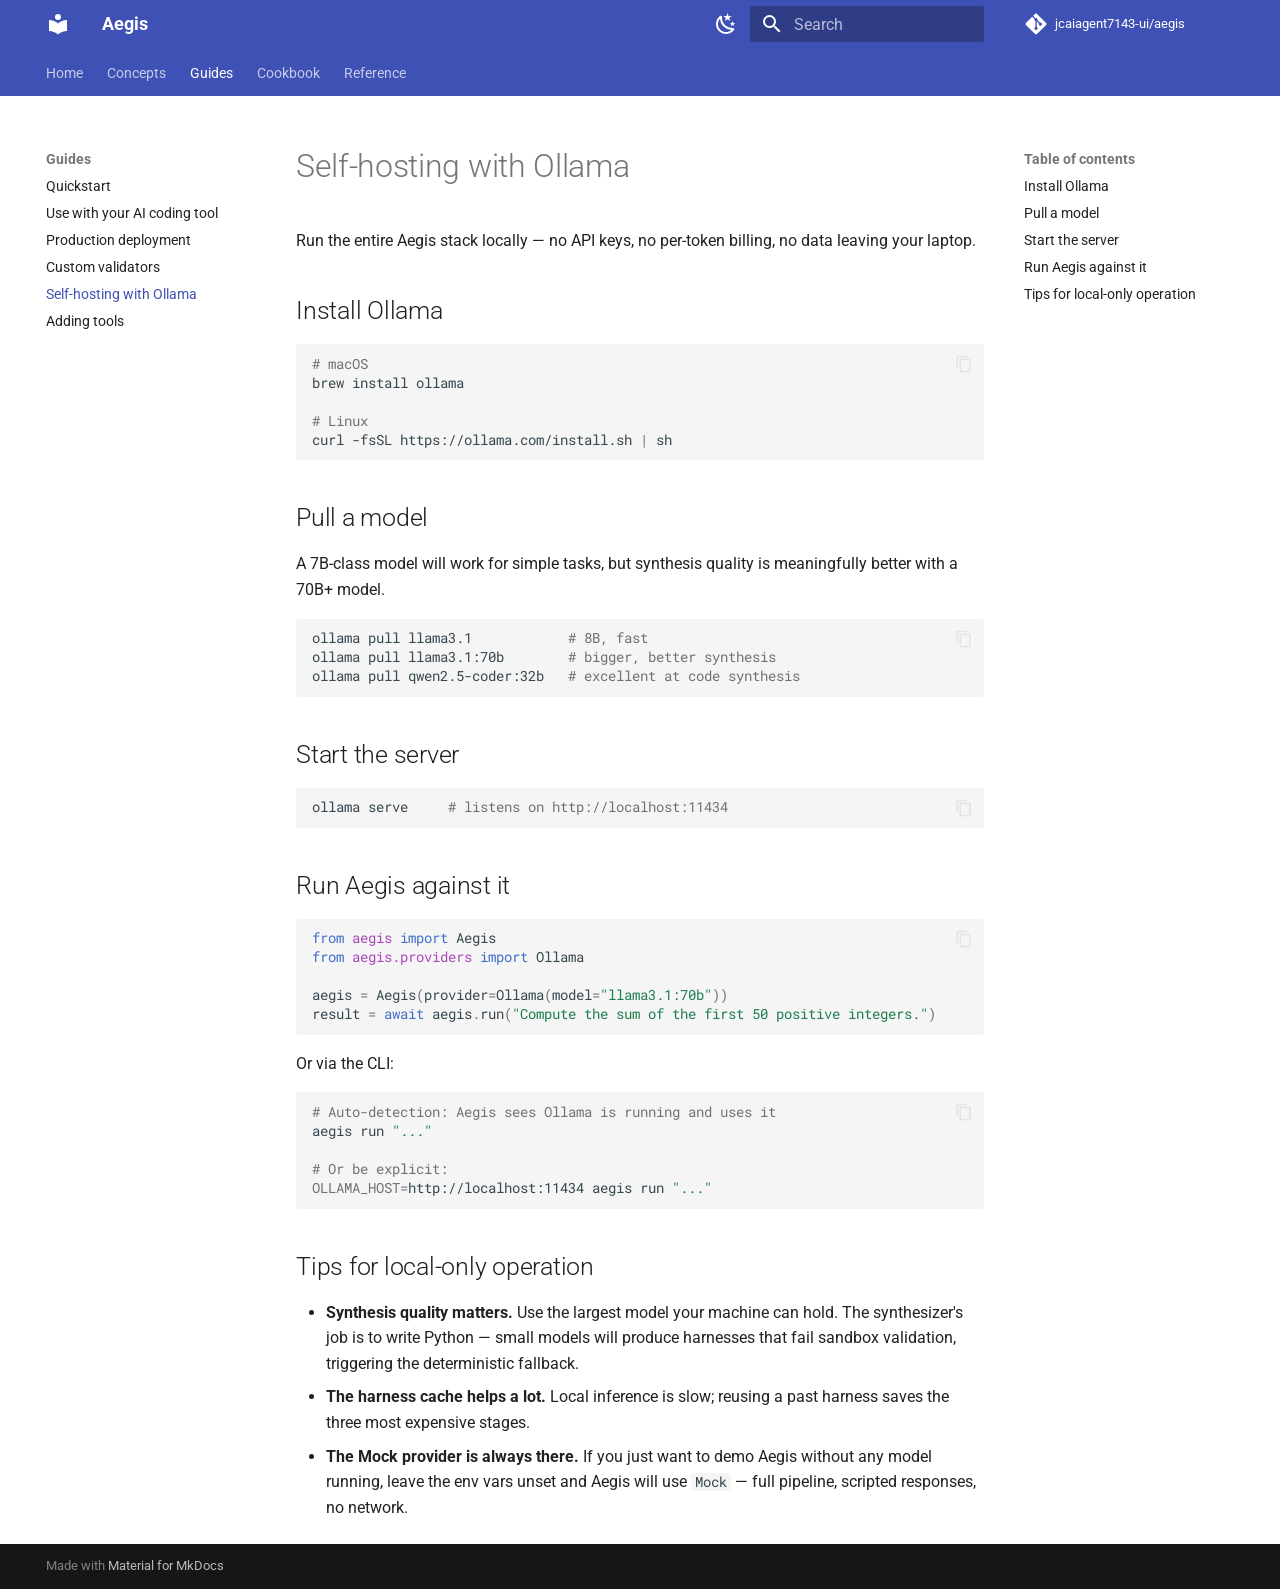
<file: guides/self-hosting-with-ollama/index.html>
<!doctype html>
<html lang="en" class="no-js">
  <head>
    
      <meta charset="utf-8">
      <meta name="viewport" content="width=device-width,initial-scale=1">
      
        <meta name="description" content="Dynamic, on-the-fly generated harnesses for AI agents">
      
      
      
        <link rel="canonical" href="https://jcaiagent7143-ui.github.io/aegis/guides/self-hosting-with-ollama/">
      
      
        <link rel="prev" href="../custom-validators/">
      
      
        <link rel="next" href="../adding-tools/">
      
      
        
      
      
      <link rel="icon" href="../../assets/images/favicon.png">
      <meta name="generator" content="mkdocs-1.6.1, mkdocs-material-9.7.6">
    
    
      
        <title>Self-hosting with Ollama - Aegis</title>
      
    
    
      <link rel="stylesheet" href="../../assets/stylesheets/main.484c7ddc.min.css">
      
        
        <link rel="stylesheet" href="../../assets/stylesheets/palette.ab4e12ef.min.css">
      
      


    
    
      
    
    
      
        
        
        <link rel="preconnect" href="https://fonts.gstatic.com" crossorigin>
        <link rel="stylesheet" href="https://fonts.googleapis.com/css?family=Roboto:300,300i,400,400i,700,700i%7CRoboto+Mono:400,400i,700,700i&display=fallback">
        <style>:root{--md-text-font:"Roboto";--md-code-font:"Roboto Mono"}</style>
      
    
    
    <script>__md_scope=new URL("../..",location),__md_hash=e=>[...e].reduce(((e,_)=>(e<<5)-e+_.charCodeAt(0)),0),__md_get=(e,_=localStorage,t=__md_scope)=>JSON.parse(_.getItem(t.pathname+"."+e)),__md_set=(e,_,t=localStorage,a=__md_scope)=>{try{t.setItem(a.pathname+"."+e,JSON.stringify(_))}catch(e){}}</script>
    
      

    
    
  </head>
  
  
    
    
      
    
    
    
    
    <body dir="ltr" data-md-color-scheme="slate" data-md-color-primary="cyan" data-md-color-accent="deep-purple">
  
    
    <input class="md-toggle" data-md-toggle="drawer" type="checkbox" id="__drawer" autocomplete="off">
    <input class="md-toggle" data-md-toggle="search" type="checkbox" id="__search" autocomplete="off">
    <label class="md-overlay" for="__drawer"></label>
    <div data-md-component="skip">
      
        
        <a href="#self-hosting-with-ollama" class="md-skip">
          Skip to content
        </a>
      
    </div>
    <div data-md-component="announce">
      
    </div>
    
    
      

<header class="md-header" data-md-component="header">
  <nav class="md-header__inner md-grid" aria-label="Header">
    <a href="../.." title="Aegis" class="md-header__button md-logo" aria-label="Aegis" data-md-component="logo">
      
  
  <svg xmlns="http://www.w3.org/2000/svg" viewBox="0 0 24 24"><path d="M12 8a3 3 0 0 0 3-3 3 3 0 0 0-3-3 3 3 0 0 0-3 3 3 3 0 0 0 3 3m0 3.54C9.64 9.35 6.5 8 3 8v11c3.5 0 6.64 1.35 9 3.54 2.36-2.19 5.5-3.54 9-3.54V8c-3.5 0-6.64 1.35-9 3.54"/></svg>

    </a>
    <label class="md-header__button md-icon" for="__drawer">
      
      <svg xmlns="http://www.w3.org/2000/svg" viewBox="0 0 24 24"><path d="M3 6h18v2H3zm0 5h18v2H3zm0 5h18v2H3z"/></svg>
    </label>
    <div class="md-header__title" data-md-component="header-title">
      <div class="md-header__ellipsis">
        <div class="md-header__topic">
          <span class="md-ellipsis">
            Aegis
          </span>
        </div>
        <div class="md-header__topic" data-md-component="header-topic">
          <span class="md-ellipsis">
            
              Self-hosting with Ollama
            
          </span>
        </div>
      </div>
    </div>
    
      
        <form class="md-header__option" data-md-component="palette">
  
    
    
    
    <input class="md-option" data-md-color-media="(prefers-color-scheme: dark)" data-md-color-scheme="slate" data-md-color-primary="cyan" data-md-color-accent="deep-purple"  aria-label="Switch to light mode"  type="radio" name="__palette" id="__palette_0">
    
      <label class="md-header__button md-icon" title="Switch to light mode" for="__palette_1" hidden>
        <svg xmlns="http://www.w3.org/2000/svg" viewBox="0 0 24 24"><path d="M12 7a5 5 0 0 1 5 5 5 5 0 0 1-5 5 5 5 0 0 1-5-5 5 5 0 0 1 5-5m0 2a3 3 0 0 0-3 3 3 3 0 0 0 3 3 3 3 0 0 0 3-3 3 3 0 0 0-3-3m0-7 2.39 3.42C13.65 5.15 12.84 5 12 5s-1.65.15-2.39.42zM3.34 7l4.16-.35A7.2 7.2 0 0 0 5.94 8.5c-.44.74-.69 1.5-.83 2.29zm.02 10 1.76-3.77a7.131 7.131 0 0 0 2.38 4.14zM20.65 7l-1.77 3.79a7.02 7.02 0 0 0-2.38-4.15zm-.01 10-4.14.36c.59-.51 1.12-1.14 1.54-1.86.42-.73.69-1.5.83-2.29zM12 22l-2.41-3.44c.74.27 1.55.44 2.41.44.82 0 1.63-.17 2.37-.44z"/></svg>
      </label>
    
  
    
    
    
    <input class="md-option" data-md-color-media="(prefers-color-scheme: light)" data-md-color-scheme="default" data-md-color-primary="indigo" data-md-color-accent="deep-purple"  aria-label="Switch to dark mode"  type="radio" name="__palette" id="__palette_1">
    
      <label class="md-header__button md-icon" title="Switch to dark mode" for="__palette_0" hidden>
        <svg xmlns="http://www.w3.org/2000/svg" viewBox="0 0 24 24"><path d="m17.75 4.09-2.53 1.94.91 3.06-2.63-1.81-2.63 1.81.91-3.06-2.53-1.94L12.44 4l1.06-3 1.06 3zm3.5 6.91-1.64 1.25.59 1.98-1.7-1.17-1.7 1.17.59-1.98L15.75 11l2.06-.05L18.5 9l.69 1.95zm-2.28 4.95c.83-.08 1.72 1.1 1.19 1.85-.32.45-.66.87-1.08 1.27C15.17 23 8.84 23 4.94 19.07c-3.91-3.9-3.91-10.24 0-14.14.4-.4.82-.76 1.27-1.08.75-.53 1.93.36 1.85 1.19-.27 2.86.69 5.83 2.89 8.02a9.96 9.96 0 0 0 8.02 2.89m-1.64 2.02a12.08 12.08 0 0 1-7.8-3.47c-2.17-2.19-3.33-5-3.49-7.82-2.81 3.14-2.7 7.96.31 10.98 3.02 3.01 7.84 3.12 10.98.31"/></svg>
      </label>
    
  
</form>
      
    
    
      <script>var palette=__md_get("__palette");if(palette&&palette.color){if("(prefers-color-scheme)"===palette.color.media){var media=matchMedia("(prefers-color-scheme: light)"),input=document.querySelector(media.matches?"[data-md-color-media='(prefers-color-scheme: light)']":"[data-md-color-media='(prefers-color-scheme: dark)']");palette.color.media=input.getAttribute("data-md-color-media"),palette.color.scheme=input.getAttribute("data-md-color-scheme"),palette.color.primary=input.getAttribute("data-md-color-primary"),palette.color.accent=input.getAttribute("data-md-color-accent")}for(var[key,value]of Object.entries(palette.color))document.body.setAttribute("data-md-color-"+key,value)}</script>
    
    
    
      
      
        <label class="md-header__button md-icon" for="__search">
          
          <svg xmlns="http://www.w3.org/2000/svg" viewBox="0 0 24 24"><path d="M9.5 3A6.5 6.5 0 0 1 16 9.5c0 1.61-.59 3.09-1.56 4.23l.27.27h.79l5 5-1.5 1.5-5-5v-.79l-.27-.27A6.52 6.52 0 0 1 9.5 16 6.5 6.5 0 0 1 3 9.5 6.5 6.5 0 0 1 9.5 3m0 2C7 5 5 7 5 9.5S7 14 9.5 14 14 12 14 9.5 12 5 9.5 5"/></svg>
        </label>
        <div class="md-search" data-md-component="search" role="dialog">
  <label class="md-search__overlay" for="__search"></label>
  <div class="md-search__inner" role="search">
    <form class="md-search__form" name="search">
      <input type="text" class="md-search__input" name="query" aria-label="Search" placeholder="Search" autocapitalize="off" autocorrect="off" autocomplete="off" spellcheck="false" data-md-component="search-query" required>
      <label class="md-search__icon md-icon" for="__search">
        
        <svg xmlns="http://www.w3.org/2000/svg" viewBox="0 0 24 24"><path d="M9.5 3A6.5 6.5 0 0 1 16 9.5c0 1.61-.59 3.09-1.56 4.23l.27.27h.79l5 5-1.5 1.5-5-5v-.79l-.27-.27A6.52 6.52 0 0 1 9.5 16 6.5 6.5 0 0 1 3 9.5 6.5 6.5 0 0 1 9.5 3m0 2C7 5 5 7 5 9.5S7 14 9.5 14 14 12 14 9.5 12 5 9.5 5"/></svg>
        
        <svg xmlns="http://www.w3.org/2000/svg" viewBox="0 0 24 24"><path d="M20 11v2H8l5.5 5.5-1.42 1.42L4.16 12l7.92-7.92L13.5 5.5 8 11z"/></svg>
      </label>
      <nav class="md-search__options" aria-label="Search">
        
        <button type="reset" class="md-search__icon md-icon" title="Clear" aria-label="Clear" tabindex="-1">
          
          <svg xmlns="http://www.w3.org/2000/svg" viewBox="0 0 24 24"><path d="M19 6.41 17.59 5 12 10.59 6.41 5 5 6.41 10.59 12 5 17.59 6.41 19 12 13.41 17.59 19 19 17.59 13.41 12z"/></svg>
        </button>
      </nav>
      
        <div class="md-search__suggest" data-md-component="search-suggest"></div>
      
    </form>
    <div class="md-search__output">
      <div class="md-search__scrollwrap" tabindex="0" data-md-scrollfix>
        <div class="md-search-result" data-md-component="search-result">
          <div class="md-search-result__meta">
            Initializing search
          </div>
          <ol class="md-search-result__list" role="presentation"></ol>
        </div>
      </div>
    </div>
  </div>
</div>
      
    
    
      <div class="md-header__source">
        <a href="https://github.com/jcaiagent7143-ui/aegis" title="Go to repository" class="md-source" data-md-component="source">
  <div class="md-source__icon md-icon">
    
    <svg xmlns="http://www.w3.org/2000/svg" viewBox="0 0 448 512"><!--! Font Awesome Free 7.1.0 by @fontawesome - https://fontawesome.com License - https://fontawesome.com/license/free (Icons: CC BY 4.0, Fonts: SIL OFL 1.1, Code: MIT License) Copyright 2025 Fonticons, Inc.--><path d="M439.6 236.1 244 40.5c-5.4-5.5-12.8-8.5-20.4-8.5s-15 3-20.4 8.4L162.5 81l51.5 51.5c27.1-9.1 52.7 16.8 43.4 43.7l49.7 49.7c34.2-11.8 61.2 31 35.5 56.7-26.5 26.5-70.2-2.9-56-37.3L240.3 199v121.9c25.3 12.5 22.3 41.8 9.1 55-6.4 6.4-15.2 10.1-24.3 10.1s-17.8-3.6-24.3-10.1c-17.6-17.6-11.1-46.9 11.2-56v-123c-20.8-8.5-24.6-30.7-18.6-45L142.6 101 8.5 235.1C3 240.6 0 247.9 0 255.5s3 15 8.5 20.4l195.6 195.7c5.4 5.4 12.7 8.4 20.4 8.4s15-3 20.4-8.4l194.7-194.7c5.4-5.4 8.4-12.8 8.4-20.4s-3-15-8.4-20.4"/></svg>
  </div>
  <div class="md-source__repository">
    jcaiagent7143-ui/aegis
  </div>
</a>
      </div>
    
  </nav>
  
</header>
    
    <div class="md-container" data-md-component="container">
      
      
        
          
            
<nav class="md-tabs" aria-label="Tabs" data-md-component="tabs">
  <div class="md-grid">
    <ul class="md-tabs__list">
      
        
  
  
  
  
    <li class="md-tabs__item">
      <a href="../.." class="md-tabs__link">
        
  
  
    
  
  Home

      </a>
    </li>
  

      
        
  
  
  
  
    
    
      <li class="md-tabs__item">
        <a href="../../concepts/what-is-a-dynamic-harness/" class="md-tabs__link">
          
  
  
    
  
  Concepts

        </a>
      </li>
    
  

      
        
  
  
  
    
  
  
    
    
      <li class="md-tabs__item md-tabs__item--active">
        <a href="../quickstart/" class="md-tabs__link">
          
  
  
    
  
  Guides

        </a>
      </li>
    
  

      
        
  
  
  
  
    
    
      <li class="md-tabs__item">
        <a href="../../cookbook/" class="md-tabs__link">
          
  
  
    
  
  Cookbook

        </a>
      </li>
    
  

      
        
  
  
  
  
    <li class="md-tabs__item">
      <a href="../../reference/" class="md-tabs__link">
        
  
  
    
  
  Reference

      </a>
    </li>
  

      
    </ul>
  </div>
</nav>
          
        
      
      <main class="md-main" data-md-component="main">
        <div class="md-main__inner md-grid">
          
            
              
              <div class="md-sidebar md-sidebar--primary" data-md-component="sidebar" data-md-type="navigation" >
                <div class="md-sidebar__scrollwrap">
                  <div class="md-sidebar__inner">
                    


  


<nav class="md-nav md-nav--primary md-nav--lifted" aria-label="Navigation" data-md-level="0">
  <label class="md-nav__title" for="__drawer">
    <a href="../.." title="Aegis" class="md-nav__button md-logo" aria-label="Aegis" data-md-component="logo">
      
  
  <svg xmlns="http://www.w3.org/2000/svg" viewBox="0 0 24 24"><path d="M12 8a3 3 0 0 0 3-3 3 3 0 0 0-3-3 3 3 0 0 0-3 3 3 3 0 0 0 3 3m0 3.54C9.64 9.35 6.5 8 3 8v11c3.5 0 6.64 1.35 9 3.54 2.36-2.19 5.5-3.54 9-3.54V8c-3.5 0-6.64 1.35-9 3.54"/></svg>

    </a>
    Aegis
  </label>
  
    <div class="md-nav__source">
      <a href="https://github.com/jcaiagent7143-ui/aegis" title="Go to repository" class="md-source" data-md-component="source">
  <div class="md-source__icon md-icon">
    
    <svg xmlns="http://www.w3.org/2000/svg" viewBox="0 0 448 512"><!--! Font Awesome Free 7.1.0 by @fontawesome - https://fontawesome.com License - https://fontawesome.com/license/free (Icons: CC BY 4.0, Fonts: SIL OFL 1.1, Code: MIT License) Copyright 2025 Fonticons, Inc.--><path d="M439.6 236.1 244 40.5c-5.4-5.5-12.8-8.5-20.4-8.5s-15 3-20.4 8.4L162.5 81l51.5 51.5c27.1-9.1 52.7 16.8 43.4 43.7l49.7 49.7c34.2-11.8 61.2 31 35.5 56.7-26.5 26.5-70.2-2.9-56-37.3L240.3 199v121.9c25.3 12.5 22.3 41.8 9.1 55-6.4 6.4-15.2 10.1-24.3 10.1s-17.8-3.6-24.3-10.1c-17.6-17.6-11.1-46.9 11.2-56v-123c-20.8-8.5-24.6-30.7-18.6-45L142.6 101 8.5 235.1C3 240.6 0 247.9 0 255.5s3 15 8.5 20.4l195.6 195.7c5.4 5.4 12.7 8.4 20.4 8.4s15-3 20.4-8.4l194.7-194.7c5.4-5.4 8.4-12.8 8.4-20.4s-3-15-8.4-20.4"/></svg>
  </div>
  <div class="md-source__repository">
    jcaiagent7143-ui/aegis
  </div>
</a>
    </div>
  
  <ul class="md-nav__list" data-md-scrollfix>
    
      
      
  
  
  
  
    <li class="md-nav__item">
      <a href="../.." class="md-nav__link">
        
  
  
  <span class="md-ellipsis">
    
  
    Home
  

    
  </span>
  
  

      </a>
    </li>
  

    
      
      
  
  
  
  
    
    
      
        
      
        
      
        
      
    
    
    
      
      
        
      
    
    
    <li class="md-nav__item md-nav__item--nested">
      
        
        
          
        
        <input class="md-nav__toggle md-toggle md-toggle--indeterminate" type="checkbox" id="__nav_2" >
        
          
          <label class="md-nav__link" for="__nav_2" id="__nav_2_label" tabindex="0">
            
  
  
  <span class="md-ellipsis">
    
  
    Concepts
  

    
  </span>
  
  

            <span class="md-nav__icon md-icon"></span>
          </label>
        
        <nav class="md-nav" data-md-level="1" aria-labelledby="__nav_2_label" aria-expanded="false">
          <label class="md-nav__title" for="__nav_2">
            <span class="md-nav__icon md-icon"></span>
            
  
    Concepts
  

          </label>
          <ul class="md-nav__list" data-md-scrollfix>
            
              
                
  
  
  
  
    <li class="md-nav__item">
      <a href="../../concepts/what-is-a-dynamic-harness/" class="md-nav__link">
        
  
  
  <span class="md-ellipsis">
    
  
    What is a dynamic harness?
  

    
  </span>
  
  

      </a>
    </li>
  

              
            
              
                
  
  
  
  
    <li class="md-nav__item">
      <a href="../../concepts/the-5-stage-pipeline/" class="md-nav__link">
        
  
  
  <span class="md-ellipsis">
    
  
    The 5-stage pipeline
  

    
  </span>
  
  

      </a>
    </li>
  

              
            
              
                
  
  
  
  
    <li class="md-nav__item">
      <a href="../../concepts/why-this-matters-for-agi/" class="md-nav__link">
        
  
  
  <span class="md-ellipsis">
    
  
    Why this matters for AGI
  

    
  </span>
  
  

      </a>
    </li>
  

              
            
          </ul>
        </nav>
      
    </li>
  

    
      
      
  
  
    
  
  
  
    
    
      
        
      
        
      
        
      
        
      
        
      
        
      
    
    
    
      
        
        
      
      
        
      
    
    
    <li class="md-nav__item md-nav__item--active md-nav__item--section md-nav__item--nested">
      
        
        
        <input class="md-nav__toggle md-toggle " type="checkbox" id="__nav_3" checked>
        
          
          <label class="md-nav__link" for="__nav_3" id="__nav_3_label" tabindex="">
            
  
  
  <span class="md-ellipsis">
    
  
    Guides
  

    
  </span>
  
  

            <span class="md-nav__icon md-icon"></span>
          </label>
        
        <nav class="md-nav" data-md-level="1" aria-labelledby="__nav_3_label" aria-expanded="true">
          <label class="md-nav__title" for="__nav_3">
            <span class="md-nav__icon md-icon"></span>
            
  
    Guides
  

          </label>
          <ul class="md-nav__list" data-md-scrollfix>
            
              
                
  
  
  
  
    <li class="md-nav__item">
      <a href="../quickstart/" class="md-nav__link">
        
  
  
  <span class="md-ellipsis">
    
  
    Quickstart
  

    
  </span>
  
  

      </a>
    </li>
  

              
            
              
                
  
  
  
  
    <li class="md-nav__item">
      <a href="../use-with-your-ai-coding-tool/" class="md-nav__link">
        
  
  
  <span class="md-ellipsis">
    
  
    Use with your AI coding tool
  

    
  </span>
  
  

      </a>
    </li>
  

              
            
              
                
  
  
  
  
    <li class="md-nav__item">
      <a href="../production/" class="md-nav__link">
        
  
  
  <span class="md-ellipsis">
    
  
    Production deployment
  

    
  </span>
  
  

      </a>
    </li>
  

              
            
              
                
  
  
  
  
    <li class="md-nav__item">
      <a href="../custom-validators/" class="md-nav__link">
        
  
  
  <span class="md-ellipsis">
    
  
    Custom validators
  

    
  </span>
  
  

      </a>
    </li>
  

              
            
              
                
  
  
    
  
  
  
    <li class="md-nav__item md-nav__item--active">
      
      <input class="md-nav__toggle md-toggle" type="checkbox" id="__toc">
      
      
        
      
      
        <label class="md-nav__link md-nav__link--active" for="__toc">
          
  
  
  <span class="md-ellipsis">
    
  
    Self-hosting with Ollama
  

    
  </span>
  
  

          <span class="md-nav__icon md-icon"></span>
        </label>
      
      <a href="./" class="md-nav__link md-nav__link--active">
        
  
  
  <span class="md-ellipsis">
    
  
    Self-hosting with Ollama
  

    
  </span>
  
  

      </a>
      
        

<nav class="md-nav md-nav--secondary" aria-label="Table of contents">
  
  
  
    
  
  
    <label class="md-nav__title" for="__toc">
      <span class="md-nav__icon md-icon"></span>
      Table of contents
    </label>
    <ul class="md-nav__list" data-md-component="toc" data-md-scrollfix>
      
        <li class="md-nav__item">
  <a href="#install-ollama" class="md-nav__link">
    <span class="md-ellipsis">
      
        Install Ollama
      
    </span>
  </a>
  
</li>
      
        <li class="md-nav__item">
  <a href="#pull-a-model" class="md-nav__link">
    <span class="md-ellipsis">
      
        Pull a model
      
    </span>
  </a>
  
</li>
      
        <li class="md-nav__item">
  <a href="#start-the-server" class="md-nav__link">
    <span class="md-ellipsis">
      
        Start the server
      
    </span>
  </a>
  
</li>
      
        <li class="md-nav__item">
  <a href="#run-aegis-against-it" class="md-nav__link">
    <span class="md-ellipsis">
      
        Run Aegis against it
      
    </span>
  </a>
  
</li>
      
        <li class="md-nav__item">
  <a href="#tips-for-local-only-operation" class="md-nav__link">
    <span class="md-ellipsis">
      
        Tips for local-only operation
      
    </span>
  </a>
  
</li>
      
    </ul>
  
</nav>
      
    </li>
  

              
            
              
                
  
  
  
  
    <li class="md-nav__item">
      <a href="../adding-tools/" class="md-nav__link">
        
  
  
  <span class="md-ellipsis">
    
  
    Adding tools
  

    
  </span>
  
  

      </a>
    </li>
  

              
            
          </ul>
        </nav>
      
    </li>
  

    
      
      
  
  
  
  
    
    
      
        
          
        
      
    
    
    
      
      
        
      
    
    
    <li class="md-nav__item md-nav__item--nested">
      
        
        
          
        
        <input class="md-nav__toggle md-toggle md-toggle--indeterminate" type="checkbox" id="__nav_4" >
        
          
          <div class="md-nav__link md-nav__container">
            <a href="../../cookbook/" class="md-nav__link ">
              
  
  
  <span class="md-ellipsis">
    
  
    Cookbook
  

    
  </span>
  
  

            </a>
            
          </div>
        
        <nav class="md-nav" data-md-level="1" aria-labelledby="__nav_4_label" aria-expanded="false">
          <label class="md-nav__title" for="__nav_4">
            <span class="md-nav__icon md-icon"></span>
            
  
    Cookbook
  

          </label>
          <ul class="md-nav__list" data-md-scrollfix>
            
              
            
          </ul>
        </nav>
      
    </li>
  

    
      
      
  
  
  
  
    <li class="md-nav__item">
      <a href="../../reference/" class="md-nav__link">
        
  
  
  <span class="md-ellipsis">
    
  
    Reference
  

    
  </span>
  
  

      </a>
    </li>
  

    
  </ul>
</nav>
                  </div>
                </div>
              </div>
            
            
              
              <div class="md-sidebar md-sidebar--secondary" data-md-component="sidebar" data-md-type="toc" >
                <div class="md-sidebar__scrollwrap">
                  <div class="md-sidebar__inner">
                    

<nav class="md-nav md-nav--secondary" aria-label="Table of contents">
  
  
  
    
  
  
    <label class="md-nav__title" for="__toc">
      <span class="md-nav__icon md-icon"></span>
      Table of contents
    </label>
    <ul class="md-nav__list" data-md-component="toc" data-md-scrollfix>
      
        <li class="md-nav__item">
  <a href="#install-ollama" class="md-nav__link">
    <span class="md-ellipsis">
      
        Install Ollama
      
    </span>
  </a>
  
</li>
      
        <li class="md-nav__item">
  <a href="#pull-a-model" class="md-nav__link">
    <span class="md-ellipsis">
      
        Pull a model
      
    </span>
  </a>
  
</li>
      
        <li class="md-nav__item">
  <a href="#start-the-server" class="md-nav__link">
    <span class="md-ellipsis">
      
        Start the server
      
    </span>
  </a>
  
</li>
      
        <li class="md-nav__item">
  <a href="#run-aegis-against-it" class="md-nav__link">
    <span class="md-ellipsis">
      
        Run Aegis against it
      
    </span>
  </a>
  
</li>
      
        <li class="md-nav__item">
  <a href="#tips-for-local-only-operation" class="md-nav__link">
    <span class="md-ellipsis">
      
        Tips for local-only operation
      
    </span>
  </a>
  
</li>
      
    </ul>
  
</nav>
                  </div>
                </div>
              </div>
            
          
          
            <div class="md-content" data-md-component="content">
              
              <article class="md-content__inner md-typeset">
                
                  


  
  


<h1 id="self-hosting-with-ollama">Self-hosting with Ollama</h1>
<p>Run the entire Aegis stack locally — no API keys, no per-token billing, no data leaving your laptop.</p>
<h2 id="install-ollama">Install Ollama</h2>
<div class="highlight"><pre><span></span><code><a id="__codelineno-0-1" name="__codelineno-0-1" href="#__codelineno-0-1"></a><span class="c1"># macOS</span>
<a id="__codelineno-0-2" name="__codelineno-0-2" href="#__codelineno-0-2"></a>brew<span class="w"> </span>install<span class="w"> </span>ollama
<a id="__codelineno-0-3" name="__codelineno-0-3" href="#__codelineno-0-3"></a>
<a id="__codelineno-0-4" name="__codelineno-0-4" href="#__codelineno-0-4"></a><span class="c1"># Linux</span>
<a id="__codelineno-0-5" name="__codelineno-0-5" href="#__codelineno-0-5"></a>curl<span class="w"> </span>-fsSL<span class="w"> </span>https://ollama.com/install.sh<span class="w"> </span><span class="p">|</span><span class="w"> </span>sh
</code></pre></div>
<h2 id="pull-a-model">Pull a model</h2>
<p>A 7B-class model will work for simple tasks, but synthesis quality is meaningfully better with a 70B+ model.</p>
<div class="highlight"><pre><span></span><code><a id="__codelineno-1-1" name="__codelineno-1-1" href="#__codelineno-1-1"></a>ollama<span class="w"> </span>pull<span class="w"> </span>llama3.1<span class="w">            </span><span class="c1"># 8B, fast</span>
<a id="__codelineno-1-2" name="__codelineno-1-2" href="#__codelineno-1-2"></a>ollama<span class="w"> </span>pull<span class="w"> </span>llama3.1:70b<span class="w">        </span><span class="c1"># bigger, better synthesis</span>
<a id="__codelineno-1-3" name="__codelineno-1-3" href="#__codelineno-1-3"></a>ollama<span class="w"> </span>pull<span class="w"> </span>qwen2.5-coder:32b<span class="w">   </span><span class="c1"># excellent at code synthesis</span>
</code></pre></div>
<h2 id="start-the-server">Start the server</h2>
<div class="highlight"><pre><span></span><code><a id="__codelineno-2-1" name="__codelineno-2-1" href="#__codelineno-2-1"></a>ollama<span class="w"> </span>serve<span class="w">     </span><span class="c1"># listens on http://localhost:11434</span>
</code></pre></div>
<h2 id="run-aegis-against-it">Run Aegis against it</h2>
<div class="highlight"><pre><span></span><code><a id="__codelineno-3-1" name="__codelineno-3-1" href="#__codelineno-3-1"></a><span class="kn">from</span><span class="w"> </span><span class="nn">aegis</span><span class="w"> </span><span class="kn">import</span> <span class="n">Aegis</span>
<a id="__codelineno-3-2" name="__codelineno-3-2" href="#__codelineno-3-2"></a><span class="kn">from</span><span class="w"> </span><span class="nn">aegis.providers</span><span class="w"> </span><span class="kn">import</span> <span class="n">Ollama</span>
<a id="__codelineno-3-3" name="__codelineno-3-3" href="#__codelineno-3-3"></a>
<a id="__codelineno-3-4" name="__codelineno-3-4" href="#__codelineno-3-4"></a><span class="n">aegis</span> <span class="o">=</span> <span class="n">Aegis</span><span class="p">(</span><span class="n">provider</span><span class="o">=</span><span class="n">Ollama</span><span class="p">(</span><span class="n">model</span><span class="o">=</span><span class="s2">&quot;llama3.1:70b&quot;</span><span class="p">))</span>
<a id="__codelineno-3-5" name="__codelineno-3-5" href="#__codelineno-3-5"></a><span class="n">result</span> <span class="o">=</span> <span class="k">await</span> <span class="n">aegis</span><span class="o">.</span><span class="n">run</span><span class="p">(</span><span class="s2">&quot;Compute the sum of the first 50 positive integers.&quot;</span><span class="p">)</span>
</code></pre></div>
<p>Or via the CLI:</p>
<div class="highlight"><pre><span></span><code><a id="__codelineno-4-1" name="__codelineno-4-1" href="#__codelineno-4-1"></a><span class="c1"># Auto-detection: Aegis sees Ollama is running and uses it</span>
<a id="__codelineno-4-2" name="__codelineno-4-2" href="#__codelineno-4-2"></a>aegis<span class="w"> </span>run<span class="w"> </span><span class="s2">&quot;...&quot;</span>
<a id="__codelineno-4-3" name="__codelineno-4-3" href="#__codelineno-4-3"></a>
<a id="__codelineno-4-4" name="__codelineno-4-4" href="#__codelineno-4-4"></a><span class="c1"># Or be explicit:</span>
<a id="__codelineno-4-5" name="__codelineno-4-5" href="#__codelineno-4-5"></a><span class="nv">OLLAMA_HOST</span><span class="o">=</span>http://localhost:11434<span class="w"> </span>aegis<span class="w"> </span>run<span class="w"> </span><span class="s2">&quot;...&quot;</span>
</code></pre></div>
<h2 id="tips-for-local-only-operation">Tips for local-only operation</h2>
<ul>
<li><strong>Synthesis quality matters.</strong> Use the largest model your machine can hold. The synthesizer's job is to write Python — small models will produce harnesses that fail sandbox validation, triggering the deterministic fallback.</li>
<li><strong>The harness cache helps a lot.</strong> Local inference is slow; reusing a past harness saves the three most expensive stages.</li>
<li><strong>The Mock provider is always there.</strong> If you just want to demo Aegis without any model running, leave the env vars unset and Aegis will use <code>Mock</code> — full pipeline, scripted responses, no network.</li>
</ul>












                
              </article>
            </div>
          
          
<script>var target=document.getElementById(location.hash.slice(1));target&&target.name&&(target.checked=target.name.startsWith("__tabbed_"))</script>
        </div>
        
          <button type="button" class="md-top md-icon" data-md-component="top" hidden>
  
  <svg xmlns="http://www.w3.org/2000/svg" viewBox="0 0 24 24"><path d="M13 20h-2V8l-5.5 5.5-1.42-1.42L12 4.16l7.92 7.92-1.42 1.42L13 8z"/></svg>
  Back to top
</button>
        
      </main>
      
        <footer class="md-footer">
  
  <div class="md-footer-meta md-typeset">
    <div class="md-footer-meta__inner md-grid">
      <div class="md-copyright">
  
  
    Made with
    <a href="https://squidfunk.github.io/mkdocs-material/" target="_blank" rel="noopener">
      Material for MkDocs
    </a>
  
</div>
      
    </div>
  </div>
</footer>
      
    </div>
    <div class="md-dialog" data-md-component="dialog">
      <div class="md-dialog__inner md-typeset"></div>
    </div>
    
    
    
      
      
      <script id="__config" type="application/json">{"annotate": null, "base": "../..", "features": ["navigation.tabs", "navigation.sections", "navigation.expand", "navigation.top", "navigation.indexes", "content.code.copy", "content.code.annotate", "search.suggest"], "search": "../../assets/javascripts/workers/search.2c215733.min.js", "tags": null, "translations": {"clipboard.copied": "Copied to clipboard", "clipboard.copy": "Copy to clipboard", "search.result.more.one": "1 more on this page", "search.result.more.other": "# more on this page", "search.result.none": "No matching documents", "search.result.one": "1 matching document", "search.result.other": "# matching documents", "search.result.placeholder": "Type to start searching", "search.result.term.missing": "Missing", "select.version": "Select version"}, "version": null}</script>
    
    
      <script src="../../assets/javascripts/bundle.79ae519e.min.js"></script>
      
    
  </body>
</html>
</file>
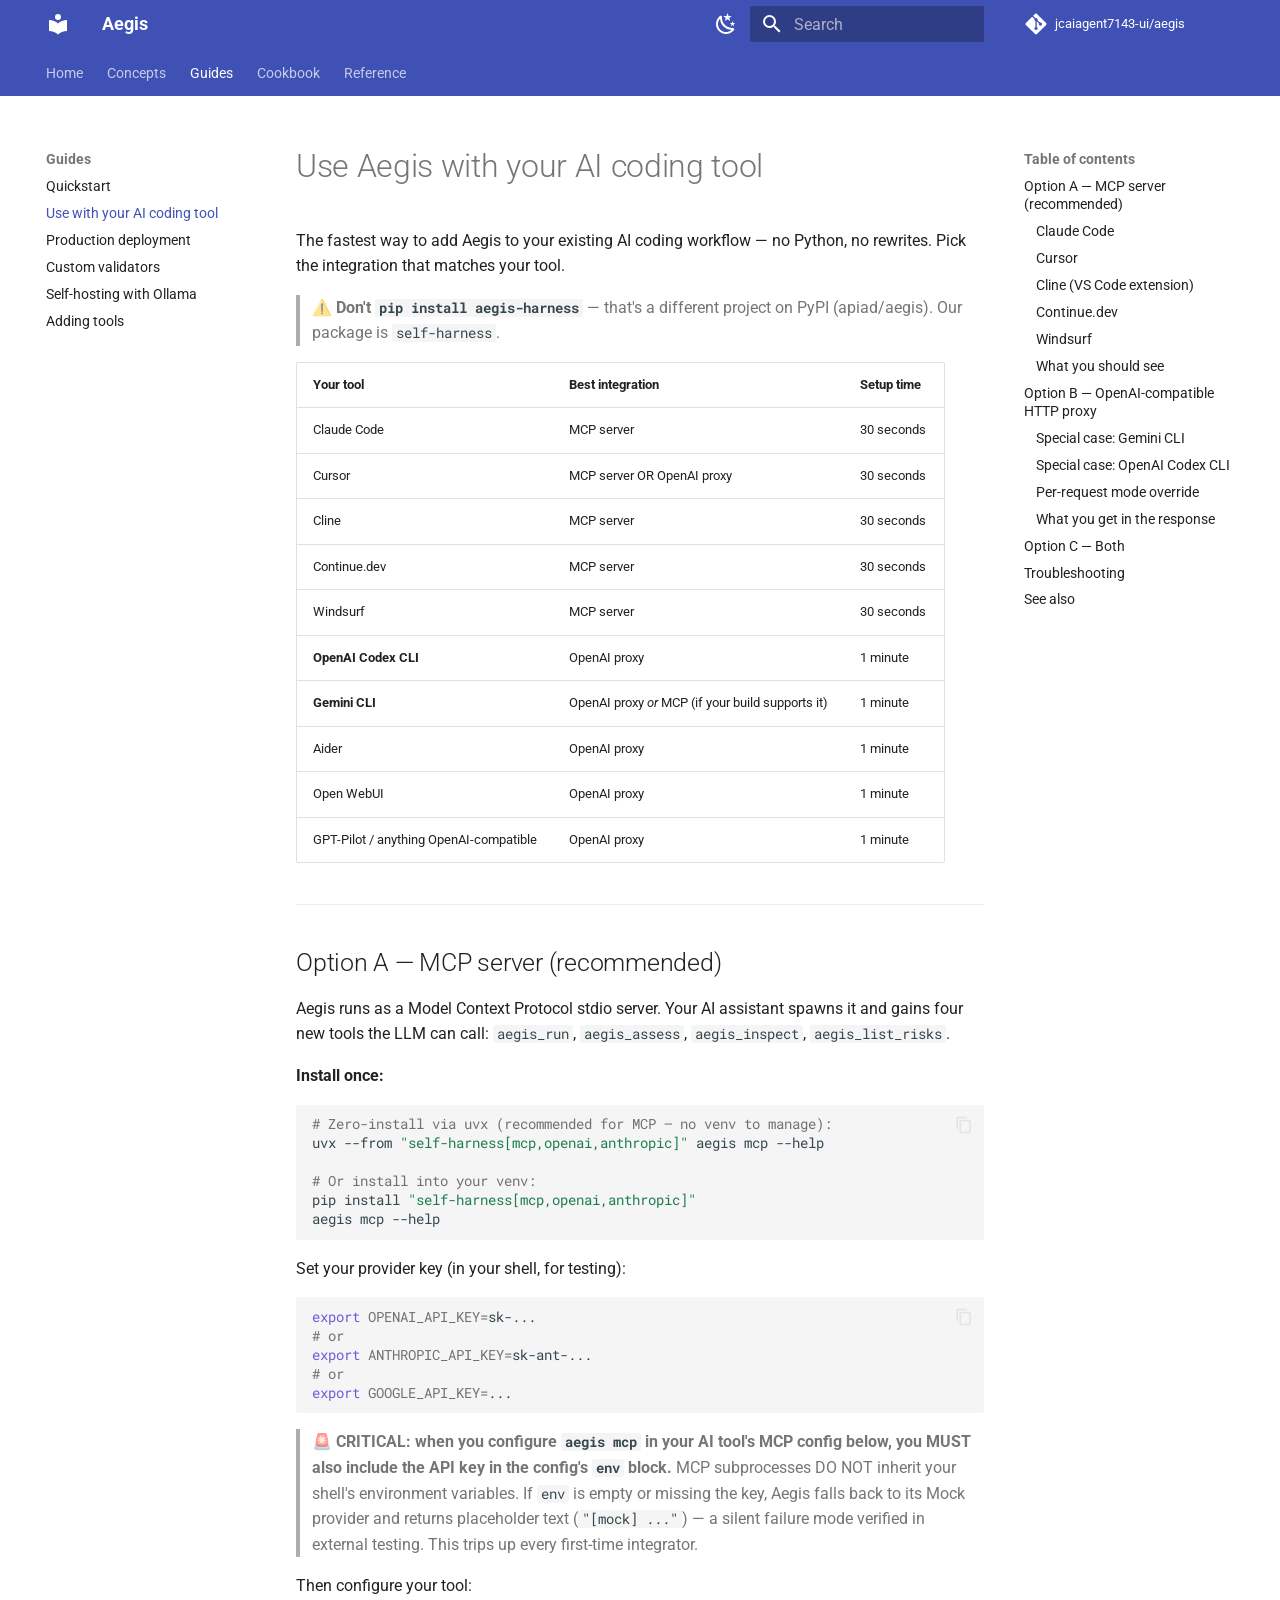
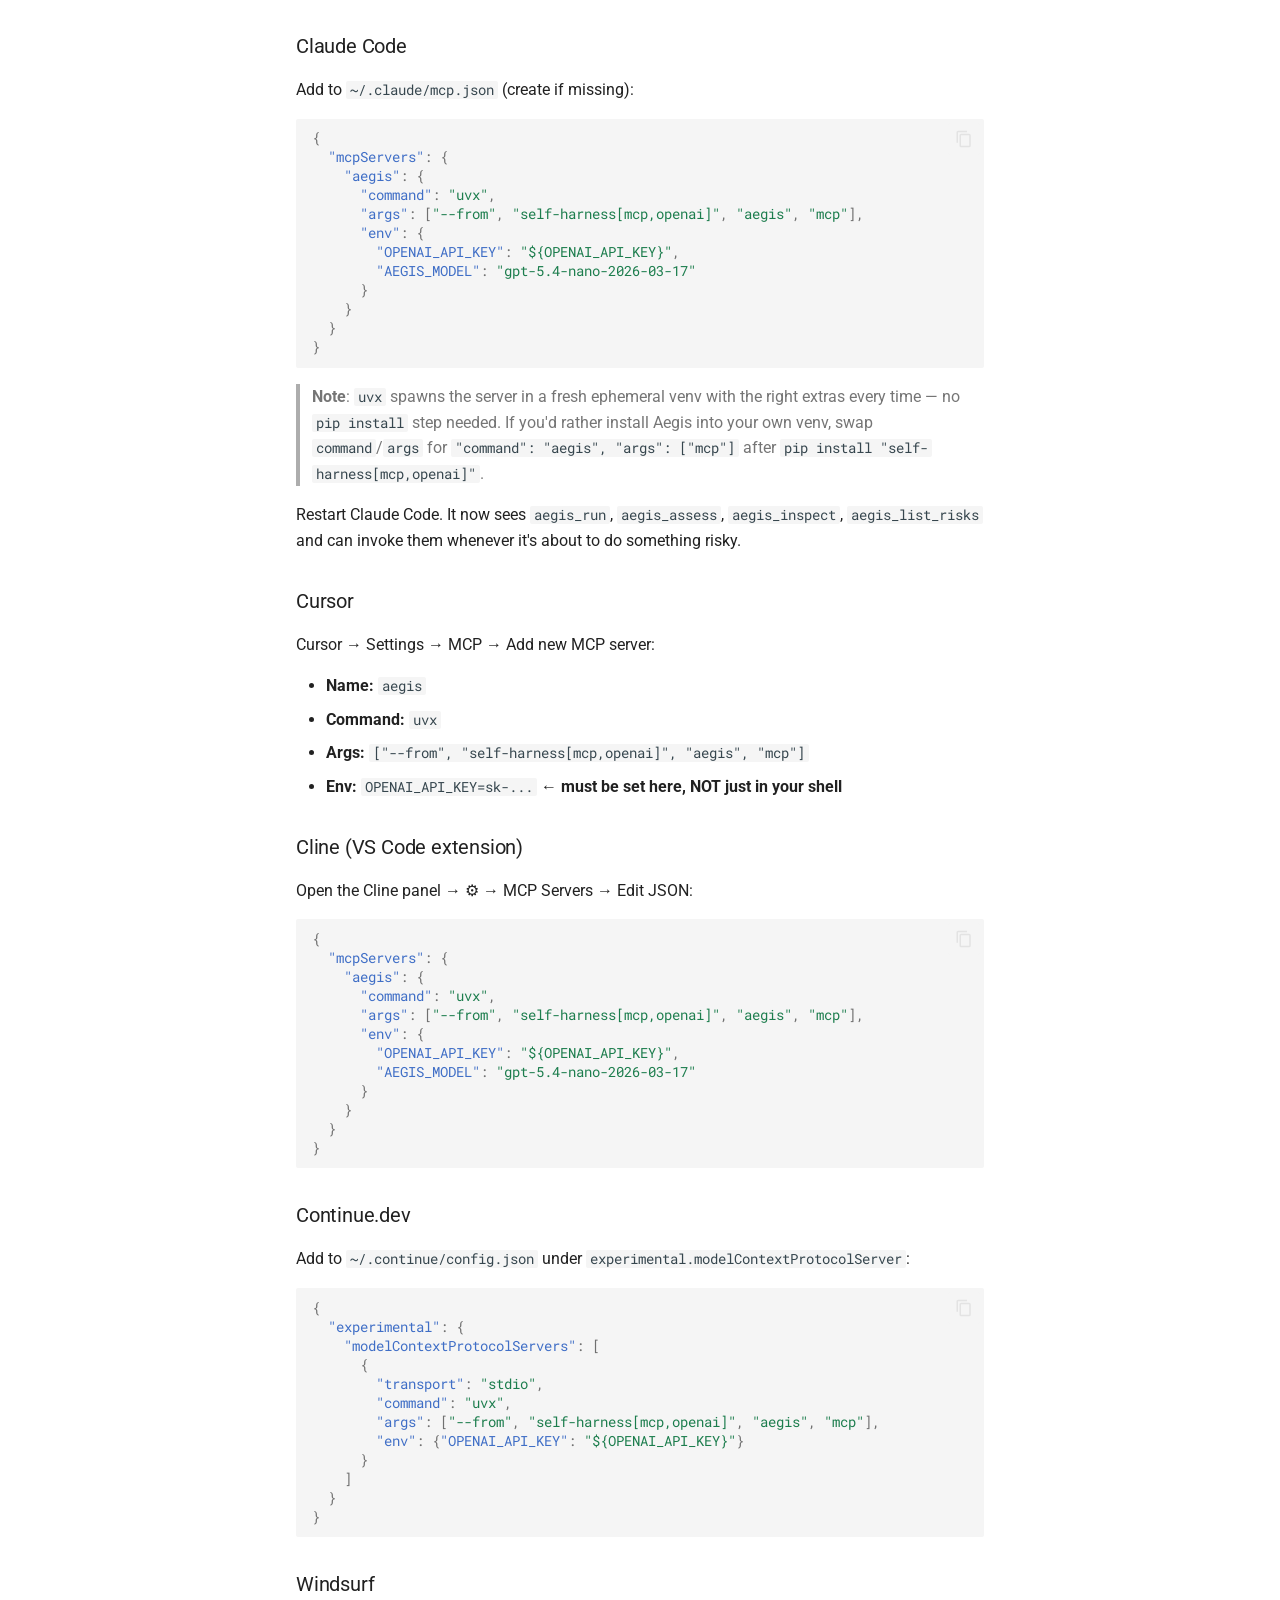
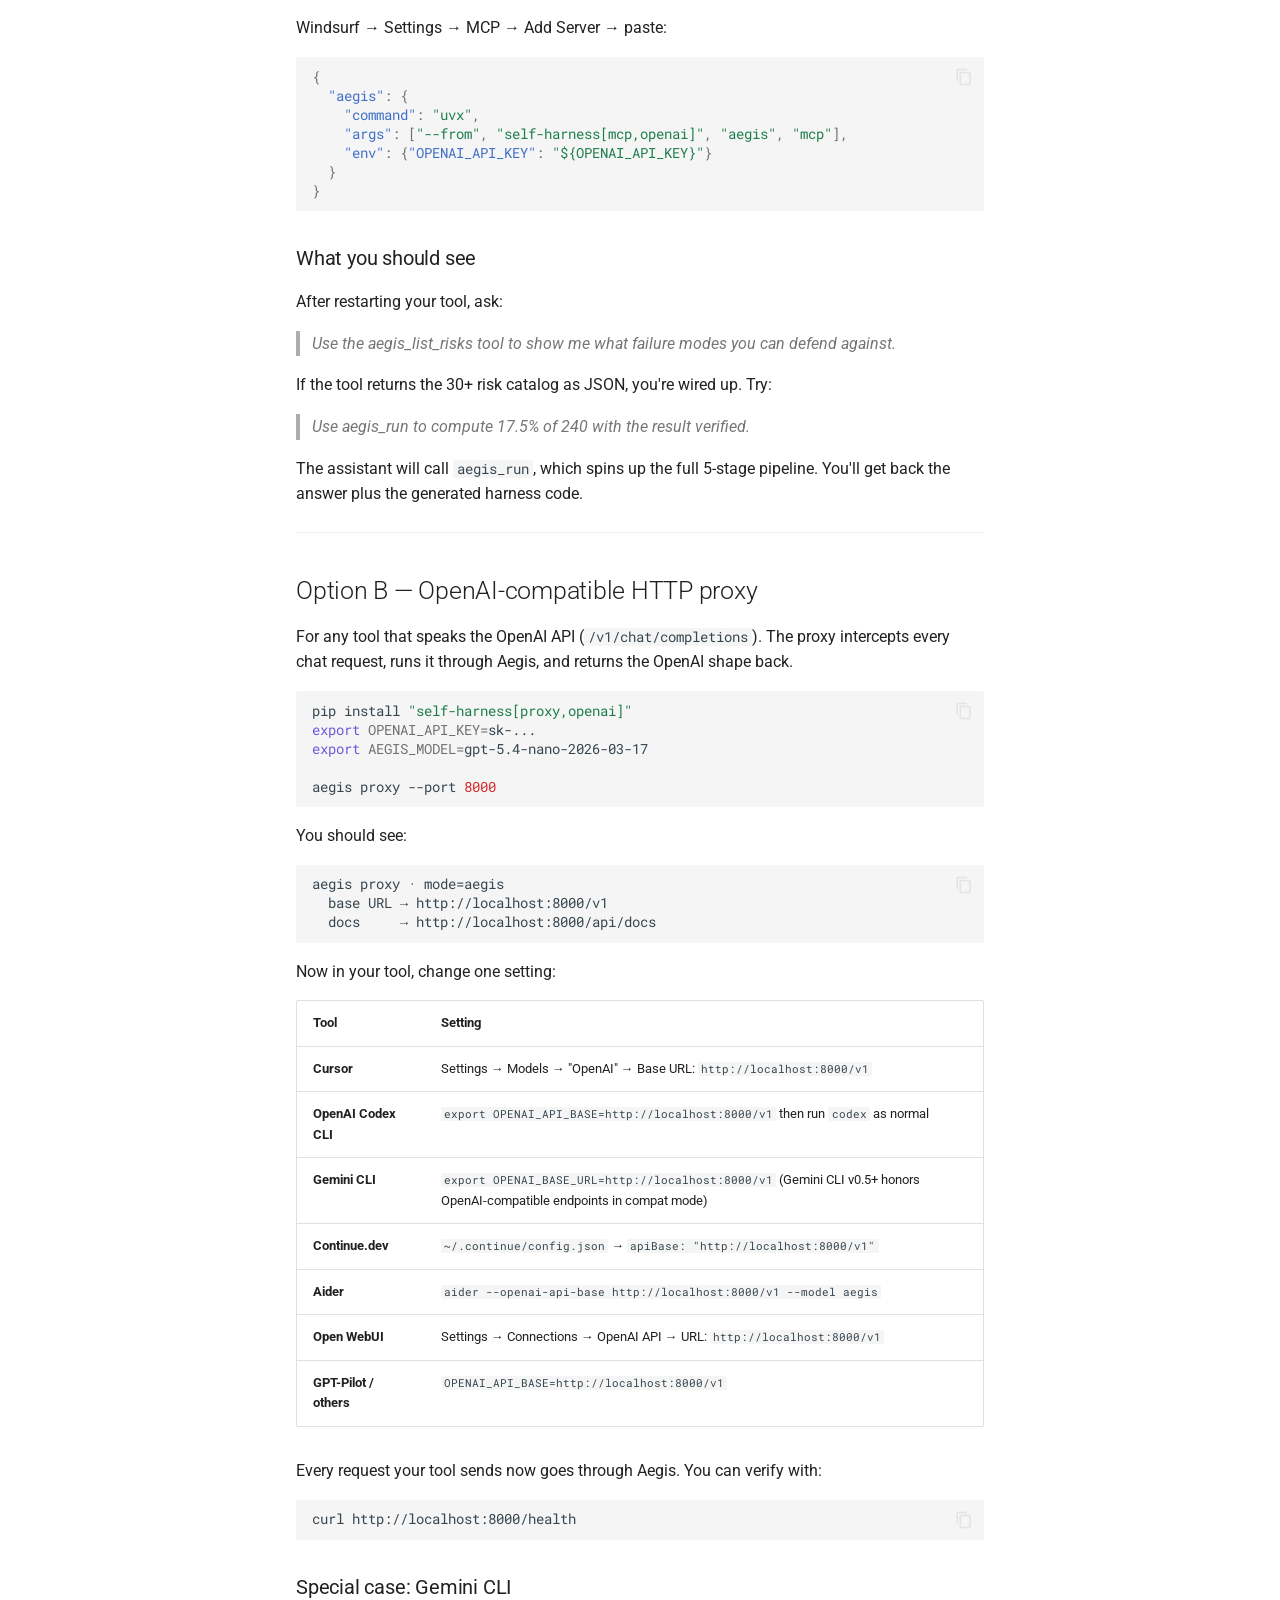
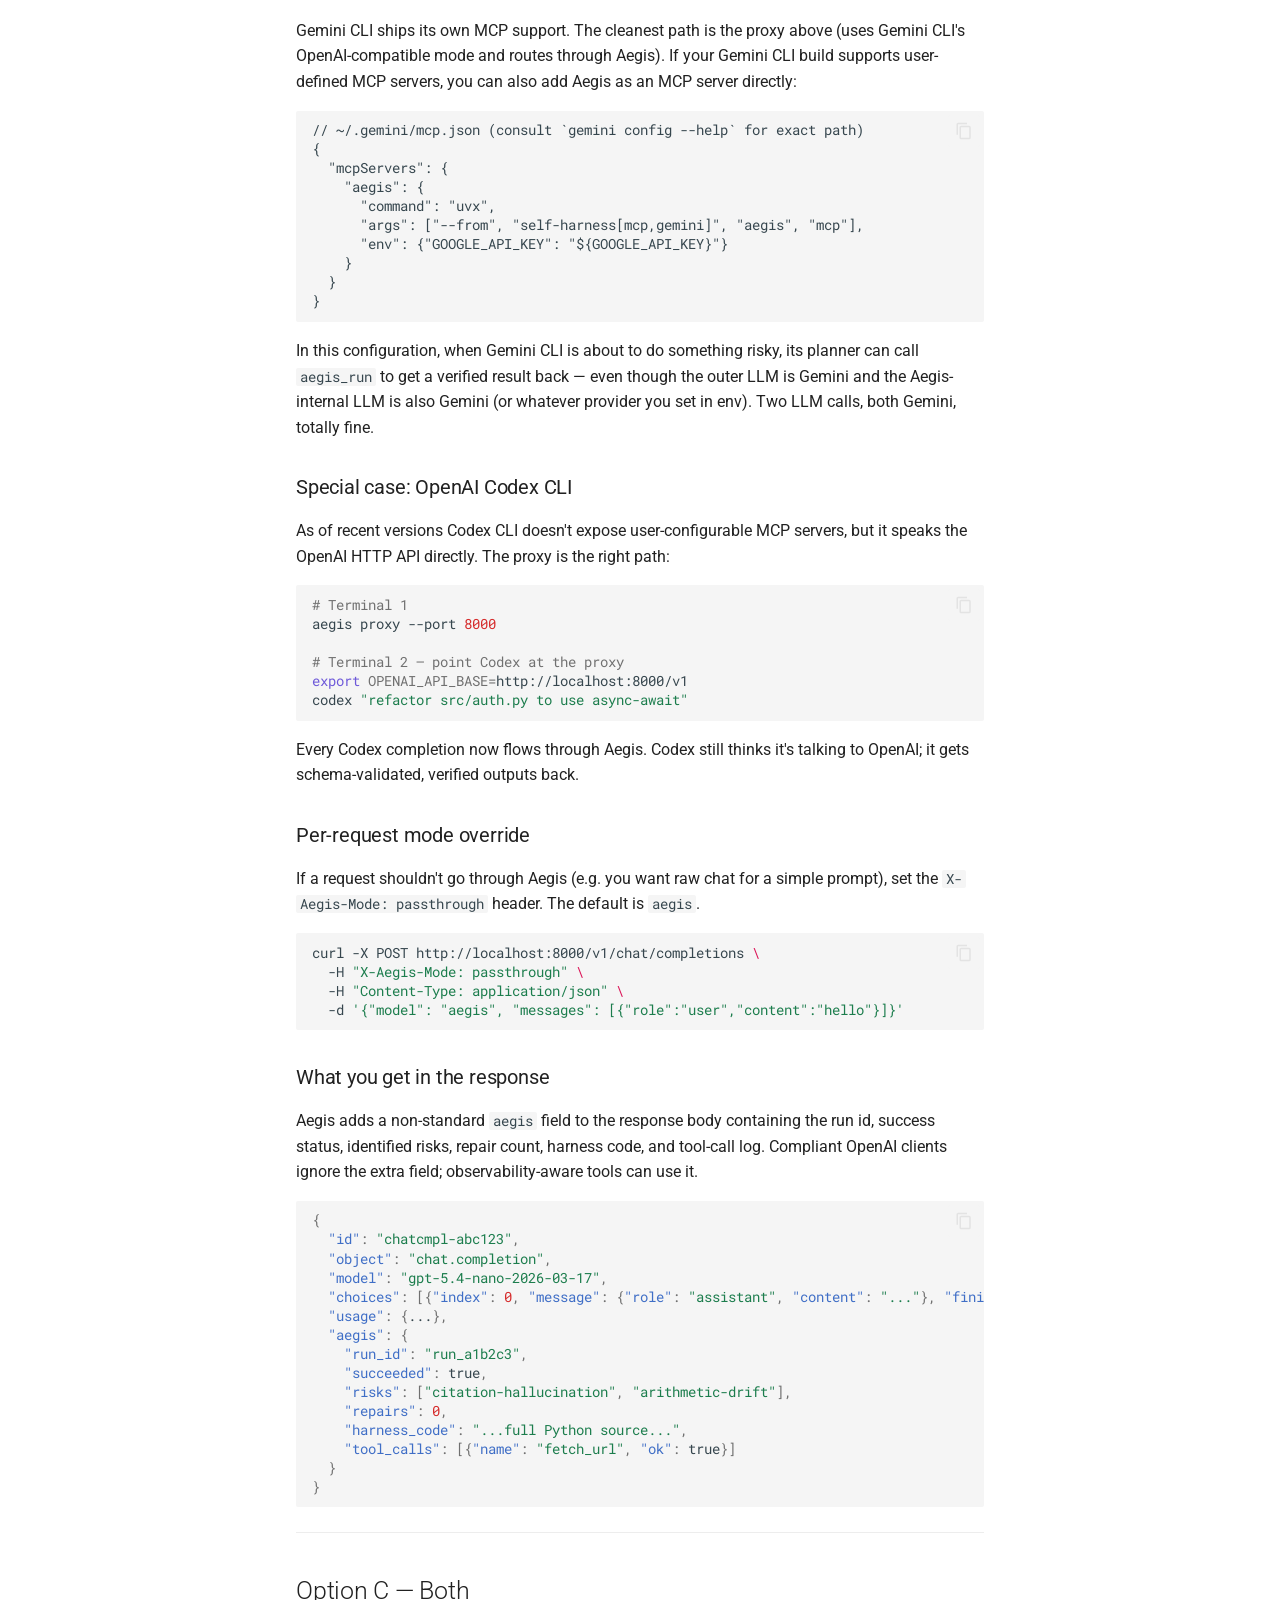
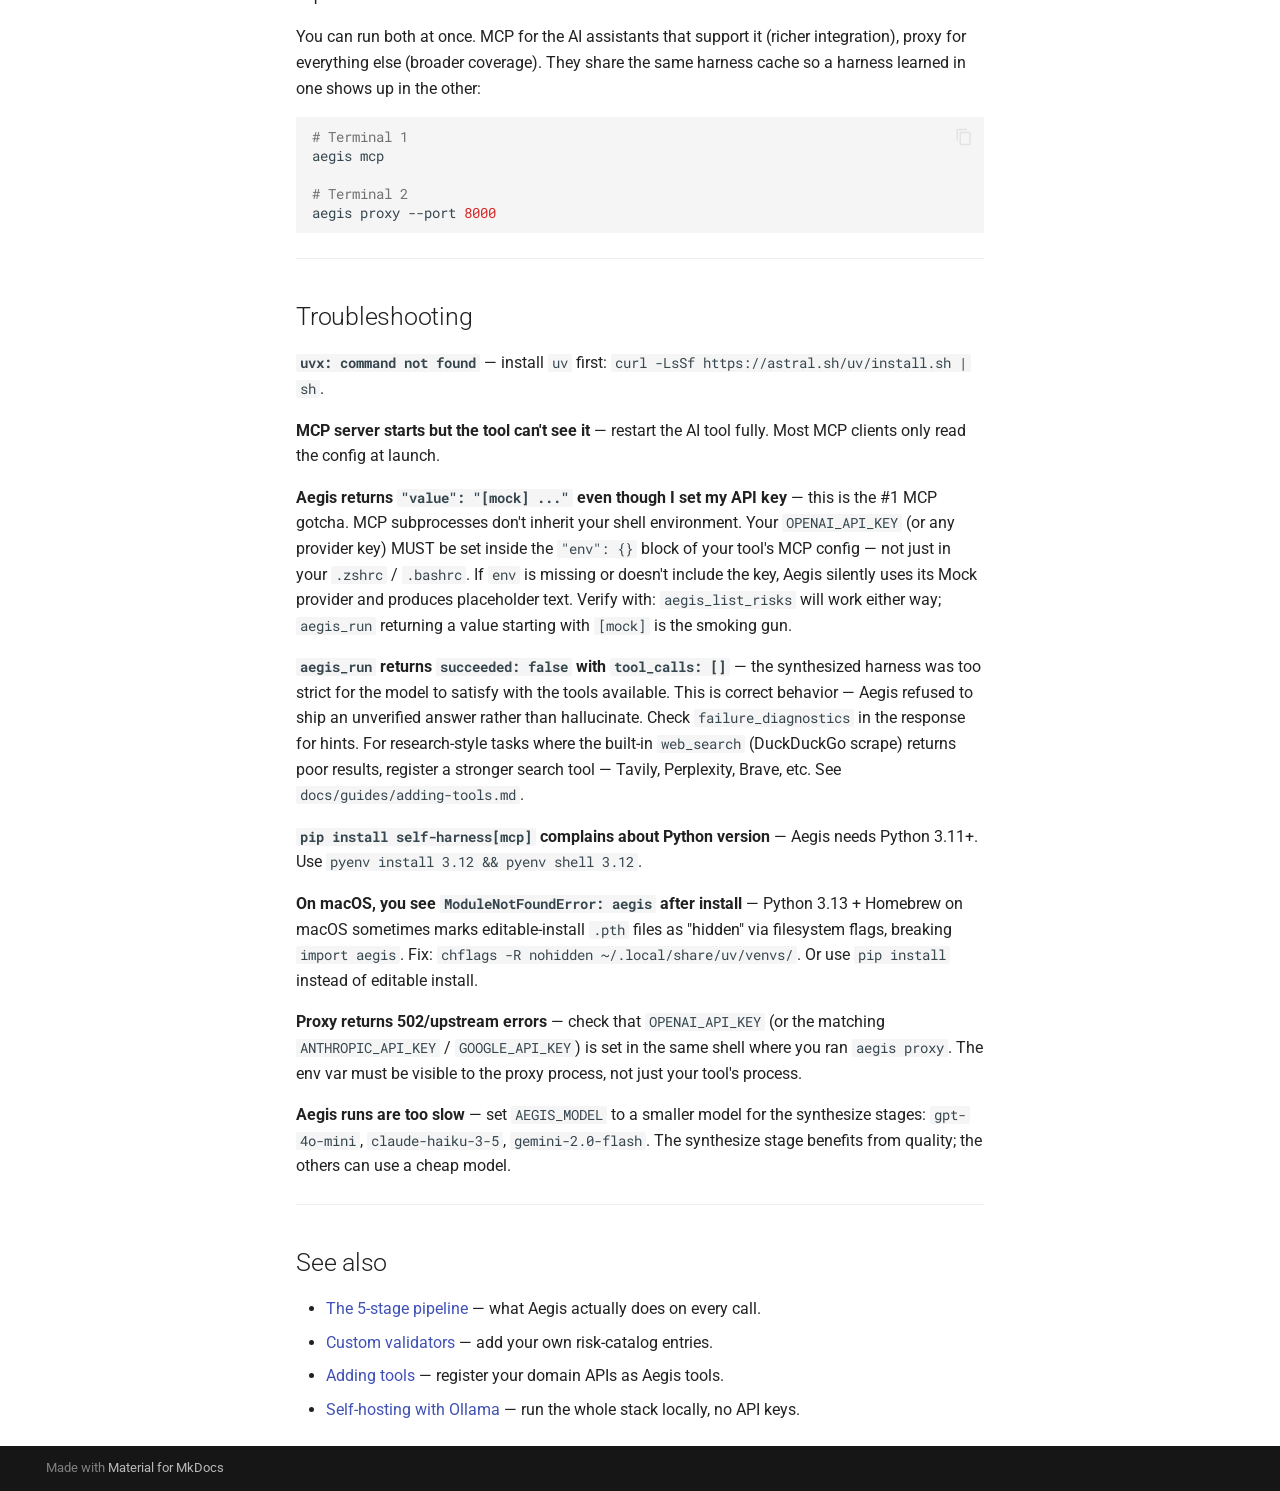
<file: guides/use-with-your-ai-coding-tool/index.html>
<!doctype html>
<html lang="en" class="no-js">
  <head>
    
      <meta charset="utf-8">
      <meta name="viewport" content="width=device-width,initial-scale=1">
      
        <meta name="description" content="Dynamic, on-the-fly generated harnesses for AI agents">
      
      
      
        <link rel="canonical" href="https://jcaiagent7143-ui.github.io/aegis/guides/use-with-your-ai-coding-tool/">
      
      
        <link rel="prev" href="../quickstart/">
      
      
        <link rel="next" href="../production/">
      
      
        
      
      
      <link rel="icon" href="../../assets/images/favicon.png">
      <meta name="generator" content="mkdocs-1.6.1, mkdocs-material-9.7.6">
    
    
      
        <title>Use with your AI coding tool - Aegis</title>
      
    
    
      <link rel="stylesheet" href="../../assets/stylesheets/main.484c7ddc.min.css">
      
        
        <link rel="stylesheet" href="../../assets/stylesheets/palette.ab4e12ef.min.css">
      
      


    
    
      
    
    
      
        
        
        <link rel="preconnect" href="https://fonts.gstatic.com" crossorigin>
        <link rel="stylesheet" href="https://fonts.googleapis.com/css?family=Roboto:300,300i,400,400i,700,700i%7CRoboto+Mono:400,400i,700,700i&display=fallback">
        <style>:root{--md-text-font:"Roboto";--md-code-font:"Roboto Mono"}</style>
      
    
    
    <script>__md_scope=new URL("../..",location),__md_hash=e=>[...e].reduce(((e,_)=>(e<<5)-e+_.charCodeAt(0)),0),__md_get=(e,_=localStorage,t=__md_scope)=>JSON.parse(_.getItem(t.pathname+"."+e)),__md_set=(e,_,t=localStorage,a=__md_scope)=>{try{t.setItem(a.pathname+"."+e,JSON.stringify(_))}catch(e){}}</script>
    
      

    
    
  </head>
  
  
    
    
      
    
    
    
    
    <body dir="ltr" data-md-color-scheme="slate" data-md-color-primary="cyan" data-md-color-accent="deep-purple">
  
    
    <input class="md-toggle" data-md-toggle="drawer" type="checkbox" id="__drawer" autocomplete="off">
    <input class="md-toggle" data-md-toggle="search" type="checkbox" id="__search" autocomplete="off">
    <label class="md-overlay" for="__drawer"></label>
    <div data-md-component="skip">
      
        
        <a href="#use-aegis-with-your-ai-coding-tool" class="md-skip">
          Skip to content
        </a>
      
    </div>
    <div data-md-component="announce">
      
    </div>
    
    
      

<header class="md-header" data-md-component="header">
  <nav class="md-header__inner md-grid" aria-label="Header">
    <a href="../.." title="Aegis" class="md-header__button md-logo" aria-label="Aegis" data-md-component="logo">
      
  
  <svg xmlns="http://www.w3.org/2000/svg" viewBox="0 0 24 24"><path d="M12 8a3 3 0 0 0 3-3 3 3 0 0 0-3-3 3 3 0 0 0-3 3 3 3 0 0 0 3 3m0 3.54C9.64 9.35 6.5 8 3 8v11c3.5 0 6.64 1.35 9 3.54 2.36-2.19 5.5-3.54 9-3.54V8c-3.5 0-6.64 1.35-9 3.54"/></svg>

    </a>
    <label class="md-header__button md-icon" for="__drawer">
      
      <svg xmlns="http://www.w3.org/2000/svg" viewBox="0 0 24 24"><path d="M3 6h18v2H3zm0 5h18v2H3zm0 5h18v2H3z"/></svg>
    </label>
    <div class="md-header__title" data-md-component="header-title">
      <div class="md-header__ellipsis">
        <div class="md-header__topic">
          <span class="md-ellipsis">
            Aegis
          </span>
        </div>
        <div class="md-header__topic" data-md-component="header-topic">
          <span class="md-ellipsis">
            
              Use with your AI coding tool
            
          </span>
        </div>
      </div>
    </div>
    
      
        <form class="md-header__option" data-md-component="palette">
  
    
    
    
    <input class="md-option" data-md-color-media="(prefers-color-scheme: dark)" data-md-color-scheme="slate" data-md-color-primary="cyan" data-md-color-accent="deep-purple"  aria-label="Switch to light mode"  type="radio" name="__palette" id="__palette_0">
    
      <label class="md-header__button md-icon" title="Switch to light mode" for="__palette_1" hidden>
        <svg xmlns="http://www.w3.org/2000/svg" viewBox="0 0 24 24"><path d="M12 7a5 5 0 0 1 5 5 5 5 0 0 1-5 5 5 5 0 0 1-5-5 5 5 0 0 1 5-5m0 2a3 3 0 0 0-3 3 3 3 0 0 0 3 3 3 3 0 0 0 3-3 3 3 0 0 0-3-3m0-7 2.39 3.42C13.65 5.15 12.84 5 12 5s-1.65.15-2.39.42zM3.34 7l4.16-.35A7.2 7.2 0 0 0 5.94 8.5c-.44.74-.69 1.5-.83 2.29zm.02 10 1.76-3.77a7.131 7.131 0 0 0 2.38 4.14zM20.65 7l-1.77 3.79a7.02 7.02 0 0 0-2.38-4.15zm-.01 10-4.14.36c.59-.51 1.12-1.14 1.54-1.86.42-.73.69-1.5.83-2.29zM12 22l-2.41-3.44c.74.27 1.55.44 2.41.44.82 0 1.63-.17 2.37-.44z"/></svg>
      </label>
    
  
    
    
    
    <input class="md-option" data-md-color-media="(prefers-color-scheme: light)" data-md-color-scheme="default" data-md-color-primary="indigo" data-md-color-accent="deep-purple"  aria-label="Switch to dark mode"  type="radio" name="__palette" id="__palette_1">
    
      <label class="md-header__button md-icon" title="Switch to dark mode" for="__palette_0" hidden>
        <svg xmlns="http://www.w3.org/2000/svg" viewBox="0 0 24 24"><path d="m17.75 4.09-2.53 1.94.91 3.06-2.63-1.81-2.63 1.81.91-3.06-2.53-1.94L12.44 4l1.06-3 1.06 3zm3.5 6.91-1.64 1.25.59 1.98-1.7-1.17-1.7 1.17.59-1.98L15.75 11l2.06-.05L18.5 9l.69 1.95zm-2.28 4.95c.83-.08 1.72 1.1 1.19 1.85-.32.45-.66.87-1.08 1.27C15.17 23 8.84 23 4.94 19.07c-3.91-3.9-3.91-10.24 0-14.14.4-.4.82-.76 1.27-1.08.75-.53 1.93.36 1.85 1.19-.27 2.86.69 5.83 2.89 8.02a9.96 9.96 0 0 0 8.02 2.89m-1.64 2.02a12.08 12.08 0 0 1-7.8-3.47c-2.17-2.19-3.33-5-3.49-7.82-2.81 3.14-2.7 7.96.31 10.98 3.02 3.01 7.84 3.12 10.98.31"/></svg>
      </label>
    
  
</form>
      
    
    
      <script>var palette=__md_get("__palette");if(palette&&palette.color){if("(prefers-color-scheme)"===palette.color.media){var media=matchMedia("(prefers-color-scheme: light)"),input=document.querySelector(media.matches?"[data-md-color-media='(prefers-color-scheme: light)']":"[data-md-color-media='(prefers-color-scheme: dark)']");palette.color.media=input.getAttribute("data-md-color-media"),palette.color.scheme=input.getAttribute("data-md-color-scheme"),palette.color.primary=input.getAttribute("data-md-color-primary"),palette.color.accent=input.getAttribute("data-md-color-accent")}for(var[key,value]of Object.entries(palette.color))document.body.setAttribute("data-md-color-"+key,value)}</script>
    
    
    
      
      
        <label class="md-header__button md-icon" for="__search">
          
          <svg xmlns="http://www.w3.org/2000/svg" viewBox="0 0 24 24"><path d="M9.5 3A6.5 6.5 0 0 1 16 9.5c0 1.61-.59 3.09-1.56 4.23l.27.27h.79l5 5-1.5 1.5-5-5v-.79l-.27-.27A6.52 6.52 0 0 1 9.5 16 6.5 6.5 0 0 1 3 9.5 6.5 6.5 0 0 1 9.5 3m0 2C7 5 5 7 5 9.5S7 14 9.5 14 14 12 14 9.5 12 5 9.5 5"/></svg>
        </label>
        <div class="md-search" data-md-component="search" role="dialog">
  <label class="md-search__overlay" for="__search"></label>
  <div class="md-search__inner" role="search">
    <form class="md-search__form" name="search">
      <input type="text" class="md-search__input" name="query" aria-label="Search" placeholder="Search" autocapitalize="off" autocorrect="off" autocomplete="off" spellcheck="false" data-md-component="search-query" required>
      <label class="md-search__icon md-icon" for="__search">
        
        <svg xmlns="http://www.w3.org/2000/svg" viewBox="0 0 24 24"><path d="M9.5 3A6.5 6.5 0 0 1 16 9.5c0 1.61-.59 3.09-1.56 4.23l.27.27h.79l5 5-1.5 1.5-5-5v-.79l-.27-.27A6.52 6.52 0 0 1 9.5 16 6.5 6.5 0 0 1 3 9.5 6.5 6.5 0 0 1 9.5 3m0 2C7 5 5 7 5 9.5S7 14 9.5 14 14 12 14 9.5 12 5 9.5 5"/></svg>
        
        <svg xmlns="http://www.w3.org/2000/svg" viewBox="0 0 24 24"><path d="M20 11v2H8l5.5 5.5-1.42 1.42L4.16 12l7.92-7.92L13.5 5.5 8 11z"/></svg>
      </label>
      <nav class="md-search__options" aria-label="Search">
        
        <button type="reset" class="md-search__icon md-icon" title="Clear" aria-label="Clear" tabindex="-1">
          
          <svg xmlns="http://www.w3.org/2000/svg" viewBox="0 0 24 24"><path d="M19 6.41 17.59 5 12 10.59 6.41 5 5 6.41 10.59 12 5 17.59 6.41 19 12 13.41 17.59 19 19 17.59 13.41 12z"/></svg>
        </button>
      </nav>
      
        <div class="md-search__suggest" data-md-component="search-suggest"></div>
      
    </form>
    <div class="md-search__output">
      <div class="md-search__scrollwrap" tabindex="0" data-md-scrollfix>
        <div class="md-search-result" data-md-component="search-result">
          <div class="md-search-result__meta">
            Initializing search
          </div>
          <ol class="md-search-result__list" role="presentation"></ol>
        </div>
      </div>
    </div>
  </div>
</div>
      
    
    
      <div class="md-header__source">
        <a href="https://github.com/jcaiagent7143-ui/aegis" title="Go to repository" class="md-source" data-md-component="source">
  <div class="md-source__icon md-icon">
    
    <svg xmlns="http://www.w3.org/2000/svg" viewBox="0 0 448 512"><!--! Font Awesome Free 7.1.0 by @fontawesome - https://fontawesome.com License - https://fontawesome.com/license/free (Icons: CC BY 4.0, Fonts: SIL OFL 1.1, Code: MIT License) Copyright 2025 Fonticons, Inc.--><path d="M439.6 236.1 244 40.5c-5.4-5.5-12.8-8.5-20.4-8.5s-15 3-20.4 8.4L162.5 81l51.5 51.5c27.1-9.1 52.7 16.8 43.4 43.7l49.7 49.7c34.2-11.8 61.2 31 35.5 56.7-26.5 26.5-70.2-2.9-56-37.3L240.3 199v121.9c25.3 12.5 22.3 41.8 9.1 55-6.4 6.4-15.2 10.1-24.3 10.1s-17.8-3.6-24.3-10.1c-17.6-17.6-11.1-46.9 11.2-56v-123c-20.8-8.5-24.6-30.7-18.6-45L142.6 101 8.5 235.1C3 240.6 0 247.9 0 255.5s3 15 8.5 20.4l195.6 195.7c5.4 5.4 12.7 8.4 20.4 8.4s15-3 20.4-8.4l194.7-194.7c5.4-5.4 8.4-12.8 8.4-20.4s-3-15-8.4-20.4"/></svg>
  </div>
  <div class="md-source__repository">
    jcaiagent7143-ui/aegis
  </div>
</a>
      </div>
    
  </nav>
  
</header>
    
    <div class="md-container" data-md-component="container">
      
      
        
          
            
<nav class="md-tabs" aria-label="Tabs" data-md-component="tabs">
  <div class="md-grid">
    <ul class="md-tabs__list">
      
        
  
  
  
  
    <li class="md-tabs__item">
      <a href="../.." class="md-tabs__link">
        
  
  
    
  
  Home

      </a>
    </li>
  

      
        
  
  
  
  
    
    
      <li class="md-tabs__item">
        <a href="../../concepts/what-is-a-dynamic-harness/" class="md-tabs__link">
          
  
  
    
  
  Concepts

        </a>
      </li>
    
  

      
        
  
  
  
    
  
  
    
    
      <li class="md-tabs__item md-tabs__item--active">
        <a href="../quickstart/" class="md-tabs__link">
          
  
  
    
  
  Guides

        </a>
      </li>
    
  

      
        
  
  
  
  
    
    
      <li class="md-tabs__item">
        <a href="../../cookbook/" class="md-tabs__link">
          
  
  
    
  
  Cookbook

        </a>
      </li>
    
  

      
        
  
  
  
  
    <li class="md-tabs__item">
      <a href="../../reference/" class="md-tabs__link">
        
  
  
    
  
  Reference

      </a>
    </li>
  

      
    </ul>
  </div>
</nav>
          
        
      
      <main class="md-main" data-md-component="main">
        <div class="md-main__inner md-grid">
          
            
              
              <div class="md-sidebar md-sidebar--primary" data-md-component="sidebar" data-md-type="navigation" >
                <div class="md-sidebar__scrollwrap">
                  <div class="md-sidebar__inner">
                    


  


<nav class="md-nav md-nav--primary md-nav--lifted" aria-label="Navigation" data-md-level="0">
  <label class="md-nav__title" for="__drawer">
    <a href="../.." title="Aegis" class="md-nav__button md-logo" aria-label="Aegis" data-md-component="logo">
      
  
  <svg xmlns="http://www.w3.org/2000/svg" viewBox="0 0 24 24"><path d="M12 8a3 3 0 0 0 3-3 3 3 0 0 0-3-3 3 3 0 0 0-3 3 3 3 0 0 0 3 3m0 3.54C9.64 9.35 6.5 8 3 8v11c3.5 0 6.64 1.35 9 3.54 2.36-2.19 5.5-3.54 9-3.54V8c-3.5 0-6.64 1.35-9 3.54"/></svg>

    </a>
    Aegis
  </label>
  
    <div class="md-nav__source">
      <a href="https://github.com/jcaiagent7143-ui/aegis" title="Go to repository" class="md-source" data-md-component="source">
  <div class="md-source__icon md-icon">
    
    <svg xmlns="http://www.w3.org/2000/svg" viewBox="0 0 448 512"><!--! Font Awesome Free 7.1.0 by @fontawesome - https://fontawesome.com License - https://fontawesome.com/license/free (Icons: CC BY 4.0, Fonts: SIL OFL 1.1, Code: MIT License) Copyright 2025 Fonticons, Inc.--><path d="M439.6 236.1 244 40.5c-5.4-5.5-12.8-8.5-20.4-8.5s-15 3-20.4 8.4L162.5 81l51.5 51.5c27.1-9.1 52.7 16.8 43.4 43.7l49.7 49.7c34.2-11.8 61.2 31 35.5 56.7-26.5 26.5-70.2-2.9-56-37.3L240.3 199v121.9c25.3 12.5 22.3 41.8 9.1 55-6.4 6.4-15.2 10.1-24.3 10.1s-17.8-3.6-24.3-10.1c-17.6-17.6-11.1-46.9 11.2-56v-123c-20.8-8.5-24.6-30.7-18.6-45L142.6 101 8.5 235.1C3 240.6 0 247.9 0 255.5s3 15 8.5 20.4l195.6 195.7c5.4 5.4 12.7 8.4 20.4 8.4s15-3 20.4-8.4l194.7-194.7c5.4-5.4 8.4-12.8 8.4-20.4s-3-15-8.4-20.4"/></svg>
  </div>
  <div class="md-source__repository">
    jcaiagent7143-ui/aegis
  </div>
</a>
    </div>
  
  <ul class="md-nav__list" data-md-scrollfix>
    
      
      
  
  
  
  
    <li class="md-nav__item">
      <a href="../.." class="md-nav__link">
        
  
  
  <span class="md-ellipsis">
    
  
    Home
  

    
  </span>
  
  

      </a>
    </li>
  

    
      
      
  
  
  
  
    
    
      
        
      
        
      
        
      
    
    
    
      
      
        
      
    
    
    <li class="md-nav__item md-nav__item--nested">
      
        
        
          
        
        <input class="md-nav__toggle md-toggle md-toggle--indeterminate" type="checkbox" id="__nav_2" >
        
          
          <label class="md-nav__link" for="__nav_2" id="__nav_2_label" tabindex="0">
            
  
  
  <span class="md-ellipsis">
    
  
    Concepts
  

    
  </span>
  
  

            <span class="md-nav__icon md-icon"></span>
          </label>
        
        <nav class="md-nav" data-md-level="1" aria-labelledby="__nav_2_label" aria-expanded="false">
          <label class="md-nav__title" for="__nav_2">
            <span class="md-nav__icon md-icon"></span>
            
  
    Concepts
  

          </label>
          <ul class="md-nav__list" data-md-scrollfix>
            
              
                
  
  
  
  
    <li class="md-nav__item">
      <a href="../../concepts/what-is-a-dynamic-harness/" class="md-nav__link">
        
  
  
  <span class="md-ellipsis">
    
  
    What is a dynamic harness?
  

    
  </span>
  
  

      </a>
    </li>
  

              
            
              
                
  
  
  
  
    <li class="md-nav__item">
      <a href="../../concepts/the-5-stage-pipeline/" class="md-nav__link">
        
  
  
  <span class="md-ellipsis">
    
  
    The 5-stage pipeline
  

    
  </span>
  
  

      </a>
    </li>
  

              
            
              
                
  
  
  
  
    <li class="md-nav__item">
      <a href="../../concepts/why-this-matters-for-agi/" class="md-nav__link">
        
  
  
  <span class="md-ellipsis">
    
  
    Why this matters for AGI
  

    
  </span>
  
  

      </a>
    </li>
  

              
            
          </ul>
        </nav>
      
    </li>
  

    
      
      
  
  
    
  
  
  
    
    
      
        
      
        
      
        
      
        
      
        
      
        
      
    
    
    
      
        
        
      
      
        
      
    
    
    <li class="md-nav__item md-nav__item--active md-nav__item--section md-nav__item--nested">
      
        
        
        <input class="md-nav__toggle md-toggle " type="checkbox" id="__nav_3" checked>
        
          
          <label class="md-nav__link" for="__nav_3" id="__nav_3_label" tabindex="">
            
  
  
  <span class="md-ellipsis">
    
  
    Guides
  

    
  </span>
  
  

            <span class="md-nav__icon md-icon"></span>
          </label>
        
        <nav class="md-nav" data-md-level="1" aria-labelledby="__nav_3_label" aria-expanded="true">
          <label class="md-nav__title" for="__nav_3">
            <span class="md-nav__icon md-icon"></span>
            
  
    Guides
  

          </label>
          <ul class="md-nav__list" data-md-scrollfix>
            
              
                
  
  
  
  
    <li class="md-nav__item">
      <a href="../quickstart/" class="md-nav__link">
        
  
  
  <span class="md-ellipsis">
    
  
    Quickstart
  

    
  </span>
  
  

      </a>
    </li>
  

              
            
              
                
  
  
    
  
  
  
    <li class="md-nav__item md-nav__item--active">
      
      <input class="md-nav__toggle md-toggle" type="checkbox" id="__toc">
      
      
        
      
      
        <label class="md-nav__link md-nav__link--active" for="__toc">
          
  
  
  <span class="md-ellipsis">
    
  
    Use with your AI coding tool
  

    
  </span>
  
  

          <span class="md-nav__icon md-icon"></span>
        </label>
      
      <a href="./" class="md-nav__link md-nav__link--active">
        
  
  
  <span class="md-ellipsis">
    
  
    Use with your AI coding tool
  

    
  </span>
  
  

      </a>
      
        

<nav class="md-nav md-nav--secondary" aria-label="Table of contents">
  
  
  
    
  
  
    <label class="md-nav__title" for="__toc">
      <span class="md-nav__icon md-icon"></span>
      Table of contents
    </label>
    <ul class="md-nav__list" data-md-component="toc" data-md-scrollfix>
      
        <li class="md-nav__item">
  <a href="#option-a-mcp-server-recommended" class="md-nav__link">
    <span class="md-ellipsis">
      
        Option A — MCP server (recommended)
      
    </span>
  </a>
  
    <nav class="md-nav" aria-label="Option A — MCP server (recommended)">
      <ul class="md-nav__list">
        
          <li class="md-nav__item">
  <a href="#claude-code" class="md-nav__link">
    <span class="md-ellipsis">
      
        Claude Code
      
    </span>
  </a>
  
</li>
        
          <li class="md-nav__item">
  <a href="#cursor" class="md-nav__link">
    <span class="md-ellipsis">
      
        Cursor
      
    </span>
  </a>
  
</li>
        
          <li class="md-nav__item">
  <a href="#cline-vs-code-extension" class="md-nav__link">
    <span class="md-ellipsis">
      
        Cline (VS Code extension)
      
    </span>
  </a>
  
</li>
        
          <li class="md-nav__item">
  <a href="#continuedev" class="md-nav__link">
    <span class="md-ellipsis">
      
        Continue.dev
      
    </span>
  </a>
  
</li>
        
          <li class="md-nav__item">
  <a href="#windsurf" class="md-nav__link">
    <span class="md-ellipsis">
      
        Windsurf
      
    </span>
  </a>
  
</li>
        
          <li class="md-nav__item">
  <a href="#what-you-should-see" class="md-nav__link">
    <span class="md-ellipsis">
      
        What you should see
      
    </span>
  </a>
  
</li>
        
      </ul>
    </nav>
  
</li>
      
        <li class="md-nav__item">
  <a href="#option-b-openai-compatible-http-proxy" class="md-nav__link">
    <span class="md-ellipsis">
      
        Option B — OpenAI-compatible HTTP proxy
      
    </span>
  </a>
  
    <nav class="md-nav" aria-label="Option B — OpenAI-compatible HTTP proxy">
      <ul class="md-nav__list">
        
          <li class="md-nav__item">
  <a href="#special-case-gemini-cli" class="md-nav__link">
    <span class="md-ellipsis">
      
        Special case: Gemini CLI
      
    </span>
  </a>
  
</li>
        
          <li class="md-nav__item">
  <a href="#special-case-openai-codex-cli" class="md-nav__link">
    <span class="md-ellipsis">
      
        Special case: OpenAI Codex CLI
      
    </span>
  </a>
  
</li>
        
          <li class="md-nav__item">
  <a href="#per-request-mode-override" class="md-nav__link">
    <span class="md-ellipsis">
      
        Per-request mode override
      
    </span>
  </a>
  
</li>
        
          <li class="md-nav__item">
  <a href="#what-you-get-in-the-response" class="md-nav__link">
    <span class="md-ellipsis">
      
        What you get in the response
      
    </span>
  </a>
  
</li>
        
      </ul>
    </nav>
  
</li>
      
        <li class="md-nav__item">
  <a href="#option-c-both" class="md-nav__link">
    <span class="md-ellipsis">
      
        Option C — Both
      
    </span>
  </a>
  
</li>
      
        <li class="md-nav__item">
  <a href="#troubleshooting" class="md-nav__link">
    <span class="md-ellipsis">
      
        Troubleshooting
      
    </span>
  </a>
  
</li>
      
        <li class="md-nav__item">
  <a href="#see-also" class="md-nav__link">
    <span class="md-ellipsis">
      
        See also
      
    </span>
  </a>
  
</li>
      
    </ul>
  
</nav>
      
    </li>
  

              
            
              
                
  
  
  
  
    <li class="md-nav__item">
      <a href="../production/" class="md-nav__link">
        
  
  
  <span class="md-ellipsis">
    
  
    Production deployment
  

    
  </span>
  
  

      </a>
    </li>
  

              
            
              
                
  
  
  
  
    <li class="md-nav__item">
      <a href="../custom-validators/" class="md-nav__link">
        
  
  
  <span class="md-ellipsis">
    
  
    Custom validators
  

    
  </span>
  
  

      </a>
    </li>
  

              
            
              
                
  
  
  
  
    <li class="md-nav__item">
      <a href="../self-hosting-with-ollama/" class="md-nav__link">
        
  
  
  <span class="md-ellipsis">
    
  
    Self-hosting with Ollama
  

    
  </span>
  
  

      </a>
    </li>
  

              
            
              
                
  
  
  
  
    <li class="md-nav__item">
      <a href="../adding-tools/" class="md-nav__link">
        
  
  
  <span class="md-ellipsis">
    
  
    Adding tools
  

    
  </span>
  
  

      </a>
    </li>
  

              
            
          </ul>
        </nav>
      
    </li>
  

    
      
      
  
  
  
  
    
    
      
        
          
        
      
    
    
    
      
      
        
      
    
    
    <li class="md-nav__item md-nav__item--nested">
      
        
        
          
        
        <input class="md-nav__toggle md-toggle md-toggle--indeterminate" type="checkbox" id="__nav_4" >
        
          
          <div class="md-nav__link md-nav__container">
            <a href="../../cookbook/" class="md-nav__link ">
              
  
  
  <span class="md-ellipsis">
    
  
    Cookbook
  

    
  </span>
  
  

            </a>
            
          </div>
        
        <nav class="md-nav" data-md-level="1" aria-labelledby="__nav_4_label" aria-expanded="false">
          <label class="md-nav__title" for="__nav_4">
            <span class="md-nav__icon md-icon"></span>
            
  
    Cookbook
  

          </label>
          <ul class="md-nav__list" data-md-scrollfix>
            
              
            
          </ul>
        </nav>
      
    </li>
  

    
      
      
  
  
  
  
    <li class="md-nav__item">
      <a href="../../reference/" class="md-nav__link">
        
  
  
  <span class="md-ellipsis">
    
  
    Reference
  

    
  </span>
  
  

      </a>
    </li>
  

    
  </ul>
</nav>
                  </div>
                </div>
              </div>
            
            
              
              <div class="md-sidebar md-sidebar--secondary" data-md-component="sidebar" data-md-type="toc" >
                <div class="md-sidebar__scrollwrap">
                  <div class="md-sidebar__inner">
                    

<nav class="md-nav md-nav--secondary" aria-label="Table of contents">
  
  
  
    
  
  
    <label class="md-nav__title" for="__toc">
      <span class="md-nav__icon md-icon"></span>
      Table of contents
    </label>
    <ul class="md-nav__list" data-md-component="toc" data-md-scrollfix>
      
        <li class="md-nav__item">
  <a href="#option-a-mcp-server-recommended" class="md-nav__link">
    <span class="md-ellipsis">
      
        Option A — MCP server (recommended)
      
    </span>
  </a>
  
    <nav class="md-nav" aria-label="Option A — MCP server (recommended)">
      <ul class="md-nav__list">
        
          <li class="md-nav__item">
  <a href="#claude-code" class="md-nav__link">
    <span class="md-ellipsis">
      
        Claude Code
      
    </span>
  </a>
  
</li>
        
          <li class="md-nav__item">
  <a href="#cursor" class="md-nav__link">
    <span class="md-ellipsis">
      
        Cursor
      
    </span>
  </a>
  
</li>
        
          <li class="md-nav__item">
  <a href="#cline-vs-code-extension" class="md-nav__link">
    <span class="md-ellipsis">
      
        Cline (VS Code extension)
      
    </span>
  </a>
  
</li>
        
          <li class="md-nav__item">
  <a href="#continuedev" class="md-nav__link">
    <span class="md-ellipsis">
      
        Continue.dev
      
    </span>
  </a>
  
</li>
        
          <li class="md-nav__item">
  <a href="#windsurf" class="md-nav__link">
    <span class="md-ellipsis">
      
        Windsurf
      
    </span>
  </a>
  
</li>
        
          <li class="md-nav__item">
  <a href="#what-you-should-see" class="md-nav__link">
    <span class="md-ellipsis">
      
        What you should see
      
    </span>
  </a>
  
</li>
        
      </ul>
    </nav>
  
</li>
      
        <li class="md-nav__item">
  <a href="#option-b-openai-compatible-http-proxy" class="md-nav__link">
    <span class="md-ellipsis">
      
        Option B — OpenAI-compatible HTTP proxy
      
    </span>
  </a>
  
    <nav class="md-nav" aria-label="Option B — OpenAI-compatible HTTP proxy">
      <ul class="md-nav__list">
        
          <li class="md-nav__item">
  <a href="#special-case-gemini-cli" class="md-nav__link">
    <span class="md-ellipsis">
      
        Special case: Gemini CLI
      
    </span>
  </a>
  
</li>
        
          <li class="md-nav__item">
  <a href="#special-case-openai-codex-cli" class="md-nav__link">
    <span class="md-ellipsis">
      
        Special case: OpenAI Codex CLI
      
    </span>
  </a>
  
</li>
        
          <li class="md-nav__item">
  <a href="#per-request-mode-override" class="md-nav__link">
    <span class="md-ellipsis">
      
        Per-request mode override
      
    </span>
  </a>
  
</li>
        
          <li class="md-nav__item">
  <a href="#what-you-get-in-the-response" class="md-nav__link">
    <span class="md-ellipsis">
      
        What you get in the response
      
    </span>
  </a>
  
</li>
        
      </ul>
    </nav>
  
</li>
      
        <li class="md-nav__item">
  <a href="#option-c-both" class="md-nav__link">
    <span class="md-ellipsis">
      
        Option C — Both
      
    </span>
  </a>
  
</li>
      
        <li class="md-nav__item">
  <a href="#troubleshooting" class="md-nav__link">
    <span class="md-ellipsis">
      
        Troubleshooting
      
    </span>
  </a>
  
</li>
      
        <li class="md-nav__item">
  <a href="#see-also" class="md-nav__link">
    <span class="md-ellipsis">
      
        See also
      
    </span>
  </a>
  
</li>
      
    </ul>
  
</nav>
                  </div>
                </div>
              </div>
            
          
          
            <div class="md-content" data-md-component="content">
              
              <article class="md-content__inner md-typeset">
                
                  


  
  


<h1 id="use-aegis-with-your-ai-coding-tool">Use Aegis with your AI coding tool</h1>
<p>The fastest way to add Aegis to your existing AI coding workflow — no Python, no rewrites. Pick the integration that matches your tool.</p>
<blockquote>
<p>⚠️ <strong>Don't <code>pip install aegis-harness</code></strong> — that's a different project on PyPI (apiad/aegis). Our package is <code>self-harness</code>.</p>
</blockquote>
<table>
<thead>
<tr>
<th>Your tool</th>
<th>Best integration</th>
<th>Setup time</th>
</tr>
</thead>
<tbody>
<tr>
<td>Claude Code</td>
<td>MCP server</td>
<td>30 seconds</td>
</tr>
<tr>
<td>Cursor</td>
<td>MCP server OR OpenAI proxy</td>
<td>30 seconds</td>
</tr>
<tr>
<td>Cline</td>
<td>MCP server</td>
<td>30 seconds</td>
</tr>
<tr>
<td>Continue.dev</td>
<td>MCP server</td>
<td>30 seconds</td>
</tr>
<tr>
<td>Windsurf</td>
<td>MCP server</td>
<td>30 seconds</td>
</tr>
<tr>
<td><strong>OpenAI Codex CLI</strong></td>
<td>OpenAI proxy</td>
<td>1 minute</td>
</tr>
<tr>
<td><strong>Gemini CLI</strong></td>
<td>OpenAI proxy <em>or</em> MCP (if your build supports it)</td>
<td>1 minute</td>
</tr>
<tr>
<td>Aider</td>
<td>OpenAI proxy</td>
<td>1 minute</td>
</tr>
<tr>
<td>Open WebUI</td>
<td>OpenAI proxy</td>
<td>1 minute</td>
</tr>
<tr>
<td>GPT-Pilot / anything OpenAI-compatible</td>
<td>OpenAI proxy</td>
<td>1 minute</td>
</tr>
</tbody>
</table>
<hr />
<h2 id="option-a-mcp-server-recommended">Option A — MCP server (recommended)</h2>
<p>Aegis runs as a Model Context Protocol stdio server. Your AI assistant spawns it and gains four new tools the LLM can call: <code>aegis_run</code>, <code>aegis_assess</code>, <code>aegis_inspect</code>, <code>aegis_list_risks</code>.</p>
<p><strong>Install once:</strong></p>
<div class="highlight"><pre><span></span><code><a id="__codelineno-0-1" name="__codelineno-0-1" href="#__codelineno-0-1"></a><span class="c1"># Zero-install via uvx (recommended for MCP — no venv to manage):</span>
<a id="__codelineno-0-2" name="__codelineno-0-2" href="#__codelineno-0-2"></a>uvx<span class="w"> </span>--from<span class="w"> </span><span class="s2">&quot;self-harness[mcp,openai,anthropic]&quot;</span><span class="w"> </span>aegis<span class="w"> </span>mcp<span class="w"> </span>--help
<a id="__codelineno-0-3" name="__codelineno-0-3" href="#__codelineno-0-3"></a>
<a id="__codelineno-0-4" name="__codelineno-0-4" href="#__codelineno-0-4"></a><span class="c1"># Or install into your venv:</span>
<a id="__codelineno-0-5" name="__codelineno-0-5" href="#__codelineno-0-5"></a>pip<span class="w"> </span>install<span class="w"> </span><span class="s2">&quot;self-harness[mcp,openai,anthropic]&quot;</span>
<a id="__codelineno-0-6" name="__codelineno-0-6" href="#__codelineno-0-6"></a>aegis<span class="w"> </span>mcp<span class="w"> </span>--help
</code></pre></div>
<p>Set your provider key (in your shell, for testing):
<div class="highlight"><pre><span></span><code><a id="__codelineno-1-1" name="__codelineno-1-1" href="#__codelineno-1-1"></a><span class="nb">export</span><span class="w"> </span><span class="nv">OPENAI_API_KEY</span><span class="o">=</span>sk-...
<a id="__codelineno-1-2" name="__codelineno-1-2" href="#__codelineno-1-2"></a><span class="c1"># or</span>
<a id="__codelineno-1-3" name="__codelineno-1-3" href="#__codelineno-1-3"></a><span class="nb">export</span><span class="w"> </span><span class="nv">ANTHROPIC_API_KEY</span><span class="o">=</span>sk-ant-...
<a id="__codelineno-1-4" name="__codelineno-1-4" href="#__codelineno-1-4"></a><span class="c1"># or</span>
<a id="__codelineno-1-5" name="__codelineno-1-5" href="#__codelineno-1-5"></a><span class="nb">export</span><span class="w"> </span><span class="nv">GOOGLE_API_KEY</span><span class="o">=</span>...
</code></pre></div></p>
<blockquote>
<p>🚨 <strong>CRITICAL: when you configure <code>aegis mcp</code> in your AI tool's MCP config
below, you MUST also include the API key in the config's <code>env</code> block.</strong>
MCP subprocesses DO NOT inherit your shell's environment variables. If
<code>env</code> is empty or missing the key, Aegis falls back to its Mock provider
and returns placeholder text (<code>"[mock] ..."</code>) — a silent failure mode
verified in external testing. This trips up every first-time integrator.</p>
</blockquote>
<p>Then configure your tool:</p>
<h3 id="claude-code">Claude Code</h3>
<p>Add to <code>~/.claude/mcp.json</code> (create if missing):</p>
<div class="highlight"><pre><span></span><code><a id="__codelineno-2-1" name="__codelineno-2-1" href="#__codelineno-2-1"></a><span class="p">{</span>
<a id="__codelineno-2-2" name="__codelineno-2-2" href="#__codelineno-2-2"></a><span class="w">  </span><span class="nt">&quot;mcpServers&quot;</span><span class="p">:</span><span class="w"> </span><span class="p">{</span>
<a id="__codelineno-2-3" name="__codelineno-2-3" href="#__codelineno-2-3"></a><span class="w">    </span><span class="nt">&quot;aegis&quot;</span><span class="p">:</span><span class="w"> </span><span class="p">{</span>
<a id="__codelineno-2-4" name="__codelineno-2-4" href="#__codelineno-2-4"></a><span class="w">      </span><span class="nt">&quot;command&quot;</span><span class="p">:</span><span class="w"> </span><span class="s2">&quot;uvx&quot;</span><span class="p">,</span>
<a id="__codelineno-2-5" name="__codelineno-2-5" href="#__codelineno-2-5"></a><span class="w">      </span><span class="nt">&quot;args&quot;</span><span class="p">:</span><span class="w"> </span><span class="p">[</span><span class="s2">&quot;--from&quot;</span><span class="p">,</span><span class="w"> </span><span class="s2">&quot;self-harness[mcp,openai]&quot;</span><span class="p">,</span><span class="w"> </span><span class="s2">&quot;aegis&quot;</span><span class="p">,</span><span class="w"> </span><span class="s2">&quot;mcp&quot;</span><span class="p">],</span>
<a id="__codelineno-2-6" name="__codelineno-2-6" href="#__codelineno-2-6"></a><span class="w">      </span><span class="nt">&quot;env&quot;</span><span class="p">:</span><span class="w"> </span><span class="p">{</span>
<a id="__codelineno-2-7" name="__codelineno-2-7" href="#__codelineno-2-7"></a><span class="w">        </span><span class="nt">&quot;OPENAI_API_KEY&quot;</span><span class="p">:</span><span class="w"> </span><span class="s2">&quot;${OPENAI_API_KEY}&quot;</span><span class="p">,</span>
<a id="__codelineno-2-8" name="__codelineno-2-8" href="#__codelineno-2-8"></a><span class="w">        </span><span class="nt">&quot;AEGIS_MODEL&quot;</span><span class="p">:</span><span class="w"> </span><span class="s2">&quot;gpt-5.4-nano-2026-03-17&quot;</span>
<a id="__codelineno-2-9" name="__codelineno-2-9" href="#__codelineno-2-9"></a><span class="w">      </span><span class="p">}</span>
<a id="__codelineno-2-10" name="__codelineno-2-10" href="#__codelineno-2-10"></a><span class="w">    </span><span class="p">}</span>
<a id="__codelineno-2-11" name="__codelineno-2-11" href="#__codelineno-2-11"></a><span class="w">  </span><span class="p">}</span>
<a id="__codelineno-2-12" name="__codelineno-2-12" href="#__codelineno-2-12"></a><span class="p">}</span>
</code></pre></div>
<blockquote>
<p><strong>Note</strong>: <code>uvx</code> spawns the server in a fresh ephemeral venv with the
right extras every time — no <code>pip install</code> step needed. If you'd rather
install Aegis into your own venv, swap <code>command</code>/<code>args</code> for
<code>"command": "aegis", "args": ["mcp"]</code> after <code>pip install "self-harness[mcp,openai]"</code>.</p>
</blockquote>
<p>Restart Claude Code. It now sees <code>aegis_run</code>, <code>aegis_assess</code>, <code>aegis_inspect</code>, <code>aegis_list_risks</code> and can invoke them whenever it's about to do something risky.</p>
<h3 id="cursor">Cursor</h3>
<p>Cursor → Settings → MCP → Add new MCP server:</p>
<ul>
<li><strong>Name:</strong> <code>aegis</code></li>
<li><strong>Command:</strong> <code>uvx</code></li>
<li><strong>Args:</strong> <code>["--from", "self-harness[mcp,openai]", "aegis", "mcp"]</code></li>
<li><strong>Env:</strong> <code>OPENAI_API_KEY=sk-...</code> ← <strong>must be set here, NOT just in your shell</strong></li>
</ul>
<h3 id="cline-vs-code-extension">Cline (VS Code extension)</h3>
<p>Open the Cline panel → ⚙ → MCP Servers → Edit JSON:</p>
<div class="highlight"><pre><span></span><code><a id="__codelineno-3-1" name="__codelineno-3-1" href="#__codelineno-3-1"></a><span class="p">{</span>
<a id="__codelineno-3-2" name="__codelineno-3-2" href="#__codelineno-3-2"></a><span class="w">  </span><span class="nt">&quot;mcpServers&quot;</span><span class="p">:</span><span class="w"> </span><span class="p">{</span>
<a id="__codelineno-3-3" name="__codelineno-3-3" href="#__codelineno-3-3"></a><span class="w">    </span><span class="nt">&quot;aegis&quot;</span><span class="p">:</span><span class="w"> </span><span class="p">{</span>
<a id="__codelineno-3-4" name="__codelineno-3-4" href="#__codelineno-3-4"></a><span class="w">      </span><span class="nt">&quot;command&quot;</span><span class="p">:</span><span class="w"> </span><span class="s2">&quot;uvx&quot;</span><span class="p">,</span>
<a id="__codelineno-3-5" name="__codelineno-3-5" href="#__codelineno-3-5"></a><span class="w">      </span><span class="nt">&quot;args&quot;</span><span class="p">:</span><span class="w"> </span><span class="p">[</span><span class="s2">&quot;--from&quot;</span><span class="p">,</span><span class="w"> </span><span class="s2">&quot;self-harness[mcp,openai]&quot;</span><span class="p">,</span><span class="w"> </span><span class="s2">&quot;aegis&quot;</span><span class="p">,</span><span class="w"> </span><span class="s2">&quot;mcp&quot;</span><span class="p">],</span>
<a id="__codelineno-3-6" name="__codelineno-3-6" href="#__codelineno-3-6"></a><span class="w">      </span><span class="nt">&quot;env&quot;</span><span class="p">:</span><span class="w"> </span><span class="p">{</span>
<a id="__codelineno-3-7" name="__codelineno-3-7" href="#__codelineno-3-7"></a><span class="w">        </span><span class="nt">&quot;OPENAI_API_KEY&quot;</span><span class="p">:</span><span class="w"> </span><span class="s2">&quot;${OPENAI_API_KEY}&quot;</span><span class="p">,</span>
<a id="__codelineno-3-8" name="__codelineno-3-8" href="#__codelineno-3-8"></a><span class="w">        </span><span class="nt">&quot;AEGIS_MODEL&quot;</span><span class="p">:</span><span class="w"> </span><span class="s2">&quot;gpt-5.4-nano-2026-03-17&quot;</span>
<a id="__codelineno-3-9" name="__codelineno-3-9" href="#__codelineno-3-9"></a><span class="w">      </span><span class="p">}</span>
<a id="__codelineno-3-10" name="__codelineno-3-10" href="#__codelineno-3-10"></a><span class="w">    </span><span class="p">}</span>
<a id="__codelineno-3-11" name="__codelineno-3-11" href="#__codelineno-3-11"></a><span class="w">  </span><span class="p">}</span>
<a id="__codelineno-3-12" name="__codelineno-3-12" href="#__codelineno-3-12"></a><span class="p">}</span>
</code></pre></div>
<h3 id="continuedev">Continue.dev</h3>
<p>Add to <code>~/.continue/config.json</code> under <code>experimental.modelContextProtocolServer</code>:</p>
<div class="highlight"><pre><span></span><code><a id="__codelineno-4-1" name="__codelineno-4-1" href="#__codelineno-4-1"></a><span class="p">{</span>
<a id="__codelineno-4-2" name="__codelineno-4-2" href="#__codelineno-4-2"></a><span class="w">  </span><span class="nt">&quot;experimental&quot;</span><span class="p">:</span><span class="w"> </span><span class="p">{</span>
<a id="__codelineno-4-3" name="__codelineno-4-3" href="#__codelineno-4-3"></a><span class="w">    </span><span class="nt">&quot;modelContextProtocolServers&quot;</span><span class="p">:</span><span class="w"> </span><span class="p">[</span>
<a id="__codelineno-4-4" name="__codelineno-4-4" href="#__codelineno-4-4"></a><span class="w">      </span><span class="p">{</span>
<a id="__codelineno-4-5" name="__codelineno-4-5" href="#__codelineno-4-5"></a><span class="w">        </span><span class="nt">&quot;transport&quot;</span><span class="p">:</span><span class="w"> </span><span class="s2">&quot;stdio&quot;</span><span class="p">,</span>
<a id="__codelineno-4-6" name="__codelineno-4-6" href="#__codelineno-4-6"></a><span class="w">        </span><span class="nt">&quot;command&quot;</span><span class="p">:</span><span class="w"> </span><span class="s2">&quot;uvx&quot;</span><span class="p">,</span>
<a id="__codelineno-4-7" name="__codelineno-4-7" href="#__codelineno-4-7"></a><span class="w">        </span><span class="nt">&quot;args&quot;</span><span class="p">:</span><span class="w"> </span><span class="p">[</span><span class="s2">&quot;--from&quot;</span><span class="p">,</span><span class="w"> </span><span class="s2">&quot;self-harness[mcp,openai]&quot;</span><span class="p">,</span><span class="w"> </span><span class="s2">&quot;aegis&quot;</span><span class="p">,</span><span class="w"> </span><span class="s2">&quot;mcp&quot;</span><span class="p">],</span>
<a id="__codelineno-4-8" name="__codelineno-4-8" href="#__codelineno-4-8"></a><span class="w">        </span><span class="nt">&quot;env&quot;</span><span class="p">:</span><span class="w"> </span><span class="p">{</span><span class="nt">&quot;OPENAI_API_KEY&quot;</span><span class="p">:</span><span class="w"> </span><span class="s2">&quot;${OPENAI_API_KEY}&quot;</span><span class="p">}</span>
<a id="__codelineno-4-9" name="__codelineno-4-9" href="#__codelineno-4-9"></a><span class="w">      </span><span class="p">}</span>
<a id="__codelineno-4-10" name="__codelineno-4-10" href="#__codelineno-4-10"></a><span class="w">    </span><span class="p">]</span>
<a id="__codelineno-4-11" name="__codelineno-4-11" href="#__codelineno-4-11"></a><span class="w">  </span><span class="p">}</span>
<a id="__codelineno-4-12" name="__codelineno-4-12" href="#__codelineno-4-12"></a><span class="p">}</span>
</code></pre></div>
<h3 id="windsurf">Windsurf</h3>
<p>Windsurf → Settings → MCP → Add Server → paste:</p>
<div class="highlight"><pre><span></span><code><a id="__codelineno-5-1" name="__codelineno-5-1" href="#__codelineno-5-1"></a><span class="p">{</span>
<a id="__codelineno-5-2" name="__codelineno-5-2" href="#__codelineno-5-2"></a><span class="w">  </span><span class="nt">&quot;aegis&quot;</span><span class="p">:</span><span class="w"> </span><span class="p">{</span>
<a id="__codelineno-5-3" name="__codelineno-5-3" href="#__codelineno-5-3"></a><span class="w">    </span><span class="nt">&quot;command&quot;</span><span class="p">:</span><span class="w"> </span><span class="s2">&quot;uvx&quot;</span><span class="p">,</span>
<a id="__codelineno-5-4" name="__codelineno-5-4" href="#__codelineno-5-4"></a><span class="w">    </span><span class="nt">&quot;args&quot;</span><span class="p">:</span><span class="w"> </span><span class="p">[</span><span class="s2">&quot;--from&quot;</span><span class="p">,</span><span class="w"> </span><span class="s2">&quot;self-harness[mcp,openai]&quot;</span><span class="p">,</span><span class="w"> </span><span class="s2">&quot;aegis&quot;</span><span class="p">,</span><span class="w"> </span><span class="s2">&quot;mcp&quot;</span><span class="p">],</span>
<a id="__codelineno-5-5" name="__codelineno-5-5" href="#__codelineno-5-5"></a><span class="w">    </span><span class="nt">&quot;env&quot;</span><span class="p">:</span><span class="w"> </span><span class="p">{</span><span class="nt">&quot;OPENAI_API_KEY&quot;</span><span class="p">:</span><span class="w"> </span><span class="s2">&quot;${OPENAI_API_KEY}&quot;</span><span class="p">}</span>
<a id="__codelineno-5-6" name="__codelineno-5-6" href="#__codelineno-5-6"></a><span class="w">  </span><span class="p">}</span>
<a id="__codelineno-5-7" name="__codelineno-5-7" href="#__codelineno-5-7"></a><span class="p">}</span>
</code></pre></div>
<h3 id="what-you-should-see">What you should see</h3>
<p>After restarting your tool, ask:</p>
<blockquote>
<p><em>Use the aegis_list_risks tool to show me what failure modes you can defend against.</em></p>
</blockquote>
<p>If the tool returns the 30+ risk catalog as JSON, you're wired up. Try:</p>
<blockquote>
<p><em>Use aegis_run to compute 17.5% of 240 with the result verified.</em></p>
</blockquote>
<p>The assistant will call <code>aegis_run</code>, which spins up the full 5-stage pipeline. You'll get back the answer plus the generated harness code.</p>
<hr />
<h2 id="option-b-openai-compatible-http-proxy">Option B — OpenAI-compatible HTTP proxy</h2>
<p>For any tool that speaks the OpenAI API (<code>/v1/chat/completions</code>). The proxy intercepts every chat request, runs it through Aegis, and returns the OpenAI shape back.</p>
<div class="highlight"><pre><span></span><code><a id="__codelineno-6-1" name="__codelineno-6-1" href="#__codelineno-6-1"></a>pip<span class="w"> </span>install<span class="w"> </span><span class="s2">&quot;self-harness[proxy,openai]&quot;</span>
<a id="__codelineno-6-2" name="__codelineno-6-2" href="#__codelineno-6-2"></a><span class="nb">export</span><span class="w"> </span><span class="nv">OPENAI_API_KEY</span><span class="o">=</span>sk-...
<a id="__codelineno-6-3" name="__codelineno-6-3" href="#__codelineno-6-3"></a><span class="nb">export</span><span class="w"> </span><span class="nv">AEGIS_MODEL</span><span class="o">=</span>gpt-5.4-nano-2026-03-17
<a id="__codelineno-6-4" name="__codelineno-6-4" href="#__codelineno-6-4"></a>
<a id="__codelineno-6-5" name="__codelineno-6-5" href="#__codelineno-6-5"></a>aegis<span class="w"> </span>proxy<span class="w"> </span>--port<span class="w"> </span><span class="m">8000</span>
</code></pre></div>
<p>You should see:
<div class="highlight"><pre><span></span><code><a id="__codelineno-7-1" name="__codelineno-7-1" href="#__codelineno-7-1"></a>aegis proxy · mode=aegis
<a id="__codelineno-7-2" name="__codelineno-7-2" href="#__codelineno-7-2"></a>  base URL → http://localhost:8000/v1
<a id="__codelineno-7-3" name="__codelineno-7-3" href="#__codelineno-7-3"></a>  docs     → http://localhost:8000/api/docs
</code></pre></div></p>
<p>Now in your tool, change one setting:</p>
<table>
<thead>
<tr>
<th>Tool</th>
<th>Setting</th>
</tr>
</thead>
<tbody>
<tr>
<td><strong>Cursor</strong></td>
<td>Settings → Models → "OpenAI" → Base URL: <code>http://localhost:8000/v1</code></td>
</tr>
<tr>
<td><strong>OpenAI Codex CLI</strong></td>
<td><code>export OPENAI_API_BASE=http://localhost:8000/v1</code> then run <code>codex</code> as normal</td>
</tr>
<tr>
<td><strong>Gemini CLI</strong></td>
<td><code>export OPENAI_BASE_URL=http://localhost:8000/v1</code> (Gemini CLI v0.5+ honors OpenAI-compatible endpoints in compat mode)</td>
</tr>
<tr>
<td><strong>Continue.dev</strong></td>
<td><code>~/.continue/config.json</code> → <code>apiBase: "http://localhost:8000/v1"</code></td>
</tr>
<tr>
<td><strong>Aider</strong></td>
<td><code>aider --openai-api-base http://localhost:8000/v1 --model aegis</code></td>
</tr>
<tr>
<td><strong>Open WebUI</strong></td>
<td>Settings → Connections → OpenAI API → URL: <code>http://localhost:8000/v1</code></td>
</tr>
<tr>
<td><strong>GPT-Pilot / others</strong></td>
<td><code>OPENAI_API_BASE=http://localhost:8000/v1</code></td>
</tr>
</tbody>
</table>
<p>Every request your tool sends now goes through Aegis. You can verify with:</p>
<div class="highlight"><pre><span></span><code><a id="__codelineno-8-1" name="__codelineno-8-1" href="#__codelineno-8-1"></a>curl<span class="w"> </span>http://localhost:8000/health
</code></pre></div>
<h3 id="special-case-gemini-cli">Special case: Gemini CLI</h3>
<p>Gemini CLI ships its own MCP support. The cleanest path is the proxy above
(uses Gemini CLI's OpenAI-compatible mode and routes through Aegis). If your
Gemini CLI build supports user-defined MCP servers, you can also add Aegis
as an MCP server directly:</p>
<div class="highlight"><pre><span></span><code><a id="__codelineno-9-1" name="__codelineno-9-1" href="#__codelineno-9-1"></a>// ~/.gemini/mcp.json (consult `gemini config --help` for exact path)
<a id="__codelineno-9-2" name="__codelineno-9-2" href="#__codelineno-9-2"></a>{
<a id="__codelineno-9-3" name="__codelineno-9-3" href="#__codelineno-9-3"></a>  &quot;mcpServers&quot;: {
<a id="__codelineno-9-4" name="__codelineno-9-4" href="#__codelineno-9-4"></a>    &quot;aegis&quot;: {
<a id="__codelineno-9-5" name="__codelineno-9-5" href="#__codelineno-9-5"></a>      &quot;command&quot;: &quot;uvx&quot;,
<a id="__codelineno-9-6" name="__codelineno-9-6" href="#__codelineno-9-6"></a>      &quot;args&quot;: [&quot;--from&quot;, &quot;self-harness[mcp,gemini]&quot;, &quot;aegis&quot;, &quot;mcp&quot;],
<a id="__codelineno-9-7" name="__codelineno-9-7" href="#__codelineno-9-7"></a>      &quot;env&quot;: {&quot;GOOGLE_API_KEY&quot;: &quot;${GOOGLE_API_KEY}&quot;}
<a id="__codelineno-9-8" name="__codelineno-9-8" href="#__codelineno-9-8"></a>    }
<a id="__codelineno-9-9" name="__codelineno-9-9" href="#__codelineno-9-9"></a>  }
<a id="__codelineno-9-10" name="__codelineno-9-10" href="#__codelineno-9-10"></a>}
</code></pre></div>
<p>In this configuration, when Gemini CLI is about to do something risky, its
planner can call <code>aegis_run</code> to get a verified result back — even though the
outer LLM is Gemini and the Aegis-internal LLM is also Gemini (or whatever
provider you set in env). Two LLM calls, both Gemini, totally fine.</p>
<h3 id="special-case-openai-codex-cli">Special case: OpenAI Codex CLI</h3>
<p>As of recent versions Codex CLI doesn't expose user-configurable MCP
servers, but it speaks the OpenAI HTTP API directly. The proxy is the
right path:</p>
<div class="highlight"><pre><span></span><code><a id="__codelineno-10-1" name="__codelineno-10-1" href="#__codelineno-10-1"></a><span class="c1"># Terminal 1</span>
<a id="__codelineno-10-2" name="__codelineno-10-2" href="#__codelineno-10-2"></a>aegis<span class="w"> </span>proxy<span class="w"> </span>--port<span class="w"> </span><span class="m">8000</span>
<a id="__codelineno-10-3" name="__codelineno-10-3" href="#__codelineno-10-3"></a>
<a id="__codelineno-10-4" name="__codelineno-10-4" href="#__codelineno-10-4"></a><span class="c1"># Terminal 2 — point Codex at the proxy</span>
<a id="__codelineno-10-5" name="__codelineno-10-5" href="#__codelineno-10-5"></a><span class="nb">export</span><span class="w"> </span><span class="nv">OPENAI_API_BASE</span><span class="o">=</span>http://localhost:8000/v1
<a id="__codelineno-10-6" name="__codelineno-10-6" href="#__codelineno-10-6"></a>codex<span class="w"> </span><span class="s2">&quot;refactor src/auth.py to use async-await&quot;</span>
</code></pre></div>
<p>Every Codex completion now flows through Aegis. Codex still thinks it's
talking to OpenAI; it gets schema-validated, verified outputs back.</p>
<h3 id="per-request-mode-override">Per-request mode override</h3>
<p>If a request shouldn't go through Aegis (e.g. you want raw chat for a simple prompt), set the <code>X-Aegis-Mode: passthrough</code> header. The default is <code>aegis</code>.</p>
<div class="highlight"><pre><span></span><code><a id="__codelineno-11-1" name="__codelineno-11-1" href="#__codelineno-11-1"></a>curl<span class="w"> </span>-X<span class="w"> </span>POST<span class="w"> </span>http://localhost:8000/v1/chat/completions<span class="w"> </span><span class="se">\</span>
<a id="__codelineno-11-2" name="__codelineno-11-2" href="#__codelineno-11-2"></a><span class="w">  </span>-H<span class="w"> </span><span class="s2">&quot;X-Aegis-Mode: passthrough&quot;</span><span class="w"> </span><span class="se">\</span>
<a id="__codelineno-11-3" name="__codelineno-11-3" href="#__codelineno-11-3"></a><span class="w">  </span>-H<span class="w"> </span><span class="s2">&quot;Content-Type: application/json&quot;</span><span class="w"> </span><span class="se">\</span>
<a id="__codelineno-11-4" name="__codelineno-11-4" href="#__codelineno-11-4"></a><span class="w">  </span>-d<span class="w"> </span><span class="s1">&#39;{&quot;model&quot;: &quot;aegis&quot;, &quot;messages&quot;: [{&quot;role&quot;:&quot;user&quot;,&quot;content&quot;:&quot;hello&quot;}]}&#39;</span>
</code></pre></div>
<h3 id="what-you-get-in-the-response">What you get in the response</h3>
<p>Aegis adds a non-standard <code>aegis</code> field to the response body containing the run id, success status, identified risks, repair count, harness code, and tool-call log. Compliant OpenAI clients ignore the extra field; observability-aware tools can use it.</p>
<div class="highlight"><pre><span></span><code><a id="__codelineno-12-1" name="__codelineno-12-1" href="#__codelineno-12-1"></a><span class="p">{</span>
<a id="__codelineno-12-2" name="__codelineno-12-2" href="#__codelineno-12-2"></a><span class="w">  </span><span class="nt">&quot;id&quot;</span><span class="p">:</span><span class="w"> </span><span class="s2">&quot;chatcmpl-abc123&quot;</span><span class="p">,</span>
<a id="__codelineno-12-3" name="__codelineno-12-3" href="#__codelineno-12-3"></a><span class="w">  </span><span class="nt">&quot;object&quot;</span><span class="p">:</span><span class="w"> </span><span class="s2">&quot;chat.completion&quot;</span><span class="p">,</span>
<a id="__codelineno-12-4" name="__codelineno-12-4" href="#__codelineno-12-4"></a><span class="w">  </span><span class="nt">&quot;model&quot;</span><span class="p">:</span><span class="w"> </span><span class="s2">&quot;gpt-5.4-nano-2026-03-17&quot;</span><span class="p">,</span>
<a id="__codelineno-12-5" name="__codelineno-12-5" href="#__codelineno-12-5"></a><span class="w">  </span><span class="nt">&quot;choices&quot;</span><span class="p">:</span><span class="w"> </span><span class="p">[{</span><span class="nt">&quot;index&quot;</span><span class="p">:</span><span class="w"> </span><span class="mi">0</span><span class="p">,</span><span class="w"> </span><span class="nt">&quot;message&quot;</span><span class="p">:</span><span class="w"> </span><span class="p">{</span><span class="nt">&quot;role&quot;</span><span class="p">:</span><span class="w"> </span><span class="s2">&quot;assistant&quot;</span><span class="p">,</span><span class="w"> </span><span class="nt">&quot;content&quot;</span><span class="p">:</span><span class="w"> </span><span class="s2">&quot;...&quot;</span><span class="p">},</span><span class="w"> </span><span class="nt">&quot;finish_reason&quot;</span><span class="p">:</span><span class="w"> </span><span class="s2">&quot;stop&quot;</span><span class="p">}],</span>
<a id="__codelineno-12-6" name="__codelineno-12-6" href="#__codelineno-12-6"></a><span class="w">  </span><span class="nt">&quot;usage&quot;</span><span class="p">:</span><span class="w"> </span><span class="p">{</span><span class="err">...</span><span class="p">},</span>
<a id="__codelineno-12-7" name="__codelineno-12-7" href="#__codelineno-12-7"></a><span class="w">  </span><span class="nt">&quot;aegis&quot;</span><span class="p">:</span><span class="w"> </span><span class="p">{</span>
<a id="__codelineno-12-8" name="__codelineno-12-8" href="#__codelineno-12-8"></a><span class="w">    </span><span class="nt">&quot;run_id&quot;</span><span class="p">:</span><span class="w"> </span><span class="s2">&quot;run_a1b2c3&quot;</span><span class="p">,</span>
<a id="__codelineno-12-9" name="__codelineno-12-9" href="#__codelineno-12-9"></a><span class="w">    </span><span class="nt">&quot;succeeded&quot;</span><span class="p">:</span><span class="w"> </span><span class="kc">true</span><span class="p">,</span>
<a id="__codelineno-12-10" name="__codelineno-12-10" href="#__codelineno-12-10"></a><span class="w">    </span><span class="nt">&quot;risks&quot;</span><span class="p">:</span><span class="w"> </span><span class="p">[</span><span class="s2">&quot;citation-hallucination&quot;</span><span class="p">,</span><span class="w"> </span><span class="s2">&quot;arithmetic-drift&quot;</span><span class="p">],</span>
<a id="__codelineno-12-11" name="__codelineno-12-11" href="#__codelineno-12-11"></a><span class="w">    </span><span class="nt">&quot;repairs&quot;</span><span class="p">:</span><span class="w"> </span><span class="mi">0</span><span class="p">,</span>
<a id="__codelineno-12-12" name="__codelineno-12-12" href="#__codelineno-12-12"></a><span class="w">    </span><span class="nt">&quot;harness_code&quot;</span><span class="p">:</span><span class="w"> </span><span class="s2">&quot;...full Python source...&quot;</span><span class="p">,</span>
<a id="__codelineno-12-13" name="__codelineno-12-13" href="#__codelineno-12-13"></a><span class="w">    </span><span class="nt">&quot;tool_calls&quot;</span><span class="p">:</span><span class="w"> </span><span class="p">[{</span><span class="nt">&quot;name&quot;</span><span class="p">:</span><span class="w"> </span><span class="s2">&quot;fetch_url&quot;</span><span class="p">,</span><span class="w"> </span><span class="nt">&quot;ok&quot;</span><span class="p">:</span><span class="w"> </span><span class="kc">true</span><span class="p">}]</span>
<a id="__codelineno-12-14" name="__codelineno-12-14" href="#__codelineno-12-14"></a><span class="w">  </span><span class="p">}</span>
<a id="__codelineno-12-15" name="__codelineno-12-15" href="#__codelineno-12-15"></a><span class="p">}</span>
</code></pre></div>
<hr />
<h2 id="option-c-both">Option C — Both</h2>
<p>You can run both at once. MCP for the AI assistants that support it (richer integration), proxy for everything else (broader coverage). They share the same harness cache so a harness learned in one shows up in the other:</p>
<div class="highlight"><pre><span></span><code><a id="__codelineno-13-1" name="__codelineno-13-1" href="#__codelineno-13-1"></a><span class="c1"># Terminal 1</span>
<a id="__codelineno-13-2" name="__codelineno-13-2" href="#__codelineno-13-2"></a>aegis<span class="w"> </span>mcp
<a id="__codelineno-13-3" name="__codelineno-13-3" href="#__codelineno-13-3"></a>
<a id="__codelineno-13-4" name="__codelineno-13-4" href="#__codelineno-13-4"></a><span class="c1"># Terminal 2</span>
<a id="__codelineno-13-5" name="__codelineno-13-5" href="#__codelineno-13-5"></a>aegis<span class="w"> </span>proxy<span class="w"> </span>--port<span class="w"> </span><span class="m">8000</span>
</code></pre></div>
<hr />
<h2 id="troubleshooting">Troubleshooting</h2>
<p><strong><code>uvx: command not found</code></strong> — install <code>uv</code> first: <code>curl -LsSf https://astral.sh/uv/install.sh | sh</code>.</p>
<p><strong>MCP server starts but the tool can't see it</strong> — restart the AI tool fully. Most MCP clients only read the config at launch.</p>
<p><strong>Aegis returns <code>"value": "[mock] ..."</code> even though I set my API key</strong> — this is the #1 MCP gotcha. MCP subprocesses don't inherit your shell environment. Your <code>OPENAI_API_KEY</code> (or any provider key) MUST be set inside the <code>"env": {}</code> block of your tool's MCP config — not just in your <code>.zshrc</code> / <code>.bashrc</code>. If <code>env</code> is missing or doesn't include the key, Aegis silently uses its Mock provider and produces placeholder text. Verify with: <code>aegis_list_risks</code> will work either way; <code>aegis_run</code> returning a value starting with <code>[mock]</code> is the smoking gun.</p>
<p><strong><code>aegis_run</code> returns <code>succeeded: false</code> with <code>tool_calls: []</code></strong> — the synthesized harness was too strict for the model to satisfy with the tools available. This is correct behavior — Aegis refused to ship an unverified answer rather than hallucinate. Check <code>failure_diagnostics</code> in the response for hints. For research-style tasks where the built-in <code>web_search</code> (DuckDuckGo scrape) returns poor results, register a stronger search tool — Tavily, Perplexity, Brave, etc. See <code>docs/guides/adding-tools.md</code>.</p>
<p><strong><code>pip install self-harness[mcp]</code> complains about Python version</strong> — Aegis needs Python 3.11+. Use <code>pyenv install 3.12 &amp;&amp; pyenv shell 3.12</code>.</p>
<p><strong>On macOS, you see <code>ModuleNotFoundError: aegis</code> after install</strong> — Python 3.13 + Homebrew on macOS sometimes marks editable-install <code>.pth</code> files as "hidden" via filesystem flags, breaking <code>import aegis</code>. Fix: <code>chflags -R nohidden ~/.local/share/uv/venvs/</code>. Or use <code>pip install</code> instead of editable install.</p>
<p><strong>Proxy returns 502/upstream errors</strong> — check that <code>OPENAI_API_KEY</code> (or the matching <code>ANTHROPIC_API_KEY</code> / <code>GOOGLE_API_KEY</code>) is set in the same shell where you ran <code>aegis proxy</code>. The env var must be visible to the proxy process, not just your tool's process.</p>
<p><strong>Aegis runs are too slow</strong> — set <code>AEGIS_MODEL</code> to a smaller model for the synthesize stages: <code>gpt-4o-mini</code>, <code>claude-haiku-3-5</code>, <code>gemini-2.0-flash</code>. The synthesize stage benefits from quality; the others can use a cheap model.</p>
<hr />
<h2 id="see-also">See also</h2>
<ul>
<li><a href="../../concepts/the-5-stage-pipeline/">The 5-stage pipeline</a> — what Aegis actually does on every call.</li>
<li><a href="../custom-validators/">Custom validators</a> — add your own risk-catalog entries.</li>
<li><a href="../adding-tools/">Adding tools</a> — register your domain APIs as Aegis tools.</li>
<li><a href="../self-hosting-with-ollama/">Self-hosting with Ollama</a> — run the whole stack locally, no API keys.</li>
</ul>












                
              </article>
            </div>
          
          
<script>var target=document.getElementById(location.hash.slice(1));target&&target.name&&(target.checked=target.name.startsWith("__tabbed_"))</script>
        </div>
        
          <button type="button" class="md-top md-icon" data-md-component="top" hidden>
  
  <svg xmlns="http://www.w3.org/2000/svg" viewBox="0 0 24 24"><path d="M13 20h-2V8l-5.5 5.5-1.42-1.42L12 4.16l7.92 7.92-1.42 1.42L13 8z"/></svg>
  Back to top
</button>
        
      </main>
      
        <footer class="md-footer">
  
  <div class="md-footer-meta md-typeset">
    <div class="md-footer-meta__inner md-grid">
      <div class="md-copyright">
  
  
    Made with
    <a href="https://squidfunk.github.io/mkdocs-material/" target="_blank" rel="noopener">
      Material for MkDocs
    </a>
  
</div>
      
    </div>
  </div>
</footer>
      
    </div>
    <div class="md-dialog" data-md-component="dialog">
      <div class="md-dialog__inner md-typeset"></div>
    </div>
    
    
    
      
      
      <script id="__config" type="application/json">{"annotate": null, "base": "../..", "features": ["navigation.tabs", "navigation.sections", "navigation.expand", "navigation.top", "navigation.indexes", "content.code.copy", "content.code.annotate", "search.suggest"], "search": "../../assets/javascripts/workers/search.2c215733.min.js", "tags": null, "translations": {"clipboard.copied": "Copied to clipboard", "clipboard.copy": "Copy to clipboard", "search.result.more.one": "1 more on this page", "search.result.more.other": "# more on this page", "search.result.none": "No matching documents", "search.result.one": "1 matching document", "search.result.other": "# matching documents", "search.result.placeholder": "Type to start searching", "search.result.term.missing": "Missing", "select.version": "Select version"}, "version": null}</script>
    
    
      <script src="../../assets/javascripts/bundle.79ae519e.min.js"></script>
      
    
  </body>
</html>
</file>
<file: assets/stylesheets/main.484c7ddc.min.css>
@charset "UTF-8";html{-webkit-text-size-adjust:none;-moz-text-size-adjust:none;text-size-adjust:none;box-sizing:border-box}*,:after,:before{box-sizing:inherit}@media (prefers-reduced-motion){*,:after,:before{transition:none!important}}body{margin:0}a,button,input,label{-webkit-tap-highlight-color:transparent}a{color:inherit;text-decoration:none}hr{border:0;box-sizing:initial;display:block;height:.05rem;overflow:visible;padding:0}small{font-size:80%}sub,sup{line-height:1em}img{border-style:none}table{border-collapse:initial;border-spacing:0}td,th{font-weight:400;vertical-align:top}button{background:#0000;border:0;font-family:inherit;font-size:inherit;margin:0;padding:0}input{border:0;outline:none}:root{--md-primary-fg-color:#4051b5;--md-primary-fg-color--light:#5d6cc0;--md-primary-fg-color--dark:#303fa1;--md-primary-bg-color:#fff;--md-primary-bg-color--light:#ffffffb3;--md-accent-fg-color:#526cfe;--md-accent-fg-color--transparent:#526cfe1a;--md-accent-bg-color:#fff;--md-accent-bg-color--light:#ffffffb3}[data-md-color-scheme=default]{color-scheme:light}[data-md-color-scheme=default] img[src$="#gh-dark-mode-only"],[data-md-color-scheme=default] img[src$="#only-dark"]{display:none}:root,[data-md-color-scheme=default]{--md-hue:225deg;--md-default-fg-color:#000000de;--md-default-fg-color--light:#0000008a;--md-default-fg-color--lighter:#00000052;--md-default-fg-color--lightest:#00000012;--md-default-bg-color:#fff;--md-default-bg-color--light:#ffffffb3;--md-default-bg-color--lighter:#ffffff4d;--md-default-bg-color--lightest:#ffffff1f;--md-code-fg-color:#36464e;--md-code-bg-color:#f5f5f5;--md-code-bg-color--light:#f5f5f5b3;--md-code-bg-color--lighter:#f5f5f54d;--md-code-hl-color:#4287ff;--md-code-hl-color--light:#4287ff1a;--md-code-hl-number-color:#d52a2a;--md-code-hl-special-color:#db1457;--md-code-hl-function-color:#a846b9;--md-code-hl-constant-color:#6e59d9;--md-code-hl-keyword-color:#3f6ec6;--md-code-hl-string-color:#1c7d4d;--md-code-hl-name-color:var(--md-code-fg-color);--md-code-hl-operator-color:var(--md-default-fg-color--light);--md-code-hl-punctuation-color:var(--md-default-fg-color--light);--md-code-hl-comment-color:var(--md-default-fg-color--light);--md-code-hl-generic-color:var(--md-default-fg-color--light);--md-code-hl-variable-color:var(--md-default-fg-color--light);--md-typeset-color:var(--md-default-fg-color);--md-typeset-a-color:var(--md-primary-fg-color);--md-typeset-del-color:#f5503d26;--md-typeset-ins-color:#0bd57026;--md-typeset-kbd-color:#fafafa;--md-typeset-kbd-accent-color:#fff;--md-typeset-kbd-border-color:#b8b8b8;--md-typeset-mark-color:#ffff0080;--md-typeset-table-color:#0000001f;--md-typeset-table-color--light:rgba(0,0,0,.035);--md-admonition-fg-color:var(--md-default-fg-color);--md-admonition-bg-color:var(--md-default-bg-color);--md-warning-fg-color:#000000de;--md-warning-bg-color:#ff9;--md-footer-fg-color:#fff;--md-footer-fg-color--light:#ffffffb3;--md-footer-fg-color--lighter:#ffffff73;--md-footer-bg-color:#000000de;--md-footer-bg-color--dark:#00000052;--md-shadow-z1:0 0.2rem 0.5rem #0000000d,0 0 0.05rem #0000001a;--md-shadow-z2:0 0.2rem 0.5rem #0000001a,0 0 0.05rem #00000040;--md-shadow-z3:0 0.2rem 0.5rem #0003,0 0 0.05rem #00000059}.md-icon svg{fill:currentcolor;display:block;height:1.2rem;width:1.2rem}body{-webkit-font-smoothing:antialiased;-moz-osx-font-smoothing:grayscale;--md-text-font-family:var(--md-text-font,_),-apple-system,BlinkMacSystemFont,Helvetica,Arial,sans-serif;--md-code-font-family:var(--md-code-font,_),SFMono-Regular,Consolas,Menlo,monospace}aside,body,input{font-feature-settings:"kern","liga";color:var(--md-typeset-color);font-family:var(--md-text-font-family)}code,kbd,pre{font-feature-settings:"kern";font-family:var(--md-code-font-family)}:root{--md-typeset-table-sort-icon:url('data:image/svg+xml;charset=utf-8,<svg xmlns="http://www.w3.org/2000/svg" viewBox="0 0 24 24"><path d="m18 21-4-4h3V7h-3l4-4 4 4h-3v10h3M2 19v-2h10v2M2 13v-2h7v2M2 7V5h4v2z"/></svg>');--md-typeset-table-sort-icon--asc:url('data:image/svg+xml;charset=utf-8,<svg xmlns="http://www.w3.org/2000/svg" viewBox="0 0 24 24"><path d="M19 17h3l-4 4-4-4h3V3h2M2 17h10v2H2M6 5v2H2V5m0 6h7v2H2z"/></svg>');--md-typeset-table-sort-icon--desc:url('data:image/svg+xml;charset=utf-8,<svg xmlns="http://www.w3.org/2000/svg" viewBox="0 0 24 24"><path d="M19 7h3l-4-4-4 4h3v14h2M2 17h10v2H2M6 5v2H2V5m0 6h7v2H2z"/></svg>')}.md-typeset{-webkit-print-color-adjust:exact;color-adjust:exact;font-size:.8rem;line-height:1.6;overflow-wrap:break-word}@media print{.md-typeset{font-size:.68rem}}.md-typeset blockquote,.md-typeset dl,.md-typeset figure,.md-typeset ol,.md-typeset pre,.md-typeset ul{margin-bottom:1em;margin-top:1em}.md-typeset h1{color:var(--md-default-fg-color--light);font-size:2em;line-height:1.3;margin:0 0 1.25em}.md-typeset h1,.md-typeset h2{font-weight:300;letter-spacing:-.01em}.md-typeset h2{font-size:1.5625em;line-height:1.4;margin:1.6em 0 .64em}.md-typeset h3{font-size:1.25em;font-weight:400;letter-spacing:-.01em;line-height:1.5;margin:1.6em 0 .8em}.md-typeset h2+h3{margin-top:.8em}.md-typeset h4{font-weight:700;letter-spacing:-.01em;margin:1em 0}.md-typeset h5,.md-typeset h6{color:var(--md-default-fg-color--light);font-size:.8em;font-weight:700;letter-spacing:-.01em;margin:1.25em 0}.md-typeset h5{text-transform:uppercase}.md-typeset h5 code{text-transform:none}.md-typeset hr{border-bottom:.05rem solid var(--md-default-fg-color--lightest);display:flow-root;margin:1.5em 0}.md-typeset a{color:var(--md-typeset-a-color);word-break:break-word}.md-typeset a,.md-typeset a:before{transition:color 125ms}.md-typeset a:focus,.md-typeset a:hover{color:var(--md-accent-fg-color)}.md-typeset a:focus code,.md-typeset a:hover code{background-color:var(--md-accent-fg-color--transparent);color:var(--md-accent-fg-color)}.md-typeset a code{color:var(--md-typeset-a-color)}.md-typeset a.focus-visible{outline-color:var(--md-accent-fg-color);outline-offset:.2rem}.md-typeset code,.md-typeset kbd,.md-typeset pre{color:var(--md-code-fg-color);direction:ltr;font-variant-ligatures:none;transition:background-color 125ms}@media print{.md-typeset code,.md-typeset kbd,.md-typeset pre{white-space:pre-wrap}}.md-typeset code{background-color:var(--md-code-bg-color);border-radius:.1rem;-webkit-box-decoration-break:clone;box-decoration-break:clone;font-size:.85em;padding:0 .2941176471em;transition:color 125ms,background-color 125ms;word-break:break-word}.md-typeset code:not(.focus-visible){-webkit-tap-highlight-color:transparent;outline:none}.md-typeset pre{display:flow-root;line-height:1.4;position:relative}.md-typeset pre>code{-webkit-box-decoration-break:slice;box-decoration-break:slice;box-shadow:none;display:block;margin:0;outline-color:var(--md-accent-fg-color);overflow:auto;padding:.7720588235em 1.1764705882em;scrollbar-color:var(--md-default-fg-color--lighter) #0000;scrollbar-width:thin;touch-action:auto;word-break:normal}.md-typeset pre>code:hover{scrollbar-color:var(--md-accent-fg-color) #0000}.md-typeset pre>code::-webkit-scrollbar{height:.2rem;width:.2rem}.md-typeset pre>code::-webkit-scrollbar-thumb{background-color:var(--md-default-fg-color--lighter)}.md-typeset pre>code::-webkit-scrollbar-thumb:hover{background-color:var(--md-accent-fg-color)}.md-typeset kbd{background-color:var(--md-typeset-kbd-color);border-radius:.1rem;box-shadow:0 .1rem 0 .05rem var(--md-typeset-kbd-border-color),0 .1rem 0 var(--md-typeset-kbd-border-color),0 -.1rem .2rem var(--md-typeset-kbd-accent-color) inset;color:var(--md-default-fg-color);display:inline-block;font-size:.75em;padding:0 .6666666667em;vertical-align:text-top;word-break:break-word}.md-typeset mark{background-color:var(--md-typeset-mark-color);-webkit-box-decoration-break:clone;box-decoration-break:clone;color:inherit;word-break:break-word}.md-typeset abbr{cursor:help;text-decoration:none}.md-typeset [data-preview],.md-typeset abbr{border-bottom:.05rem dotted var(--md-default-fg-color--light)}.md-typeset small{opacity:.75}[dir=ltr] .md-typeset sub,[dir=ltr] .md-typeset sup{margin-left:.078125em}[dir=rtl] .md-typeset sub,[dir=rtl] .md-typeset sup{margin-right:.078125em}[dir=ltr] .md-typeset blockquote{padding-left:.6rem}[dir=rtl] .md-typeset blockquote{padding-right:.6rem}[dir=ltr] .md-typeset blockquote{border-left:.2rem solid var(--md-default-fg-color--lighter)}[dir=rtl] .md-typeset blockquote{border-right:.2rem solid var(--md-default-fg-color--lighter)}.md-typeset blockquote{color:var(--md-default-fg-color--light);margin-left:0;margin-right:0}.md-typeset ul{list-style-type:disc}.md-typeset ul[type]{list-style-type:revert-layer}[dir=ltr] .md-typeset ol,[dir=ltr] .md-typeset ul{margin-left:.625em}[dir=rtl] .md-typeset ol,[dir=rtl] .md-typeset ul{margin-right:.625em}.md-typeset ol,.md-typeset ul{padding:0}.md-typeset ol:not([hidden]),.md-typeset ul:not([hidden]){display:flow-root}.md-typeset ol ol,.md-typeset ul ol{list-style-type:lower-alpha}.md-typeset ol ol ol,.md-typeset ul ol ol{list-style-type:lower-roman}.md-typeset ol ol ol ol,.md-typeset ul ol ol ol{list-style-type:upper-alpha}.md-typeset ol ol ol ol ol,.md-typeset ul ol ol ol ol{list-style-type:upper-roman}.md-typeset ol[type],.md-typeset ul[type]{list-style-type:revert-layer}[dir=ltr] .md-typeset ol li,[dir=ltr] .md-typeset ul li{margin-left:1.25em}[dir=rtl] .md-typeset ol li,[dir=rtl] .md-typeset ul li{margin-right:1.25em}.md-typeset ol li,.md-typeset ul li{margin-bottom:.5em}.md-typeset ol li blockquote,.md-typeset ol li p,.md-typeset ul li blockquote,.md-typeset ul li p{margin:.5em 0}.md-typeset ol li:last-child,.md-typeset ul li:last-child{margin-bottom:0}[dir=ltr] .md-typeset ol li ol,[dir=ltr] .md-typeset ol li ul,[dir=ltr] .md-typeset ul li ol,[dir=ltr] .md-typeset ul li ul{margin-left:.625em}[dir=rtl] .md-typeset ol li ol,[dir=rtl] .md-typeset ol li ul,[dir=rtl] .md-typeset ul li ol,[dir=rtl] .md-typeset ul li ul{margin-right:.625em}.md-typeset ol li ol,.md-typeset ol li ul,.md-typeset ul li ol,.md-typeset ul li ul{margin-bottom:.5em;margin-top:.5em}[dir=ltr] .md-typeset dd{margin-left:1.875em}[dir=rtl] .md-typeset dd{margin-right:1.875em}.md-typeset dd{margin-bottom:1.5em;margin-top:1em}.md-typeset img,.md-typeset svg,.md-typeset video{height:auto;max-width:100%}.md-typeset img[align=left]{margin:1em 1em 1em 0}.md-typeset img[align=right]{margin:1em 0 1em 1em}.md-typeset img[align]:only-child{margin-top:0}.md-typeset figure{display:flow-root;margin:1em auto;max-width:100%;text-align:center;width:fit-content}.md-typeset figure img{display:block;margin:0 auto}.md-typeset figcaption{font-style:italic;margin:1em auto;max-width:24rem}.md-typeset iframe{max-width:100%}.md-typeset table:not([class]){background-color:var(--md-default-bg-color);border:.05rem solid var(--md-typeset-table-color);border-radius:.1rem;display:inline-block;font-size:.64rem;max-width:100%;overflow:auto;touch-action:auto}@media print{.md-typeset table:not([class]){display:table}}.md-typeset table:not([class])+*{margin-top:1.5em}.md-typeset table:not([class]) td>:first-child,.md-typeset table:not([class]) th>:first-child{margin-top:0}.md-typeset table:not([class]) td>:last-child,.md-typeset table:not([class]) th>:last-child{margin-bottom:0}.md-typeset table:not([class]) td:not([align]),.md-typeset table:not([class]) th:not([align]){text-align:left}[dir=rtl] .md-typeset table:not([class]) td:not([align]),[dir=rtl] .md-typeset table:not([class]) th:not([align]){text-align:right}.md-typeset table:not([class]) th{font-weight:700;min-width:5rem;padding:.9375em 1.25em;vertical-align:top}.md-typeset table:not([class]) td{border-top:.05rem solid var(--md-typeset-table-color);padding:.9375em 1.25em;vertical-align:top}.md-typeset table:not([class]) tbody tr{transition:background-color 125ms}.md-typeset table:not([class]) tbody tr:hover{background-color:var(--md-typeset-table-color--light);box-shadow:0 .05rem 0 var(--md-default-bg-color) inset}.md-typeset table:not([class]) a{word-break:normal}.md-typeset table th[role=columnheader]{cursor:pointer}[dir=ltr] .md-typeset table th[role=columnheader]:after{margin-left:.5em}[dir=rtl] .md-typeset table th[role=columnheader]:after{margin-right:.5em}.md-typeset table th[role=columnheader]:after{content:"";display:inline-block;height:1.2em;-webkit-mask-image:var(--md-typeset-table-sort-icon);mask-image:var(--md-typeset-table-sort-icon);-webkit-mask-repeat:no-repeat;mask-repeat:no-repeat;-webkit-mask-size:contain;mask-size:contain;transition:background-color 125ms;vertical-align:text-bottom;width:1.2em}.md-typeset table th[role=columnheader]:hover:after{background-color:var(--md-default-fg-color--lighter)}.md-typeset table th[role=columnheader][aria-sort=ascending]:after{background-color:var(--md-default-fg-color--light);-webkit-mask-image:var(--md-typeset-table-sort-icon--asc);mask-image:var(--md-typeset-table-sort-icon--asc)}.md-typeset table th[role=columnheader][aria-sort=descending]:after{background-color:var(--md-default-fg-color--light);-webkit-mask-image:var(--md-typeset-table-sort-icon--desc);mask-image:var(--md-typeset-table-sort-icon--desc)}.md-typeset__scrollwrap{margin:1em -.8rem;overflow-x:auto;touch-action:auto}.md-typeset__table{display:inline-block;margin-bottom:.5em;padding:0 .8rem}@media print{.md-typeset__table{display:block}}html .md-typeset__table table{display:table;margin:0;overflow:hidden;width:100%}@media screen and (max-width:44.984375em){.md-content__inner>pre{margin:1em -.8rem}.md-content__inner>pre code{border-radius:0}}.md-typeset .md-author{border-radius:100%;display:block;flex-shrink:0;height:1.6rem;overflow:hidden;position:relative;transition:color 125ms,transform 125ms;width:1.6rem}.md-typeset .md-author img{display:block}.md-typeset .md-author--more{background:var(--md-default-fg-color--lightest);color:var(--md-default-fg-color--lighter);font-size:.6rem;font-weight:700;line-height:1.6rem;text-align:center}.md-typeset .md-author--long{height:2.4rem;width:2.4rem}.md-typeset a.md-author{transform:scale(1)}.md-typeset a.md-author img{border-radius:100%;filter:grayscale(100%) opacity(75%);transition:filter 125ms}.md-typeset a.md-author:focus,.md-typeset a.md-author:hover{transform:scale(1.1);z-index:1}.md-typeset a.md-author:focus img,.md-typeset a.md-author:hover img{filter:grayscale(0)}.md-banner{background-color:var(--md-footer-bg-color);color:var(--md-footer-fg-color);overflow:auto}@media print{.md-banner{display:none}}.md-banner--warning{background-color:var(--md-warning-bg-color);color:var(--md-warning-fg-color)}.md-banner__inner{font-size:.7rem;margin:.6rem auto;padding:0 .8rem}[dir=ltr] .md-banner__button{float:right}[dir=rtl] .md-banner__button{float:left}.md-banner__button{color:inherit;cursor:pointer;transition:opacity .25s}.no-js .md-banner__button{display:none}.md-banner__button:hover{opacity:.7}html{font-size:125%;height:100%;overflow-x:hidden}@media screen and (min-width:100em){html{font-size:137.5%}}@media screen and (min-width:125em){html{font-size:150%}}body{background-color:var(--md-default-bg-color);display:flex;flex-direction:column;font-size:.5rem;min-height:100%;position:relative;width:100%}@media print{body{display:block}}@media screen and (max-width:59.984375em){body[data-md-scrolllock]{position:fixed}}.md-grid{margin-left:auto;margin-right:auto;max-width:61rem}.md-container{display:flex;flex-direction:column;flex-grow:1}@media print{.md-container{display:block}}.md-main{flex-grow:1}.md-main__inner{display:flex;height:100%;margin-top:1.5rem}.md-ellipsis{overflow:hidden;text-overflow:ellipsis}.md-toggle{display:none}.md-option{height:0;opacity:0;position:absolute;width:0}.md-option:checked+label:not([hidden]){display:block}.md-option.focus-visible+label{outline-color:var(--md-accent-fg-color);outline-style:auto}.md-skip{background-color:var(--md-default-fg-color);border-radius:.1rem;color:var(--md-default-bg-color);font-size:.64rem;margin:.5rem;opacity:0;outline-color:var(--md-accent-fg-color);padding:.3rem .5rem;position:fixed;transform:translateY(.4rem);z-index:-1}.md-skip:focus{opacity:1;transform:translateY(0);transition:transform .25s cubic-bezier(.4,0,.2,1),opacity 175ms 75ms;z-index:10}@page{margin:25mm}:root{--md-clipboard-icon:url('data:image/svg+xml;charset=utf-8,<svg xmlns="http://www.w3.org/2000/svg" viewBox="0 0 24 24"><path d="M19 21H8V7h11m0-2H8a2 2 0 0 0-2 2v14a2 2 0 0 0 2 2h11a2 2 0 0 0 2-2V7a2 2 0 0 0-2-2m-3-4H4a2 2 0 0 0-2 2v14h2V3h12z"/></svg>')}.md-clipboard{border-radius:.1rem;color:var(--md-default-fg-color--lightest);cursor:pointer;height:1.5em;outline-color:var(--md-accent-fg-color);outline-offset:.1rem;transition:color .25s;width:1.5em;z-index:1}@media print{.md-clipboard{display:none}}.md-clipboard:not(.focus-visible){-webkit-tap-highlight-color:transparent;outline:none}:hover>.md-clipboard{color:var(--md-default-fg-color--light)}.md-clipboard:focus,.md-clipboard:hover{color:var(--md-accent-fg-color)}.md-clipboard:after{background-color:currentcolor;content:"";display:block;height:1.125em;margin:0 auto;-webkit-mask-image:var(--md-clipboard-icon);mask-image:var(--md-clipboard-icon);-webkit-mask-position:center;mask-position:center;-webkit-mask-repeat:no-repeat;mask-repeat:no-repeat;-webkit-mask-size:contain;mask-size:contain;width:1.125em}.md-clipboard--inline{cursor:pointer}.md-clipboard--inline code{transition:color .25s,background-color .25s}.md-clipboard--inline:focus code,.md-clipboard--inline:hover code{background-color:var(--md-accent-fg-color--transparent);color:var(--md-accent-fg-color)}:root{--md-code-select-icon:url('data:image/svg+xml;charset=utf-8,<svg xmlns="http://www.w3.org/2000/svg" viewBox="0 0 24 24"><path d="M19 19h-4v2h4c1.1 0 2-.9 2-2v-4h-2m0-12h-4v2h4v4h2V5c0-1.1-.9-2-2-2M5 5h4V3H5c-1.1 0-2 .9-2 2v4h2m0 6H3v4c0 1.1.9 2 2 2h4v-2H5zm2-4h2v2H7zm4 0h2v2h-2zm4 0h2v2h-2zM7 7h2v2H7zm4 0h2v2h-2zm4 0h2v2h-2zm-8 8h2v2H7zm4 0h2v2h-2zm4 0h2v2h-2z"/></svg>');--md-code-copy-icon:url('data:image/svg+xml;charset=utf-8,<svg xmlns="http://www.w3.org/2000/svg" viewBox="0 0 24 24"><path d="M19 21H8V7h11m0-2H8a2 2 0 0 0-2 2v14a2 2 0 0 0 2 2h11a2 2 0 0 0 2-2V7a2 2 0 0 0-2-2m-3-4H4a2 2 0 0 0-2 2v14h2V3h12z"/></svg>')}.md-typeset .md-code__content{display:grid}.md-code__nav{background-color:var(--md-code-bg-color--lighter);border-radius:.1rem;display:flex;gap:.2rem;padding:.2rem;position:absolute;right:.25em;top:.25em;transition:background-color .25s;z-index:1}:hover>.md-code__nav{background-color:var(--md-code-bg-color--light)}.md-code__button{color:var(--md-default-fg-color--lightest);cursor:pointer;display:block;height:1.5em;outline-color:var(--md-accent-fg-color);outline-offset:.1rem;transition:color .25s;width:1.5em}:hover>*>.md-code__button{color:var(--md-default-fg-color--light)}.md-code__button.focus-visible,.md-code__button:hover{color:var(--md-accent-fg-color)}.md-code__button--active{color:var(--md-default-fg-color)!important}.md-code__button:after{background-color:currentcolor;content:"";display:block;height:1.125em;margin:0 auto;-webkit-mask-position:center;mask-position:center;-webkit-mask-repeat:no-repeat;mask-repeat:no-repeat;-webkit-mask-size:contain;mask-size:contain;width:1.125em}.md-code__button[data-md-type=select]:after{-webkit-mask-image:var(--md-code-select-icon);mask-image:var(--md-code-select-icon)}.md-code__button[data-md-type=copy]:after{-webkit-mask-image:var(--md-code-copy-icon);mask-image:var(--md-code-copy-icon)}@keyframes consent{0%{opacity:0;transform:translateY(100%)}to{opacity:1;transform:translateY(0)}}@keyframes overlay{0%{opacity:0}to{opacity:1}}.md-consent__overlay{animation:overlay .25s both;-webkit-backdrop-filter:blur(.1rem);backdrop-filter:blur(.1rem);background-color:#0000008a;height:100%;opacity:1;position:fixed;top:0;width:100%;z-index:5}.md-consent__inner{animation:consent .5s cubic-bezier(.1,.7,.1,1) both;background-color:var(--md-default-bg-color);border:0;border-radius:.1rem;bottom:0;box-shadow:0 0 .2rem #0000001a,0 .2rem .4rem #0003;max-height:100%;overflow:auto;padding:0;position:fixed;width:100%;z-index:5}.md-consent__form{padding:.8rem}.md-consent__settings{display:none;margin:1em 0}input:checked+.md-consent__settings{display:block}.md-consent__controls{margin-bottom:.8rem}.md-typeset .md-consent__controls .md-button{display:inline}@media screen and (max-width:44.984375em){.md-typeset .md-consent__controls .md-button{display:block;margin-top:.4rem;text-align:center;width:100%}}.md-consent label{cursor:pointer}.md-content{flex-grow:1;min-width:0}.md-content__inner{margin:0 .8rem 1.2rem;padding-top:.6rem}@media screen and (min-width:76.25em){[dir=ltr] .md-sidebar--primary:not([hidden])~.md-content>.md-content__inner{margin-left:1.2rem}[dir=ltr] .md-sidebar--secondary:not([hidden])~.md-content>.md-content__inner,[dir=rtl] .md-sidebar--primary:not([hidden])~.md-content>.md-content__inner{margin-right:1.2rem}[dir=rtl] .md-sidebar--secondary:not([hidden])~.md-content>.md-content__inner{margin-left:1.2rem}}.md-content__inner:before{content:"";display:block;height:.4rem}.md-content__inner>:last-child{margin-bottom:0}[dir=ltr] .md-content__button{float:right}[dir=rtl] .md-content__button{float:left}[dir=ltr] .md-content__button{margin-left:.4rem}[dir=rtl] .md-content__button{margin-right:.4rem}.md-content__button{margin:.4rem 0;padding:0}@media print{.md-content__button{display:none}}.md-typeset .md-content__button{color:var(--md-default-fg-color--lighter)}.md-content__button svg{display:inline;vertical-align:top}[dir=rtl] .md-content__button svg{transform:scaleX(-1)}[dir=ltr] .md-dialog{right:.8rem}[dir=rtl] .md-dialog{left:.8rem}.md-dialog{background-color:var(--md-default-fg-color);border-radius:.1rem;bottom:.8rem;box-shadow:var(--md-shadow-z3);min-width:11.1rem;opacity:0;padding:.4rem .6rem;pointer-events:none;position:fixed;transform:translateY(100%);transition:transform 0ms .4s,opacity .4s;z-index:4}@media print{.md-dialog{display:none}}.md-dialog--active{opacity:1;pointer-events:auto;transform:translateY(0);transition:transform .4s cubic-bezier(.075,.85,.175,1),opacity .4s}.md-dialog__inner{color:var(--md-default-bg-color);font-size:.7rem}.md-feedback{margin:2em 0 1em;text-align:center}.md-feedback fieldset{border:none;margin:0;padding:0}.md-feedback__title{font-weight:700;margin:1em auto}.md-feedback__inner{position:relative}.md-feedback__list{display:flex;flex-wrap:wrap;place-content:baseline center;position:relative}.md-feedback__list:hover .md-icon:not(:disabled){color:var(--md-default-fg-color--lighter)}:disabled .md-feedback__list{min-height:1.8rem}.md-feedback__icon{color:var(--md-default-fg-color--light);cursor:pointer;flex-shrink:0;margin:0 .1rem;transition:color 125ms}.md-feedback__icon:not(:disabled).md-icon:hover{color:var(--md-accent-fg-color)}.md-feedback__icon:disabled{color:var(--md-default-fg-color--lightest);pointer-events:none}.md-feedback__note{opacity:0;position:relative;transform:translateY(.4rem);transition:transform .4s cubic-bezier(.1,.7,.1,1),opacity .15s}.md-feedback__note>*{margin:0 auto;max-width:16rem}:disabled .md-feedback__note{opacity:1;transform:translateY(0)}@media print{.md-feedback{display:none}}.md-footer{background-color:var(--md-footer-bg-color);color:var(--md-footer-fg-color)}@media print{.md-footer{display:none}}.md-footer__inner{justify-content:space-between;overflow:auto;padding:.2rem}.md-footer__inner:not([hidden]){display:flex}.md-footer__link{align-items:end;display:flex;flex-grow:0.01;margin-bottom:.4rem;margin-top:1rem;max-width:100%;outline-color:var(--md-accent-fg-color);overflow:hidden;transition:opacity .25s}.md-footer__link:focus,.md-footer__link:hover{opacity:.7}[dir=rtl] .md-footer__link svg{transform:scaleX(-1)}@media screen and (max-width:44.984375em){.md-footer__link--prev{flex-shrink:0}.md-footer__link--prev .md-footer__title{display:none}}[dir=ltr] .md-footer__link--next{margin-left:auto}[dir=rtl] .md-footer__link--next{margin-right:auto}.md-footer__link--next{text-align:right}[dir=rtl] .md-footer__link--next{text-align:left}.md-footer__title{flex-grow:1;font-size:.9rem;margin-bottom:.7rem;max-width:calc(100% - 2.4rem);padding:0 1rem;white-space:nowrap}.md-footer__button{margin:.2rem;padding:.4rem}.md-footer__direction{font-size:.64rem;opacity:.7}.md-footer-meta{background-color:var(--md-footer-bg-color--dark)}.md-footer-meta__inner{display:flex;flex-wrap:wrap;justify-content:space-between;padding:.2rem}html .md-footer-meta.md-typeset a{color:var(--md-footer-fg-color--light)}html .md-footer-meta.md-typeset a:focus,html .md-footer-meta.md-typeset a:hover{color:var(--md-footer-fg-color)}.md-copyright{color:var(--md-footer-fg-color--lighter);font-size:.64rem;margin:auto .6rem;padding:.4rem 0;width:100%}@media screen and (min-width:45em){.md-copyright{width:auto}}.md-copyright__highlight{color:var(--md-footer-fg-color--light)}.md-social{display:inline-flex;gap:.2rem;margin:0 .4rem;padding:.2rem 0 .6rem}@media screen and (min-width:45em){.md-social{padding:.6rem 0}}.md-social__link{display:inline-block;height:1.6rem;text-align:center;width:1.6rem}.md-social__link:before{line-height:1.9}.md-social__link svg{fill:currentcolor;max-height:.8rem;vertical-align:-25%}.md-typeset .md-button{border:.1rem solid;border-radius:.1rem;color:var(--md-primary-fg-color);cursor:pointer;display:inline-block;font-weight:700;padding:.625em 2em;transition:color 125ms,background-color 125ms,border-color 125ms}.md-typeset .md-button--primary{background-color:var(--md-primary-fg-color);border-color:var(--md-primary-fg-color);color:var(--md-primary-bg-color)}.md-typeset .md-button:focus,.md-typeset .md-button:hover{background-color:var(--md-accent-fg-color);border-color:var(--md-accent-fg-color);color:var(--md-accent-bg-color)}[dir=ltr] .md-typeset .md-input{border-top-left-radius:.1rem}[dir=ltr] .md-typeset .md-input,[dir=rtl] .md-typeset .md-input{border-top-right-radius:.1rem}[dir=rtl] .md-typeset .md-input{border-top-left-radius:.1rem}.md-typeset .md-input{border-bottom:.1rem solid var(--md-default-fg-color--lighter);box-shadow:var(--md-shadow-z1);font-size:.8rem;height:1.8rem;padding:0 .6rem;transition:border .25s,box-shadow .25s}.md-typeset .md-input:focus,.md-typeset .md-input:hover{border-bottom-color:var(--md-accent-fg-color);box-shadow:var(--md-shadow-z2)}.md-typeset .md-input--stretch{width:100%}.md-header{background-color:var(--md-primary-fg-color);box-shadow:0 0 .2rem #0000,0 .2rem .4rem #0000;color:var(--md-primary-bg-color);display:block;left:0;position:sticky;right:0;top:0;z-index:4}@media print{.md-header{display:none}}.md-header[hidden]{transform:translateY(-100%);transition:transform .25s cubic-bezier(.8,0,.6,1),box-shadow .25s}.md-header--shadow{box-shadow:0 0 .2rem #0000001a,0 .2rem .4rem #0003;transition:transform .25s cubic-bezier(.1,.7,.1,1),box-shadow .25s}.md-header__inner{align-items:center;display:flex;padding:0 .2rem}.md-header__button{color:currentcolor;cursor:pointer;margin:.2rem;outline-color:var(--md-accent-fg-color);padding:.4rem;position:relative;transition:opacity .25s;vertical-align:middle;z-index:1}.md-header__button:hover{opacity:.7}.md-header__button:not([hidden]){display:inline-block}.md-header__button:not(.focus-visible){-webkit-tap-highlight-color:transparent;outline:none}.md-header__button.md-logo{margin:.2rem;padding:.4rem}@media screen and (max-width:76.234375em){.md-header__button.md-logo{display:none}}.md-header__button.md-logo img,.md-header__button.md-logo svg{fill:currentcolor;display:block;height:1.2rem;width:auto}@media screen and (min-width:60em){.md-header__button[for=__search]{display:none}}.no-js .md-header__button[for=__search]{display:none}[dir=rtl] .md-header__button[for=__search] svg{transform:scaleX(-1)}@media screen and (min-width:76.25em){.md-header__button[for=__drawer]{display:none}}.md-header__topic{display:flex;max-width:100%;position:absolute;transition:transform .4s cubic-bezier(.1,.7,.1,1),opacity .15s;white-space:nowrap}.md-header__topic+.md-header__topic{opacity:0;pointer-events:none;transform:translateX(1.25rem);transition:transform .4s cubic-bezier(1,.7,.1,.1),opacity .15s;z-index:-1}[dir=rtl] .md-header__topic+.md-header__topic{transform:translateX(-1.25rem)}.md-header__topic:first-child{font-weight:700}[dir=ltr] .md-header__title{margin-left:1rem;margin-right:.4rem}[dir=rtl] .md-header__title{margin-left:.4rem;margin-right:1rem}.md-header__title{flex-grow:1;font-size:.9rem;height:2.4rem;line-height:2.4rem}.md-header__title--active .md-header__topic{opacity:0;pointer-events:none;transform:translateX(-1.25rem);transition:transform .4s cubic-bezier(1,.7,.1,.1),opacity .15s;z-index:-1}[dir=rtl] .md-header__title--active .md-header__topic{transform:translateX(1.25rem)}.md-header__title--active .md-header__topic+.md-header__topic{opacity:1;pointer-events:auto;transform:translateX(0);transition:transform .4s cubic-bezier(.1,.7,.1,1),opacity .15s;z-index:0}.md-header__title>.md-header__ellipsis{height:100%;position:relative;width:100%}.md-header__option{display:flex;flex-shrink:0;max-width:100%;transition:max-width 0ms .25s,opacity .25s .25s;white-space:nowrap}[data-md-toggle=search]:checked~.md-header .md-header__option{max-width:0;opacity:0;transition:max-width 0ms,opacity 0ms}.md-header__option>input{bottom:0}.md-header__source{display:none}@media screen and (min-width:60em){[dir=ltr] .md-header__source{margin-left:1rem}[dir=rtl] .md-header__source{margin-right:1rem}.md-header__source{display:block;max-width:11.7rem;width:11.7rem}}@media screen and (min-width:76.25em){[dir=ltr] .md-header__source{margin-left:1.4rem}[dir=rtl] .md-header__source{margin-right:1.4rem}}.md-meta{color:var(--md-default-fg-color--light);font-size:.7rem;line-height:1.3}.md-meta__list{display:inline-flex;flex-wrap:wrap;list-style:none;margin:0;padding:0}.md-meta__item:not(:last-child):after{content:"·";margin-left:.2rem;margin-right:.2rem}.md-meta__link{color:var(--md-typeset-a-color)}.md-meta__link:focus,.md-meta__link:hover{color:var(--md-accent-fg-color)}.md-draft{background-color:#ff1744;border-radius:.125em;color:#fff;display:inline-block;font-weight:700;padding-left:.5714285714em;padding-right:.5714285714em}:root{--md-nav-icon--prev:url('data:image/svg+xml;charset=utf-8,<svg xmlns="http://www.w3.org/2000/svg" viewBox="0 0 24 24"><path d="M20 11v2H8l5.5 5.5-1.42 1.42L4.16 12l7.92-7.92L13.5 5.5 8 11z"/></svg>');--md-nav-icon--next:url('data:image/svg+xml;charset=utf-8,<svg xmlns="http://www.w3.org/2000/svg" viewBox="0 0 24 24"><path d="M8.59 16.58 13.17 12 8.59 7.41 10 6l6 6-6 6z"/></svg>');--md-toc-icon:url('data:image/svg+xml;charset=utf-8,<svg xmlns="http://www.w3.org/2000/svg" viewBox="0 0 24 24"><path d="M3 9h14V7H3zm0 4h14v-2H3zm0 4h14v-2H3zm16 0h2v-2h-2zm0-10v2h2V7zm0 6h2v-2h-2z"/></svg>')}.md-nav{font-size:.7rem;line-height:1.3}.md-nav__title{color:var(--md-default-fg-color--light);display:block;font-weight:700;overflow:hidden;padding:0 .6rem;text-overflow:ellipsis}.md-nav__title .md-nav__button{display:none}.md-nav__title .md-nav__button img{height:100%;width:auto}.md-nav__title .md-nav__button.md-logo img,.md-nav__title .md-nav__button.md-logo svg{fill:currentcolor;display:block;height:2.4rem;max-width:100%;object-fit:contain;width:auto}.md-nav__list{list-style:none;margin:0;padding:0}.md-nav__link{align-items:flex-start;display:flex;gap:.4rem;margin-top:.625em;scroll-snap-align:start;transition:color 125ms}.md-nav__link--passed,.md-nav__link--passed code{color:var(--md-default-fg-color--light)}.md-nav__item .md-nav__link--active,.md-nav__item .md-nav__link--active code{color:var(--md-typeset-a-color)}.md-nav__link .md-ellipsis{position:relative}.md-nav__link .md-ellipsis code{word-break:normal}[dir=ltr] .md-nav__link .md-icon:last-child{margin-left:auto}[dir=rtl] .md-nav__link .md-icon:last-child{margin-right:auto}.md-nav__link .md-typeset{font-size:.7rem;line-height:1.3}.md-nav__link svg{fill:currentcolor;flex-shrink:0;height:1.3em;position:relative}.md-nav__link[for]:focus,.md-nav__link[for]:hover,.md-nav__link[href]:focus,.md-nav__link[href]:hover{color:var(--md-accent-fg-color);cursor:pointer}.md-nav__link[for]:focus code,.md-nav__link[for]:hover code,.md-nav__link[href]:focus code,.md-nav__link[href]:hover code{background-color:var(--md-accent-fg-color--transparent);color:var(--md-accent-fg-color)}.md-nav__link.focus-visible{outline-color:var(--md-accent-fg-color);outline-offset:.2rem}.md-nav--primary .md-nav__link[for=__toc]{display:none}.md-nav--primary .md-nav__link[for=__toc] .md-icon:after{background-color:currentcolor;display:block;height:100%;-webkit-mask-image:var(--md-toc-icon);mask-image:var(--md-toc-icon);width:100%}.md-nav--primary .md-nav__link[for=__toc]~.md-nav{display:none}.md-nav__container>.md-nav__link{margin-top:0}.md-nav__container>.md-nav__link:first-child{flex-grow:1;min-width:0}.md-nav__icon{flex-shrink:0}.md-nav__source{display:none}@media screen and (max-width:76.234375em){.md-nav--primary,.md-nav--primary .md-nav{background-color:var(--md-default-bg-color);display:flex;flex-direction:column;height:100%;left:0;position:absolute;right:0;top:0;z-index:1}.md-nav--primary .md-nav__item,.md-nav--primary .md-nav__title{font-size:.8rem;line-height:1.5}.md-nav--primary .md-nav__title{background-color:var(--md-default-fg-color--lightest);color:var(--md-default-fg-color--light);cursor:pointer;height:5.6rem;line-height:2.4rem;padding:3rem .8rem .2rem;position:relative;white-space:nowrap}[dir=ltr] .md-nav--primary .md-nav__title .md-nav__icon{left:.4rem}[dir=rtl] .md-nav--primary .md-nav__title .md-nav__icon{right:.4rem}.md-nav--primary .md-nav__title .md-nav__icon{display:block;height:1.2rem;margin:.2rem;position:absolute;top:.4rem;width:1.2rem}.md-nav--primary .md-nav__title .md-nav__icon:after{background-color:currentcolor;content:"";display:block;height:100%;-webkit-mask-image:var(--md-nav-icon--prev);mask-image:var(--md-nav-icon--prev);-webkit-mask-position:center;mask-position:center;-webkit-mask-repeat:no-repeat;mask-repeat:no-repeat;-webkit-mask-size:contain;mask-size:contain;width:100%}.md-nav--primary .md-nav__title~.md-nav__list{background-color:var(--md-default-bg-color);box-shadow:0 .05rem 0 var(--md-default-fg-color--lightest) inset;overflow-y:auto;scroll-snap-type:y mandatory;touch-action:pan-y}.md-nav--primary .md-nav__title~.md-nav__list>:first-child{border-top:0}.md-nav--primary .md-nav__title[for=__drawer]{background-color:var(--md-primary-fg-color);color:var(--md-primary-bg-color);font-weight:700}.md-nav--primary .md-nav__title .md-logo{display:block;left:.2rem;margin:.2rem;padding:.4rem;position:absolute;right:.2rem;top:.2rem}.md-nav--primary .md-nav__list{flex:1}.md-nav--primary .md-nav__item{border-top:.05rem solid var(--md-default-fg-color--lightest)}.md-nav--primary .md-nav__item--active>.md-nav__link{color:var(--md-typeset-a-color)}.md-nav--primary .md-nav__item--active>.md-nav__link:focus,.md-nav--primary .md-nav__item--active>.md-nav__link:hover{color:var(--md-accent-fg-color)}.md-nav--primary .md-nav__link{margin-top:0;padding:.6rem .8rem}.md-nav--primary .md-nav__link svg{margin-top:.1em}.md-nav--primary .md-nav__link>.md-nav__link{padding:0}[dir=ltr] .md-nav--primary .md-nav__link .md-nav__icon{margin-right:-.2rem}[dir=rtl] .md-nav--primary .md-nav__link .md-nav__icon{margin-left:-.2rem}.md-nav--primary .md-nav__link .md-nav__icon{font-size:1.2rem;height:1.2rem;width:1.2rem}.md-nav--primary .md-nav__link .md-nav__icon:after{background-color:currentcolor;content:"";display:block;height:100%;-webkit-mask-image:var(--md-nav-icon--next);mask-image:var(--md-nav-icon--next);-webkit-mask-position:center;mask-position:center;-webkit-mask-repeat:no-repeat;mask-repeat:no-repeat;-webkit-mask-size:contain;mask-size:contain;width:100%}[dir=rtl] .md-nav--primary .md-nav__icon:after{transform:scale(-1)}.md-nav--primary .md-nav--secondary .md-nav{background-color:initial;position:static}[dir=ltr] .md-nav--primary .md-nav--secondary .md-nav .md-nav__link{padding-left:1.4rem}[dir=rtl] .md-nav--primary .md-nav--secondary .md-nav .md-nav__link{padding-right:1.4rem}[dir=ltr] .md-nav--primary .md-nav--secondary .md-nav .md-nav .md-nav__link{padding-left:2rem}[dir=rtl] .md-nav--primary .md-nav--secondary .md-nav .md-nav .md-nav__link{padding-right:2rem}[dir=ltr] .md-nav--primary .md-nav--secondary .md-nav .md-nav .md-nav .md-nav__link{padding-left:2.6rem}[dir=rtl] .md-nav--primary .md-nav--secondary .md-nav .md-nav .md-nav .md-nav__link{padding-right:2.6rem}[dir=ltr] .md-nav--primary .md-nav--secondary .md-nav .md-nav .md-nav .md-nav .md-nav__link{padding-left:3.2rem}[dir=rtl] .md-nav--primary .md-nav--secondary .md-nav .md-nav .md-nav .md-nav .md-nav__link{padding-right:3.2rem}.md-nav--secondary{background-color:initial}.md-nav__toggle~.md-nav{display:flex;opacity:0;transform:translateX(100%);transition:transform .25s cubic-bezier(.8,0,.6,1),opacity 125ms 50ms}[dir=rtl] .md-nav__toggle~.md-nav{transform:translateX(-100%)}.md-nav__toggle:checked~.md-nav{opacity:1;transform:translateX(0);transition:transform .25s cubic-bezier(.4,0,.2,1),opacity 125ms 125ms}.md-nav__toggle:checked~.md-nav>.md-nav__list{backface-visibility:hidden}}@media screen and (max-width:59.984375em){.md-nav--primary .md-nav__link[for=__toc]{display:flex}.md-nav--primary .md-nav__link[for=__toc] .md-icon:after{content:""}.md-nav--primary .md-nav__link[for=__toc]+.md-nav__link{display:none}.md-nav--primary .md-nav__link[for=__toc]~.md-nav{display:flex}.md-nav__source{background-color:var(--md-primary-fg-color--dark);color:var(--md-primary-bg-color);display:block;padding:0 .2rem}}@media screen and (min-width:60em) and (max-width:76.234375em){.md-nav--integrated .md-nav__link[for=__toc]{display:flex}.md-nav--integrated .md-nav__link[for=__toc] .md-icon:after{content:""}.md-nav--integrated .md-nav__link[for=__toc]+.md-nav__link{display:none}.md-nav--integrated .md-nav__link[for=__toc]~.md-nav{display:flex}}@media screen and (min-width:60em){.md-nav{margin-bottom:-.4rem}.md-nav--secondary .md-nav__title{background:var(--md-default-bg-color);box-shadow:0 0 .4rem .4rem var(--md-default-bg-color);position:sticky;top:0;z-index:1}.md-nav--secondary .md-nav__title[for=__toc]{scroll-snap-align:start}.md-nav--secondary .md-nav__title .md-nav__icon{display:none}[dir=ltr] .md-nav--secondary .md-nav__list{padding-left:.6rem}[dir=rtl] .md-nav--secondary .md-nav__list{padding-right:.6rem}.md-nav--secondary .md-nav__list{padding-bottom:.4rem}[dir=ltr] .md-nav--secondary .md-nav__item>.md-nav__link{margin-right:.4rem}[dir=rtl] .md-nav--secondary .md-nav__item>.md-nav__link{margin-left:.4rem}}@media screen and (min-width:76.25em){.md-nav{margin-bottom:-.4rem;transition:max-height .25s cubic-bezier(.86,0,.07,1)}.md-nav--primary .md-nav__title{background:var(--md-default-bg-color);box-shadow:0 0 .4rem .4rem var(--md-default-bg-color);position:sticky;top:0;z-index:1}.md-nav--primary .md-nav__title[for=__drawer]{scroll-snap-align:start}.md-nav--primary .md-nav__title .md-nav__icon{display:none}[dir=ltr] .md-nav--primary .md-nav__list{padding-left:.6rem}[dir=rtl] .md-nav--primary .md-nav__list{padding-right:.6rem}.md-nav--primary .md-nav__list{padding-bottom:.4rem}[dir=ltr] .md-nav--primary .md-nav__item>.md-nav__link{margin-right:.4rem}[dir=rtl] .md-nav--primary .md-nav__item>.md-nav__link{margin-left:.4rem}.md-nav__toggle~.md-nav{display:grid;grid-template-rows:minmax(.4rem,0fr);opacity:0;transition:grid-template-rows .25s cubic-bezier(.86,0,.07,1),opacity .25s,visibility 0ms .25s;visibility:collapse}.md-nav__toggle~.md-nav>.md-nav__list{overflow:hidden}.md-nav__toggle.md-toggle--indeterminate~.md-nav,.md-nav__toggle:checked~.md-nav{grid-template-rows:minmax(.4rem,1fr);opacity:1;transition:grid-template-rows .25s cubic-bezier(.86,0,.07,1),opacity .15s .1s,visibility 0ms;visibility:visible}.md-nav__toggle.md-toggle--indeterminate~.md-nav{transition:none}.md-nav__item--nested>.md-nav>.md-nav__title{display:none}.md-nav__item--section{display:block;margin:1.25em 0}.md-nav__item--section:last-child{margin-bottom:0}.md-nav__item--section>.md-nav__link{font-weight:700}.md-nav__item--section>.md-nav__link[for]{color:var(--md-default-fg-color--light)}.md-nav__item--section>.md-nav__link:not(.md-nav__container){pointer-events:none}.md-nav__item--section>.md-nav__link .md-icon,.md-nav__item--section>.md-nav__link>[for]{display:none}[dir=ltr] .md-nav__item--section>.md-nav{margin-left:-.6rem}[dir=rtl] .md-nav__item--section>.md-nav{margin-right:-.6rem}.md-nav__item--section>.md-nav{display:block;opacity:1;visibility:visible}.md-nav__item--section>.md-nav>.md-nav__list>.md-nav__item{padding:0}.md-nav__icon{border-radius:100%;height:.9rem;transition:background-color .25s;width:.9rem}.md-nav__icon:hover{background-color:var(--md-accent-fg-color--transparent)}.md-nav__icon:after{background-color:currentcolor;border-radius:100%;content:"";display:inline-block;height:100%;-webkit-mask-image:var(--md-nav-icon--next);mask-image:var(--md-nav-icon--next);-webkit-mask-position:center;mask-position:center;-webkit-mask-repeat:no-repeat;mask-repeat:no-repeat;-webkit-mask-size:contain;mask-size:contain;transition:transform .25s;vertical-align:-.1rem;width:100%}[dir=rtl] .md-nav__icon:after{transform:rotate(180deg)}.md-nav__item--nested .md-nav__toggle:checked~.md-nav__link .md-nav__icon:after,.md-nav__item--nested .md-toggle--indeterminate~.md-nav__link .md-nav__icon:after{transform:rotate(90deg)}.md-nav--lifted>.md-nav__list>.md-nav__item,.md-nav--lifted>.md-nav__title{display:none}.md-nav--lifted>.md-nav__list>.md-nav__item--active{display:block}.md-nav--lifted>.md-nav__list>.md-nav__item--active>.md-nav__link{background:var(--md-default-bg-color);box-shadow:0 0 .4rem .4rem var(--md-default-bg-color);margin-top:0;position:sticky;top:0;z-index:1}.md-nav--lifted>.md-nav__list>.md-nav__item--active>.md-nav__link:not(.md-nav__container){pointer-events:none}.md-nav--lifted>.md-nav__list>.md-nav__item--active.md-nav__item--section{margin:0}[dir=ltr] .md-nav--lifted>.md-nav__list>.md-nav__item>.md-nav:not(.md-nav--secondary){margin-left:-.6rem}[dir=rtl] .md-nav--lifted>.md-nav__list>.md-nav__item>.md-nav:not(.md-nav--secondary){margin-right:-.6rem}.md-nav--lifted>.md-nav__list>.md-nav__item>[for]{color:var(--md-default-fg-color--light)}.md-nav--lifted .md-nav[data-md-level="1"]{grid-template-rows:minmax(.4rem,1fr);opacity:1;visibility:visible}[dir=ltr] .md-nav--integrated>.md-nav__list>.md-nav__item--active .md-nav--secondary{border-left:.05rem solid var(--md-primary-fg-color)}[dir=rtl] .md-nav--integrated>.md-nav__list>.md-nav__item--active .md-nav--secondary{border-right:.05rem solid var(--md-primary-fg-color)}.md-nav--integrated>.md-nav__list>.md-nav__item--active .md-nav--secondary{display:block;margin-bottom:1.25em;opacity:1;visibility:visible}.md-nav--integrated>.md-nav__list>.md-nav__item--active .md-nav--secondary>.md-nav__list{overflow:visible;padding-bottom:0}.md-nav--integrated>.md-nav__list>.md-nav__item--active .md-nav--secondary>.md-nav__title{display:none}}.md-pagination{font-size:.8rem;font-weight:700;gap:.4rem}.md-pagination,.md-pagination>*{align-items:center;display:flex;justify-content:center}.md-pagination>*{border-radius:.2rem;height:1.8rem;min-width:1.8rem;text-align:center}.md-pagination__current{background-color:var(--md-default-fg-color--lightest);color:var(--md-default-fg-color--light)}.md-pagination__link{transition:color 125ms,background-color 125ms}.md-pagination__link:focus,.md-pagination__link:hover{background-color:var(--md-accent-fg-color--transparent);color:var(--md-accent-fg-color)}.md-pagination__link:focus svg,.md-pagination__link:hover svg{color:var(--md-accent-fg-color)}.md-pagination__link.focus-visible{outline-color:var(--md-accent-fg-color);outline-offset:.2rem}.md-pagination__link svg{fill:currentcolor;color:var(--md-default-fg-color--lighter);display:block;max-height:100%;width:1.2rem}:root{--md-path-icon:url('data:image/svg+xml;charset=utf-8,<svg xmlns="http://www.w3.org/2000/svg" viewBox="0 0 24 24"><path d="M8.59 16.58 13.17 12 8.59 7.41 10 6l6 6-6 6z"/></svg>')}.md-path{font-size:.7rem;margin:0 .8rem;overflow:auto;padding-top:1.2rem}.md-path:not([hidden]){display:block}@media screen and (min-width:76.25em){.md-path{margin:0 1.2rem}}.md-path__list{align-items:center;display:flex;gap:.2rem;list-style:none;margin:0;padding:0}.md-path__item:not(:first-child){display:inline-flex;gap:.2rem;white-space:nowrap}.md-path__item:not(:first-child):before{background-color:var(--md-default-fg-color--lighter);content:"";display:inline;height:.8rem;-webkit-mask-image:var(--md-path-icon);mask-image:var(--md-path-icon);width:.8rem}.md-path__link{align-items:center;color:var(--md-default-fg-color--light);display:flex}.md-path__link:focus,.md-path__link:hover{color:var(--md-accent-fg-color)}:root{--md-post-pin-icon:url('data:image/svg+xml;charset=utf-8,<svg xmlns="http://www.w3.org/2000/svg" viewBox="0 0 24 24"><path d="M16 12V4h1V2H7v2h1v8l-2 2v2h5.2v6h1.6v-6H18v-2z"/></svg>')}.md-post__back{border-bottom:.05rem solid var(--md-default-fg-color--lightest);margin-bottom:1.2rem;padding-bottom:1.2rem}@media screen and (max-width:76.234375em){.md-post__back{display:none}}[dir=rtl] .md-post__back svg{transform:scaleX(-1)}.md-post__authors{display:flex;flex-direction:column;gap:.6rem;margin:0 .6rem 1.2rem}.md-post .md-post__meta a{transition:color 125ms}.md-post .md-post__meta a:focus,.md-post .md-post__meta a:hover{color:var(--md-accent-fg-color)}.md-post__title{color:var(--md-default-fg-color--light);font-weight:700}.md-post--excerpt{margin-bottom:3.2rem}.md-post--excerpt .md-post__header{align-items:center;display:flex;gap:.6rem;min-height:1.6rem}.md-post--excerpt .md-post__authors{align-items:center;display:inline-flex;flex-direction:row;gap:.2rem;margin:0;min-height:2.4rem}[dir=ltr] .md-post--excerpt .md-post__meta .md-meta__list{margin-right:.4rem}[dir=rtl] .md-post--excerpt .md-post__meta .md-meta__list{margin-left:.4rem}.md-post--excerpt .md-post__content>:first-child{--md-scroll-margin:6rem;margin-top:0}.md-post>.md-nav--secondary{margin:1em 0}.md-pin{background:var(--md-default-fg-color--lightest);border-radius:1rem;margin-top:-.05rem;padding:.2rem}.md-pin:after{background-color:currentcolor;content:"";display:block;height:.6rem;margin:0 auto;-webkit-mask-image:var(--md-post-pin-icon);mask-image:var(--md-post-pin-icon);-webkit-mask-position:center;mask-position:center;-webkit-mask-repeat:no-repeat;mask-repeat:no-repeat;-webkit-mask-size:contain;mask-size:contain;width:.6rem}.md-profile{align-items:center;display:flex;font-size:.7rem;gap:.6rem;line-height:1.4;width:100%}.md-profile__description{flex-grow:1}.md-content--post{display:flex}@media screen and (max-width:76.234375em){.md-content--post{flex-flow:column-reverse}}.md-content--post>.md-content__inner{flex-grow:1;min-width:0}@media screen and (min-width:76.25em){[dir=ltr] .md-content--post>.md-content__inner{margin-left:1.2rem}[dir=rtl] .md-content--post>.md-content__inner{margin-right:1.2rem}}@media screen and (max-width:76.234375em){.md-sidebar.md-sidebar--post{padding:0;position:static;width:100%}.md-sidebar.md-sidebar--post .md-sidebar__scrollwrap{overflow:visible}.md-sidebar.md-sidebar--post .md-sidebar__inner{padding:0}.md-sidebar.md-sidebar--post .md-post__meta{margin-left:.6rem;margin-right:.6rem}.md-sidebar.md-sidebar--post .md-nav__item{border:none;display:inline}.md-sidebar.md-sidebar--post .md-nav__list{display:inline-flex;flex-wrap:wrap;gap:.6rem;padding-bottom:.6rem;padding-top:.6rem}.md-sidebar.md-sidebar--post .md-nav__link{padding:0}.md-sidebar.md-sidebar--post .md-nav{height:auto;margin-bottom:0;position:static}}:root{--md-progress-value:0;--md-progress-delay:400ms}.md-progress{background:var(--md-primary-bg-color);height:.075rem;opacity:min(clamp(0,var(--md-progress-value),1),clamp(0,100 - var(--md-progress-value),1));position:fixed;top:0;transform:scaleX(calc(var(--md-progress-value)*1%));transform-origin:left;transition:transform .5s cubic-bezier(.19,1,.22,1),opacity .25s var(--md-progress-delay);width:100%;z-index:4}:root{--md-search-result-icon:url('data:image/svg+xml;charset=utf-8,<svg xmlns="http://www.w3.org/2000/svg" viewBox="0 0 24 24"><path d="M14 2H6a2 2 0 0 0-2 2v16a2 2 0 0 0 2 2h7c-.41-.25-.8-.56-1.14-.9-.33-.33-.61-.7-.86-1.1H6V4h7v5h5v1.18c.71.16 1.39.43 2 .82V8zm6.31 16.9c1.33-2.11.69-4.9-1.4-6.22-2.11-1.33-4.91-.68-6.22 1.4-1.34 2.11-.69 4.89 1.4 6.22 1.46.93 3.32.93 4.79.02L22 23.39 23.39 22zm-3.81.1a2.5 2.5 0 0 1-2.5-2.5 2.5 2.5 0 0 1 2.5-2.5 2.5 2.5 0 0 1 2.5 2.5 2.5 2.5 0 0 1-2.5 2.5"/></svg>')}.md-search{position:relative}@media screen and (min-width:60em){.md-search{padding:.2rem 0}}.no-js .md-search{display:none}.md-search__overlay{opacity:0;z-index:1}@media screen and (max-width:59.984375em){[dir=ltr] .md-search__overlay{left:-2.2rem}[dir=rtl] .md-search__overlay{right:-2.2rem}.md-search__overlay{background-color:var(--md-default-bg-color);border-radius:1rem;height:2rem;overflow:hidden;pointer-events:none;position:absolute;top:-1rem;transform-origin:center;transition:transform .3s .1s,opacity .2s .2s;width:2rem}[data-md-toggle=search]:checked~.md-header .md-search__overlay{opacity:1;transition:transform .4s,opacity .1s}}@media screen and (min-width:60em){[dir=ltr] .md-search__overlay{left:0}[dir=rtl] .md-search__overlay{right:0}.md-search__overlay{background-color:#0000008a;cursor:pointer;height:0;position:fixed;top:0;transition:width 0ms .25s,height 0ms .25s,opacity .25s;width:0}[data-md-toggle=search]:checked~.md-header .md-search__overlay{height:200vh;opacity:1;transition:width 0ms,height 0ms,opacity .25s;width:100%}}@media screen and (max-width:29.984375em){[data-md-toggle=search]:checked~.md-header .md-search__overlay{transform:scale(45)}}@media screen and (min-width:30em) and (max-width:44.984375em){[data-md-toggle=search]:checked~.md-header .md-search__overlay{transform:scale(60)}}@media screen and (min-width:45em) and (max-width:59.984375em){[data-md-toggle=search]:checked~.md-header .md-search__overlay{transform:scale(75)}}.md-search__inner{backface-visibility:hidden}@media screen and (max-width:59.984375em){[dir=ltr] .md-search__inner{left:0}[dir=rtl] .md-search__inner{right:0}.md-search__inner{height:0;opacity:0;overflow:hidden;position:fixed;top:0;transform:translateX(5%);transition:width 0ms .3s,height 0ms .3s,transform .15s cubic-bezier(.4,0,.2,1) .15s,opacity .15s .15s;width:0;z-index:2}[dir=rtl] .md-search__inner{transform:translateX(-5%)}[data-md-toggle=search]:checked~.md-header .md-search__inner{height:100%;opacity:1;transform:translateX(0);transition:width 0ms 0ms,height 0ms 0ms,transform .15s cubic-bezier(.1,.7,.1,1) .15s,opacity .15s .15s;width:100%}}@media screen and (min-width:60em){[dir=ltr] .md-search__inner{float:right}[dir=rtl] .md-search__inner{float:left}.md-search__inner{padding:.1rem 0;position:relative;transition:width .25s cubic-bezier(.1,.7,.1,1);width:11.7rem}}@media screen and (min-width:60em) and (max-width:76.234375em){[data-md-toggle=search]:checked~.md-header .md-search__inner{width:23.4rem}}@media screen and (min-width:76.25em){[data-md-toggle=search]:checked~.md-header .md-search__inner{width:34.4rem}}.md-search__form{background-color:var(--md-default-bg-color);box-shadow:0 0 .6rem #0000;height:2.4rem;position:relative;transition:color .25s,background-color .25s;z-index:2}@media screen and (min-width:60em){.md-search__form{background-color:#00000042;border-radius:.1rem;height:1.8rem}.md-search__form:hover{background-color:#ffffff1f}}[data-md-toggle=search]:checked~.md-header .md-search__form{background-color:var(--md-default-bg-color);border-radius:.1rem .1rem 0 0;box-shadow:0 0 .6rem #00000012;color:var(--md-default-fg-color)}[dir=ltr] .md-search__input{padding-left:3.6rem;padding-right:2.2rem}[dir=rtl] .md-search__input{padding-left:2.2rem;padding-right:3.6rem}.md-search__input{background:#0000;font-size:.9rem;height:100%;position:relative;text-overflow:ellipsis;width:100%;z-index:2}.md-search__input::placeholder{transition:color .25s}.md-search__input::placeholder,.md-search__input~.md-search__icon{color:var(--md-default-fg-color--light)}.md-search__input::-ms-clear{display:none}@media screen and (max-width:59.984375em){.md-search__input{font-size:.9rem;height:2.4rem;width:100%}}@media screen and (min-width:60em){[dir=ltr] .md-search__input{padding-left:2.2rem}[dir=rtl] .md-search__input{padding-right:2.2rem}.md-search__input{color:inherit;font-size:.8rem}.md-search__input::placeholder{color:var(--md-primary-bg-color--light)}.md-search__input+.md-search__icon{color:var(--md-primary-bg-color)}[data-md-toggle=search]:checked~.md-header .md-search__input{text-overflow:clip}[data-md-toggle=search]:checked~.md-header .md-search__input+.md-search__icon{color:var(--md-default-fg-color--light)}[data-md-toggle=search]:checked~.md-header .md-search__input::placeholder{color:#0000}}.md-search__icon{cursor:pointer;display:inline-block;height:1.2rem;transition:color .25s,opacity .25s;width:1.2rem}.md-search__icon:hover{opacity:.7}[dir=ltr] .md-search__icon[for=__search]{left:.5rem}[dir=rtl] .md-search__icon[for=__search]{right:.5rem}.md-search__icon[for=__search]{position:absolute;top:.3rem;z-index:2}[dir=rtl] .md-search__icon[for=__search] svg{transform:scaleX(-1)}@media screen and (max-width:59.984375em){[dir=ltr] .md-search__icon[for=__search]{left:.8rem}[dir=rtl] .md-search__icon[for=__search]{right:.8rem}.md-search__icon[for=__search]{top:.6rem}.md-search__icon[for=__search] svg:first-child{display:none}}@media screen and (min-width:60em){.md-search__icon[for=__search]{pointer-events:none}.md-search__icon[for=__search] svg:last-child{display:none}}[dir=ltr] .md-search__options{right:.5rem}[dir=rtl] .md-search__options{left:.5rem}.md-search__options{pointer-events:none;position:absolute;top:.3rem;z-index:2}@media screen and (max-width:59.984375em){[dir=ltr] .md-search__options{right:.8rem}[dir=rtl] .md-search__options{left:.8rem}.md-search__options{top:.6rem}}[dir=ltr] .md-search__options>.md-icon{margin-left:.2rem}[dir=rtl] .md-search__options>.md-icon{margin-right:.2rem}.md-search__options>.md-icon{color:var(--md-default-fg-color--light);opacity:0;transform:scale(.75);transition:transform .15s cubic-bezier(.1,.7,.1,1),opacity .15s}.md-search__options>.md-icon:not(.focus-visible){-webkit-tap-highlight-color:transparent;outline:none}[data-md-toggle=search]:checked~.md-header .md-search__input:valid~.md-search__options>.md-icon{opacity:1;pointer-events:auto;transform:scale(1)}[data-md-toggle=search]:checked~.md-header .md-search__input:valid~.md-search__options>.md-icon:hover{opacity:.7}[dir=ltr] .md-search__suggest{padding-left:3.6rem;padding-right:2.2rem}[dir=rtl] .md-search__suggest{padding-left:2.2rem;padding-right:3.6rem}.md-search__suggest{align-items:center;color:var(--md-default-fg-color--lighter);display:flex;font-size:.9rem;height:100%;opacity:0;position:absolute;top:0;transition:opacity 50ms;white-space:nowrap;width:100%}@media screen and (min-width:60em){[dir=ltr] .md-search__suggest{padding-left:2.2rem}[dir=rtl] .md-search__suggest{padding-right:2.2rem}.md-search__suggest{font-size:.8rem}}[data-md-toggle=search]:checked~.md-header .md-search__suggest{opacity:1;transition:opacity .3s .1s}[dir=ltr] .md-search__output{border-bottom-left-radius:.1rem}[dir=ltr] .md-search__output,[dir=rtl] .md-search__output{border-bottom-right-radius:.1rem}[dir=rtl] .md-search__output{border-bottom-left-radius:.1rem}.md-search__output{overflow:hidden;position:absolute;width:100%;z-index:1}@media screen and (max-width:59.984375em){.md-search__output{bottom:0;top:2.4rem}}@media screen and (min-width:60em){.md-search__output{opacity:0;top:1.9rem;transition:opacity .4s}[data-md-toggle=search]:checked~.md-header .md-search__output{box-shadow:var(--md-shadow-z3);opacity:1}}.md-search__scrollwrap{backface-visibility:hidden;background-color:var(--md-default-bg-color);height:100%;overflow-y:auto;touch-action:pan-y}@media (-webkit-max-device-pixel-ratio:1),(max-resolution:1dppx){.md-search__scrollwrap{transform:translateZ(0)}}@media screen and (min-width:60em) and (max-width:76.234375em){.md-search__scrollwrap{width:23.4rem}}@media screen and (min-width:76.25em){.md-search__scrollwrap{width:34.4rem}}@media screen and (min-width:60em){.md-search__scrollwrap{max-height:0;scrollbar-color:var(--md-default-fg-color--lighter) #0000;scrollbar-width:thin}[data-md-toggle=search]:checked~.md-header .md-search__scrollwrap{max-height:75vh}.md-search__scrollwrap:hover{scrollbar-color:var(--md-accent-fg-color) #0000}.md-search__scrollwrap::-webkit-scrollbar{height:.2rem;width:.2rem}.md-search__scrollwrap::-webkit-scrollbar-thumb{background-color:var(--md-default-fg-color--lighter)}.md-search__scrollwrap::-webkit-scrollbar-thumb:hover{background-color:var(--md-accent-fg-color)}}.md-search-result{color:var(--md-default-fg-color);word-break:break-word}.md-search-result__meta{background-color:var(--md-default-fg-color--lightest);color:var(--md-default-fg-color--light);font-size:.64rem;line-height:1.8rem;padding:0 .8rem;scroll-snap-align:start}@media screen and (min-width:60em){[dir=ltr] .md-search-result__meta{padding-left:2.2rem}[dir=rtl] .md-search-result__meta{padding-right:2.2rem}}.md-search-result__list{list-style:none;margin:0;padding:0;-webkit-user-select:none;user-select:none}.md-search-result__item{box-shadow:0 -.05rem var(--md-default-fg-color--lightest)}.md-search-result__item:first-child{box-shadow:none}.md-search-result__link{display:block;outline:none;scroll-snap-align:start;transition:background-color .25s}.md-search-result__link:focus,.md-search-result__link:hover{background-color:var(--md-accent-fg-color--transparent)}.md-search-result__link:last-child p:last-child{margin-bottom:.6rem}.md-search-result__more>summary{cursor:pointer;display:block;outline:none;position:sticky;scroll-snap-align:start;top:0;z-index:1}.md-search-result__more>summary::marker{display:none}.md-search-result__more>summary::-webkit-details-marker{display:none}.md-search-result__more>summary>div{color:var(--md-typeset-a-color);font-size:.64rem;padding:.75em .8rem;transition:color .25s,background-color .25s}@media screen and (min-width:60em){[dir=ltr] .md-search-result__more>summary>div{padding-left:2.2rem}[dir=rtl] .md-search-result__more>summary>div{padding-right:2.2rem}}.md-search-result__more>summary:focus>div,.md-search-result__more>summary:hover>div{background-color:var(--md-accent-fg-color--transparent);color:var(--md-accent-fg-color)}.md-search-result__more[open]>summary{background-color:var(--md-default-bg-color)}.md-search-result__article{overflow:hidden;padding:0 .8rem;position:relative}@media screen and (min-width:60em){[dir=ltr] .md-search-result__article{padding-left:2.2rem}[dir=rtl] .md-search-result__article{padding-right:2.2rem}}[dir=ltr] .md-search-result__icon{left:0}[dir=rtl] .md-search-result__icon{right:0}.md-search-result__icon{color:var(--md-default-fg-color--light);height:1.2rem;margin:.5rem;position:absolute;width:1.2rem}@media screen and (max-width:59.984375em){.md-search-result__icon{display:none}}.md-search-result__icon:after{background-color:currentcolor;content:"";display:inline-block;height:100%;-webkit-mask-image:var(--md-search-result-icon);mask-image:var(--md-search-result-icon);-webkit-mask-position:center;mask-position:center;-webkit-mask-repeat:no-repeat;mask-repeat:no-repeat;-webkit-mask-size:contain;mask-size:contain;width:100%}[dir=rtl] .md-search-result__icon:after{transform:scaleX(-1)}.md-search-result .md-typeset{color:var(--md-default-fg-color--light);font-size:.64rem;line-height:1.6}.md-search-result .md-typeset h1{color:var(--md-default-fg-color);font-size:.8rem;font-weight:400;line-height:1.4;margin:.55rem 0}.md-search-result .md-typeset h1 mark{text-decoration:none}.md-search-result .md-typeset h2{color:var(--md-default-fg-color);font-size:.64rem;font-weight:700;line-height:1.6;margin:.5em 0}.md-search-result .md-typeset h2 mark{text-decoration:none}.md-search-result__terms{color:var(--md-default-fg-color);display:block;font-size:.64rem;font-style:italic;margin:.5em 0}.md-search-result mark{background-color:initial;color:var(--md-accent-fg-color);text-decoration:underline}.md-select{position:relative;z-index:1}.md-select__inner{background-color:var(--md-default-bg-color);border-radius:.1rem;box-shadow:var(--md-shadow-z2);color:var(--md-default-fg-color);left:50%;margin-top:.2rem;max-height:0;opacity:0;position:absolute;top:calc(100% - .2rem);transform:translate3d(-50%,.3rem,0);transition:transform .25s 375ms,opacity .25s .25s,max-height 0ms .5s}.md-select:focus-within .md-select__inner,.md-select:hover .md-select__inner{max-height:10rem;opacity:1;transform:translate3d(-50%,0,0);transition:transform .25s cubic-bezier(.1,.7,.1,1),opacity .25s,max-height 0ms}.md-select__inner:after{border-bottom:.2rem solid #0000;border-bottom-color:var(--md-default-bg-color);border-left:.2rem solid #0000;border-right:.2rem solid #0000;border-top:0;content:"";height:0;left:50%;margin-left:-.2rem;margin-top:-.2rem;position:absolute;top:0;width:0}.md-select__list{border-radius:.1rem;font-size:.8rem;list-style-type:none;margin:0;max-height:inherit;overflow:auto;padding:0}.md-select__item{line-height:1.8rem}[dir=ltr] .md-select__link{padding-left:.6rem;padding-right:1.2rem}[dir=rtl] .md-select__link{padding-left:1.2rem;padding-right:.6rem}.md-select__link{cursor:pointer;display:block;outline:none;scroll-snap-align:start;transition:background-color .25s,color .25s;width:100%}.md-select__link:focus,.md-select__link:hover{color:var(--md-accent-fg-color)}.md-select__link:focus{background-color:var(--md-default-fg-color--lightest)}.md-sidebar{align-self:flex-start;flex-shrink:0;padding:1.2rem 0;position:sticky;top:2.4rem;width:12.1rem}@media print{.md-sidebar{display:none}}@media screen and (max-width:76.234375em){[dir=ltr] .md-sidebar--primary{left:-12.1rem}[dir=rtl] .md-sidebar--primary{right:-12.1rem}.md-sidebar--primary{background-color:var(--md-default-bg-color);display:block;height:100%;position:fixed;top:0;transform:translateX(0);transition:transform .25s cubic-bezier(.4,0,.2,1),box-shadow .25s;width:12.1rem;z-index:5}[data-md-toggle=drawer]:checked~.md-container .md-sidebar--primary{box-shadow:var(--md-shadow-z3);transform:translateX(12.1rem)}[dir=rtl] [data-md-toggle=drawer]:checked~.md-container .md-sidebar--primary{transform:translateX(-12.1rem)}.md-sidebar--primary .md-sidebar__scrollwrap{bottom:0;left:0;margin:0;overflow:hidden;position:absolute;right:0;scroll-snap-type:none;top:0}}@media screen and (min-width:76.25em){.md-sidebar{height:0}.no-js .md-sidebar{height:auto}.md-header--lifted~.md-container .md-sidebar{top:4.8rem}}.md-sidebar--secondary{display:none;order:2}@media screen and (min-width:60em){.md-sidebar--secondary{height:0}.no-js .md-sidebar--secondary{height:auto}.md-sidebar--secondary:not([hidden]){display:block}.md-sidebar--secondary .md-sidebar__scrollwrap{touch-action:pan-y}}.md-sidebar__scrollwrap{backface-visibility:hidden;margin:0 .2rem;overflow-y:auto;scrollbar-color:var(--md-default-fg-color--lighter) #0000}@media screen and (min-width:60em){.md-sidebar__scrollwrap{scrollbar-gutter:stable;scrollbar-width:thin}}.md-sidebar__scrollwrap::-webkit-scrollbar{height:.2rem;width:.2rem}.md-sidebar__scrollwrap:focus-within,.md-sidebar__scrollwrap:hover{scrollbar-color:var(--md-accent-fg-color) #0000}.md-sidebar__scrollwrap:focus-within::-webkit-scrollbar-thumb,.md-sidebar__scrollwrap:hover::-webkit-scrollbar-thumb{background-color:var(--md-default-fg-color--lighter)}.md-sidebar__scrollwrap:focus-within::-webkit-scrollbar-thumb:hover,.md-sidebar__scrollwrap:hover::-webkit-scrollbar-thumb:hover{background-color:var(--md-accent-fg-color)}@supports selector(::-webkit-scrollbar){.md-sidebar__scrollwrap{scrollbar-gutter:auto}[dir=ltr] .md-sidebar__inner{padding-right:calc(100% - 11.5rem)}[dir=rtl] .md-sidebar__inner{padding-left:calc(100% - 11.5rem)}}@media screen and (max-width:76.234375em){.md-overlay{background-color:#0000008a;height:0;opacity:0;position:fixed;top:0;transition:width 0ms .25s,height 0ms .25s,opacity .25s;width:0;z-index:5}[data-md-toggle=drawer]:checked~.md-overlay{height:100%;opacity:1;transition:width 0ms,height 0ms,opacity .25s;width:100%}}@keyframes facts{0%{height:0}to{height:.65rem}}@keyframes fact{0%{opacity:0;transform:translateY(100%)}50%{opacity:0}to{opacity:1;transform:translateY(0)}}:root{--md-source-forks-icon:url('data:image/svg+xml;charset=utf-8,<svg xmlns="http://www.w3.org/2000/svg" viewBox="0 0 16 16"><path d="M5 5.372v.878c0 .414.336.75.75.75h4.5a.75.75 0 0 0 .75-.75v-.878a2.25 2.25 0 1 1 1.5 0v.878a2.25 2.25 0 0 1-2.25 2.25h-1.5v2.128a2.251 2.251 0 1 1-1.5 0V8.5h-1.5A2.25 2.25 0 0 1 3.5 6.25v-.878a2.25 2.25 0 1 1 1.5 0M5 3.25a.75.75 0 1 0-1.5 0 .75.75 0 0 0 1.5 0m6.75.75a.75.75 0 1 0 0-1.5.75.75 0 0 0 0 1.5m-3 8.75a.75.75 0 1 0-1.5 0 .75.75 0 0 0 1.5 0"/></svg>');--md-source-repositories-icon:url('data:image/svg+xml;charset=utf-8,<svg xmlns="http://www.w3.org/2000/svg" viewBox="0 0 16 16"><path d="M2 2.5A2.5 2.5 0 0 1 4.5 0h8.75a.75.75 0 0 1 .75.75v12.5a.75.75 0 0 1-.75.75h-2.5a.75.75 0 0 1 0-1.5h1.75v-2h-8a1 1 0 0 0-.714 1.7.75.75 0 1 1-1.072 1.05A2.5 2.5 0 0 1 2 11.5Zm10.5-1h-8a1 1 0 0 0-1 1v6.708A2.5 2.5 0 0 1 4.5 9h8ZM5 12.25a.25.25 0 0 1 .25-.25h3.5a.25.25 0 0 1 .25.25v3.25a.25.25 0 0 1-.4.2l-1.45-1.087a.25.25 0 0 0-.3 0L5.4 15.7a.25.25 0 0 1-.4-.2Z"/></svg>');--md-source-stars-icon:url('data:image/svg+xml;charset=utf-8,<svg xmlns="http://www.w3.org/2000/svg" viewBox="0 0 16 16"><path d="M8 .25a.75.75 0 0 1 .673.418l1.882 3.815 4.21.612a.75.75 0 0 1 .416 1.279l-3.046 2.97.719 4.192a.751.751 0 0 1-1.088.791L8 12.347l-3.766 1.98a.75.75 0 0 1-1.088-.79l.72-4.194L.818 6.374a.75.75 0 0 1 .416-1.28l4.21-.611L7.327.668A.75.75 0 0 1 8 .25m0 2.445L6.615 5.5a.75.75 0 0 1-.564.41l-3.097.45 2.24 2.184a.75.75 0 0 1 .216.664l-.528 3.084 2.769-1.456a.75.75 0 0 1 .698 0l2.77 1.456-.53-3.084a.75.75 0 0 1 .216-.664l2.24-2.183-3.096-.45a.75.75 0 0 1-.564-.41z"/></svg>');--md-source-version-icon:url('data:image/svg+xml;charset=utf-8,<svg xmlns="http://www.w3.org/2000/svg" viewBox="0 0 16 16"><path d="M1 7.775V2.75C1 1.784 1.784 1 2.75 1h5.025c.464 0 .91.184 1.238.513l6.25 6.25a1.75 1.75 0 0 1 0 2.474l-5.026 5.026a1.75 1.75 0 0 1-2.474 0l-6.25-6.25A1.75 1.75 0 0 1 1 7.775m1.5 0c0 .066.026.13.073.177l6.25 6.25a.25.25 0 0 0 .354 0l5.025-5.025a.25.25 0 0 0 0-.354l-6.25-6.25a.25.25 0 0 0-.177-.073H2.75a.25.25 0 0 0-.25.25ZM6 5a1 1 0 1 1 0 2 1 1 0 0 1 0-2"/></svg>')}.md-source{backface-visibility:hidden;display:block;font-size:.65rem;line-height:1.2;outline-color:var(--md-accent-fg-color);transition:opacity .25s;white-space:nowrap}.md-source:hover{opacity:.7}.md-source__icon{display:inline-block;height:2.4rem;vertical-align:middle;width:2rem}[dir=ltr] .md-source__icon svg{margin-left:.6rem}[dir=rtl] .md-source__icon svg{margin-right:.6rem}.md-source__icon svg{margin-top:.6rem}[dir=ltr] .md-source__icon+.md-source__repository{padding-left:2rem}[dir=rtl] .md-source__icon+.md-source__repository{padding-right:2rem}[dir=ltr] .md-source__icon+.md-source__repository{margin-left:-2rem}[dir=rtl] .md-source__icon+.md-source__repository{margin-right:-2rem}[dir=ltr] .md-source__repository{margin-left:.6rem}[dir=rtl] .md-source__repository{margin-right:.6rem}.md-source__repository{display:inline-block;max-width:calc(100% - 1.2rem);overflow:hidden;text-overflow:ellipsis;vertical-align:middle}.md-source__facts{display:flex;font-size:.55rem;gap:.4rem;list-style-type:none;margin:.1rem 0 0;opacity:.75;overflow:hidden;padding:0;width:100%}.md-source__repository--active .md-source__facts{animation:facts .25s ease-in}.md-source__fact{overflow:hidden;text-overflow:ellipsis}.md-source__repository--active .md-source__fact{animation:fact .4s ease-out}[dir=ltr] .md-source__fact:before{margin-right:.1rem}[dir=rtl] .md-source__fact:before{margin-left:.1rem}.md-source__fact:before{background-color:currentcolor;content:"";display:inline-block;height:.6rem;-webkit-mask-position:center;mask-position:center;-webkit-mask-repeat:no-repeat;mask-repeat:no-repeat;-webkit-mask-size:contain;mask-size:contain;vertical-align:text-top;width:.6rem}.md-source__fact:nth-child(1n+2){flex-shrink:0}.md-source__fact--version:before{-webkit-mask-image:var(--md-source-version-icon);mask-image:var(--md-source-version-icon)}.md-source__fact--stars:before{-webkit-mask-image:var(--md-source-stars-icon);mask-image:var(--md-source-stars-icon)}.md-source__fact--forks:before{-webkit-mask-image:var(--md-source-forks-icon);mask-image:var(--md-source-forks-icon)}.md-source__fact--repositories:before{-webkit-mask-image:var(--md-source-repositories-icon);mask-image:var(--md-source-repositories-icon)}.md-source-file{margin:1em 0}[dir=ltr] .md-source-file__fact{margin-right:.6rem}[dir=rtl] .md-source-file__fact{margin-left:.6rem}.md-source-file__fact{align-items:center;color:var(--md-default-fg-color--light);display:inline-flex;font-size:.68rem;gap:.3rem}.md-source-file__fact .md-icon{flex-shrink:0;margin-bottom:.05rem}[dir=ltr] .md-source-file__fact .md-author{float:left}[dir=rtl] .md-source-file__fact .md-author{float:right}.md-source-file__fact .md-author{margin-right:.2rem}.md-source-file__fact svg{width:.9rem}:root{--md-status:url('data:image/svg+xml;charset=utf-8,<svg xmlns="http://www.w3.org/2000/svg" viewBox="0 0 24 24"><path d="M11 9h2V7h-2m1 13c-4.41 0-8-3.59-8-8s3.59-8 8-8 8 3.59 8 8-3.59 8-8 8m0-18A10 10 0 0 0 2 12a10 10 0 0 0 10 10 10 10 0 0 0 10-10A10 10 0 0 0 12 2m-1 15h2v-6h-2z"/></svg>');--md-status--new:url('data:image/svg+xml;charset=utf-8,<svg xmlns="http://www.w3.org/2000/svg" viewBox="0 0 24 24"><path d="m23 12-2.44-2.78.34-3.68-3.61-.82-1.89-3.18L12 3 8.6 1.54 6.71 4.72l-3.61.81.34 3.68L1 12l2.44 2.78-.34 3.69 3.61.82 1.89 3.18L12 21l3.4 1.46 1.89-3.18 3.61-.82-.34-3.68zm-10 5h-2v-2h2zm0-4h-2V7h2z"/></svg>');--md-status--deprecated:url('data:image/svg+xml;charset=utf-8,<svg xmlns="http://www.w3.org/2000/svg" viewBox="0 0 24 24"><path d="M9 3v1H4v2h1v13a2 2 0 0 0 2 2h10a2 2 0 0 0 2-2V6h1V4h-5V3zm0 5h2v9H9zm4 0h2v9h-2z"/></svg>');--md-status--encrypted:url('data:image/svg+xml;charset=utf-8,<svg xmlns="http://www.w3.org/2000/svg" viewBox="0 0 24 24"><path d="M12 1 3 5v6c0 5.55 3.84 10.74 9 12 5.16-1.26 9-6.45 9-12V5zm0 6c1.4 0 2.8 1.1 2.8 2.5V11c.6 0 1.2.6 1.2 1.3v3.5c0 .6-.6 1.2-1.3 1.2H9.2c-.6 0-1.2-.6-1.2-1.3v-3.5c0-.6.6-1.2 1.2-1.2V9.5C9.2 8.1 10.6 7 12 7m0 1.2c-.8 0-1.5.5-1.5 1.3V11h3V9.5c0-.8-.7-1.3-1.5-1.3"/></svg>')}.md-status:after{background-color:var(--md-default-fg-color--light);content:"";display:inline-block;height:1.125em;-webkit-mask-image:var(--md-status);mask-image:var(--md-status);-webkit-mask-position:center;mask-position:center;-webkit-mask-repeat:no-repeat;mask-repeat:no-repeat;-webkit-mask-size:contain;mask-size:contain;vertical-align:text-bottom;width:1.125em}.md-status:hover:after{background-color:currentcolor}.md-status--new:after{-webkit-mask-image:var(--md-status--new);mask-image:var(--md-status--new)}.md-status--deprecated:after{-webkit-mask-image:var(--md-status--deprecated);mask-image:var(--md-status--deprecated)}.md-status--encrypted:after{-webkit-mask-image:var(--md-status--encrypted);mask-image:var(--md-status--encrypted)}.md-tabs{background-color:var(--md-primary-fg-color);color:var(--md-primary-bg-color);display:block;line-height:1.3;overflow:auto;width:100%;z-index:3}@media print{.md-tabs{display:none}}@media screen and (max-width:76.234375em){.md-tabs{display:none}}.md-tabs[hidden]{pointer-events:none}[dir=ltr] .md-tabs__list{margin-left:.2rem}[dir=rtl] .md-tabs__list{margin-right:.2rem}.md-tabs__list{contain:content;display:flex;list-style:none;margin:0;overflow:auto;padding:0;scrollbar-width:none;white-space:nowrap}.md-tabs__list::-webkit-scrollbar{display:none}.md-tabs__item{height:2.4rem;padding-left:.6rem;padding-right:.6rem}.md-tabs__item--active .md-tabs__link{color:inherit;opacity:1}.md-tabs__link{backface-visibility:hidden;display:flex;font-size:.7rem;margin-top:.8rem;opacity:.7;outline-color:var(--md-accent-fg-color);outline-offset:.2rem;transition:transform .4s cubic-bezier(.1,.7,.1,1),opacity .25s}.md-tabs__link:focus,.md-tabs__link:hover{color:inherit;opacity:1}[dir=ltr] .md-tabs__link svg{margin-right:.4rem}[dir=rtl] .md-tabs__link svg{margin-left:.4rem}.md-tabs__link svg{fill:currentcolor;height:1.3em}.md-tabs__item:nth-child(2) .md-tabs__link{transition-delay:20ms}.md-tabs__item:nth-child(3) .md-tabs__link{transition-delay:40ms}.md-tabs__item:nth-child(4) .md-tabs__link{transition-delay:60ms}.md-tabs__item:nth-child(5) .md-tabs__link{transition-delay:80ms}.md-tabs__item:nth-child(6) .md-tabs__link{transition-delay:.1s}.md-tabs__item:nth-child(7) .md-tabs__link{transition-delay:.12s}.md-tabs__item:nth-child(8) .md-tabs__link{transition-delay:.14s}.md-tabs__item:nth-child(9) .md-tabs__link{transition-delay:.16s}.md-tabs__item:nth-child(10) .md-tabs__link{transition-delay:.18s}.md-tabs__item:nth-child(11) .md-tabs__link{transition-delay:.2s}.md-tabs__item:nth-child(12) .md-tabs__link{transition-delay:.22s}.md-tabs__item:nth-child(13) .md-tabs__link{transition-delay:.24s}.md-tabs__item:nth-child(14) .md-tabs__link{transition-delay:.26s}.md-tabs__item:nth-child(15) .md-tabs__link{transition-delay:.28s}.md-tabs__item:nth-child(16) .md-tabs__link{transition-delay:.3s}.md-tabs[hidden] .md-tabs__link{opacity:0;transform:translateY(50%);transition:transform 0ms .1s,opacity .1s}:root{--md-tag-icon:url('data:image/svg+xml;charset=utf-8,<svg xmlns="http://www.w3.org/2000/svg" viewBox="0 0 24 24"><path d="m5.41 21 .71-4h-4l.35-2h4l1.06-6h-4l.35-2h4l.71-4h2l-.71 4h6l.71-4h2l-.71 4h4l-.35 2h-4l-1.06 6h4l-.35 2h-4l-.71 4h-2l.71-4h-6l-.71 4zM9.53 9l-1.06 6h6l1.06-6z"/></svg>')}.md-typeset .md-tags:not([hidden]){display:inline-flex;flex-wrap:wrap;gap:.5em;margin-bottom:.75em;margin-top:-.125em}.md-typeset .md-tag{align-items:center;background:var(--md-default-fg-color--lightest);border-radius:2.4rem;display:inline-flex;font-size:.64rem;font-size:min(.8em,.64rem);font-weight:700;gap:.5em;letter-spacing:normal;line-height:1.6;padding:.3125em .78125em}.md-typeset .md-tag[href]{-webkit-tap-highlight-color:transparent;color:inherit;outline:none;transition:color 125ms,background-color 125ms}.md-typeset .md-tag[href]:focus,.md-typeset .md-tag[href]:hover{background-color:var(--md-accent-fg-color);color:var(--md-accent-bg-color)}[id]>.md-typeset .md-tag{vertical-align:text-top}.md-typeset .md-tag-shadow{opacity:.5}.md-typeset .md-tag-icon:before{background-color:var(--md-default-fg-color--lighter);content:"";display:inline-block;height:1.2em;-webkit-mask-image:var(--md-tag-icon);mask-image:var(--md-tag-icon);-webkit-mask-position:center;mask-position:center;-webkit-mask-repeat:no-repeat;mask-repeat:no-repeat;-webkit-mask-size:contain;mask-size:contain;transition:background-color 125ms;vertical-align:text-bottom;width:1.2em}.md-typeset .md-tag-icon[href]:focus:before,.md-typeset .md-tag-icon[href]:hover:before{background-color:var(--md-accent-bg-color)}@keyframes pulse{0%{transform:scale(.95)}75%{transform:scale(1)}to{transform:scale(.95)}}:root{--md-annotation-bg-icon:url('data:image/svg+xml;charset=utf-8,<svg xmlns="http://www.w3.org/2000/svg" viewBox="0 0 24 24"><path d="M12 2A10 10 0 0 0 2 12a10 10 0 0 0 10 10 10 10 0 0 0 10-10A10 10 0 0 0 12 2"/></svg>');--md-annotation-icon:url('data:image/svg+xml;charset=utf-8,<svg xmlns="http://www.w3.org/2000/svg" viewBox="0 0 24 24"><path d="M17 13h-4v4h-2v-4H7v-2h4V7h2v4h4m-5-9A10 10 0 0 0 2 12a10 10 0 0 0 10 10 10 10 0 0 0 10-10A10 10 0 0 0 12 2"/></svg>')}.md-tooltip{backface-visibility:hidden;background-color:var(--md-default-bg-color);border-radius:.1rem;box-shadow:var(--md-shadow-z2);color:var(--md-default-fg-color);font-family:var(--md-text-font-family);left:clamp(var(--md-tooltip-0,0rem) + .8rem,var(--md-tooltip-x),100vw + var(--md-tooltip-0,0rem) + .8rem - var(--md-tooltip-width) - 2 * .8rem);max-width:calc(100vw - 1.6rem);opacity:0;position:absolute;top:var(--md-tooltip-y);transform:translateY(-.4rem);transition:transform 0ms .25s,opacity .25s,z-index .25s;width:var(--md-tooltip-width);z-index:0}.md-tooltip--active{opacity:1;transform:translateY(0);transition:transform .25s cubic-bezier(.1,.7,.1,1),opacity .25s,z-index 0ms;z-index:2}.md-tooltip--inline{font-weight:700;-webkit-user-select:none;user-select:none;width:auto}.md-tooltip--inline:not(.md-tooltip--active){transform:translateY(.2rem) scale(.9)}.md-tooltip--inline .md-tooltip__inner{font-size:.5rem;padding:.2rem .4rem}[hidden]+.md-tooltip--inline{display:none}.focus-visible>.md-tooltip,.md-tooltip:target{outline:var(--md-accent-fg-color) auto}.md-tooltip__inner{font-size:.64rem;padding:.8rem}.md-tooltip__inner.md-typeset>:first-child{margin-top:0}.md-tooltip__inner.md-typeset>:last-child{margin-bottom:0}.md-annotation{font-style:normal;font-weight:400;outline:none;text-align:initial;vertical-align:text-bottom;white-space:normal}[dir=rtl] .md-annotation{direction:rtl}code .md-annotation{font-family:var(--md-code-font-family);font-size:inherit}.md-annotation:not([hidden]){display:inline-block;line-height:1.25}.md-annotation__index{border-radius:.01px;cursor:pointer;display:inline-block;margin-left:.4ch;margin-right:.4ch;outline:none;overflow:hidden;position:relative;-webkit-user-select:none;user-select:none;vertical-align:text-top;z-index:0}.md-annotation .md-annotation__index{transition:z-index .25s}@media screen{.md-annotation__index{width:2.2ch}[data-md-visible]>.md-annotation__index{animation:pulse 2s infinite}.md-annotation__index:before{background:var(--md-default-bg-color);-webkit-mask-image:var(--md-annotation-bg-icon);mask-image:var(--md-annotation-bg-icon)}.md-annotation__index:after,.md-annotation__index:before{content:"";height:2.2ch;-webkit-mask-position:center;mask-position:center;-webkit-mask-repeat:no-repeat;mask-repeat:no-repeat;-webkit-mask-size:contain;mask-size:contain;position:absolute;top:-.1ch;width:2.2ch;z-index:-1}.md-annotation__index:after{background-color:var(--md-default-fg-color--lighter);-webkit-mask-image:var(--md-annotation-icon);mask-image:var(--md-annotation-icon);transform:scale(1.0001);transition:background-color .25s,transform .25s}.md-tooltip--active+.md-annotation__index:after{transform:rotate(45deg)}.md-tooltip--active+.md-annotation__index:after,:hover>.md-annotation__index:after{background-color:var(--md-accent-fg-color)}}.md-tooltip--active+.md-annotation__index{animation-play-state:paused;transition-duration:0ms;z-index:2}.md-annotation__index [data-md-annotation-id]{display:inline-block}@media print{.md-annotation__index [data-md-annotation-id]{background:var(--md-default-fg-color--lighter);border-radius:2ch;color:var(--md-default-bg-color);font-weight:700;padding:0 .6ch;white-space:nowrap}.md-annotation__index [data-md-annotation-id]:after{content:attr(data-md-annotation-id)}}.md-typeset .md-annotation-list{counter-reset:annotation;list-style:none!important}.md-typeset .md-annotation-list li{position:relative}[dir=ltr] .md-typeset .md-annotation-list li:before{left:-2.125em}[dir=rtl] .md-typeset .md-annotation-list li:before{right:-2.125em}.md-typeset .md-annotation-list li:before{background:var(--md-default-fg-color--lighter);border-radius:2ch;color:var(--md-default-bg-color);content:counter(annotation);counter-increment:annotation;font-size:.8875em;font-weight:700;height:2ch;line-height:1.25;min-width:2ch;padding:0 .6ch;position:absolute;text-align:center;top:.25em}:root{--md-tooltip-width:20rem;--md-tooltip-tail:0.3rem}.md-tooltip2{backface-visibility:hidden;color:var(--md-default-fg-color);font-family:var(--md-text-font-family);opacity:0;pointer-events:none;position:absolute;top:calc(var(--md-tooltip-host-y) + var(--md-tooltip-y));transform:translateY(-.4rem);transform-origin:calc(var(--md-tooltip-host-x) + var(--md-tooltip-x)) 0;transition:transform 0ms .25s,opacity .25s,z-index .25s;width:100%;z-index:0}.md-tooltip2:before{border-left:var(--md-tooltip-tail) solid #0000;border-right:var(--md-tooltip-tail) solid #0000;content:"";display:block;left:clamp(1.5 * .8rem,var(--md-tooltip-host-x) + var(--md-tooltip-x) - var(--md-tooltip-tail),100vw - 2 * var(--md-tooltip-tail) - 1.5 * .8rem);position:absolute;z-index:1}.md-tooltip2--top:before{border-top:var(--md-tooltip-tail) solid var(--md-default-bg-color);bottom:calc(var(--md-tooltip-tail)*-1 + .025rem);filter:drop-shadow(0 1px 0 hsla(0,0%,0%,.05))}.md-tooltip2--bottom:before{border-bottom:var(--md-tooltip-tail) solid var(--md-default-bg-color);filter:drop-shadow(0 -1px 0 hsla(0,0%,0%,.05));top:calc(var(--md-tooltip-tail)*-1 + .025rem)}.md-tooltip2--active{opacity:1;transform:translateY(0);transition:transform .4s cubic-bezier(0,1,.5,1),opacity .25s,z-index 0ms;z-index:2}.md-tooltip2__inner{scrollbar-gutter:stable;background-color:var(--md-default-bg-color);border-radius:.1rem;box-shadow:var(--md-shadow-z2);left:clamp(.8rem,var(--md-tooltip-host-x) - .8rem,100vw - var(--md-tooltip-width) - .8rem);max-height:40vh;max-width:calc(100vw - 1.6rem);position:relative;scrollbar-width:thin}.md-tooltip2__inner::-webkit-scrollbar{height:.2rem;width:.2rem}.md-tooltip2__inner::-webkit-scrollbar-thumb{background-color:var(--md-default-fg-color--lighter)}.md-tooltip2__inner::-webkit-scrollbar-thumb:hover{background-color:var(--md-accent-fg-color)}[role=dialog]>.md-tooltip2__inner{font-size:.64rem;overflow:auto;padding:0 .8rem;pointer-events:auto;width:var(--md-tooltip-width)}[role=dialog]>.md-tooltip2__inner:after,[role=dialog]>.md-tooltip2__inner:before{content:"";display:block;height:.8rem;position:sticky;width:100%;z-index:10}[role=dialog]>.md-tooltip2__inner:before{background:linear-gradient(var(--md-default-bg-color),#0000 75%);top:0}[role=dialog]>.md-tooltip2__inner:after{background:linear-gradient(#0000,var(--md-default-bg-color) 75%);bottom:0}[role=tooltip]>.md-tooltip2__inner{font-size:.5rem;font-weight:700;left:clamp(.8rem,var(--md-tooltip-host-x) + var(--md-tooltip-x) - var(--md-tooltip-width)/2,100vw - var(--md-tooltip-width) - .8rem);max-width:min(100vw - 2 * .8rem,400px);padding:.2rem .4rem;-webkit-user-select:none;user-select:none;width:fit-content}.md-tooltip2__inner.md-typeset>:first-child{margin-top:0}.md-tooltip2__inner.md-typeset>:last-child{margin-bottom:0}[dir=ltr] .md-top{margin-left:50%}[dir=rtl] .md-top{margin-right:50%}.md-top{background-color:var(--md-default-bg-color);border-radius:1.6rem;box-shadow:var(--md-shadow-z2);color:var(--md-default-fg-color--light);cursor:pointer;display:block;font-size:.7rem;outline:none;padding:.4rem .8rem;position:fixed;top:3.2rem;transform:translate(-50%);transition:color 125ms,background-color 125ms,transform 125ms cubic-bezier(.4,0,.2,1),opacity 125ms;z-index:2}@media print{.md-top{display:none}}[dir=rtl] .md-top{transform:translate(50%)}.md-top[hidden]{opacity:0;pointer-events:none;transform:translate(-50%,.2rem);transition-duration:0ms}[dir=rtl] .md-top[hidden]{transform:translate(50%,.2rem)}.md-top:focus,.md-top:hover{background-color:var(--md-accent-fg-color);color:var(--md-accent-bg-color)}.md-top svg{display:inline-block;vertical-align:-.5em}@keyframes hoverfix{0%{pointer-events:none}}:root{--md-version-icon:url('data:image/svg+xml;charset=utf-8,<svg xmlns="http://www.w3.org/2000/svg" viewBox="0 0 320 512"><!--! Font Awesome Free 7.1.0 by @fontawesome - https://fontawesome.com License - https://fontawesome.com/license/free (Icons: CC BY 4.0, Fonts: SIL OFL 1.1, Code: MIT License) Copyright 2025 Fonticons, Inc.--><path d="M140.3 376.8c12.6 10.2 31.1 9.5 42.8-2.2l128-128c9.2-9.2 11.9-22.9 6.9-34.9S301.4 192 288.5 192h-256c-12.9 0-24.6 7.8-29.6 19.8s-2.2 25.7 7 34.8l128 128z"/></svg>')}.md-version{flex-shrink:0;font-size:.8rem;height:2.4rem}[dir=ltr] .md-version__current{margin-left:1.4rem;margin-right:.4rem}[dir=rtl] .md-version__current{margin-left:.4rem;margin-right:1.4rem}.md-version__current{color:inherit;cursor:pointer;outline:none;position:relative;top:.05rem}[dir=ltr] .md-version__current:after{margin-left:.4rem}[dir=rtl] .md-version__current:after{margin-right:.4rem}.md-version__current:after{background-color:currentcolor;content:"";display:inline-block;height:.6rem;-webkit-mask-image:var(--md-version-icon);mask-image:var(--md-version-icon);-webkit-mask-position:center;mask-position:center;-webkit-mask-repeat:no-repeat;mask-repeat:no-repeat;-webkit-mask-size:contain;mask-size:contain;width:.4rem}.md-version__alias{margin-left:.3rem;opacity:.7}.md-version__list{background-color:var(--md-default-bg-color);border-radius:.1rem;box-shadow:var(--md-shadow-z2);color:var(--md-default-fg-color);list-style-type:none;margin:.2rem .8rem;max-height:0;opacity:0;overflow:auto;padding:0;position:absolute;scroll-snap-type:y mandatory;top:.15rem;transition:max-height 0ms .5s,opacity .25s .25s;z-index:3}.md-version:focus-within .md-version__list,.md-version:hover .md-version__list{max-height:10rem;opacity:1;transition:max-height 0ms,opacity .25s}@media (hover:none),(pointer:coarse){.md-version:hover .md-version__list{animation:hoverfix .25s forwards}.md-version:focus-within .md-version__list{animation:none}}.md-version__item{line-height:1.8rem}[dir=ltr] .md-version__link{padding-left:.6rem;padding-right:1.2rem}[dir=rtl] .md-version__link{padding-left:1.2rem;padding-right:.6rem}.md-version__link{cursor:pointer;display:block;outline:none;scroll-snap-align:start;transition:color .25s,background-color .25s;white-space:nowrap;width:100%}.md-version__link:focus,.md-version__link:hover{color:var(--md-accent-fg-color)}.md-version__link:focus{background-color:var(--md-default-fg-color--lightest)}:root{--md-admonition-icon--note:url('data:image/svg+xml;charset=utf-8,<svg xmlns="http://www.w3.org/2000/svg" viewBox="0 0 24 24"><path d="M12 2C6.47 2 2 6.47 2 12s4.47 10 10 10 10-4.47 10-10S17.53 2 12 2m3.1 5.07c.14 0 .28.05.4.16l1.27 1.27c.23.22.23.57 0 .78l-1 1-2.05-2.05 1-1c.1-.11.24-.16.38-.16m-1.97 1.74 2.06 2.06-6.06 6.06H7.07v-2.06z"/></svg>');--md-admonition-icon--abstract:url('data:image/svg+xml;charset=utf-8,<svg xmlns="http://www.w3.org/2000/svg" viewBox="0 0 24 24"><path d="M17 9H7V7h10m0 6H7v-2h10m-3 6H7v-2h7M12 3a1 1 0 0 1 1 1 1 1 0 0 1-1 1 1 1 0 0 1-1-1 1 1 0 0 1 1-1m7 0h-4.18C14.4 1.84 13.3 1 12 1s-2.4.84-2.82 2H5a2 2 0 0 0-2 2v14a2 2 0 0 0 2 2h14a2 2 0 0 0 2-2V5a2 2 0 0 0-2-2"/></svg>');--md-admonition-icon--info:url('data:image/svg+xml;charset=utf-8,<svg xmlns="http://www.w3.org/2000/svg" viewBox="0 0 24 24"><path d="M13 9h-2V7h2m0 10h-2v-6h2m-1-9A10 10 0 0 0 2 12a10 10 0 0 0 10 10 10 10 0 0 0 10-10A10 10 0 0 0 12 2"/></svg>');--md-admonition-icon--tip:url('data:image/svg+xml;charset=utf-8,<svg xmlns="http://www.w3.org/2000/svg" viewBox="0 0 24 24"><path d="M17.66 11.2c-.23-.3-.51-.56-.77-.82-.67-.6-1.43-1.03-2.07-1.66C13.33 7.26 13 4.85 13.95 3c-.95.23-1.78.75-2.49 1.32-2.59 2.08-3.61 5.75-2.39 8.9.04.1.08.2.08.33 0 .22-.15.42-.35.5-.23.1-.47.04-.66-.12a.6.6 0 0 1-.14-.17c-1.13-1.43-1.31-3.48-.55-5.12C5.78 10 4.87 12.3 5 14.47c.06.5.12 1 .29 1.5.14.6.41 1.2.71 1.73 1.08 1.73 2.95 2.97 4.96 3.22 2.14.27 4.43-.12 6.07-1.6 1.83-1.66 2.47-4.32 1.53-6.6l-.13-.26c-.21-.46-.77-1.26-.77-1.26m-3.16 6.3c-.28.24-.74.5-1.1.6-1.12.4-2.24-.16-2.9-.82 1.19-.28 1.9-1.16 2.11-2.05.17-.8-.15-1.46-.28-2.23-.12-.74-.1-1.37.17-2.06.19.38.39.76.63 1.06.77 1 1.98 1.44 2.24 2.8.04.14.06.28.06.43.03.82-.33 1.72-.93 2.27"/></svg>');--md-admonition-icon--success:url('data:image/svg+xml;charset=utf-8,<svg xmlns="http://www.w3.org/2000/svg" viewBox="0 0 24 24"><path d="M21 7 9 19l-5.5-5.5 1.41-1.41L9 16.17 19.59 5.59z"/></svg>');--md-admonition-icon--question:url('data:image/svg+xml;charset=utf-8,<svg xmlns="http://www.w3.org/2000/svg" viewBox="0 0 24 24"><path d="m15.07 11.25-.9.92C13.45 12.89 13 13.5 13 15h-2v-.5c0-1.11.45-2.11 1.17-2.83l1.24-1.26c.37-.36.59-.86.59-1.41a2 2 0 0 0-2-2 2 2 0 0 0-2 2H8a4 4 0 0 1 4-4 4 4 0 0 1 4 4 3.2 3.2 0 0 1-.93 2.25M13 19h-2v-2h2M12 2A10 10 0 0 0 2 12a10 10 0 0 0 10 10 10 10 0 0 0 10-10c0-5.53-4.5-10-10-10"/></svg>');--md-admonition-icon--warning:url('data:image/svg+xml;charset=utf-8,<svg xmlns="http://www.w3.org/2000/svg" viewBox="0 0 24 24"><path d="M13 14h-2V9h2m0 9h-2v-2h2M1 21h22L12 2z"/></svg>');--md-admonition-icon--failure:url('data:image/svg+xml;charset=utf-8,<svg xmlns="http://www.w3.org/2000/svg" viewBox="0 0 24 24"><path d="M19 6.41 17.59 5 12 10.59 6.41 5 5 6.41 10.59 12 5 17.59 6.41 19 12 13.41 17.59 19 19 17.59 13.41 12z"/></svg>');--md-admonition-icon--danger:url('data:image/svg+xml;charset=utf-8,<svg xmlns="http://www.w3.org/2000/svg" viewBox="0 0 24 24"><path d="m11.5 20 4.86-9.73H13V4l-5 9.73h3.5zM12 2c2.75 0 5.1 1 7.05 2.95S22 9.25 22 12s-1 5.1-2.95 7.05S14.75 22 12 22s-5.1-1-7.05-2.95S2 14.75 2 12s1-5.1 2.95-7.05S9.25 2 12 2"/></svg>');--md-admonition-icon--bug:url('data:image/svg+xml;charset=utf-8,<svg xmlns="http://www.w3.org/2000/svg" viewBox="0 0 24 24"><path d="M11 13h2v1h-2zm10-8v6c0 5.5-3.8 10.7-9 12-5.2-1.3-9-6.5-9-12V5l9-4zm-4 5h-2.2c-.2-.6-.6-1.1-1.1-1.5l1.2-1.2-.7-.7L12.8 8H12c-.2 0-.5 0-.7.1L9.9 6.6l-.8.8 1.2 1.2c-.5.3-.9.8-1.1 1.4H7v1h2v1H7v1h2v1H7v1h2.2c.4 1.2 1.5 2 2.8 2s2.4-.8 2.8-2H17v-1h-2v-1h2v-1h-2v-1h2zm-6 2h2v-1h-2z"/></svg>');--md-admonition-icon--example:url('data:image/svg+xml;charset=utf-8,<svg xmlns="http://www.w3.org/2000/svg" viewBox="0 0 24 24"><path d="M7 2v2h1v14a4 4 0 0 0 4 4 4 4 0 0 0 4-4V4h1V2zm4 14c-.6 0-1-.4-1-1s.4-1 1-1 1 .4 1 1-.4 1-1 1m2-4c-.6 0-1-.4-1-1s.4-1 1-1 1 .4 1 1-.4 1-1 1m1-5h-4V4h4z"/></svg>');--md-admonition-icon--quote:url('data:image/svg+xml;charset=utf-8,<svg xmlns="http://www.w3.org/2000/svg" viewBox="0 0 24 24"><path d="M14 17h3l2-4V7h-6v6h3M6 17h3l2-4V7H5v6h3z"/></svg>')}.md-typeset .admonition,.md-typeset details{background-color:var(--md-admonition-bg-color);border:.075rem solid #448aff;border-radius:.2rem;box-shadow:var(--md-shadow-z1);color:var(--md-admonition-fg-color);display:flow-root;font-size:.64rem;margin:1.5625em 0;padding:0 .6rem;page-break-inside:avoid;transition:box-shadow 125ms}@media print{.md-typeset .admonition,.md-typeset details{box-shadow:none}}.md-typeset .admonition:focus-within,.md-typeset details:focus-within{box-shadow:0 0 0 .2rem #448aff1a}.md-typeset .admonition>*,.md-typeset details>*{box-sizing:border-box}.md-typeset .admonition .admonition,.md-typeset .admonition details,.md-typeset details .admonition,.md-typeset details details{margin-bottom:1em;margin-top:1em}.md-typeset .admonition .md-typeset__scrollwrap,.md-typeset details .md-typeset__scrollwrap{margin:1em -.6rem}.md-typeset .admonition .md-typeset__table,.md-typeset details .md-typeset__table{padding:0 .6rem}.md-typeset .admonition>.tabbed-set:only-child,.md-typeset details>.tabbed-set:only-child{margin-top:0}html .md-typeset .admonition>:last-child,html .md-typeset details>:last-child{margin-bottom:.6rem}[dir=ltr] .md-typeset .admonition-title,[dir=ltr] .md-typeset summary{padding-left:2rem;padding-right:.6rem}[dir=rtl] .md-typeset .admonition-title,[dir=rtl] .md-typeset summary{padding-left:.6rem;padding-right:2rem}[dir=ltr] .md-typeset .admonition-title,[dir=ltr] .md-typeset summary{border-left-width:.2rem}[dir=rtl] .md-typeset .admonition-title,[dir=rtl] .md-typeset summary{border-right-width:.2rem}[dir=ltr] .md-typeset .admonition-title,[dir=ltr] .md-typeset summary{border-top-left-radius:.1rem}[dir=ltr] .md-typeset .admonition-title,[dir=ltr] .md-typeset summary,[dir=rtl] .md-typeset .admonition-title,[dir=rtl] .md-typeset summary{border-top-right-radius:.1rem}[dir=rtl] .md-typeset .admonition-title,[dir=rtl] .md-typeset summary{border-top-left-radius:.1rem}.md-typeset .admonition-title,.md-typeset summary{background-color:#448aff1a;border:none;font-weight:700;margin:0 -.6rem;padding-bottom:.4rem;padding-top:.4rem;position:relative}html .md-typeset .admonition-title:last-child,html .md-typeset summary:last-child{margin-bottom:0}[dir=ltr] .md-typeset .admonition-title:before,[dir=ltr] .md-typeset summary:before{left:.6rem}[dir=rtl] .md-typeset .admonition-title:before,[dir=rtl] .md-typeset summary:before{right:.6rem}.md-typeset .admonition-title:before,.md-typeset summary:before{background-color:#448aff;content:"";height:1rem;-webkit-mask-image:var(--md-admonition-icon--note);mask-image:var(--md-admonition-icon--note);-webkit-mask-position:center;mask-position:center;-webkit-mask-repeat:no-repeat;mask-repeat:no-repeat;-webkit-mask-size:contain;mask-size:contain;position:absolute;top:.625em;width:1rem}.md-typeset .admonition-title code,.md-typeset summary code{box-shadow:0 0 0 .05rem var(--md-default-fg-color--lightest)}.md-typeset .admonition.note,.md-typeset details.note{border-color:#448aff}.md-typeset .admonition.note:focus-within,.md-typeset details.note:focus-within{box-shadow:0 0 0 .2rem #448aff1a}.md-typeset .note>.admonition-title,.md-typeset .note>summary{background-color:#448aff1a}.md-typeset .note>.admonition-title:before,.md-typeset .note>summary:before{background-color:#448aff;-webkit-mask-image:var(--md-admonition-icon--note);mask-image:var(--md-admonition-icon--note)}.md-typeset .note>.admonition-title:after,.md-typeset .note>summary:after{color:#448aff}.md-typeset .admonition.abstract,.md-typeset details.abstract{border-color:#00b0ff}.md-typeset .admonition.abstract:focus-within,.md-typeset details.abstract:focus-within{box-shadow:0 0 0 .2rem #00b0ff1a}.md-typeset .abstract>.admonition-title,.md-typeset .abstract>summary{background-color:#00b0ff1a}.md-typeset .abstract>.admonition-title:before,.md-typeset .abstract>summary:before{background-color:#00b0ff;-webkit-mask-image:var(--md-admonition-icon--abstract);mask-image:var(--md-admonition-icon--abstract)}.md-typeset .abstract>.admonition-title:after,.md-typeset .abstract>summary:after{color:#00b0ff}.md-typeset .admonition.info,.md-typeset details.info{border-color:#00b8d4}.md-typeset .admonition.info:focus-within,.md-typeset details.info:focus-within{box-shadow:0 0 0 .2rem #00b8d41a}.md-typeset .info>.admonition-title,.md-typeset .info>summary{background-color:#00b8d41a}.md-typeset .info>.admonition-title:before,.md-typeset .info>summary:before{background-color:#00b8d4;-webkit-mask-image:var(--md-admonition-icon--info);mask-image:var(--md-admonition-icon--info)}.md-typeset .info>.admonition-title:after,.md-typeset .info>summary:after{color:#00b8d4}.md-typeset .admonition.tip,.md-typeset details.tip{border-color:#00bfa5}.md-typeset .admonition.tip:focus-within,.md-typeset details.tip:focus-within{box-shadow:0 0 0 .2rem #00bfa51a}.md-typeset .tip>.admonition-title,.md-typeset .tip>summary{background-color:#00bfa51a}.md-typeset .tip>.admonition-title:before,.md-typeset .tip>summary:before{background-color:#00bfa5;-webkit-mask-image:var(--md-admonition-icon--tip);mask-image:var(--md-admonition-icon--tip)}.md-typeset .tip>.admonition-title:after,.md-typeset .tip>summary:after{color:#00bfa5}.md-typeset .admonition.success,.md-typeset details.success{border-color:#00c853}.md-typeset .admonition.success:focus-within,.md-typeset details.success:focus-within{box-shadow:0 0 0 .2rem #00c8531a}.md-typeset .success>.admonition-title,.md-typeset .success>summary{background-color:#00c8531a}.md-typeset .success>.admonition-title:before,.md-typeset .success>summary:before{background-color:#00c853;-webkit-mask-image:var(--md-admonition-icon--success);mask-image:var(--md-admonition-icon--success)}.md-typeset .success>.admonition-title:after,.md-typeset .success>summary:after{color:#00c853}.md-typeset .admonition.question,.md-typeset details.question{border-color:#64dd17}.md-typeset .admonition.question:focus-within,.md-typeset details.question:focus-within{box-shadow:0 0 0 .2rem #64dd171a}.md-typeset .question>.admonition-title,.md-typeset .question>summary{background-color:#64dd171a}.md-typeset .question>.admonition-title:before,.md-typeset .question>summary:before{background-color:#64dd17;-webkit-mask-image:var(--md-admonition-icon--question);mask-image:var(--md-admonition-icon--question)}.md-typeset .question>.admonition-title:after,.md-typeset .question>summary:after{color:#64dd17}.md-typeset .admonition.warning,.md-typeset details.warning{border-color:#ff9100}.md-typeset .admonition.warning:focus-within,.md-typeset details.warning:focus-within{box-shadow:0 0 0 .2rem #ff91001a}.md-typeset .warning>.admonition-title,.md-typeset .warning>summary{background-color:#ff91001a}.md-typeset .warning>.admonition-title:before,.md-typeset .warning>summary:before{background-color:#ff9100;-webkit-mask-image:var(--md-admonition-icon--warning);mask-image:var(--md-admonition-icon--warning)}.md-typeset .warning>.admonition-title:after,.md-typeset .warning>summary:after{color:#ff9100}.md-typeset .admonition.failure,.md-typeset details.failure{border-color:#ff5252}.md-typeset .admonition.failure:focus-within,.md-typeset details.failure:focus-within{box-shadow:0 0 0 .2rem #ff52521a}.md-typeset .failure>.admonition-title,.md-typeset .failure>summary{background-color:#ff52521a}.md-typeset .failure>.admonition-title:before,.md-typeset .failure>summary:before{background-color:#ff5252;-webkit-mask-image:var(--md-admonition-icon--failure);mask-image:var(--md-admonition-icon--failure)}.md-typeset .failure>.admonition-title:after,.md-typeset .failure>summary:after{color:#ff5252}.md-typeset .admonition.danger,.md-typeset details.danger{border-color:#ff1744}.md-typeset .admonition.danger:focus-within,.md-typeset details.danger:focus-within{box-shadow:0 0 0 .2rem #ff17441a}.md-typeset .danger>.admonition-title,.md-typeset .danger>summary{background-color:#ff17441a}.md-typeset .danger>.admonition-title:before,.md-typeset .danger>summary:before{background-color:#ff1744;-webkit-mask-image:var(--md-admonition-icon--danger);mask-image:var(--md-admonition-icon--danger)}.md-typeset .danger>.admonition-title:after,.md-typeset .danger>summary:after{color:#ff1744}.md-typeset .admonition.bug,.md-typeset details.bug{border-color:#f50057}.md-typeset .admonition.bug:focus-within,.md-typeset details.bug:focus-within{box-shadow:0 0 0 .2rem #f500571a}.md-typeset .bug>.admonition-title,.md-typeset .bug>summary{background-color:#f500571a}.md-typeset .bug>.admonition-title:before,.md-typeset .bug>summary:before{background-color:#f50057;-webkit-mask-image:var(--md-admonition-icon--bug);mask-image:var(--md-admonition-icon--bug)}.md-typeset .bug>.admonition-title:after,.md-typeset .bug>summary:after{color:#f50057}.md-typeset .admonition.example,.md-typeset details.example{border-color:#7c4dff}.md-typeset .admonition.example:focus-within,.md-typeset details.example:focus-within{box-shadow:0 0 0 .2rem #7c4dff1a}.md-typeset .example>.admonition-title,.md-typeset .example>summary{background-color:#7c4dff1a}.md-typeset .example>.admonition-title:before,.md-typeset .example>summary:before{background-color:#7c4dff;-webkit-mask-image:var(--md-admonition-icon--example);mask-image:var(--md-admonition-icon--example)}.md-typeset .example>.admonition-title:after,.md-typeset .example>summary:after{color:#7c4dff}.md-typeset .admonition.quote,.md-typeset details.quote{border-color:#9e9e9e}.md-typeset .admonition.quote:focus-within,.md-typeset details.quote:focus-within{box-shadow:0 0 0 .2rem #9e9e9e1a}.md-typeset .quote>.admonition-title,.md-typeset .quote>summary{background-color:#9e9e9e1a}.md-typeset .quote>.admonition-title:before,.md-typeset .quote>summary:before{background-color:#9e9e9e;-webkit-mask-image:var(--md-admonition-icon--quote);mask-image:var(--md-admonition-icon--quote)}.md-typeset .quote>.admonition-title:after,.md-typeset .quote>summary:after{color:#9e9e9e}:root{--md-footnotes-icon:url('data:image/svg+xml;charset=utf-8,<svg xmlns="http://www.w3.org/2000/svg" viewBox="0 0 24 24"><path d="M19 7v4H5.83l3.58-3.59L8 6l-6 6 6 6 1.41-1.42L5.83 13H21V7z"/></svg>')}.md-typeset .footnote{color:var(--md-default-fg-color--light);font-size:.64rem}[dir=ltr] .md-typeset .footnote>ol{margin-left:0}[dir=rtl] .md-typeset .footnote>ol{margin-right:0}.md-typeset .footnote>ol>li{transition:color 125ms}.md-typeset .footnote>ol>li:target{color:var(--md-default-fg-color)}.md-typeset .footnote>ol>li:focus-within .footnote-backref{opacity:1;transform:translateX(0);transition:none}.md-typeset .footnote>ol>li:hover .footnote-backref,.md-typeset .footnote>ol>li:target .footnote-backref{opacity:1;transform:translateX(0)}.md-typeset .footnote>ol>li>:first-child{margin-top:0}.md-typeset .footnote-ref{font-size:.75em;font-weight:700}html .md-typeset .footnote-ref{outline-offset:.1rem}.md-typeset [id^="fnref:"]:target>.footnote-ref{outline:auto}.md-typeset .footnote-backref{color:var(--md-typeset-a-color);display:inline-block;font-size:0;opacity:0;transform:translateX(.25rem);transition:color .25s,transform .25s .25s,opacity 125ms .25s;vertical-align:text-bottom}@media print{.md-typeset .footnote-backref{color:var(--md-typeset-a-color);opacity:1;transform:translateX(0)}}[dir=rtl] .md-typeset .footnote-backref{transform:translateX(-.25rem)}.md-typeset .footnote-backref:hover{color:var(--md-accent-fg-color)}.md-typeset .footnote-backref:before{background-color:currentcolor;content:"";display:inline-block;height:.8rem;-webkit-mask-image:var(--md-footnotes-icon);mask-image:var(--md-footnotes-icon);-webkit-mask-position:center;mask-position:center;-webkit-mask-repeat:no-repeat;mask-repeat:no-repeat;-webkit-mask-size:contain;mask-size:contain;width:.8rem}[dir=rtl] .md-typeset .footnote-backref:before{transform:scaleX(-1)}[dir=ltr] .md-typeset .headerlink{margin-left:.5rem}[dir=rtl] .md-typeset .headerlink{margin-right:.5rem}.md-typeset .headerlink{color:var(--md-default-fg-color--lighter);display:inline-block;opacity:0;transition:color .25s,opacity 125ms}@media print{.md-typeset .headerlink{display:none}}.md-typeset .headerlink:focus,.md-typeset :hover>.headerlink,.md-typeset :target>.headerlink{opacity:1;transition:color .25s,opacity 125ms}.md-typeset .headerlink:focus,.md-typeset .headerlink:hover,.md-typeset :target>.headerlink{color:var(--md-accent-fg-color)}.md-typeset :target{--md-scroll-margin:3.6rem;--md-scroll-offset:0rem;scroll-margin-top:calc(var(--md-scroll-margin) - var(--md-scroll-offset))}@media screen and (min-width:76.25em){.md-header--lifted~.md-container .md-typeset :target{--md-scroll-margin:6rem}}.md-typeset h1:target,.md-typeset h2:target,.md-typeset h3:target{--md-scroll-offset:0.2rem}.md-typeset h4:target{--md-scroll-offset:0.15rem}.md-typeset div.arithmatex{overflow:auto}@media screen and (max-width:44.984375em){.md-typeset div.arithmatex{margin:0 -.8rem}.md-typeset div.arithmatex>*{width:min-content}}.md-typeset div.arithmatex>*{margin-left:auto!important;margin-right:auto!important;padding:0 .8rem;touch-action:auto}.md-typeset div.arithmatex>* mjx-container{margin:0!important}.md-typeset div.arithmatex mjx-assistive-mml{height:0}.md-typeset .katex-html svg{max-width:revert}.md-typeset del.critic{background-color:var(--md-typeset-del-color)}.md-typeset del.critic,.md-typeset ins.critic{-webkit-box-decoration-break:clone;box-decoration-break:clone}.md-typeset ins.critic{background-color:var(--md-typeset-ins-color)}.md-typeset .critic.comment{-webkit-box-decoration-break:clone;box-decoration-break:clone;color:var(--md-code-hl-comment-color)}.md-typeset .critic.comment:before{content:"/* "}.md-typeset .critic.comment:after{content:" */"}.md-typeset .critic.block{box-shadow:none;display:block;margin:1em 0;overflow:auto;padding-left:.8rem;padding-right:.8rem}.md-typeset .critic.block>:first-child{margin-top:.5em}.md-typeset .critic.block>:last-child{margin-bottom:.5em}:root{--md-details-icon:url('data:image/svg+xml;charset=utf-8,<svg xmlns="http://www.w3.org/2000/svg" viewBox="0 0 24 24"><path d="M8.59 16.58 13.17 12 8.59 7.41 10 6l6 6-6 6z"/></svg>')}.md-typeset details{display:flow-root;overflow:visible;padding-top:0}.md-typeset details[open]>summary:after{transform:rotate(90deg)}.md-typeset details:not([open]){box-shadow:none;padding-bottom:0}.md-typeset details:not([open])>summary{border-radius:.1rem}[dir=ltr] .md-typeset summary{padding-right:1.8rem}[dir=rtl] .md-typeset summary{padding-left:1.8rem}[dir=ltr] .md-typeset summary{border-top-left-radius:.1rem}[dir=ltr] .md-typeset summary,[dir=rtl] .md-typeset summary{border-top-right-radius:.1rem}[dir=rtl] .md-typeset summary{border-top-left-radius:.1rem}.md-typeset summary{cursor:pointer;display:block;min-height:1rem;overflow:hidden}.md-typeset summary.focus-visible{outline-color:var(--md-accent-fg-color);outline-offset:.2rem}.md-typeset summary:not(.focus-visible){-webkit-tap-highlight-color:transparent;outline:none}[dir=ltr] .md-typeset summary:after{right:.4rem}[dir=rtl] .md-typeset summary:after{left:.4rem}.md-typeset summary:after{background-color:currentcolor;content:"";height:1rem;-webkit-mask-image:var(--md-details-icon);mask-image:var(--md-details-icon);-webkit-mask-position:center;mask-position:center;-webkit-mask-repeat:no-repeat;mask-repeat:no-repeat;-webkit-mask-size:contain;mask-size:contain;position:absolute;top:.625em;transform:rotate(0deg);transition:transform .25s;width:1rem}[dir=rtl] .md-typeset summary:after{transform:rotate(180deg)}.md-typeset summary::marker{display:none}.md-typeset summary::-webkit-details-marker{display:none}.md-typeset .emojione,.md-typeset .gemoji,.md-typeset .twemoji{--md-icon-size:1.125em;display:inline-flex;height:var(--md-icon-size);vertical-align:text-top}.md-typeset .emojione svg,.md-typeset .gemoji svg,.md-typeset .twemoji svg{fill:currentcolor;max-height:100%;width:var(--md-icon-size)}.md-typeset .lg,.md-typeset .xl,.md-typeset .xxl,.md-typeset .xxxl{vertical-align:text-bottom}.md-typeset .middle{vertical-align:middle}.md-typeset .lg{--md-icon-size:1.5em}.md-typeset .xl{--md-icon-size:2.25em}.md-typeset .xxl{--md-icon-size:3em}.md-typeset .xxxl{--md-icon-size:4em}.highlight .o,.highlight .ow{color:var(--md-code-hl-operator-color)}.highlight .p{color:var(--md-code-hl-punctuation-color)}.highlight .cpf,.highlight .l,.highlight .s,.highlight .s1,.highlight .s2,.highlight .sb,.highlight .sc,.highlight .si,.highlight .ss{color:var(--md-code-hl-string-color)}.highlight .cp,.highlight .se,.highlight .sh,.highlight .sr,.highlight .sx{color:var(--md-code-hl-special-color)}.highlight .il,.highlight .m,.highlight .mb,.highlight .mf,.highlight .mh,.highlight .mi,.highlight .mo{color:var(--md-code-hl-number-color)}.highlight .k,.highlight .kd,.highlight .kn,.highlight .kp,.highlight .kr,.highlight .kt{color:var(--md-code-hl-keyword-color)}.highlight .kc,.highlight .n{color:var(--md-code-hl-name-color)}.highlight .bp,.highlight .nb,.highlight .no{color:var(--md-code-hl-constant-color)}.highlight .nc,.highlight .ne,.highlight .nf,.highlight .nn{color:var(--md-code-hl-function-color)}.highlight .nd,.highlight .ni,.highlight .nl,.highlight .nt{color:var(--md-code-hl-keyword-color)}.highlight .c,.highlight .c1,.highlight .ch,.highlight .cm,.highlight .cs,.highlight .sd{color:var(--md-code-hl-comment-color)}.highlight .na,.highlight .nv,.highlight .vc,.highlight .vg,.highlight .vi{color:var(--md-code-hl-variable-color)}.highlight .ge,.highlight .gh,.highlight .go,.highlight .gp,.highlight .gr,.highlight .gs,.highlight .gt,.highlight .gu{color:var(--md-code-hl-generic-color)}.highlight .gd,.highlight .gi{border-radius:.1rem;margin:0 -.125em;padding:0 .125em}.highlight .gd{background-color:var(--md-typeset-del-color)}.highlight .gi{background-color:var(--md-typeset-ins-color)}.highlight .hll{background-color:var(--md-code-hl-color--light);box-shadow:2px 0 0 0 var(--md-code-hl-color) inset;display:block;margin:0 -1.1764705882em;padding:0 1.1764705882em}.highlight span.filename{background-color:var(--md-code-bg-color);border-bottom:.05rem solid var(--md-default-fg-color--lightest);border-top-left-radius:.1rem;border-top-right-radius:.1rem;display:flow-root;font-size:.85em;font-weight:700;margin-top:1em;padding:.6617647059em 1.1764705882em;position:relative}.highlight span.filename+pre{margin-top:0}.highlight span.filename+pre>code{border-top-left-radius:0;border-top-right-radius:0}.highlight [data-linenos]:before{background-color:var(--md-code-bg-color);box-shadow:-.05rem 0 var(--md-default-fg-color--lightest) inset;color:var(--md-default-fg-color--light);content:attr(data-linenos);float:left;left:-1.1764705882em;margin-left:-1.1764705882em;margin-right:1.1764705882em;padding-left:1.1764705882em;position:sticky;-webkit-user-select:none;user-select:none;z-index:3}.highlight code a[id]{position:absolute;visibility:hidden}.highlight code[data-md-copying]{display:initial}.highlight code[data-md-copying] .hll{display:contents}.highlight code[data-md-copying] .md-annotation{display:none}.highlighttable{display:flow-root}.highlighttable tbody,.highlighttable td{display:block;padding:0}.highlighttable tr{display:flex}.highlighttable pre{margin:0}.highlighttable th.filename{flex-grow:1;padding:0;text-align:left}.highlighttable th.filename span.filename{margin-top:0}.highlighttable .linenos{background-color:var(--md-code-bg-color);border-bottom-left-radius:.1rem;border-top-left-radius:.1rem;font-size:.85em;padding:.7720588235em 0 .7720588235em 1.1764705882em;-webkit-user-select:none;user-select:none}.highlighttable .linenodiv{box-shadow:-.05rem 0 var(--md-default-fg-color--lightest) inset}.highlighttable .linenodiv pre{color:var(--md-default-fg-color--light);text-align:right}.highlighttable .linenodiv span[class]{padding-right:.5882352941em}.highlighttable .code{flex:1;min-width:0}.linenodiv a{color:inherit}.md-typeset .highlighttable{direction:ltr;margin:1em 0}.md-typeset .highlighttable>tbody>tr>.code>div>pre>code{border-bottom-left-radius:0;border-top-left-radius:0}.md-typeset .highlight+.result{border:.05rem solid var(--md-code-bg-color);border-bottom-left-radius:.1rem;border-bottom-right-radius:.1rem;border-top-width:.1rem;margin-top:-1.125em;overflow:visible;padding:0 1em}.md-typeset .highlight+.result:after{clear:both;content:"";display:block}@media screen and (max-width:44.984375em){.md-content__inner>.highlight{margin:1em -.8rem}.md-content__inner>.highlight>.filename,.md-content__inner>.highlight>.highlighttable>tbody>tr>.code>div>pre>code,.md-content__inner>.highlight>.highlighttable>tbody>tr>.filename span.filename,.md-content__inner>.highlight>.highlighttable>tbody>tr>.linenos,.md-content__inner>.highlight>pre>code{border-radius:0}.md-content__inner>.highlight+.result{border-left-width:0;border-radius:0;border-right-width:0;margin-left:-.8rem;margin-right:-.8rem}}.md-typeset .keys kbd:after,.md-typeset .keys kbd:before{-moz-osx-font-smoothing:initial;-webkit-font-smoothing:initial;color:inherit;margin:0;position:relative}.md-typeset .keys span{color:var(--md-default-fg-color--light);padding:0 .2em}.md-typeset .keys .key-alt:before,.md-typeset .keys .key-left-alt:before,.md-typeset .keys .key-right-alt:before{content:"⎇";padding-right:.4em}.md-typeset .keys .key-command:before,.md-typeset .keys .key-left-command:before,.md-typeset .keys .key-right-command:before{content:"⌘";padding-right:.4em}.md-typeset .keys .key-control:before,.md-typeset .keys .key-left-control:before,.md-typeset .keys .key-right-control:before{content:"⌃";padding-right:.4em}.md-typeset .keys .key-left-meta:before,.md-typeset .keys .key-meta:before,.md-typeset .keys .key-right-meta:before{content:"◆";padding-right:.4em}.md-typeset .keys .key-left-option:before,.md-typeset .keys .key-option:before,.md-typeset .keys .key-right-option:before{content:"⌥";padding-right:.4em}.md-typeset .keys .key-left-shift:before,.md-typeset .keys .key-right-shift:before,.md-typeset .keys .key-shift:before{content:"⇧";padding-right:.4em}.md-typeset .keys .key-left-super:before,.md-typeset .keys .key-right-super:before,.md-typeset .keys .key-super:before{content:"❖";padding-right:.4em}.md-typeset .keys .key-left-windows:before,.md-typeset .keys .key-right-windows:before,.md-typeset .keys .key-windows:before{content:"⊞";padding-right:.4em}.md-typeset .keys .key-arrow-down:before{content:"↓";padding-right:.4em}.md-typeset .keys .key-arrow-left:before{content:"←";padding-right:.4em}.md-typeset .keys .key-arrow-right:before{content:"→";padding-right:.4em}.md-typeset .keys .key-arrow-up:before{content:"↑";padding-right:.4em}.md-typeset .keys .key-backspace:before{content:"⌫";padding-right:.4em}.md-typeset .keys .key-backtab:before{content:"⇤";padding-right:.4em}.md-typeset .keys .key-caps-lock:before{content:"⇪";padding-right:.4em}.md-typeset .keys .key-clear:before{content:"⌧";padding-right:.4em}.md-typeset .keys .key-context-menu:before{content:"☰";padding-right:.4em}.md-typeset .keys .key-delete:before{content:"⌦";padding-right:.4em}.md-typeset .keys .key-eject:before{content:"⏏";padding-right:.4em}.md-typeset .keys .key-end:before{content:"⤓";padding-right:.4em}.md-typeset .keys .key-escape:before{content:"⎋";padding-right:.4em}.md-typeset .keys .key-home:before{content:"⤒";padding-right:.4em}.md-typeset .keys .key-insert:before{content:"⎀";padding-right:.4em}.md-typeset .keys .key-page-down:before{content:"⇟";padding-right:.4em}.md-typeset .keys .key-page-up:before{content:"⇞";padding-right:.4em}.md-typeset .keys .key-print-screen:before{content:"⎙";padding-right:.4em}.md-typeset .keys .key-tab:after{content:"⇥";padding-left:.4em}.md-typeset .keys .key-num-enter:after{content:"⌤";padding-left:.4em}.md-typeset .keys .key-enter:after{content:"⏎";padding-left:.4em}:root{--md-tabbed-icon--prev:url('data:image/svg+xml;charset=utf-8,<svg xmlns="http://www.w3.org/2000/svg" viewBox="0 0 24 24"><path d="M15.41 16.58 10.83 12l4.58-4.59L14 6l-6 6 6 6z"/></svg>');--md-tabbed-icon--next:url('data:image/svg+xml;charset=utf-8,<svg xmlns="http://www.w3.org/2000/svg" viewBox="0 0 24 24"><path d="M8.59 16.58 13.17 12 8.59 7.41 10 6l6 6-6 6z"/></svg>')}.md-typeset .tabbed-set{border-radius:.1rem;display:flex;flex-flow:column wrap;margin:1em 0;position:relative}.md-typeset .tabbed-set>input{height:0;opacity:0;position:absolute;width:0}.md-typeset .tabbed-set>input:target{--md-scroll-offset:0.625em}.md-typeset .tabbed-set>input.focus-visible~.tabbed-labels:before{background-color:var(--md-accent-fg-color)}.md-typeset .tabbed-labels{-ms-overflow-style:none;box-shadow:0 -.05rem var(--md-default-fg-color--lightest) inset;display:flex;max-width:100%;overflow:auto;scrollbar-width:none}@media print{.md-typeset .tabbed-labels{display:contents}}@media screen{.js .md-typeset .tabbed-labels{position:relative}.js .md-typeset .tabbed-labels:before{background:var(--md-default-fg-color);bottom:0;content:"";display:block;height:2px;left:0;position:absolute;transform:translateX(var(--md-indicator-x));transition:width 225ms,background-color .25s,transform .25s;transition-timing-function:cubic-bezier(.4,0,.2,1);width:var(--md-indicator-width)}}.md-typeset .tabbed-labels::-webkit-scrollbar{display:none}.md-typeset .tabbed-labels>label{border-bottom:.1rem solid #0000;border-radius:.1rem .1rem 0 0;color:var(--md-default-fg-color--light);cursor:pointer;flex-shrink:0;font-size:.64rem;font-weight:700;padding:.78125em 1.25em .625em;scroll-margin-inline-start:1rem;transition:background-color .25s,color .25s;white-space:nowrap;width:auto}@media print{.md-typeset .tabbed-labels>label:first-child{order:1}.md-typeset .tabbed-labels>label:nth-child(2){order:2}.md-typeset .tabbed-labels>label:nth-child(3){order:3}.md-typeset .tabbed-labels>label:nth-child(4){order:4}.md-typeset .tabbed-labels>label:nth-child(5){order:5}.md-typeset .tabbed-labels>label:nth-child(6){order:6}.md-typeset .tabbed-labels>label:nth-child(7){order:7}.md-typeset .tabbed-labels>label:nth-child(8){order:8}.md-typeset .tabbed-labels>label:nth-child(9){order:9}.md-typeset .tabbed-labels>label:nth-child(10){order:10}.md-typeset .tabbed-labels>label:nth-child(11){order:11}.md-typeset .tabbed-labels>label:nth-child(12){order:12}.md-typeset .tabbed-labels>label:nth-child(13){order:13}.md-typeset .tabbed-labels>label:nth-child(14){order:14}.md-typeset .tabbed-labels>label:nth-child(15){order:15}.md-typeset .tabbed-labels>label:nth-child(16){order:16}.md-typeset .tabbed-labels>label:nth-child(17){order:17}.md-typeset .tabbed-labels>label:nth-child(18){order:18}.md-typeset .tabbed-labels>label:nth-child(19){order:19}.md-typeset .tabbed-labels>label:nth-child(20){order:20}}.md-typeset .tabbed-labels>label:hover{color:var(--md-default-fg-color)}.md-typeset .tabbed-labels>label>[href]:first-child{color:inherit}.md-typeset .tabbed-labels--linked>label{padding:0}.md-typeset .tabbed-labels--linked>label>a{display:block;padding:.78125em 1.25em .625em}.md-typeset .tabbed-content{width:100%}@media print{.md-typeset .tabbed-content{display:contents}}.md-typeset .tabbed-block{display:none}@media print{.md-typeset .tabbed-block{display:block}.md-typeset .tabbed-block:first-child{order:1}.md-typeset .tabbed-block:nth-child(2){order:2}.md-typeset .tabbed-block:nth-child(3){order:3}.md-typeset .tabbed-block:nth-child(4){order:4}.md-typeset .tabbed-block:nth-child(5){order:5}.md-typeset .tabbed-block:nth-child(6){order:6}.md-typeset .tabbed-block:nth-child(7){order:7}.md-typeset .tabbed-block:nth-child(8){order:8}.md-typeset .tabbed-block:nth-child(9){order:9}.md-typeset .tabbed-block:nth-child(10){order:10}.md-typeset .tabbed-block:nth-child(11){order:11}.md-typeset .tabbed-block:nth-child(12){order:12}.md-typeset .tabbed-block:nth-child(13){order:13}.md-typeset .tabbed-block:nth-child(14){order:14}.md-typeset .tabbed-block:nth-child(15){order:15}.md-typeset .tabbed-block:nth-child(16){order:16}.md-typeset .tabbed-block:nth-child(17){order:17}.md-typeset .tabbed-block:nth-child(18){order:18}.md-typeset .tabbed-block:nth-child(19){order:19}.md-typeset .tabbed-block:nth-child(20){order:20}}.md-typeset .tabbed-block>.highlight:first-child>pre,.md-typeset .tabbed-block>pre:first-child{margin:0}.md-typeset .tabbed-block>.highlight:first-child>pre>code,.md-typeset .tabbed-block>pre:first-child>code{border-top-left-radius:0;border-top-right-radius:0}.md-typeset .tabbed-block>.highlight:first-child>.filename{border-top-left-radius:0;border-top-right-radius:0;margin:0}.md-typeset .tabbed-block>.highlight:first-child>.highlighttable{margin:0}.md-typeset .tabbed-block>.highlight:first-child>.highlighttable>tbody>tr>.filename span.filename,.md-typeset .tabbed-block>.highlight:first-child>.highlighttable>tbody>tr>.linenos{border-top-left-radius:0;border-top-right-radius:0;margin:0}.md-typeset .tabbed-block>.highlight:first-child>.highlighttable>tbody>tr>.code>div>pre>code{border-top-left-radius:0;border-top-right-radius:0}.md-typeset .tabbed-block>.highlight:first-child+.result{margin-top:-.125em}.md-typeset .tabbed-block>.tabbed-set{margin:0}.md-typeset .tabbed-button{align-self:center;border-radius:100%;color:var(--md-default-fg-color--light);cursor:pointer;display:block;height:.9rem;margin-top:.1rem;pointer-events:auto;transition:background-color .25s;width:.9rem}.md-typeset .tabbed-button:hover{background-color:var(--md-accent-fg-color--transparent);color:var(--md-accent-fg-color)}.md-typeset .tabbed-button:after{background-color:currentcolor;content:"";display:block;height:100%;-webkit-mask-image:var(--md-tabbed-icon--prev);mask-image:var(--md-tabbed-icon--prev);-webkit-mask-position:center;mask-position:center;-webkit-mask-repeat:no-repeat;mask-repeat:no-repeat;-webkit-mask-size:contain;mask-size:contain;transition:background-color .25s,transform .25s;width:100%}.md-typeset .tabbed-control{background:linear-gradient(to right,var(--md-default-bg-color) 60%,#0000);display:flex;height:1.9rem;justify-content:start;pointer-events:none;position:absolute;transition:opacity 125ms;width:1.2rem}[dir=rtl] .md-typeset .tabbed-control{transform:rotate(180deg)}.md-typeset .tabbed-control[hidden]{opacity:0}.md-typeset .tabbed-control--next{background:linear-gradient(to left,var(--md-default-bg-color) 60%,#0000);justify-content:end;right:0}.md-typeset .tabbed-control--next .tabbed-button:after{-webkit-mask-image:var(--md-tabbed-icon--next);mask-image:var(--md-tabbed-icon--next)}@media screen and (max-width:44.984375em){[dir=ltr] .md-content__inner>.tabbed-set .tabbed-labels{padding-left:.8rem}[dir=rtl] .md-content__inner>.tabbed-set .tabbed-labels{padding-right:.8rem}.md-content__inner>.tabbed-set .tabbed-labels{margin:0 -.8rem;max-width:100vw;scroll-padding-inline-start:.8rem}[dir=ltr] .md-content__inner>.tabbed-set .tabbed-labels:after{padding-right:.8rem}[dir=rtl] .md-content__inner>.tabbed-set .tabbed-labels:after{padding-left:.8rem}.md-content__inner>.tabbed-set .tabbed-labels:after{content:""}[dir=ltr] .md-content__inner>.tabbed-set .tabbed-labels~.tabbed-control--prev{padding-left:.8rem}[dir=rtl] .md-content__inner>.tabbed-set .tabbed-labels~.tabbed-control--prev{padding-right:.8rem}[dir=ltr] .md-content__inner>.tabbed-set .tabbed-labels~.tabbed-control--prev{margin-left:-.8rem}[dir=rtl] .md-content__inner>.tabbed-set .tabbed-labels~.tabbed-control--prev{margin-right:-.8rem}.md-content__inner>.tabbed-set .tabbed-labels~.tabbed-control--prev{width:2rem}[dir=ltr] .md-content__inner>.tabbed-set .tabbed-labels~.tabbed-control--next{padding-right:.8rem}[dir=rtl] .md-content__inner>.tabbed-set .tabbed-labels~.tabbed-control--next{padding-left:.8rem}[dir=ltr] .md-content__inner>.tabbed-set .tabbed-labels~.tabbed-control--next{margin-right:-.8rem}[dir=rtl] .md-content__inner>.tabbed-set .tabbed-labels~.tabbed-control--next{margin-left:-.8rem}.md-content__inner>.tabbed-set .tabbed-labels~.tabbed-control--next{width:2rem}}@media screen{.md-typeset .tabbed-set>input:first-child:checked~.tabbed-labels>:first-child,.md-typeset .tabbed-set>input:nth-child(10):checked~.tabbed-labels>:nth-child(10),.md-typeset .tabbed-set>input:nth-child(11):checked~.tabbed-labels>:nth-child(11),.md-typeset .tabbed-set>input:nth-child(12):checked~.tabbed-labels>:nth-child(12),.md-typeset .tabbed-set>input:nth-child(13):checked~.tabbed-labels>:nth-child(13),.md-typeset .tabbed-set>input:nth-child(14):checked~.tabbed-labels>:nth-child(14),.md-typeset .tabbed-set>input:nth-child(15):checked~.tabbed-labels>:nth-child(15),.md-typeset .tabbed-set>input:nth-child(16):checked~.tabbed-labels>:nth-child(16),.md-typeset .tabbed-set>input:nth-child(17):checked~.tabbed-labels>:nth-child(17),.md-typeset .tabbed-set>input:nth-child(18):checked~.tabbed-labels>:nth-child(18),.md-typeset .tabbed-set>input:nth-child(19):checked~.tabbed-labels>:nth-child(19),.md-typeset .tabbed-set>input:nth-child(2):checked~.tabbed-labels>:nth-child(2),.md-typeset .tabbed-set>input:nth-child(20):checked~.tabbed-labels>:nth-child(20),.md-typeset .tabbed-set>input:nth-child(3):checked~.tabbed-labels>:nth-child(3),.md-typeset .tabbed-set>input:nth-child(4):checked~.tabbed-labels>:nth-child(4),.md-typeset .tabbed-set>input:nth-child(5):checked~.tabbed-labels>:nth-child(5),.md-typeset .tabbed-set>input:nth-child(6):checked~.tabbed-labels>:nth-child(6),.md-typeset .tabbed-set>input:nth-child(7):checked~.tabbed-labels>:nth-child(7),.md-typeset .tabbed-set>input:nth-child(8):checked~.tabbed-labels>:nth-child(8),.md-typeset .tabbed-set>input:nth-child(9):checked~.tabbed-labels>:nth-child(9){color:var(--md-default-fg-color)}.md-typeset .no-js .tabbed-set>input:first-child:checked~.tabbed-labels>:first-child,.md-typeset .no-js .tabbed-set>input:nth-child(10):checked~.tabbed-labels>:nth-child(10),.md-typeset .no-js .tabbed-set>input:nth-child(11):checked~.tabbed-labels>:nth-child(11),.md-typeset .no-js .tabbed-set>input:nth-child(12):checked~.tabbed-labels>:nth-child(12),.md-typeset .no-js .tabbed-set>input:nth-child(13):checked~.tabbed-labels>:nth-child(13),.md-typeset .no-js .tabbed-set>input:nth-child(14):checked~.tabbed-labels>:nth-child(14),.md-typeset .no-js .tabbed-set>input:nth-child(15):checked~.tabbed-labels>:nth-child(15),.md-typeset .no-js .tabbed-set>input:nth-child(16):checked~.tabbed-labels>:nth-child(16),.md-typeset .no-js .tabbed-set>input:nth-child(17):checked~.tabbed-labels>:nth-child(17),.md-typeset .no-js .tabbed-set>input:nth-child(18):checked~.tabbed-labels>:nth-child(18),.md-typeset .no-js .tabbed-set>input:nth-child(19):checked~.tabbed-labels>:nth-child(19),.md-typeset .no-js .tabbed-set>input:nth-child(2):checked~.tabbed-labels>:nth-child(2),.md-typeset .no-js .tabbed-set>input:nth-child(20):checked~.tabbed-labels>:nth-child(20),.md-typeset .no-js .tabbed-set>input:nth-child(3):checked~.tabbed-labels>:nth-child(3),.md-typeset .no-js .tabbed-set>input:nth-child(4):checked~.tabbed-labels>:nth-child(4),.md-typeset .no-js .tabbed-set>input:nth-child(5):checked~.tabbed-labels>:nth-child(5),.md-typeset .no-js .tabbed-set>input:nth-child(6):checked~.tabbed-labels>:nth-child(6),.md-typeset .no-js .tabbed-set>input:nth-child(7):checked~.tabbed-labels>:nth-child(7),.md-typeset .no-js .tabbed-set>input:nth-child(8):checked~.tabbed-labels>:nth-child(8),.md-typeset .no-js .tabbed-set>input:nth-child(9):checked~.tabbed-labels>:nth-child(9),.md-typeset [role=dialog] .tabbed-set>input:first-child:checked~.tabbed-labels>:first-child,.md-typeset [role=dialog] .tabbed-set>input:nth-child(10):checked~.tabbed-labels>:nth-child(10),.md-typeset [role=dialog] .tabbed-set>input:nth-child(11):checked~.tabbed-labels>:nth-child(11),.md-typeset [role=dialog] .tabbed-set>input:nth-child(12):checked~.tabbed-labels>:nth-child(12),.md-typeset [role=dialog] .tabbed-set>input:nth-child(13):checked~.tabbed-labels>:nth-child(13),.md-typeset [role=dialog] .tabbed-set>input:nth-child(14):checked~.tabbed-labels>:nth-child(14),.md-typeset [role=dialog] .tabbed-set>input:nth-child(15):checked~.tabbed-labels>:nth-child(15),.md-typeset [role=dialog] .tabbed-set>input:nth-child(16):checked~.tabbed-labels>:nth-child(16),.md-typeset [role=dialog] .tabbed-set>input:nth-child(17):checked~.tabbed-labels>:nth-child(17),.md-typeset [role=dialog] .tabbed-set>input:nth-child(18):checked~.tabbed-labels>:nth-child(18),.md-typeset [role=dialog] .tabbed-set>input:nth-child(19):checked~.tabbed-labels>:nth-child(19),.md-typeset [role=dialog] .tabbed-set>input:nth-child(2):checked~.tabbed-labels>:nth-child(2),.md-typeset [role=dialog] .tabbed-set>input:nth-child(20):checked~.tabbed-labels>:nth-child(20),.md-typeset [role=dialog] .tabbed-set>input:nth-child(3):checked~.tabbed-labels>:nth-child(3),.md-typeset [role=dialog] .tabbed-set>input:nth-child(4):checked~.tabbed-labels>:nth-child(4),.md-typeset [role=dialog] .tabbed-set>input:nth-child(5):checked~.tabbed-labels>:nth-child(5),.md-typeset [role=dialog] .tabbed-set>input:nth-child(6):checked~.tabbed-labels>:nth-child(6),.md-typeset [role=dialog] .tabbed-set>input:nth-child(7):checked~.tabbed-labels>:nth-child(7),.md-typeset [role=dialog] .tabbed-set>input:nth-child(8):checked~.tabbed-labels>:nth-child(8),.md-typeset [role=dialog] .tabbed-set>input:nth-child(9):checked~.tabbed-labels>:nth-child(9),.no-js .md-typeset .tabbed-set>input:first-child:checked~.tabbed-labels>:first-child,.no-js .md-typeset .tabbed-set>input:nth-child(10):checked~.tabbed-labels>:nth-child(10),.no-js .md-typeset .tabbed-set>input:nth-child(11):checked~.tabbed-labels>:nth-child(11),.no-js .md-typeset .tabbed-set>input:nth-child(12):checked~.tabbed-labels>:nth-child(12),.no-js .md-typeset .tabbed-set>input:nth-child(13):checked~.tabbed-labels>:nth-child(13),.no-js .md-typeset .tabbed-set>input:nth-child(14):checked~.tabbed-labels>:nth-child(14),.no-js .md-typeset .tabbed-set>input:nth-child(15):checked~.tabbed-labels>:nth-child(15),.no-js .md-typeset .tabbed-set>input:nth-child(16):checked~.tabbed-labels>:nth-child(16),.no-js .md-typeset .tabbed-set>input:nth-child(17):checked~.tabbed-labels>:nth-child(17),.no-js .md-typeset .tabbed-set>input:nth-child(18):checked~.tabbed-labels>:nth-child(18),.no-js .md-typeset .tabbed-set>input:nth-child(19):checked~.tabbed-labels>:nth-child(19),.no-js .md-typeset .tabbed-set>input:nth-child(2):checked~.tabbed-labels>:nth-child(2),.no-js .md-typeset .tabbed-set>input:nth-child(20):checked~.tabbed-labels>:nth-child(20),.no-js .md-typeset .tabbed-set>input:nth-child(3):checked~.tabbed-labels>:nth-child(3),.no-js .md-typeset .tabbed-set>input:nth-child(4):checked~.tabbed-labels>:nth-child(4),.no-js .md-typeset .tabbed-set>input:nth-child(5):checked~.tabbed-labels>:nth-child(5),.no-js .md-typeset .tabbed-set>input:nth-child(6):checked~.tabbed-labels>:nth-child(6),.no-js .md-typeset .tabbed-set>input:nth-child(7):checked~.tabbed-labels>:nth-child(7),.no-js .md-typeset .tabbed-set>input:nth-child(8):checked~.tabbed-labels>:nth-child(8),.no-js .md-typeset .tabbed-set>input:nth-child(9):checked~.tabbed-labels>:nth-child(9),[role=dialog] .md-typeset .tabbed-set>input:first-child:checked~.tabbed-labels>:first-child,[role=dialog] .md-typeset .tabbed-set>input:nth-child(10):checked~.tabbed-labels>:nth-child(10),[role=dialog] .md-typeset .tabbed-set>input:nth-child(11):checked~.tabbed-labels>:nth-child(11),[role=dialog] .md-typeset .tabbed-set>input:nth-child(12):checked~.tabbed-labels>:nth-child(12),[role=dialog] .md-typeset .tabbed-set>input:nth-child(13):checked~.tabbed-labels>:nth-child(13),[role=dialog] .md-typeset .tabbed-set>input:nth-child(14):checked~.tabbed-labels>:nth-child(14),[role=dialog] .md-typeset .tabbed-set>input:nth-child(15):checked~.tabbed-labels>:nth-child(15),[role=dialog] .md-typeset .tabbed-set>input:nth-child(16):checked~.tabbed-labels>:nth-child(16),[role=dialog] .md-typeset .tabbed-set>input:nth-child(17):checked~.tabbed-labels>:nth-child(17),[role=dialog] .md-typeset .tabbed-set>input:nth-child(18):checked~.tabbed-labels>:nth-child(18),[role=dialog] .md-typeset .tabbed-set>input:nth-child(19):checked~.tabbed-labels>:nth-child(19),[role=dialog] .md-typeset .tabbed-set>input:nth-child(2):checked~.tabbed-labels>:nth-child(2),[role=dialog] .md-typeset .tabbed-set>input:nth-child(20):checked~.tabbed-labels>:nth-child(20),[role=dialog] .md-typeset .tabbed-set>input:nth-child(3):checked~.tabbed-labels>:nth-child(3),[role=dialog] .md-typeset .tabbed-set>input:nth-child(4):checked~.tabbed-labels>:nth-child(4),[role=dialog] .md-typeset .tabbed-set>input:nth-child(5):checked~.tabbed-labels>:nth-child(5),[role=dialog] .md-typeset .tabbed-set>input:nth-child(6):checked~.tabbed-labels>:nth-child(6),[role=dialog] .md-typeset .tabbed-set>input:nth-child(7):checked~.tabbed-labels>:nth-child(7),[role=dialog] .md-typeset .tabbed-set>input:nth-child(8):checked~.tabbed-labels>:nth-child(8),[role=dialog] .md-typeset .tabbed-set>input:nth-child(9):checked~.tabbed-labels>:nth-child(9){border-color:var(--md-default-fg-color)}}.md-typeset .tabbed-set>input:first-child.focus-visible~.tabbed-labels>:first-child,.md-typeset .tabbed-set>input:nth-child(10).focus-visible~.tabbed-labels>:nth-child(10),.md-typeset .tabbed-set>input:nth-child(11).focus-visible~.tabbed-labels>:nth-child(11),.md-typeset .tabbed-set>input:nth-child(12).focus-visible~.tabbed-labels>:nth-child(12),.md-typeset .tabbed-set>input:nth-child(13).focus-visible~.tabbed-labels>:nth-child(13),.md-typeset .tabbed-set>input:nth-child(14).focus-visible~.tabbed-labels>:nth-child(14),.md-typeset .tabbed-set>input:nth-child(15).focus-visible~.tabbed-labels>:nth-child(15),.md-typeset .tabbed-set>input:nth-child(16).focus-visible~.tabbed-labels>:nth-child(16),.md-typeset .tabbed-set>input:nth-child(17).focus-visible~.tabbed-labels>:nth-child(17),.md-typeset .tabbed-set>input:nth-child(18).focus-visible~.tabbed-labels>:nth-child(18),.md-typeset .tabbed-set>input:nth-child(19).focus-visible~.tabbed-labels>:nth-child(19),.md-typeset .tabbed-set>input:nth-child(2).focus-visible~.tabbed-labels>:nth-child(2),.md-typeset .tabbed-set>input:nth-child(20).focus-visible~.tabbed-labels>:nth-child(20),.md-typeset .tabbed-set>input:nth-child(3).focus-visible~.tabbed-labels>:nth-child(3),.md-typeset .tabbed-set>input:nth-child(4).focus-visible~.tabbed-labels>:nth-child(4),.md-typeset .tabbed-set>input:nth-child(5).focus-visible~.tabbed-labels>:nth-child(5),.md-typeset .tabbed-set>input:nth-child(6).focus-visible~.tabbed-labels>:nth-child(6),.md-typeset .tabbed-set>input:nth-child(7).focus-visible~.tabbed-labels>:nth-child(7),.md-typeset .tabbed-set>input:nth-child(8).focus-visible~.tabbed-labels>:nth-child(8),.md-typeset .tabbed-set>input:nth-child(9).focus-visible~.tabbed-labels>:nth-child(9){color:var(--md-accent-fg-color)}.md-typeset .tabbed-set>input:first-child:checked~.tabbed-content>:first-child,.md-typeset .tabbed-set>input:nth-child(10):checked~.tabbed-content>:nth-child(10),.md-typeset .tabbed-set>input:nth-child(11):checked~.tabbed-content>:nth-child(11),.md-typeset .tabbed-set>input:nth-child(12):checked~.tabbed-content>:nth-child(12),.md-typeset .tabbed-set>input:nth-child(13):checked~.tabbed-content>:nth-child(13),.md-typeset .tabbed-set>input:nth-child(14):checked~.tabbed-content>:nth-child(14),.md-typeset .tabbed-set>input:nth-child(15):checked~.tabbed-content>:nth-child(15),.md-typeset .tabbed-set>input:nth-child(16):checked~.tabbed-content>:nth-child(16),.md-typeset .tabbed-set>input:nth-child(17):checked~.tabbed-content>:nth-child(17),.md-typeset .tabbed-set>input:nth-child(18):checked~.tabbed-content>:nth-child(18),.md-typeset .tabbed-set>input:nth-child(19):checked~.tabbed-content>:nth-child(19),.md-typeset .tabbed-set>input:nth-child(2):checked~.tabbed-content>:nth-child(2),.md-typeset .tabbed-set>input:nth-child(20):checked~.tabbed-content>:nth-child(20),.md-typeset .tabbed-set>input:nth-child(3):checked~.tabbed-content>:nth-child(3),.md-typeset .tabbed-set>input:nth-child(4):checked~.tabbed-content>:nth-child(4),.md-typeset .tabbed-set>input:nth-child(5):checked~.tabbed-content>:nth-child(5),.md-typeset .tabbed-set>input:nth-child(6):checked~.tabbed-content>:nth-child(6),.md-typeset .tabbed-set>input:nth-child(7):checked~.tabbed-content>:nth-child(7),.md-typeset .tabbed-set>input:nth-child(8):checked~.tabbed-content>:nth-child(8),.md-typeset .tabbed-set>input:nth-child(9):checked~.tabbed-content>:nth-child(9){display:block}:root{--md-tasklist-icon:url('data:image/svg+xml;charset=utf-8,<svg xmlns="http://www.w3.org/2000/svg" viewBox="0 0 24 24"><path d="M1 12C1 5.925 5.925 1 12 1s11 4.925 11 11-4.925 11-11 11S1 18.075 1 12m16.28-2.72a.75.75 0 0 0-.018-1.042.75.75 0 0 0-1.042-.018l-5.97 5.97-2.47-2.47a.75.75 0 0 0-1.042.018.75.75 0 0 0-.018 1.042l3 3a.75.75 0 0 0 1.06 0Z"/></svg>');--md-tasklist-icon--checked:url('data:image/svg+xml;charset=utf-8,<svg xmlns="http://www.w3.org/2000/svg" viewBox="0 0 24 24"><path d="M1 12C1 5.925 5.925 1 12 1s11 4.925 11 11-4.925 11-11 11S1 18.075 1 12m16.28-2.72a.75.75 0 0 0-.018-1.042.75.75 0 0 0-1.042-.018l-5.97 5.97-2.47-2.47a.75.75 0 0 0-1.042.018.75.75 0 0 0-.018 1.042l3 3a.75.75 0 0 0 1.06 0Z"/></svg>')}.md-typeset .task-list-item{list-style-type:none;position:relative}[dir=ltr] .md-typeset .task-list-item [type=checkbox]{left:-2em}[dir=rtl] .md-typeset .task-list-item [type=checkbox]{right:-2em}.md-typeset .task-list-item [type=checkbox]{position:absolute;top:.45em}.md-typeset .task-list-control [type=checkbox]{opacity:0;z-index:-1}[dir=ltr] .md-typeset .task-list-indicator:before{left:-1.5em}[dir=rtl] .md-typeset .task-list-indicator:before{right:-1.5em}.md-typeset .task-list-indicator:before{background-color:var(--md-default-fg-color--lightest);content:"";height:1.25em;-webkit-mask-image:var(--md-tasklist-icon);mask-image:var(--md-tasklist-icon);-webkit-mask-position:center;mask-position:center;-webkit-mask-repeat:no-repeat;mask-repeat:no-repeat;-webkit-mask-size:contain;mask-size:contain;position:absolute;top:.15em;width:1.25em}.md-typeset [type=checkbox]:checked+.task-list-indicator:before{background-color:#00e676;-webkit-mask-image:var(--md-tasklist-icon--checked);mask-image:var(--md-tasklist-icon--checked)}@media print{.giscus,[id=__comments]{display:none}}:root>*{--md-mermaid-font-family:var(--md-text-font-family),sans-serif;--md-mermaid-edge-color:var(--md-code-fg-color);--md-mermaid-node-bg-color:var(--md-accent-fg-color--transparent);--md-mermaid-node-fg-color:var(--md-accent-fg-color);--md-mermaid-label-bg-color:var(--md-default-bg-color);--md-mermaid-label-fg-color:var(--md-code-fg-color);--md-mermaid-sequence-actor-bg-color:var(--md-mermaid-label-bg-color);--md-mermaid-sequence-actor-fg-color:var(--md-mermaid-label-fg-color);--md-mermaid-sequence-actor-border-color:var(--md-mermaid-node-fg-color);--md-mermaid-sequence-actor-line-color:var(--md-default-fg-color--lighter);--md-mermaid-sequence-actorman-bg-color:var(--md-mermaid-label-bg-color);--md-mermaid-sequence-actorman-line-color:var(--md-mermaid-node-fg-color);--md-mermaid-sequence-box-bg-color:var(--md-mermaid-node-bg-color);--md-mermaid-sequence-box-fg-color:var(--md-mermaid-edge-color);--md-mermaid-sequence-label-bg-color:var(--md-mermaid-node-bg-color);--md-mermaid-sequence-label-fg-color:var(--md-mermaid-node-fg-color);--md-mermaid-sequence-loop-bg-color:var(--md-mermaid-node-bg-color);--md-mermaid-sequence-loop-fg-color:var(--md-mermaid-edge-color);--md-mermaid-sequence-loop-border-color:var(--md-mermaid-node-fg-color);--md-mermaid-sequence-message-fg-color:var(--md-mermaid-edge-color);--md-mermaid-sequence-message-line-color:var(--md-mermaid-edge-color);--md-mermaid-sequence-note-bg-color:var(--md-mermaid-label-bg-color);--md-mermaid-sequence-note-fg-color:var(--md-mermaid-edge-color);--md-mermaid-sequence-note-border-color:var(--md-mermaid-label-fg-color);--md-mermaid-sequence-number-bg-color:var(--md-mermaid-node-fg-color);--md-mermaid-sequence-number-fg-color:var(--md-accent-bg-color)}.mermaid{line-height:normal;margin:1em 0}.md-typeset .grid{grid-gap:.4rem;display:grid;grid-template-columns:repeat(auto-fit,minmax(min(100%,16rem),1fr));margin:1em 0}.md-typeset .grid.cards>ol,.md-typeset .grid.cards>ul{display:contents}.md-typeset .grid.cards>ol>li,.md-typeset .grid.cards>ul>li,.md-typeset .grid>.card{border:.05rem solid var(--md-default-fg-color--lightest);border-radius:.1rem;display:block;margin:0;padding:.8rem;transition:border .25s,box-shadow .25s}.md-typeset .grid.cards>ol>li:focus-within,.md-typeset .grid.cards>ol>li:hover,.md-typeset .grid.cards>ul>li:focus-within,.md-typeset .grid.cards>ul>li:hover,.md-typeset .grid>.card:focus-within,.md-typeset .grid>.card:hover{border-color:#0000;box-shadow:var(--md-shadow-z2)}.md-typeset .grid.cards>ol>li>hr,.md-typeset .grid.cards>ul>li>hr,.md-typeset .grid>.card>hr{margin-bottom:1em;margin-top:1em}.md-typeset .grid.cards>ol>li>:first-child,.md-typeset .grid.cards>ul>li>:first-child,.md-typeset .grid>.card>:first-child{margin-top:0}.md-typeset .grid.cards>ol>li>:last-child,.md-typeset .grid.cards>ul>li>:last-child,.md-typeset .grid>.card>:last-child{margin-bottom:0}.md-typeset .grid>*,.md-typeset .grid>.admonition,.md-typeset .grid>.highlight>*,.md-typeset .grid>.highlighttable,.md-typeset .grid>.md-typeset details,.md-typeset .grid>details,.md-typeset .grid>pre{margin-bottom:0;margin-top:0}.md-typeset .grid>.highlight>pre:only-child,.md-typeset .grid>.highlight>pre>code,.md-typeset .grid>.highlighttable,.md-typeset .grid>.highlighttable>tbody,.md-typeset .grid>.highlighttable>tbody>tr,.md-typeset .grid>.highlighttable>tbody>tr>.code,.md-typeset .grid>.highlighttable>tbody>tr>.code>.highlight,.md-typeset .grid>.highlighttable>tbody>tr>.code>.highlight>pre,.md-typeset .grid>.highlighttable>tbody>tr>.code>.highlight>pre>code{height:100%}.md-typeset .grid>.tabbed-set{margin-bottom:0;margin-top:0}@media screen and (min-width:45em){[dir=ltr] .md-typeset .inline{float:left}[dir=rtl] .md-typeset .inline{float:right}[dir=ltr] .md-typeset .inline{margin-right:.8rem}[dir=rtl] .md-typeset .inline{margin-left:.8rem}.md-typeset .inline{margin-bottom:.8rem;margin-top:0;width:11.7rem}[dir=ltr] .md-typeset .inline.end{float:right}[dir=rtl] .md-typeset .inline.end{float:left}[dir=ltr] .md-typeset .inline.end{margin-left:.8rem;margin-right:0}[dir=rtl] .md-typeset .inline.end{margin-left:0;margin-right:.8rem}}
</file>
<file: assets/stylesheets/palette.ab4e12ef.min.css>
@media screen{[data-md-color-scheme=slate]{--md-default-fg-color:hsla(var(--md-hue),15%,90%,0.82);--md-default-fg-color--light:hsla(var(--md-hue),15%,90%,0.56);--md-default-fg-color--lighter:hsla(var(--md-hue),15%,90%,0.32);--md-default-fg-color--lightest:hsla(var(--md-hue),15%,90%,0.12);--md-default-bg-color:hsla(var(--md-hue),15%,14%,1);--md-default-bg-color--light:hsla(var(--md-hue),15%,14%,0.54);--md-default-bg-color--lighter:hsla(var(--md-hue),15%,14%,0.26);--md-default-bg-color--lightest:hsla(var(--md-hue),15%,14%,0.07);--md-code-fg-color:hsla(var(--md-hue),18%,86%,0.82);--md-code-bg-color:hsla(var(--md-hue),15%,18%,1);--md-code-bg-color--light:hsla(var(--md-hue),15%,18%,0.9);--md-code-bg-color--lighter:hsla(var(--md-hue),15%,18%,0.54);--md-code-hl-color:#2977ff;--md-code-hl-color--light:#2977ff1a;--md-code-hl-number-color:#e6695b;--md-code-hl-special-color:#f06090;--md-code-hl-function-color:#c973d9;--md-code-hl-constant-color:#9383e2;--md-code-hl-keyword-color:#6791e0;--md-code-hl-string-color:#2fb170;--md-code-hl-name-color:var(--md-code-fg-color);--md-code-hl-operator-color:var(--md-default-fg-color--light);--md-code-hl-punctuation-color:var(--md-default-fg-color--light);--md-code-hl-comment-color:var(--md-default-fg-color--light);--md-code-hl-generic-color:var(--md-default-fg-color--light);--md-code-hl-variable-color:var(--md-default-fg-color--light);--md-typeset-color:var(--md-default-fg-color);--md-typeset-a-color:var(--md-primary-fg-color);--md-typeset-kbd-color:hsla(var(--md-hue),15%,90%,0.12);--md-typeset-kbd-accent-color:hsla(var(--md-hue),15%,90%,0.2);--md-typeset-kbd-border-color:hsla(var(--md-hue),15%,14%,1);--md-typeset-mark-color:#4287ff4d;--md-typeset-table-color:hsla(var(--md-hue),15%,95%,0.12);--md-typeset-table-color--light:hsla(var(--md-hue),15%,95%,0.035);--md-admonition-fg-color:var(--md-default-fg-color);--md-admonition-bg-color:var(--md-default-bg-color);--md-footer-bg-color:hsla(var(--md-hue),15%,10%,0.87);--md-footer-bg-color--dark:hsla(var(--md-hue),15%,8%,1);--md-shadow-z1:0 0.2rem 0.5rem #0000000d,0 0 0.05rem #0000001a;--md-shadow-z2:0 0.2rem 0.5rem #00000040,0 0 0.05rem #00000040;--md-shadow-z3:0 0.2rem 0.5rem #0006,0 0 0.05rem #00000059;color-scheme:dark}[data-md-color-scheme=slate] img[src$="#gh-light-mode-only"],[data-md-color-scheme=slate] img[src$="#only-light"]{display:none}[data-md-color-scheme=slate][data-md-color-primary=pink]{--md-typeset-a-color:#ed5487}[data-md-color-scheme=slate][data-md-color-primary=purple]{--md-typeset-a-color:#c46fd3}[data-md-color-scheme=slate][data-md-color-primary=deep-purple]{--md-typeset-a-color:#a47bea}[data-md-color-scheme=slate][data-md-color-primary=indigo]{--md-typeset-a-color:#5488e8}[data-md-color-scheme=slate][data-md-color-primary=teal]{--md-typeset-a-color:#00ccb8}[data-md-color-scheme=slate][data-md-color-primary=green]{--md-typeset-a-color:#71c174}[data-md-color-scheme=slate][data-md-color-primary=deep-orange]{--md-typeset-a-color:#ff764d}[data-md-color-scheme=slate][data-md-color-primary=brown]{--md-typeset-a-color:#c1775c}[data-md-color-scheme=slate][data-md-color-primary=black],[data-md-color-scheme=slate][data-md-color-primary=blue-grey],[data-md-color-scheme=slate][data-md-color-primary=grey],[data-md-color-scheme=slate][data-md-color-primary=white]{--md-typeset-a-color:#5e8bde}[data-md-color-switching] *,[data-md-color-switching] :after,[data-md-color-switching] :before{transition-duration:0ms!important}}[data-md-color-accent=red]{--md-accent-fg-color:#ff1947;--md-accent-fg-color--transparent:#ff19471a;--md-accent-bg-color:#fff;--md-accent-bg-color--light:#ffffffb3}[data-md-color-accent=pink]{--md-accent-fg-color:#f50056;--md-accent-fg-color--transparent:#f500561a;--md-accent-bg-color:#fff;--md-accent-bg-color--light:#ffffffb3}[data-md-color-accent=purple]{--md-accent-fg-color:#df41fb;--md-accent-fg-color--transparent:#df41fb1a;--md-accent-bg-color:#fff;--md-accent-bg-color--light:#ffffffb3}[data-md-color-accent=deep-purple]{--md-accent-fg-color:#7c4dff;--md-accent-fg-color--transparent:#7c4dff1a;--md-accent-bg-color:#fff;--md-accent-bg-color--light:#ffffffb3}[data-md-color-accent=indigo]{--md-accent-fg-color:#526cfe;--md-accent-fg-color--transparent:#526cfe1a;--md-accent-bg-color:#fff;--md-accent-bg-color--light:#ffffffb3}[data-md-color-accent=blue]{--md-accent-fg-color:#4287ff;--md-accent-fg-color--transparent:#4287ff1a;--md-accent-bg-color:#fff;--md-accent-bg-color--light:#ffffffb3}[data-md-color-accent=light-blue]{--md-accent-fg-color:#0091eb;--md-accent-fg-color--transparent:#0091eb1a;--md-accent-bg-color:#fff;--md-accent-bg-color--light:#ffffffb3}[data-md-color-accent=cyan]{--md-accent-fg-color:#00bad6;--md-accent-fg-color--transparent:#00bad61a;--md-accent-bg-color:#fff;--md-accent-bg-color--light:#ffffffb3}[data-md-color-accent=teal]{--md-accent-fg-color:#00bda4;--md-accent-fg-color--transparent:#00bda41a;--md-accent-bg-color:#fff;--md-accent-bg-color--light:#ffffffb3}[data-md-color-accent=green]{--md-accent-fg-color:#00c753;--md-accent-fg-color--transparent:#00c7531a;--md-accent-bg-color:#fff;--md-accent-bg-color--light:#ffffffb3}[data-md-color-accent=light-green]{--md-accent-fg-color:#63de17;--md-accent-fg-color--transparent:#63de171a;--md-accent-bg-color:#fff;--md-accent-bg-color--light:#ffffffb3}[data-md-color-accent=lime]{--md-accent-fg-color:#b0eb00;--md-accent-fg-color--transparent:#b0eb001a;--md-accent-bg-color:#000000de;--md-accent-bg-color--light:#0000008a}[data-md-color-accent=yellow]{--md-accent-fg-color:#ffd500;--md-accent-fg-color--transparent:#ffd5001a;--md-accent-bg-color:#000000de;--md-accent-bg-color--light:#0000008a}[data-md-color-accent=amber]{--md-accent-fg-color:#fa0;--md-accent-fg-color--transparent:#ffaa001a;--md-accent-bg-color:#000000de;--md-accent-bg-color--light:#0000008a}[data-md-color-accent=orange]{--md-accent-fg-color:#ff9100;--md-accent-fg-color--transparent:#ff91001a;--md-accent-bg-color:#000000de;--md-accent-bg-color--light:#0000008a}[data-md-color-accent=deep-orange]{--md-accent-fg-color:#ff6e42;--md-accent-fg-color--transparent:#ff6e421a;--md-accent-bg-color:#fff;--md-accent-bg-color--light:#ffffffb3}[data-md-color-primary=red]{--md-primary-fg-color:#ef5552;--md-primary-fg-color--light:#e57171;--md-primary-fg-color--dark:#e53734;--md-primary-bg-color:#fff;--md-primary-bg-color--light:#ffffffb3}[data-md-color-primary=pink]{--md-primary-fg-color:#e92063;--md-primary-fg-color--light:#ec417a;--md-primary-fg-color--dark:#c3185d;--md-primary-bg-color:#fff;--md-primary-bg-color--light:#ffffffb3}[data-md-color-primary=purple]{--md-primary-fg-color:#ab47bd;--md-primary-fg-color--light:#bb69c9;--md-primary-fg-color--dark:#8c24a8;--md-primary-bg-color:#fff;--md-primary-bg-color--light:#ffffffb3}[data-md-color-primary=deep-purple]{--md-primary-fg-color:#7e56c2;--md-primary-fg-color--light:#9574cd;--md-primary-fg-color--dark:#673ab6;--md-primary-bg-color:#fff;--md-primary-bg-color--light:#ffffffb3}[data-md-color-primary=indigo]{--md-primary-fg-color:#4051b5;--md-primary-fg-color--light:#5d6cc0;--md-primary-fg-color--dark:#303fa1;--md-primary-bg-color:#fff;--md-primary-bg-color--light:#ffffffb3}[data-md-color-primary=blue]{--md-primary-fg-color:#2094f3;--md-primary-fg-color--light:#42a5f5;--md-primary-fg-color--dark:#1975d2;--md-primary-bg-color:#fff;--md-primary-bg-color--light:#ffffffb3}[data-md-color-primary=light-blue]{--md-primary-fg-color:#02a6f2;--md-primary-fg-color--light:#28b5f6;--md-primary-fg-color--dark:#0287cf;--md-primary-bg-color:#fff;--md-primary-bg-color--light:#ffffffb3}[data-md-color-primary=cyan]{--md-primary-fg-color:#00bdd6;--md-primary-fg-color--light:#25c5da;--md-primary-fg-color--dark:#0097a8;--md-primary-bg-color:#fff;--md-primary-bg-color--light:#ffffffb3}[data-md-color-primary=teal]{--md-primary-fg-color:#009485;--md-primary-fg-color--light:#26a699;--md-primary-fg-color--dark:#007a6c;--md-primary-bg-color:#fff;--md-primary-bg-color--light:#ffffffb3}[data-md-color-primary=green]{--md-primary-fg-color:#4cae4f;--md-primary-fg-color--light:#68bb6c;--md-primary-fg-color--dark:#398e3d;--md-primary-bg-color:#fff;--md-primary-bg-color--light:#ffffffb3}[data-md-color-primary=light-green]{--md-primary-fg-color:#8bc34b;--md-primary-fg-color--light:#9ccc66;--md-primary-fg-color--dark:#689f38;--md-primary-bg-color:#fff;--md-primary-bg-color--light:#ffffffb3}[data-md-color-primary=lime]{--md-primary-fg-color:#cbdc38;--md-primary-fg-color--light:#d3e156;--md-primary-fg-color--dark:#b0b52c;--md-primary-bg-color:#000000de;--md-primary-bg-color--light:#0000008a}[data-md-color-primary=yellow]{--md-primary-fg-color:#ffec3d;--md-primary-fg-color--light:#ffee57;--md-primary-fg-color--dark:#fbc02d;--md-primary-bg-color:#000000de;--md-primary-bg-color--light:#0000008a}[data-md-color-primary=amber]{--md-primary-fg-color:#ffc105;--md-primary-fg-color--light:#ffc929;--md-primary-fg-color--dark:#ffa200;--md-primary-bg-color:#000000de;--md-primary-bg-color--light:#0000008a}[data-md-color-primary=orange]{--md-primary-fg-color:#ffa724;--md-primary-fg-color--light:#ffa724;--md-primary-fg-color--dark:#fa8900;--md-primary-bg-color:#000000de;--md-primary-bg-color--light:#0000008a}[data-md-color-primary=deep-orange]{--md-primary-fg-color:#ff6e42;--md-primary-fg-color--light:#ff8a66;--md-primary-fg-color--dark:#f4511f;--md-primary-bg-color:#fff;--md-primary-bg-color--light:#ffffffb3}[data-md-color-primary=brown]{--md-primary-fg-color:#795649;--md-primary-fg-color--light:#8d6e62;--md-primary-fg-color--dark:#5d4037;--md-primary-bg-color:#fff;--md-primary-bg-color--light:#ffffffb3}[data-md-color-primary=grey]{--md-primary-fg-color:#757575;--md-primary-fg-color--light:#9e9e9e;--md-primary-fg-color--dark:#616161;--md-primary-bg-color:#fff;--md-primary-bg-color--light:#ffffffb3;--md-typeset-a-color:#4051b5}[data-md-color-primary=blue-grey]{--md-primary-fg-color:#546d78;--md-primary-fg-color--light:#607c8a;--md-primary-fg-color--dark:#455a63;--md-primary-bg-color:#fff;--md-primary-bg-color--light:#ffffffb3;--md-typeset-a-color:#4051b5}[data-md-color-primary=light-green]:not([data-md-color-scheme=slate]){--md-typeset-a-color:#72ad2e}[data-md-color-primary=lime]:not([data-md-color-scheme=slate]){--md-typeset-a-color:#8b990a}[data-md-color-primary=yellow]:not([data-md-color-scheme=slate]){--md-typeset-a-color:#b8a500}[data-md-color-primary=amber]:not([data-md-color-scheme=slate]){--md-typeset-a-color:#d19d00}[data-md-color-primary=orange]:not([data-md-color-scheme=slate]){--md-typeset-a-color:#e68a00}[data-md-color-primary=white]{--md-primary-fg-color:hsla(var(--md-hue),0%,100%,1);--md-primary-fg-color--light:hsla(var(--md-hue),0%,100%,0.7);--md-primary-fg-color--dark:hsla(var(--md-hue),0%,0%,0.07);--md-primary-bg-color:hsla(var(--md-hue),0%,0%,0.87);--md-primary-bg-color--light:hsla(var(--md-hue),0%,0%,0.54);--md-typeset-a-color:#4051b5}[data-md-color-primary=white] .md-button{color:var(--md-typeset-a-color)}[data-md-color-primary=white] .md-button--primary{background-color:var(--md-typeset-a-color);border-color:var(--md-typeset-a-color);color:hsla(var(--md-hue),0%,100%,1)}@media screen and (min-width:60em){[data-md-color-primary=white] .md-search__form{background-color:hsla(var(--md-hue),0%,0%,.07)}[data-md-color-primary=white] .md-search__form:hover{background-color:hsla(var(--md-hue),0%,0%,.32)}[data-md-color-primary=white] .md-search__input+.md-search__icon{color:hsla(var(--md-hue),0%,0%,.87)}}@media screen and (min-width:76.25em){[data-md-color-primary=white] .md-tabs{border-bottom:.05rem solid #00000012}}[data-md-color-primary=black]{--md-primary-fg-color:hsla(var(--md-hue),15%,9%,1);--md-primary-fg-color--light:hsla(var(--md-hue),15%,9%,0.54);--md-primary-fg-color--dark:hsla(var(--md-hue),15%,9%,1);--md-primary-bg-color:hsla(var(--md-hue),15%,100%,1);--md-primary-bg-color--light:hsla(var(--md-hue),15%,100%,0.7);--md-typeset-a-color:#4051b5}[data-md-color-primary=black] .md-button{color:var(--md-typeset-a-color)}[data-md-color-primary=black] .md-button--primary{background-color:var(--md-typeset-a-color);border-color:var(--md-typeset-a-color);color:hsla(var(--md-hue),0%,100%,1)}[data-md-color-primary=black] .md-header{background-color:hsla(var(--md-hue),15%,9%,1)}@media screen and (max-width:59.984375em){[data-md-color-primary=black] .md-nav__source{background-color:hsla(var(--md-hue),15%,11%,.87)}}@media screen and (max-width:76.234375em){html [data-md-color-primary=black] .md-nav--primary .md-nav__title[for=__drawer]{background-color:hsla(var(--md-hue),15%,9%,1)}}@media screen and (min-width:76.25em){[data-md-color-primary=black] .md-tabs{background-color:hsla(var(--md-hue),15%,9%,1)}}
</file>
